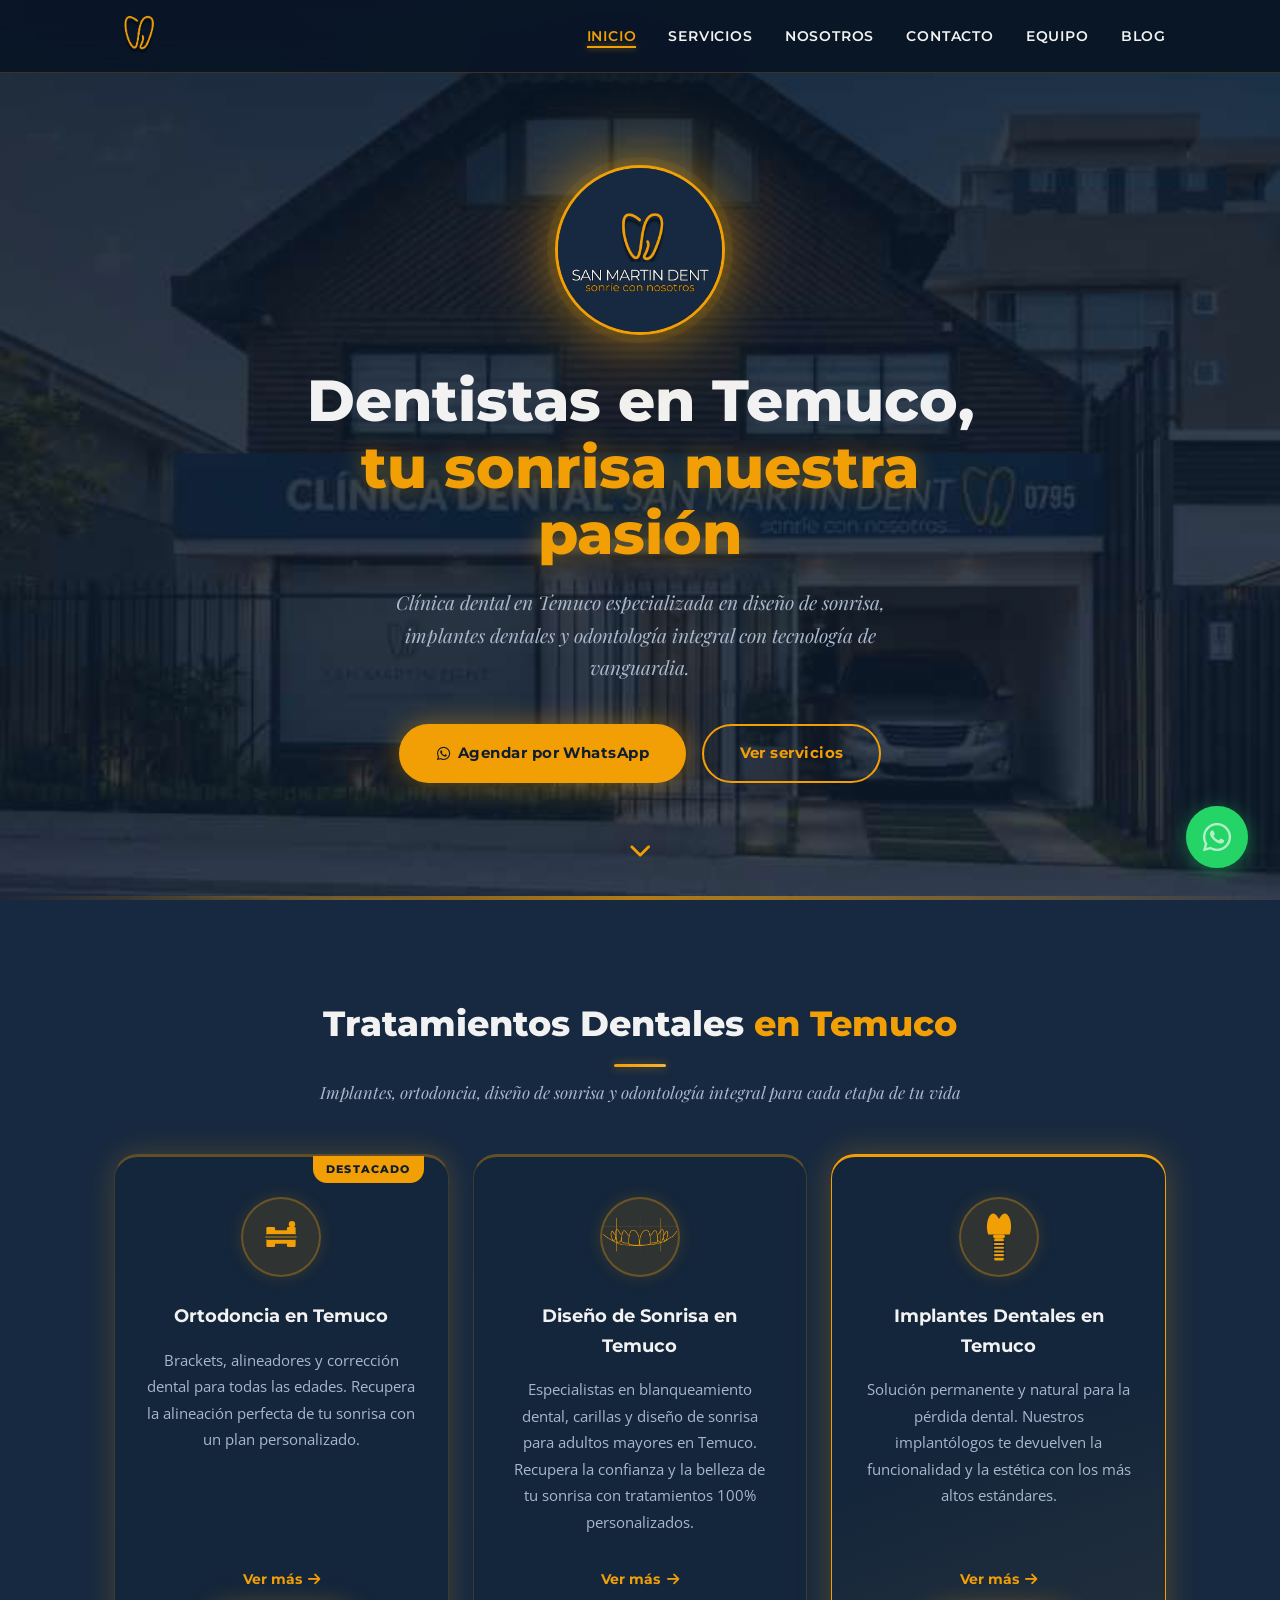
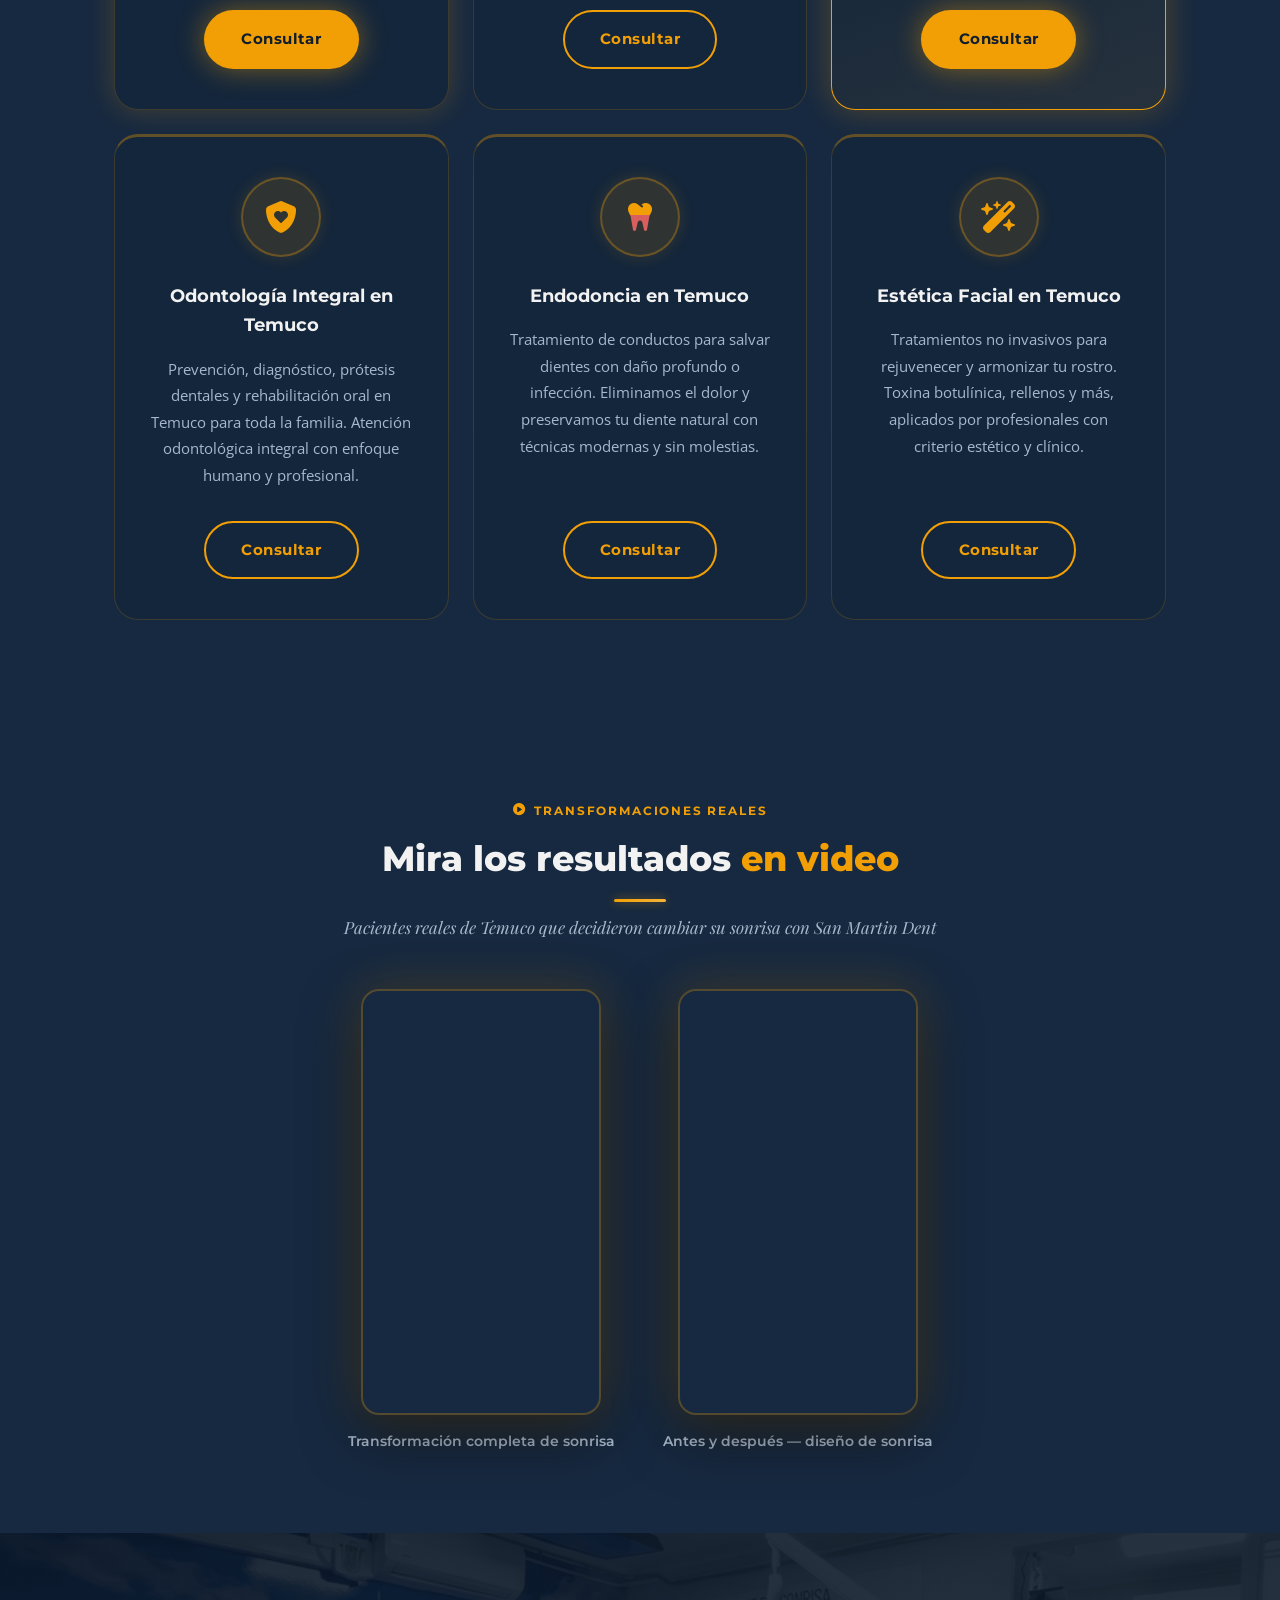
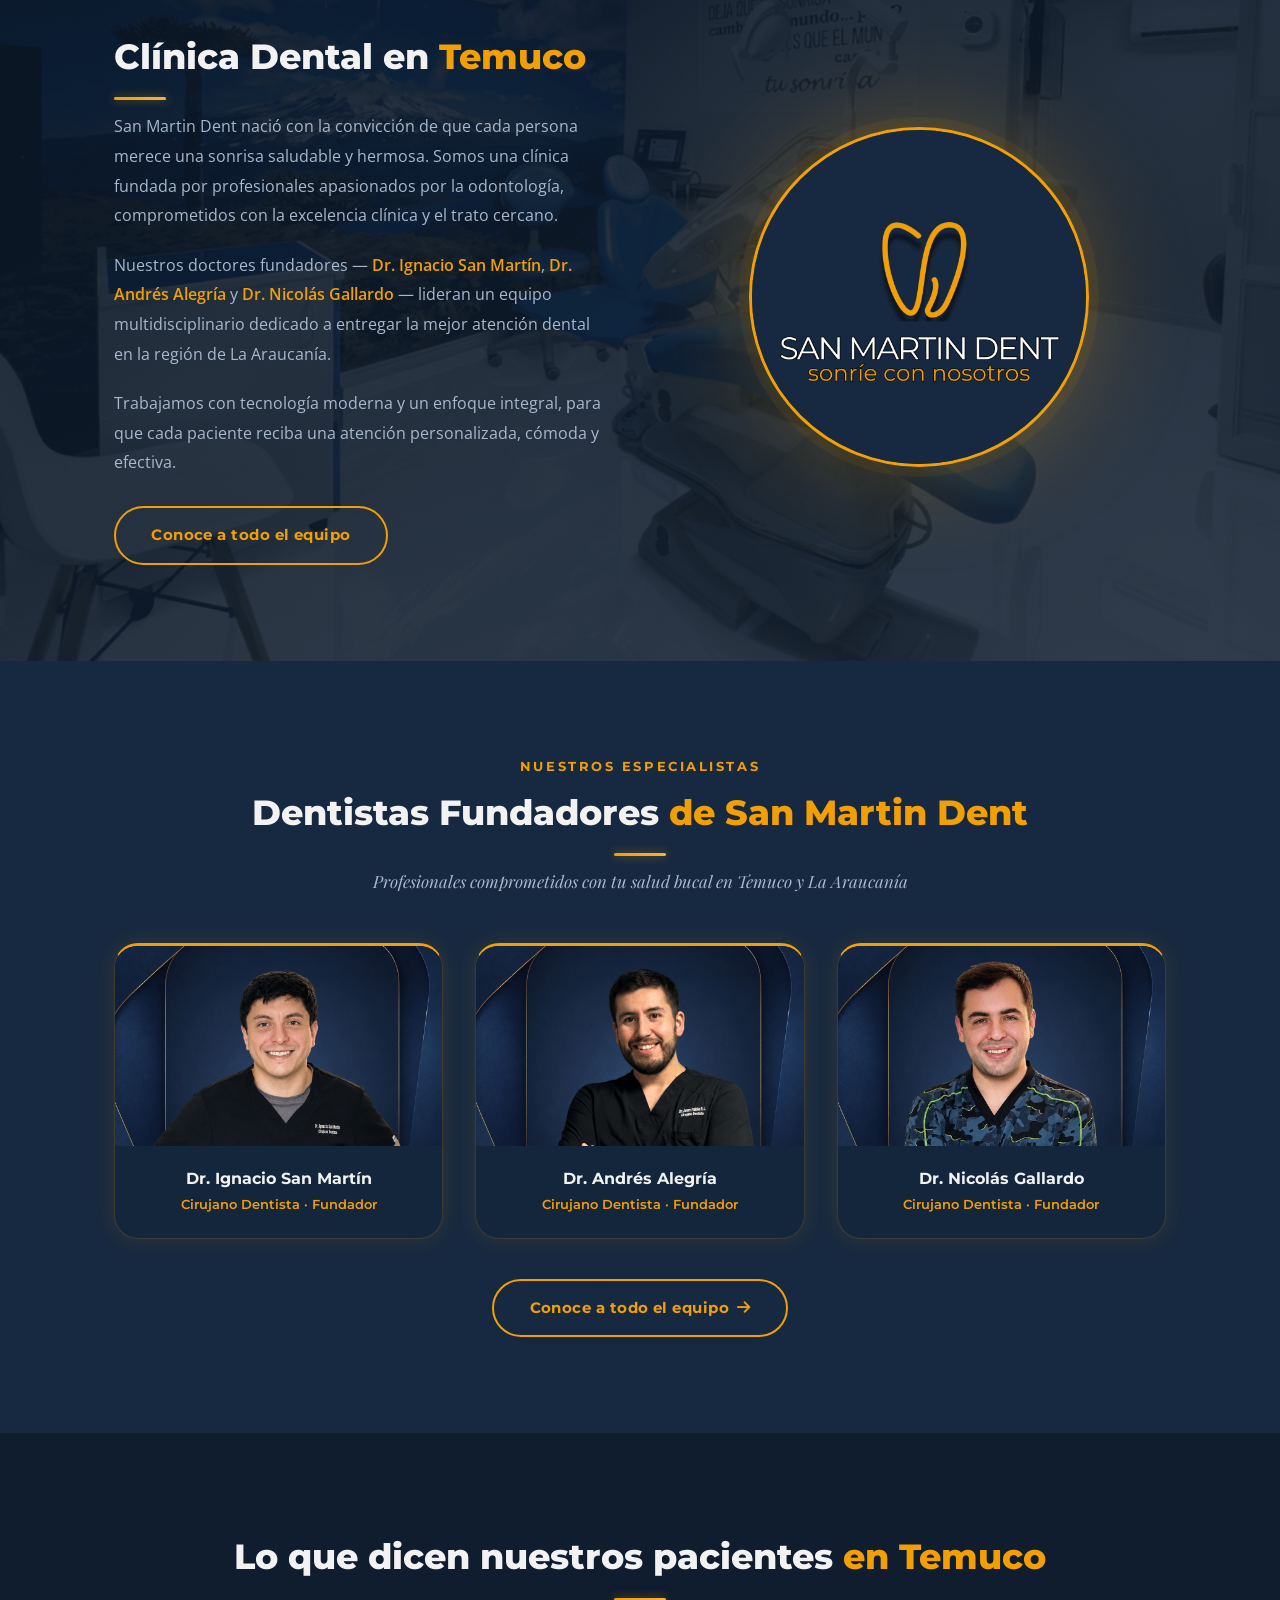
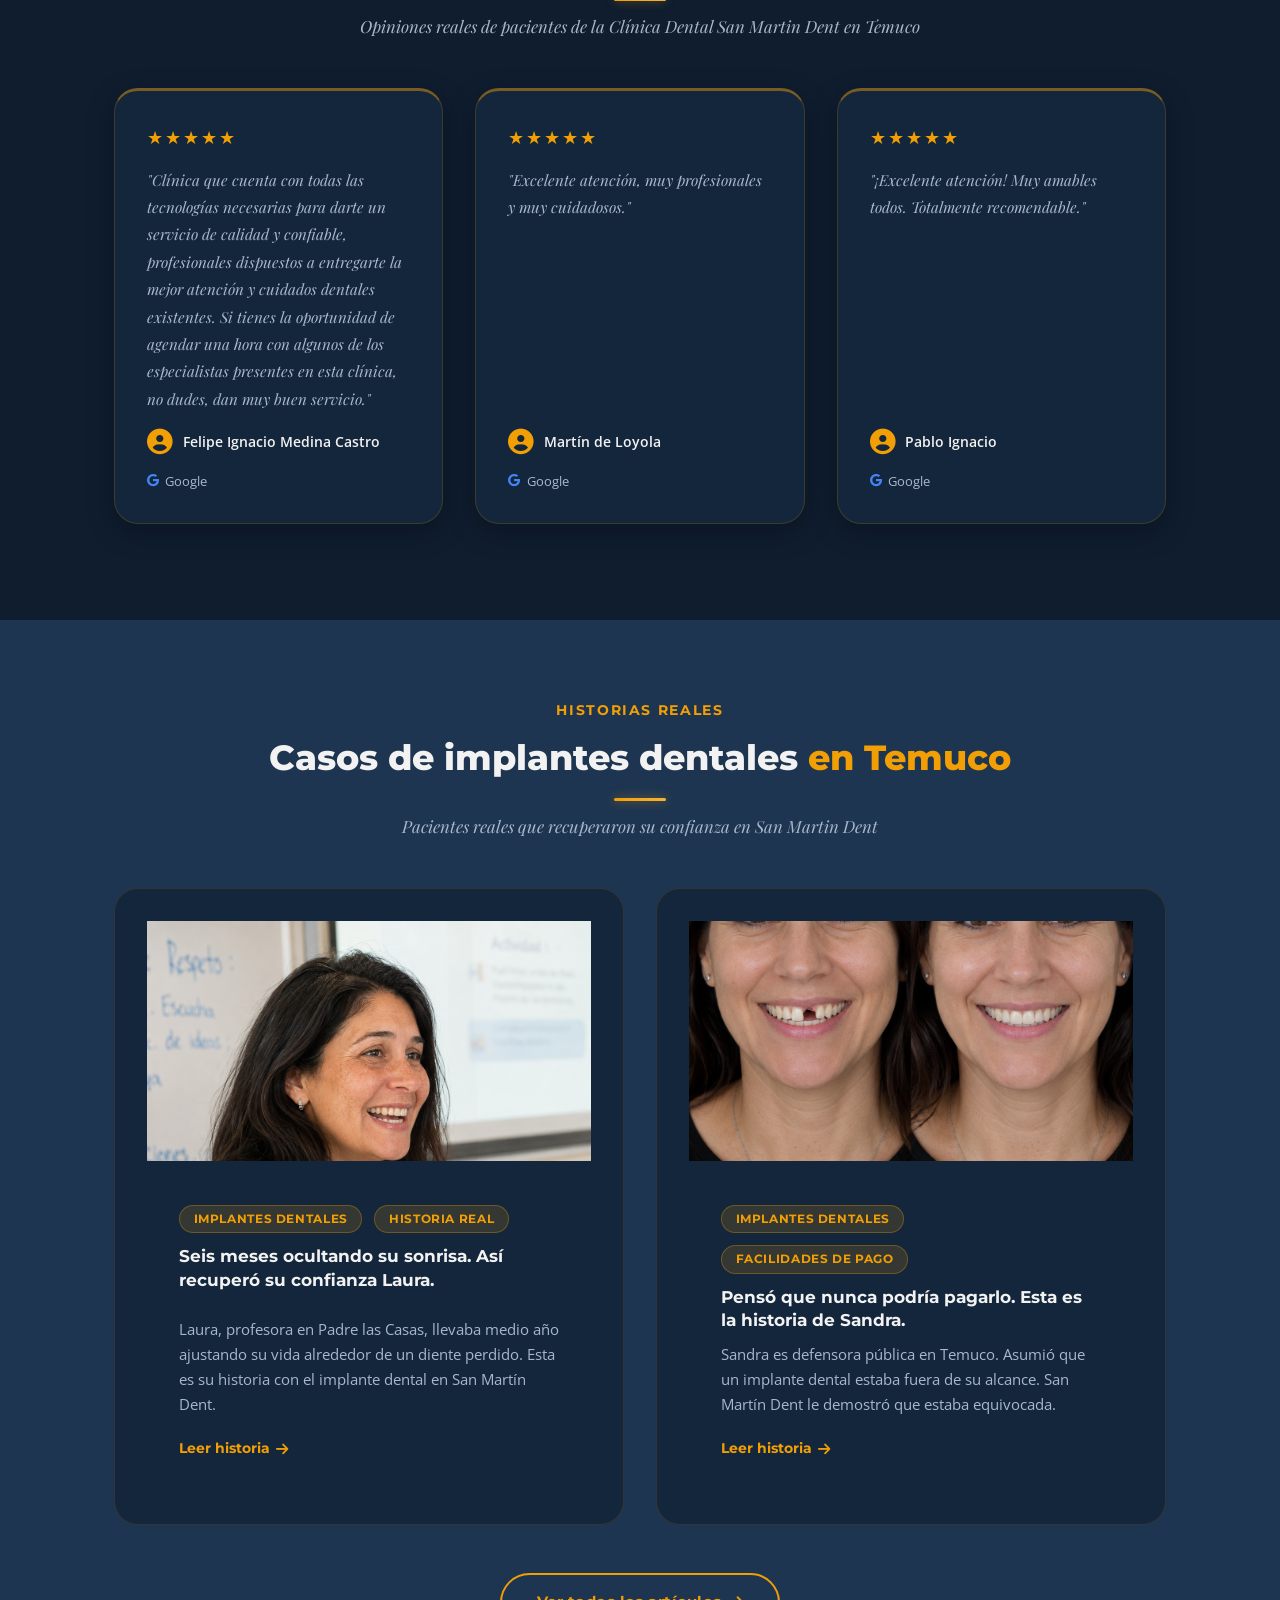
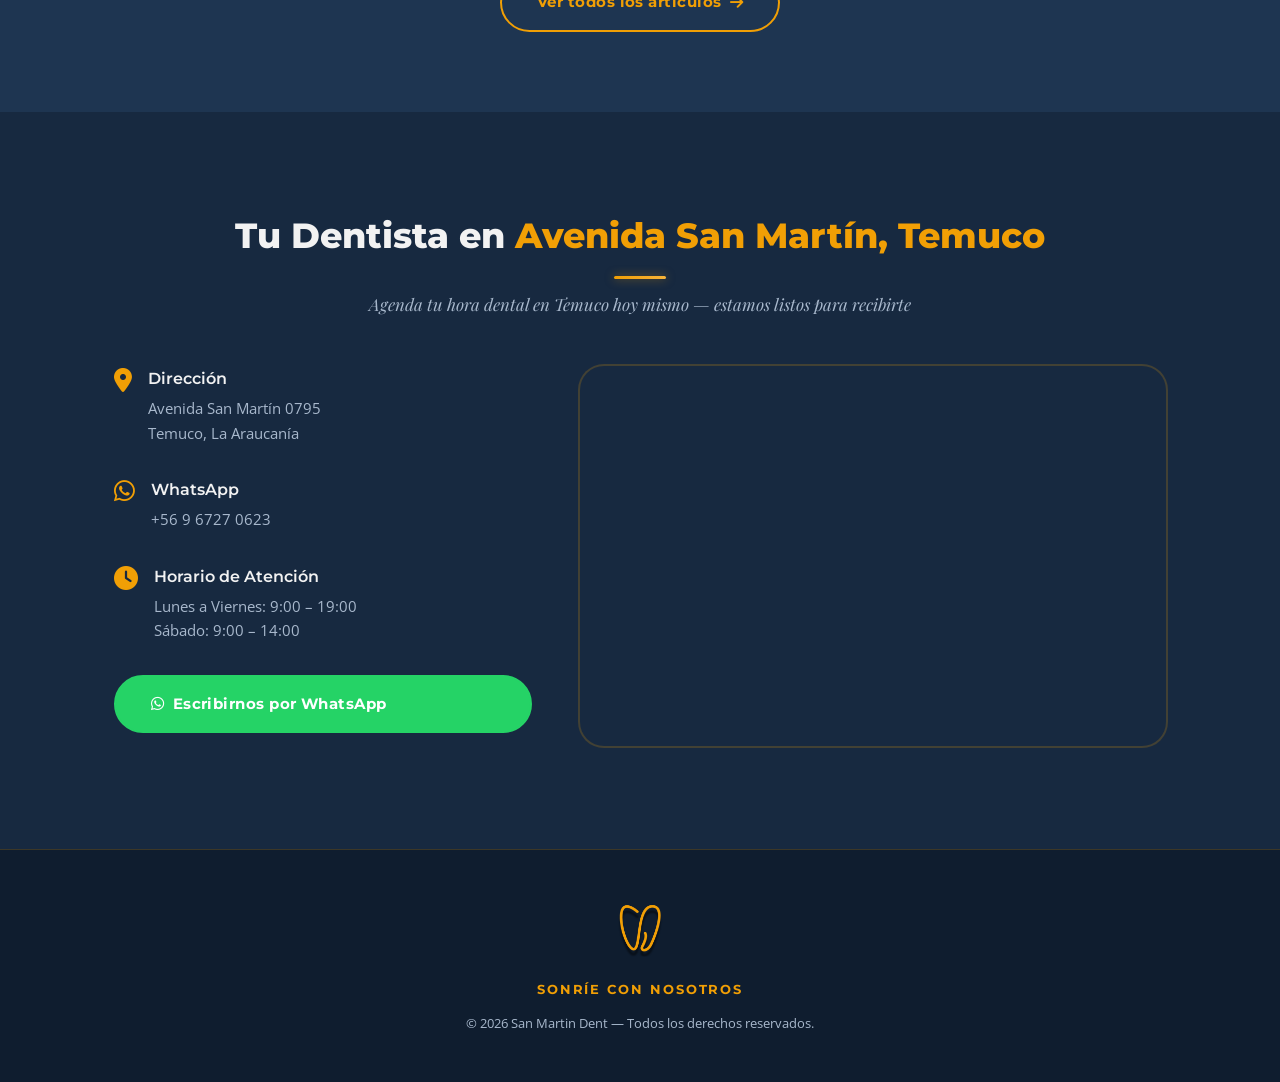
<file: index.html>
<!DOCTYPE html>
<html lang="es">
<head>
    <meta charset="UTF-8">
    <meta name="viewport" content="width=device-width, initial-scale=1.0">
    <title>Clínica Dental Temuco | San Martin Dent</title>
    <meta name="description" content="Clínica dental Temuco | Implantes • Diseño de sonrisa • Odontología integral. Agenda por WhatsApp — atención Lun–Sáb.">
    <meta name="keywords" content="dentista Temuco, clínica dental Temuco, implantes dentales Temuco, diseño de sonrisa Temuco, odontólogo Temuco, dentista La Araucanía, ortodoncia Temuco, blanqueamiento dental Temuco, endodoncia Temuco, prótesis dental Temuco, rehabilitación oral Temuco, hora dental Temuco, dentista adultos mayores Temuco, dentista Avenida San Martín, estética dental Temuco">
    <meta name="robots" content="index, follow">
    <link rel="canonical" href="https://sanmartindent.cl/">

    <!-- Open Graph -->
    <meta property="og:type" content="website">
    <meta property="og:url" content="https://sanmartindent.cl/">
    <meta property="og:title" content="Clínica Dental Temuco | San Martin Dent">
    <meta property="og:description" content="Dentistas en Temuco especializados en implantes dentales, diseño de sonrisa y odontología integral. Agenda tu hora por WhatsApp.">
    <meta property="og:image" content="https://sanmartindent.cl/assets/equipo-fundadores.jpg">
    <meta property="og:image:width" content="1200">
    <meta property="og:image:height" content="630">
    <meta property="og:locale" content="es_CL">
    <meta property="og:site_name" content="San Martin Dent">

    <!-- Twitter Card -->
    <meta name="twitter:card" content="summary_large_image">
    <meta name="twitter:title" content="Clínica Dental Temuco | San Martin Dent">
    <meta name="twitter:description" content="Dentistas en Temuco especializados en implantes dentales, diseño de sonrisa y odontología integral.">
    <meta name="twitter:image" content="https://sanmartindent.cl/assets/equipo-fundadores.jpg">

    <link rel="preconnect" href="https://fonts.googleapis.com">
    <link rel="preconnect" href="https://fonts.gstatic.com" crossorigin>
    <link href="https://fonts.googleapis.com/css2?family=Montserrat:wght@400;600;700;800&family=Open+Sans:wght@400;500;600&family=Playfair+Display:ital,wght@0,400;0,600;1,400;1,600&display=swap" rel="stylesheet">
    <link rel="stylesheet" href="https://cdnjs.cloudflare.com/ajax/libs/font-awesome/6.5.0/css/all.min.css">
    <link rel="stylesheet" href="styles.css">
    <link rel="icon" href="assets/logos-icono.png">

    <!-- Schema.org JSON-LD -->
    <script type="application/ld+json">
    {
      "@context": "https://schema.org",
      "@type": "Dentist",
      "name": "San Martin Dent",
      "url": "https://sanmartindent.cl",
      "logo": "https://sanmartindent.cl/assets/logo.png",
      "image": "https://sanmartindent.cl/assets/equipo-fundadores.jpg",
      "description": "Clínica dental en Temuco especializada en diseño de sonrisa, implantes dentales y odontología integral con tecnología de vanguardia.",
      "telephone": "+56967270623",
      "priceRange": "$$",
      "address": {
        "@type": "PostalAddress",
        "streetAddress": "Avenida San Martín 0795",
        "addressLocality": "Temuco",
        "addressRegion": "La Araucanía",
        "addressCountry": "CL"
      },
      "geo": {
        "@type": "GeoCoordinates",
        "latitude": -38.7359,
        "longitude": -72.5904
      },
      "openingHoursSpecification": [
        {
          "@type": "OpeningHoursSpecification",
          "dayOfWeek": ["Monday","Tuesday","Wednesday","Thursday","Friday"],
          "opens": "09:00",
          "closes": "19:00"
        },
        {
          "@type": "OpeningHoursSpecification",
          "dayOfWeek": ["Saturday"],
          "opens": "09:00",
          "closes": "14:00"
        }
      ],
      "contactPoint": {
        "@type": "ContactPoint",
        "telephone": "+56967270623",
        "contactType": "reservas",
        "availableLanguage": "Spanish"
      },
      "hasOfferCatalog": {
        "@type": "OfferCatalog",
        "name": "Servicios Dentales Temuco",
        "itemListElement": [
          {"@type": "Offer", "itemOffered": {"@type": "Service", "name": "Diseño de Sonrisa Temuco"}},
          {"@type": "Offer", "itemOffered": {"@type": "Service", "name": "Implantes Dentales Temuco"}},
          {"@type": "Offer", "itemOffered": {"@type": "Service", "name": "Odontología Integral Temuco"}}
        ]
      },
      "founder": [
        {"@type": "Person", "name": "Dr. Ignacio San Martín", "jobTitle": "Cirujano Dentista"},
        {"@type": "Person", "name": "Dr. Andrés Alegría", "jobTitle": "Cirujano Dentista"},
        {"@type": "Person", "name": "Dr. Nicolás Gallardo", "jobTitle": "Cirujano Dentista"}
      ]
    }
    </script>

<!-- Meta Pixel Code -->
<script>
!function(f,b,e,v,n,t,s)
{if(f.fbq)return;n=f.fbq=function(){n.callMethod?
n.callMethod.apply(n,arguments):n.queue.push(arguments)};
if(!f._fbq)f._fbq=n;n.push=n;n.loaded=!0;n.version='2.0';
n.queue=[];t=b.createElement(e);t.async=!0;
t.src=v;s=b.getElementsByTagName(e)[0];
s.parentNode.insertBefore(t,s)}(window, document,'script',
'https://connect.facebook.net/en_US/fbevents.js');
fbq('init', '1521014895368723');
fbq('track', 'PageView');
</script>
<noscript><img height="1" width="1" style="display:none"
src="https://www.facebook.com/tr?id=1521014895368723&ev=PageView&noscript=1"
/></noscript>
<!-- End Meta Pixel Code -->
</head>
<body>

    <!-- HEADER -->
    <header class="header" id="header">
        <nav class="nav container">
            <a href="index.html" class="nav__logo">
                <img src="assets/logos-icono.png" alt="San Martin Dent" class="nav__logo-img">
            </a>
            <ul class="nav__menu" id="navMenu">
                <li><a href="#inicio"    class="nav__link">Inicio</a></li>
                <li><a href="#servicios" class="nav__link">Servicios</a></li>
                <li><a href="#nosotros"  class="nav__link">Nosotros</a></li>
                <li><a href="#contacto"  class="nav__link">Contacto</a></li>
                <li><a href="equipo.html" class="nav__link">Equipo</a></li>
                <li><a href="blog/index.html" class="nav__link">Blog</a></li>
            </ul>
            <button class="nav__toggle" id="navToggle" aria-label="Abrir menú">
                <i class="fas fa-bars"></i>
            </button>
        </nav>
    </header>

    <!-- ===== HERO ===== -->
    <section class="hero" id="inicio">
        <div class="container" style="display:flex;flex-direction:column;align-items:center;">
            <img src="assets/logo.png" alt="Clínica Dental San Martin Dent Temuco" class="hero__logo">
            <h1 class="hero__title">Dentistas en Temuco, <span>tu sonrisa nuestra pasión</span></h1>
            <p class="hero__subtitle">
                Clínica dental en Temuco especializada en diseño de sonrisa, implantes dentales y odontología integral con tecnología de vanguardia.
            </p>
            <div class="hero__btns">
                <a href="https://wa.me/56967270623?text=Hola%2C%20me%20gustar%C3%ADa%20agendar%20una%20cita%20en%20San%20Martin%20Dent"
                   class="btn btn--primary" target="_blank" rel="noopener">
                    <i class="fab fa-whatsapp"></i> Agendar por WhatsApp
                </a>
                <a href="#servicios" class="btn btn--outline">Ver servicios</a>
            </div>
        </div>
        <div class="hero__scroll" aria-hidden="true">
            <i class="fas fa-chevron-down"></i>
        </div>
    </section>

    <!-- ===== SERVICIOS ===== -->
    <section class="services" id="servicios">
        <div class="container">
            <h2 class="section__title">Tratamientos Dentales <span>en Temuco</span></h2>
            <p class="section__subtitle">Implantes, ortodoncia, diseño de sonrisa y odontología integral para cada etapa de tu vida</p>
            <div class="services__grid">

                <!-- Ortodoncia — destacado -->
                <div class="service__card service__card--highlight">
                    <span class="service__badge">Destacado</span>
                    <div class="service__icon">
                        <svg xmlns="http://www.w3.org/2000/svg" viewBox="0 0 70 70" fill="currentColor" class="bracket-svg">
                            <!-- Ala izquierda (superior e inferior) -->
                            <rect x="3" y="13" width="19" height="44" rx="3"/>
                            <!-- Ala derecha -->
                            <rect x="48" y="13" width="19" height="44" rx="3"/>
                            <!-- Cuerpo central -->
                            <rect x="20" y="20" width="30" height="30" rx="2"/>
                            <!-- Ranura del arco (slot) -->
                            <rect x="0" y="29" width="70" height="12" rx="6" fill="var(--bg-card)"/>
                            <!-- Arco/wire dentro del slot -->
                            <rect x="0" y="32" width="70" height="6" rx="3" opacity="0.45"/>
                            <!-- Bolita de ligadura -->
                            <circle cx="59" cy="7" r="7"/>
                            <!-- Conector bolita -->
                            <rect x="56" y="12" width="6" height="8" rx="2"/>
                        </svg>
                    </div>
                    <h3><a href="servicios/ortodoncia-temuco.html">Ortodoncia en Temuco</a></h3>
                    <p>
                        Brackets, alineadores y corrección dental para todas las edades. Recupera la alineación perfecta de tu sonrisa con un plan personalizado.
                    </p>
                    <a href="servicios/ortodoncia-temuco.html" class="post__link">Ver más <i class="fas fa-arrow-right"></i></a>
                    <a href="https://wa.me/56967270623?text=Hola%2C%20me%20interesa%20la%20Ortodoncia"
                       class="btn btn--primary" target="_blank" rel="noopener">Consultar</a>
                </div>

                <!-- Diseño de Sonrisa -->
                <div class="service__card">
                    <div class="service__icon">
                        <img src="assets/icono-diseno-sonrisa.png" alt="Diseño de sonrisa" class="service__icon-img">
                    </div>
                    <h3><a href="servicios/diseno-sonrisa-temuco.html">Diseño de Sonrisa en Temuco</a></h3>
                    <p>
                        Especialistas en blanqueamiento dental, carillas y diseño de sonrisa para adultos mayores en Temuco. Recupera la confianza y la belleza de tu sonrisa con tratamientos 100% personalizados.
                    </p>
                    <a href="servicios/diseno-sonrisa-temuco.html" class="post__link">Ver más <i class="fas fa-arrow-right"></i></a>
                    <a href="https://wa.me/56967270623?text=Hola%2C%20me%20interesa%20el%20Dise%C3%B1o%20de%20Sonrisa"
                       class="btn btn--outline" target="_blank" rel="noopener">Consultar</a>
                </div>

                <!-- Implantes — destacado -->
                <div class="service__card service__card--featured">
                    <div class="service__icon service__icon--implant">
                        <svg xmlns="http://www.w3.org/2000/svg" viewBox="0 0 60 95" fill="currentColor" class="implant-svg">
                            <!-- Corona molar -->
                            <path d="M10,42 C7,35 6,22 10,12 C13,5 18,1 23,4 C26,6 29,11 30,13 C31,11 34,6 37,4 C42,1 47,5 50,12 C54,22 53,35 50,42 Z"/>
                            <!-- Collar -->
                            <rect x="19" y="42" width="22" height="7" rx="3"/>
                            <!-- Poste del implante -->
                            <rect x="21" y="49" width="18" height="42" rx="3"/>
                            <!-- Roscas -->
                            <rect x="18" y="55" width="24" height="3" rx="1.5" fill="var(--bg-card)"/>
                            <rect x="18" y="62" width="24" height="3" rx="1.5" fill="var(--bg-card)"/>
                            <rect x="18" y="69" width="24" height="3" rx="1.5" fill="var(--bg-card)"/>
                            <rect x="18" y="76" width="24" height="3" rx="1.5" fill="var(--bg-card)"/>
                            <rect x="18" y="83" width="24" height="3" rx="1.5" fill="var(--bg-card)"/>
                        </svg>
                    </div>
                    <h3><a href="servicios/implantes-dentales-temuco.html">Implantes Dentales en Temuco</a></h3>
                    <p>
                        Solución permanente y natural para la pérdida dental. Nuestros implantólogos te devuelven la funcionalidad y la estética con los más altos estándares.
                    </p>
                    <a href="servicios/implantes-dentales-temuco.html" class="post__link">Ver más <i class="fas fa-arrow-right"></i></a>
                    <a href="https://wa.me/56967270623?text=Hola%2C%20me%20interesa%20el%20servicio%20de%20Implantes%20Dentales"
                       class="btn btn--primary" target="_blank" rel="noopener">Consultar</a>
                </div>

                <!-- Odontología Integral -->
                <div class="service__card">
                    <div class="service__icon">
                        <i class="fas fa-shield-heart"></i>
                    </div>
                    <h3>Odontología Integral en Temuco</h3>
                    <p>
                        Prevención, diagnóstico, prótesis dentales y rehabilitación oral en Temuco para toda la familia. Atención odontológica integral con enfoque humano y profesional.
                    </p>
                    <a href="https://wa.me/56967270623?text=Hola%2C%20me%20interesa%20la%20Odontolog%C3%ADa%20Integral"
                       class="btn btn--outline" target="_blank" rel="noopener">Consultar</a>
                </div>

                <!-- Endodoncia -->
                <div class="service__card">
                    <div class="service__icon service__icon--endo">
                        <i class="fas fa-tooth"></i>
                    </div>
                    <h3>Endodoncia en Temuco</h3>
                    <p>
                        Tratamiento de conductos para salvar dientes con daño profundo o infección. Eliminamos el dolor y preservamos tu diente natural con técnicas modernas y sin molestias.
                    </p>
                    <a href="https://wa.me/56967270623?text=Hola%2C%20me%20interesa%20la%20Endodoncia"
                       class="btn btn--outline" target="_blank" rel="noopener">Consultar</a>
                </div>

                <!-- Estética Facial -->
                <div class="service__card">
                    <div class="service__icon">
                        <i class="fas fa-wand-magic-sparkles"></i>
                    </div>
                    <h3>Estética Facial en Temuco</h3>
                    <p>
                        Tratamientos no invasivos para rejuvenecer y armonizar tu rostro. Toxina botulínica, rellenos y más, aplicados por profesionales con criterio estético y clínico.
                    </p>
                    <a href="https://wa.me/56967270623?text=Hola%2C%20me%20interesa%20la%20Est%C3%A9tica%20Facial"
                       class="btn btn--outline" target="_blank" rel="noopener">Consultar</a>
                </div>

            </div>
        </div>
    </section>

    <!-- ===== VIDEOS TRANSFORMACIONES ===== -->
    <section class="shorts-section">
        <div class="container">
            <span class="shorts__label"><i class="fas fa-play-circle"></i> Transformaciones reales</span>
            <h2 class="section__title">Mira los resultados <span>en video</span></h2>
            <p class="section__subtitle">Pacientes reales de Temuco que decidieron cambiar su sonrisa con San Martin Dent</p>
            <div class="shorts__grid">
                <div class="shorts__item">
                    <div class="shorts__frame">
                        <iframe
                            src="https://www.youtube.com/embed/9Im7JreTx2c?rel=0&modestbranding=1&playsinline=1"
                            title="Transformación de sonrisa 1 — San Martin Dent Temuco"
                            allow="accelerometer; autoplay; clipboard-write; encrypted-media; gyroscope; picture-in-picture"
                            allowfullscreen loading="lazy">
                        </iframe>
                    </div>
                    <p class="shorts__caption">Transformación completa de sonrisa</p>
                </div>
                <div class="shorts__item">
                    <div class="shorts__frame">
                        <iframe
                            src="https://www.youtube.com/embed/I-lm-X4M1Kw?rel=0&modestbranding=1&playsinline=1"
                            title="Transformación de sonrisa 2 — San Martin Dent Temuco"
                            allow="accelerometer; autoplay; clipboard-write; encrypted-media; gyroscope; picture-in-picture"
                            allowfullscreen loading="lazy">
                        </iframe>
                    </div>
                    <p class="shorts__caption">Antes y después — diseño de sonrisa</p>
                </div>
            </div>
        </div>
    </section>

    <!-- ===== NOSOTROS ===== -->
    <section class="about" id="nosotros">
        <div class="container">
            <div class="about__content">
                <div class="about__text">
                    <h2 class="section__title">Clínica Dental en <span>Temuco</span></h2>
                    <p>
                        San Martin Dent nació con la convicción de que cada persona merece una sonrisa saludable y hermosa. Somos una clínica fundada por profesionales apasionados por la odontología, comprometidos con la excelencia clínica y el trato cercano.
                    </p>
                    <p>
                        Nuestros doctores fundadores — <strong>Dr. Ignacio San Martín</strong>, <strong>Dr. Andrés Alegría</strong> y <strong>Dr. Nicolás Gallardo</strong> — lideran un equipo multidisciplinario dedicado a entregar la mejor atención dental en la región de La Araucanía.
                    </p>
                    <p>
                        Trabajamos con tecnología moderna y un enfoque integral, para que cada paciente reciba una atención personalizada, cómoda y efectiva.
                    </p>
                    <a href="equipo.html" class="btn btn--outline">Conoce a todo el equipo</a>
                </div>
                <div class="about__logo">
                    <img src="assets/logo.png" alt="Clínica Dental San Martin Dent Temuco">
                </div>
            </div>
        </div>
    </section>

    <!-- ===== EQUIPO MINI ===== -->
    <section class="team-mini" id="equipo">
        <div class="container">
            <p class="team-mini__label">Nuestros Especialistas</p>
            <h2 class="section__title">Dentistas Fundadores <span>de San Martin Dent</span></h2>
            <p class="section__subtitle">Profesionales comprometidos con tu salud bucal en Temuco y La Araucanía</p>
            <div class="team-mini__grid">

                <div class="team-mini__card">
                    <div class="team-mini__avatar">
                        <img src="assets/dr-san-martin.png" alt="Dr. Ignacio San Martín, dentista Temuco">
                    </div>
                    <h3 class="team-mini__name">Dr. Ignacio San Martín</h3>
                    <p class="team-mini__role">Cirujano Dentista · Fundador</p>
                </div>

                <div class="team-mini__card">
                    <div class="team-mini__avatar">
                        <img src="assets/dr-alegria.png" alt="Dr. Andrés Alegría, dentista Temuco">
                    </div>
                    <h3 class="team-mini__name">Dr. Andrés Alegría</h3>
                    <p class="team-mini__role">Cirujano Dentista · Fundador</p>
                </div>

                <div class="team-mini__card">
                    <div class="team-mini__avatar">
                        <img src="assets/dr-gallardo.png" alt="Dr. Nicolás Gallardo, dentista Temuco">
                    </div>
                    <h3 class="team-mini__name">Dr. Nicolás Gallardo</h3>
                    <p class="team-mini__role">Cirujano Dentista · Fundador</p>
                </div>

            </div>
            <div class="team-mini__cta">
                <a href="equipo.html" class="btn btn--outline">
                    Conoce a todo el equipo <i class="fas fa-arrow-right"></i>
                </a>
            </div>
        </div>
    </section>

    <!-- ===== TESTIMONIOS ===== -->
    <section class="testimonials" id="testimonios">
        <div class="container">
            <h2 class="section__title">Lo que dicen nuestros pacientes <span>en Temuco</span></h2>
            <p class="section__subtitle">Opiniones reales de pacientes de la Clínica Dental San Martin Dent en Temuco</p>
            <div class="testimonials__grid">

                <div class="testimonial__card">
                    <div class="testimonial__stars">★★★★★</div>
                    <p class="testimonial__text">"Clínica que cuenta con todas las tecnologías necesarias para darte un servicio de calidad y confiable, profesionales dispuestos a entregarte la mejor atención y cuidados dentales existentes. Si tienes la oportunidad de agendar una hora con algunos de los especialistas presentes en esta clínica, no dudes, dan muy buen servicio."</p>
                    <div class="testimonial__author">
                        <i class="fas fa-user-circle"></i>
                        <span>Felipe Ignacio Medina Castro</span>
                    </div>
                    <span class="testimonial__source"><i class="fab fa-google"></i> Google</span>
                </div>

                <div class="testimonial__card">
                    <div class="testimonial__stars">★★★★★</div>
                    <p class="testimonial__text">"Excelente atención, muy profesionales y muy cuidadosos."</p>
                    <div class="testimonial__author">
                        <i class="fas fa-user-circle"></i>
                        <span>Martín de Loyola</span>
                    </div>
                    <span class="testimonial__source"><i class="fab fa-google"></i> Google</span>
                </div>

                <div class="testimonial__card">
                    <div class="testimonial__stars">★★★★★</div>
                    <p class="testimonial__text">"¡Excelente atención! Muy amables todos. Totalmente recomendable."</p>
                    <div class="testimonial__author">
                        <i class="fas fa-user-circle"></i>
                        <span>Pablo Ignacio</span>
                    </div>
                    <span class="testimonial__source"><i class="fab fa-google"></i> Google</span>
                </div>

            </div>
        </div>
    </section>

    <!-- ===== BLOG PREVIEW ===== -->
    <section class="blog-preview" id="blog">
        <div class="container">
            <p class="blog-preview__label">Historias reales</p>
            <h2 class="section__title">Casos de implantes dentales <span>en Temuco</span></h2>
            <p class="section__subtitle">Pacientes reales que recuperaron su confianza en San Martin Dent</p>
            <div class="blog-preview__grid">

                <!-- Laura -->
                <article class="post__card post__card--visual">
                    <a href="blog/implantes-dentales-temuco.html" class="post__card-img-link">
                        <img src="blog/implantes/laura/5.png" alt="Laura recuperó su confianza con implante dental en Temuco" class="post__card-img">
                    </a>
                    <div class="post__card-body">
                        <div class="post__meta">
                            <span class="post__tag">Implantes Dentales</span>
                            <span class="post__tag">Historia real</span>
                        </div>
                        <h3 class="post__title">
                            <a href="blog/implantes-dentales-temuco.html">Seis meses ocultando su sonrisa. Así recuperó su confianza Laura.</a>
                        </h3>
                        <p class="post__excerpt">
                            Laura, profesora en Padre las Casas, llevaba medio año ajustando su vida alrededor de un diente perdido. Esta es su historia con el implante dental en San Martín Dent.
                        </p>
                        <a href="blog/implantes-dentales-temuco.html" class="post__link">
                            Leer historia <i class="fas fa-arrow-right"></i>
                        </a>
                    </div>
                </article>

                <!-- Sandra -->
                <article class="post__card post__card--visual">
                    <a href="blog/implante-dental-financiamiento-temuco.html" class="post__card-img-link">
                        <img src="blog/implantes/Sandra/1.png" alt="Sandra pudo pagar su implante dental en Temuco con facilidades de pago" class="post__card-img" style="object-position: center 70%;">
                    </a>
                    <div class="post__card-body">
                        <div class="post__meta">
                            <span class="post__tag">Implantes Dentales</span>
                            <span class="post__tag">Facilidades de pago</span>
                        </div>
                        <h3 class="post__title">
                            <a href="blog/implante-dental-financiamiento-temuco.html">Pensó que nunca podría pagarlo. Esta es la historia de Sandra.</a>
                        </h3>
                        <p class="post__excerpt">
                            Sandra es defensora pública en Temuco. Asumió que un implante dental estaba fuera de su alcance. San Martín Dent le demostró que estaba equivocada.
                        </p>
                        <a href="blog/implante-dental-financiamiento-temuco.html" class="post__link">
                            Leer historia <i class="fas fa-arrow-right"></i>
                        </a>
                    </div>
                </article>

            </div>
            <div class="blog-preview__cta">
                <a href="blog/index.html" class="btn btn--outline">
                    Ver todos los artículos <i class="fas fa-arrow-right"></i>
                </a>
            </div>
        </div>
    </section>

    <!-- ===== CONTACTO ===== -->
    <section class="contact" id="contacto">
        <div class="container">
            <h2 class="section__title">Tu Dentista en <span>Avenida San Martín, Temuco</span></h2>
            <p class="section__subtitle">Agenda tu hora dental en Temuco hoy mismo — estamos listos para recibirte</p>
            <div class="contact__grid">

                <div class="contact__info">
                    <div class="contact__item">
                        <i class="fas fa-map-marker-alt"></i>
                        <div>
                            <h4>Dirección</h4>
                            <p>Avenida San Martín 0795<br>Temuco, La Araucanía</p>
                        </div>
                    </div>
                    <div class="contact__item">
                        <i class="fab fa-whatsapp"></i>
                        <div>
                            <h4>WhatsApp</h4>
                            <p>+56 9 6727 0623</p>
                        </div>
                    </div>
                    <div class="contact__item">
                        <i class="fas fa-clock"></i>
                        <div>
                            <h4>Horario de Atención</h4>
                            <p>
                                Lunes a Viernes: 9:00 – 19:00<br>
                                Sábado: 9:00 – 14:00
                            </p>
                        </div>
                    </div>
                    <a href="https://wa.me/56967270623?text=Hola%2C%20me%20gustar%C3%ADa%20agendar%20una%20cita%20en%20San%20Martin%20Dent"
                       class="btn btn--whatsapp" target="_blank" rel="noopener">
                        <i class="fab fa-whatsapp"></i> Escribirnos por WhatsApp
                    </a>
                </div>

                <div class="contact__map">
                    <iframe
                        src="https://www.google.com/maps/embed?pb=!1m18!1m12!1m3!1d3112.0756866474726!2d-72.61601942407081!3d-38.73902537175821!2m3!1f0!2f0!3f0!3m2!1i1024!2i768!4f13.1!3m3!1m2!1s0x9614d34b6ed6d5ad%3A0xf4303443f0d63b3d!2sCl%C3%ADnica%20Dental%20San%20Martin%20Dent%20-%20Dentista!5e0!3m2!1ses-419!2scl!4v1780440872277!5m2!1ses-419!2scl"
                        allowfullscreen loading="lazy" referrerpolicy="no-referrer-when-downgrade"
                        title="Clínica Dental San Martin Dent - Dentista en Temuco">
                    </iframe>
                </div>

            </div>
        </div>
    </section>

    <!-- FOOTER -->
    <footer class="footer">
        <div class="container">
            <div class="footer__content">
                <img src="assets/logos-icono.png" alt="San Martin Dent" class="footer__logo">
                <p class="footer__slogan">Sonríe con Nosotros</p>
                <p class="footer__copy">&copy; 2026 San Martin Dent &mdash; Todos los derechos reservados.</p>
            </div>
        </div>
    </footer>

    <!-- BOTÓN FLOTANTE WHATSAPP -->
    <a href="https://wa.me/56967270623?text=Hola%2C%20me%20gustar%C3%ADa%20agendar%20una%20cita%20en%20San%20Martin%20Dent"
       class="whatsapp-float" target="_blank" rel="noopener" aria-label="Contactar por WhatsApp">
        <span class="pulse"></span>
        <i class="fab fa-whatsapp"></i>
    </a>

    <script src="script.js"></script>
</body>
</html>
</file>
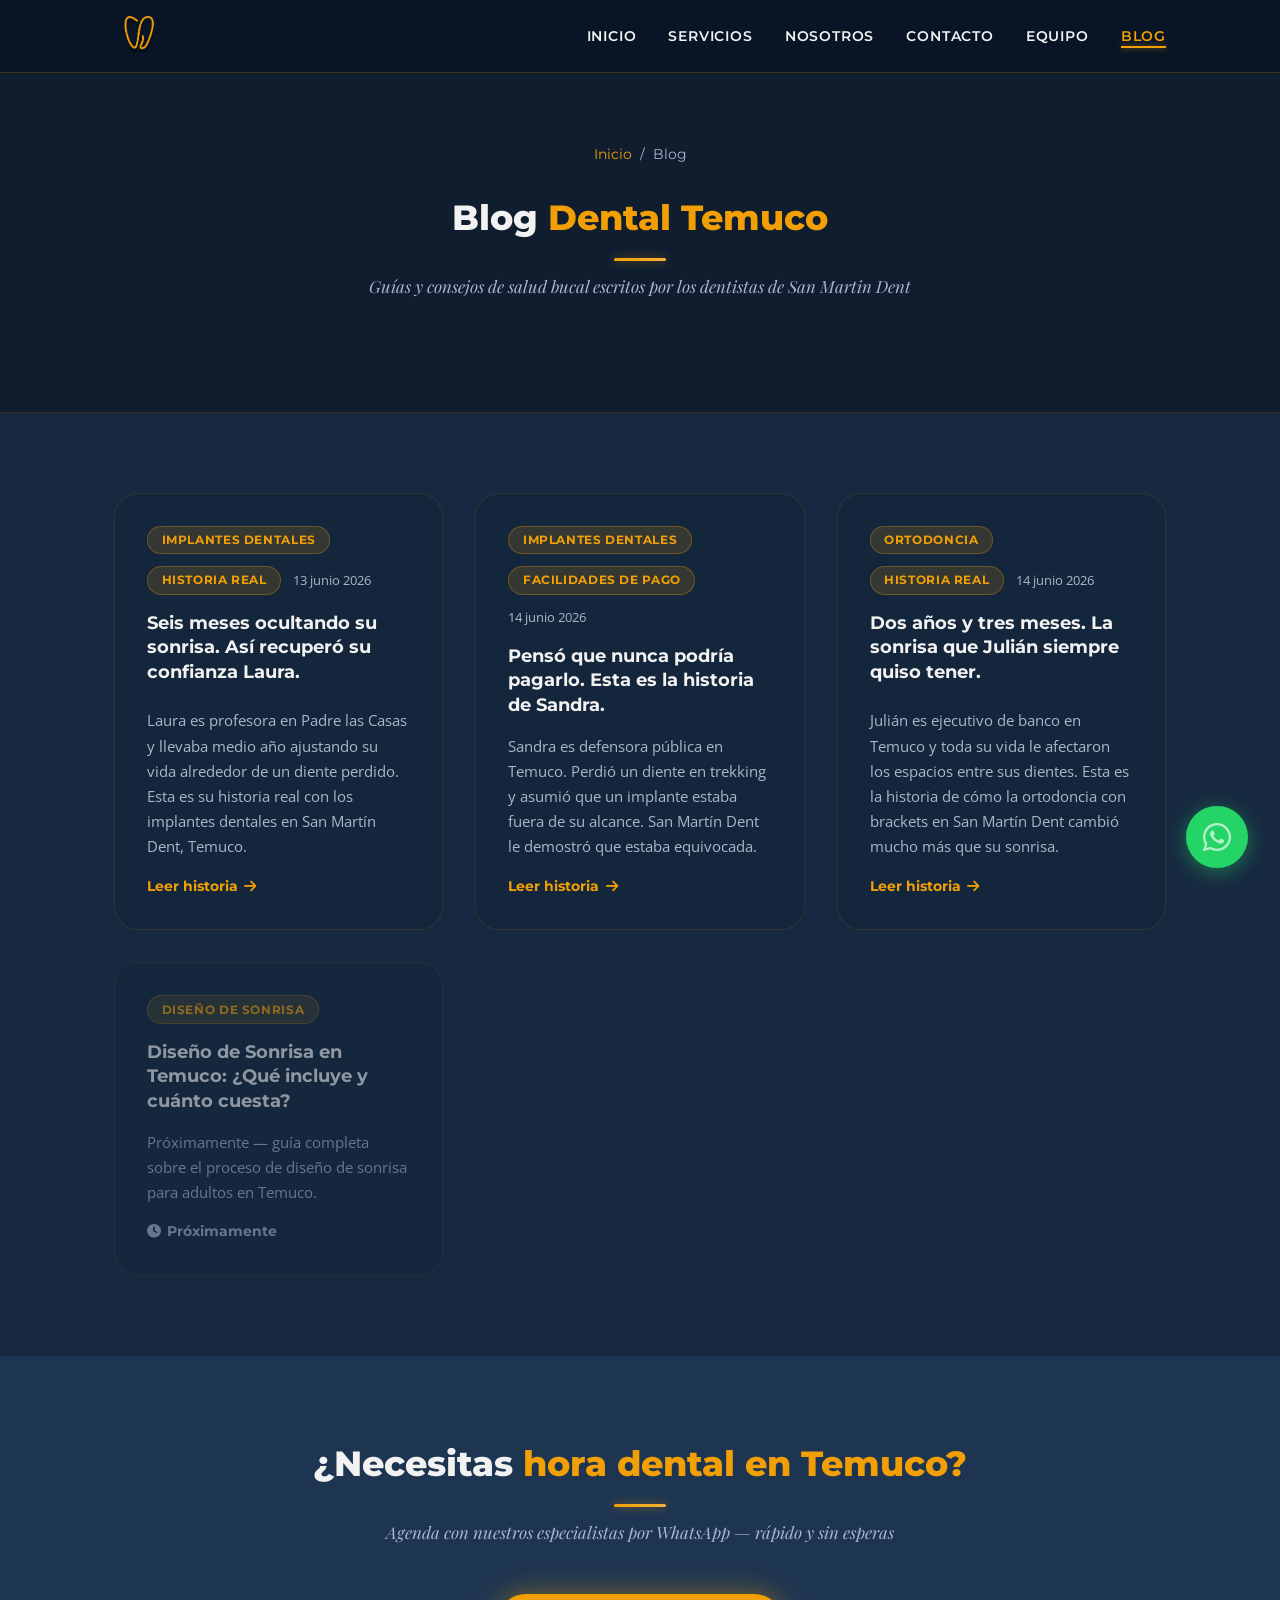
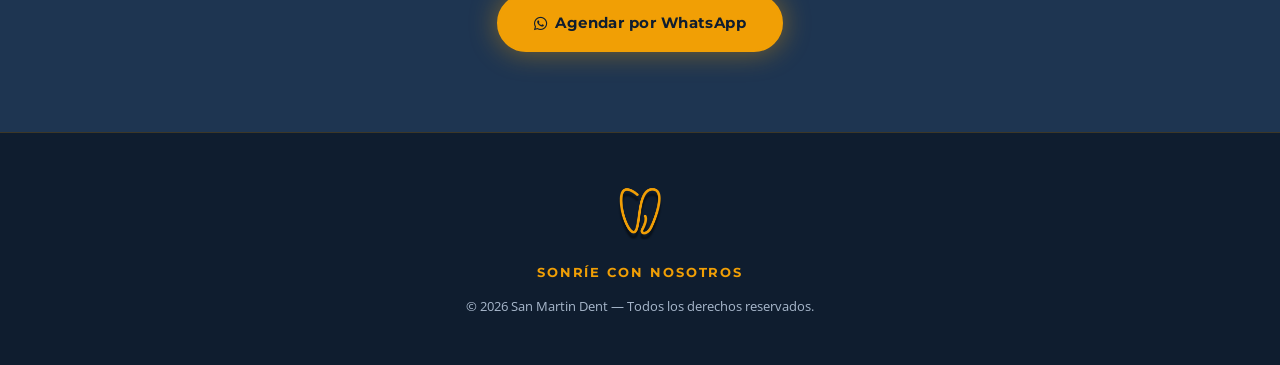
<file: blog/index.html>
<!DOCTYPE html>
<html lang="es">
<head>
    <meta charset="UTF-8">
    <meta name="viewport" content="width=device-width, initial-scale=1.0">
    <title>Blog Dental Temuco | Consejos y Guías | San Martin Dent</title>
    <meta name="description" content="Blog de la Clínica Dental San Martin Dent en Temuco. Guías sobre implantes dentales, diseño de sonrisa, blanqueamiento y salud bucal en La Araucanía.">
    <meta name="keywords" content="blog dental Temuco, consejos dentales Temuco, implantes dentales Temuco, diseño de sonrisa Temuco, salud bucal Temuco, dentista Temuco">
    <meta name="robots" content="index, follow">
    <link rel="canonical" href="https://sanmartindent.cl/blog/">

    <!-- Open Graph -->
    <meta property="og:type" content="website">
    <meta property="og:url" content="https://sanmartindent.cl/blog/">
    <meta property="og:title" content="Blog Dental Temuco | San Martin Dent">
    <meta property="og:description" content="Guías y consejos sobre implantes dentales, diseño de sonrisa y salud bucal de los dentistas de San Martin Dent en Temuco.">
    <meta property="og:image" content="https://sanmartindent.cl/assets/clinica-exterior.jpg">
    <meta property="og:locale" content="es_CL">
    <meta property="og:site_name" content="San Martin Dent">

    <link rel="preconnect" href="https://fonts.googleapis.com">
    <link rel="preconnect" href="https://fonts.gstatic.com" crossorigin>
    <link href="https://fonts.googleapis.com/css2?family=Montserrat:wght@400;600;700;800&family=Open+Sans:wght@400;500;600&family=Playfair+Display:ital,wght@0,400;0,600;1,400;1,600&display=swap" rel="stylesheet">
    <link rel="stylesheet" href="https://cdnjs.cloudflare.com/ajax/libs/font-awesome/6.5.0/css/all.min.css">
    <link rel="stylesheet" href="../styles.css">
    <link rel="icon" href="../assets/logo.png">

    <!-- Schema.org -->
    <script type="application/ld+json">
    {
      "@context": "https://schema.org",
      "@type": "Blog",
      "name": "Blog Dental San Martin Dent Temuco",
      "url": "https://sanmartindent.cl/blog/",
      "description": "Guías y consejos sobre salud bucal, implantes dentales y diseño de sonrisa en Temuco",
      "publisher": {
        "@type": "Dentist",
        "name": "San Martin Dent",
        "url": "https://sanmartindent.cl",
        "telephone": "+56967270623",
        "address": {
          "@type": "PostalAddress",
          "streetAddress": "Avenida San Martín 0795",
          "addressLocality": "Temuco",
          "addressRegion": "La Araucanía",
          "addressCountry": "CL"
        }
      }
    }
    </script>

<!-- Meta Pixel Code -->
<script>
!function(f,b,e,v,n,t,s)
{if(f.fbq)return;n=f.fbq=function(){n.callMethod?
n.callMethod.apply(n,arguments):n.queue.push(arguments)};
if(!f._fbq)f._fbq=n;n.push=n;n.loaded=!0;n.version='2.0';
n.queue=[];t=b.createElement(e);t.async=!0;
t.src=v;s=b.getElementsByTagName(e)[0];
s.parentNode.insertBefore(t,s)}(window, document,'script',
'https://connect.facebook.net/en_US/fbevents.js');
fbq('init', '1521014895368723');
fbq('track', 'PageView');
</script>
<noscript><img height="1" width="1" style="display:none"
src="https://www.facebook.com/tr?id=1521014895368723&ev=PageView&noscript=1"
/></noscript>
<!-- End Meta Pixel Code -->
</head>
<body>

    <!-- HEADER -->
    <header class="header" id="header">
        <nav class="nav container">
            <a href="../index.html" class="nav__logo">
                <img src="../assets/logos-icono.png" alt="Clínica Dental San Martin Dent Temuco" class="nav__logo-img">
            </a>
            <ul class="nav__menu" id="navMenu">
                <li><a href="../index.html#inicio"    class="nav__link">Inicio</a></li>
                <li><a href="../index.html#servicios" class="nav__link">Servicios</a></li>
                <li><a href="../index.html#nosotros"  class="nav__link">Nosotros</a></li>
                <li><a href="../index.html#contacto"  class="nav__link">Contacto</a></li>
                <li><a href="../equipo.html"          class="nav__link">Equipo</a></li>
                <li><a href="../blog/index.html"      class="nav__link active">Blog</a></li>
            </ul>
            <button class="nav__toggle" id="navToggle" aria-label="Abrir menú">
                <i class="fas fa-bars"></i>
            </button>
        </nav>
    </header>

    <!-- HERO BLOG -->
    <section class="blog-hero">
        <div class="container">
            <nav class="breadcrumb" aria-label="Ruta de navegación">
                <a href="../index.html">Inicio</a>
                <span>/</span>
                <span>Blog</span>
            </nav>
            <h1 class="section__title">Blog <span>Dental Temuco</span></h1>
            <p class="section__subtitle">Guías y consejos de salud bucal escritos por los dentistas de San Martin Dent</p>
        </div>
    </section>

    <!-- ARTÍCULOS -->
    <section class="blog-listing">
        <div class="container">
            <div class="blog__grid">

                <!-- Artículo 1: Historia Laura -->
                <article class="post__card">
                    <div class="post__meta">
                        <span class="post__tag">Implantes Dentales</span>
                        <span class="post__tag">Historia real</span>
                        <time class="post__date" datetime="2026-06-13">13 junio 2026</time>
                    </div>
                    <h2 class="post__title">
                        <a href="implantes-dentales-temuco.html">Seis meses ocultando su sonrisa. Así recuperó su confianza Laura.</a>
                    </h2>
                    <p class="post__excerpt">
                        Laura es profesora en Padre las Casas y llevaba medio año ajustando su vida alrededor de un diente perdido. Esta es su historia real con los implantes dentales en San Martín Dent, Temuco.
                    </p>
                    <a href="implantes-dentales-temuco.html" class="post__link">
                        Leer historia <i class="fas fa-arrow-right"></i>
                    </a>
                </article>

                <!-- Artículo 2: Historia Sandra -->
                <article class="post__card">
                    <div class="post__meta">
                        <span class="post__tag">Implantes Dentales</span>
                        <span class="post__tag">Facilidades de pago</span>
                        <time class="post__date" datetime="2026-06-14">14 junio 2026</time>
                    </div>
                    <h2 class="post__title">
                        <a href="implante-dental-financiamiento-temuco.html">Pensó que nunca podría pagarlo. Esta es la historia de Sandra.</a>
                    </h2>
                    <p class="post__excerpt">
                        Sandra es defensora pública en Temuco. Perdió un diente en trekking y asumió que un implante estaba fuera de su alcance. San Martín Dent le demostró que estaba equivocada.
                    </p>
                    <a href="implante-dental-financiamiento-temuco.html" class="post__link">
                        Leer historia <i class="fas fa-arrow-right"></i>
                    </a>
                </article>

                <!-- Artículo 3: Historia Julián -->
                <article class="post__card">
                    <div class="post__meta">
                        <span class="post__tag">Ortodoncia</span>
                        <span class="post__tag">Historia real</span>
                        <time class="post__date" datetime="2026-06-14">14 junio 2026</time>
                    </div>
                    <h2 class="post__title">
                        <a href="ortodoncia-brackets-temuco.html">Dos años y tres meses. La sonrisa que Julián siempre quiso tener.</a>
                    </h2>
                    <p class="post__excerpt">
                        Julián es ejecutivo de banco en Temuco y toda su vida le afectaron los espacios entre sus dientes. Esta es la historia de cómo la ortodoncia con brackets en San Martín Dent cambió mucho más que su sonrisa.
                    </p>
                    <a href="ortodoncia-brackets-temuco.html" class="post__link">
                        Leer historia <i class="fas fa-arrow-right"></i>
                    </a>
                </article>

                <!-- Placeholder próximos artículos -->
                <div class="post__card post__card--coming">
                    <div class="post__meta">
                        <span class="post__tag">Diseño de Sonrisa</span>
                    </div>
                    <h2 class="post__title">Diseño de Sonrisa en Temuco: ¿Qué incluye y cuánto cuesta?</h2>
                    <p class="post__excerpt">Próximamente — guía completa sobre el proceso de diseño de sonrisa para adultos en Temuco.</p>
                    <span class="post__link post__link--soon"><i class="fas fa-clock"></i> Próximamente</span>
                </div>

            </div>
        </div>
    </section>

    <!-- CTA -->
    <section class="blog-cta">
        <div class="container">
            <h2 class="section__title">¿Necesitas <span>hora dental en Temuco?</span></h2>
            <p class="section__subtitle">Agenda con nuestros especialistas por WhatsApp — rápido y sin esperas</p>
            <a href="https://wa.me/56967270623?text=Hola%2C%20me%20gustar%C3%ADa%20agendar%20una%20cita%20en%20San%20Martin%20Dent"
               class="btn btn--primary" target="_blank" rel="noopener">
                <i class="fab fa-whatsapp"></i> Agendar por WhatsApp
            </a>
        </div>
    </section>

    <!-- FOOTER -->
    <footer class="footer">
        <div class="container">
            <div class="footer__content">
                <img src="../assets/logos-icono.png" alt="San Martin Dent" class="footer__logo">
                <p class="footer__slogan">Sonríe con Nosotros</p>
                <p class="footer__copy">&copy; 2026 San Martin Dent &mdash; Todos los derechos reservados.</p>
            </div>
        </div>
    </footer>

    <!-- BOTÓN FLOTANTE WHATSAPP -->
    <a href="https://wa.me/56967270623?text=Hola%2C%20me%20gustar%C3%ADa%20agendar%20una%20cita%20en%20San%20Martin%20Dent"
       class="whatsapp-float" target="_blank" rel="noopener" aria-label="Contactar por WhatsApp">
        <span class="pulse"></span>
        <i class="fab fa-whatsapp"></i>
    </a>

    <script src="../script.js"></script>
</body>
</html>
</file>
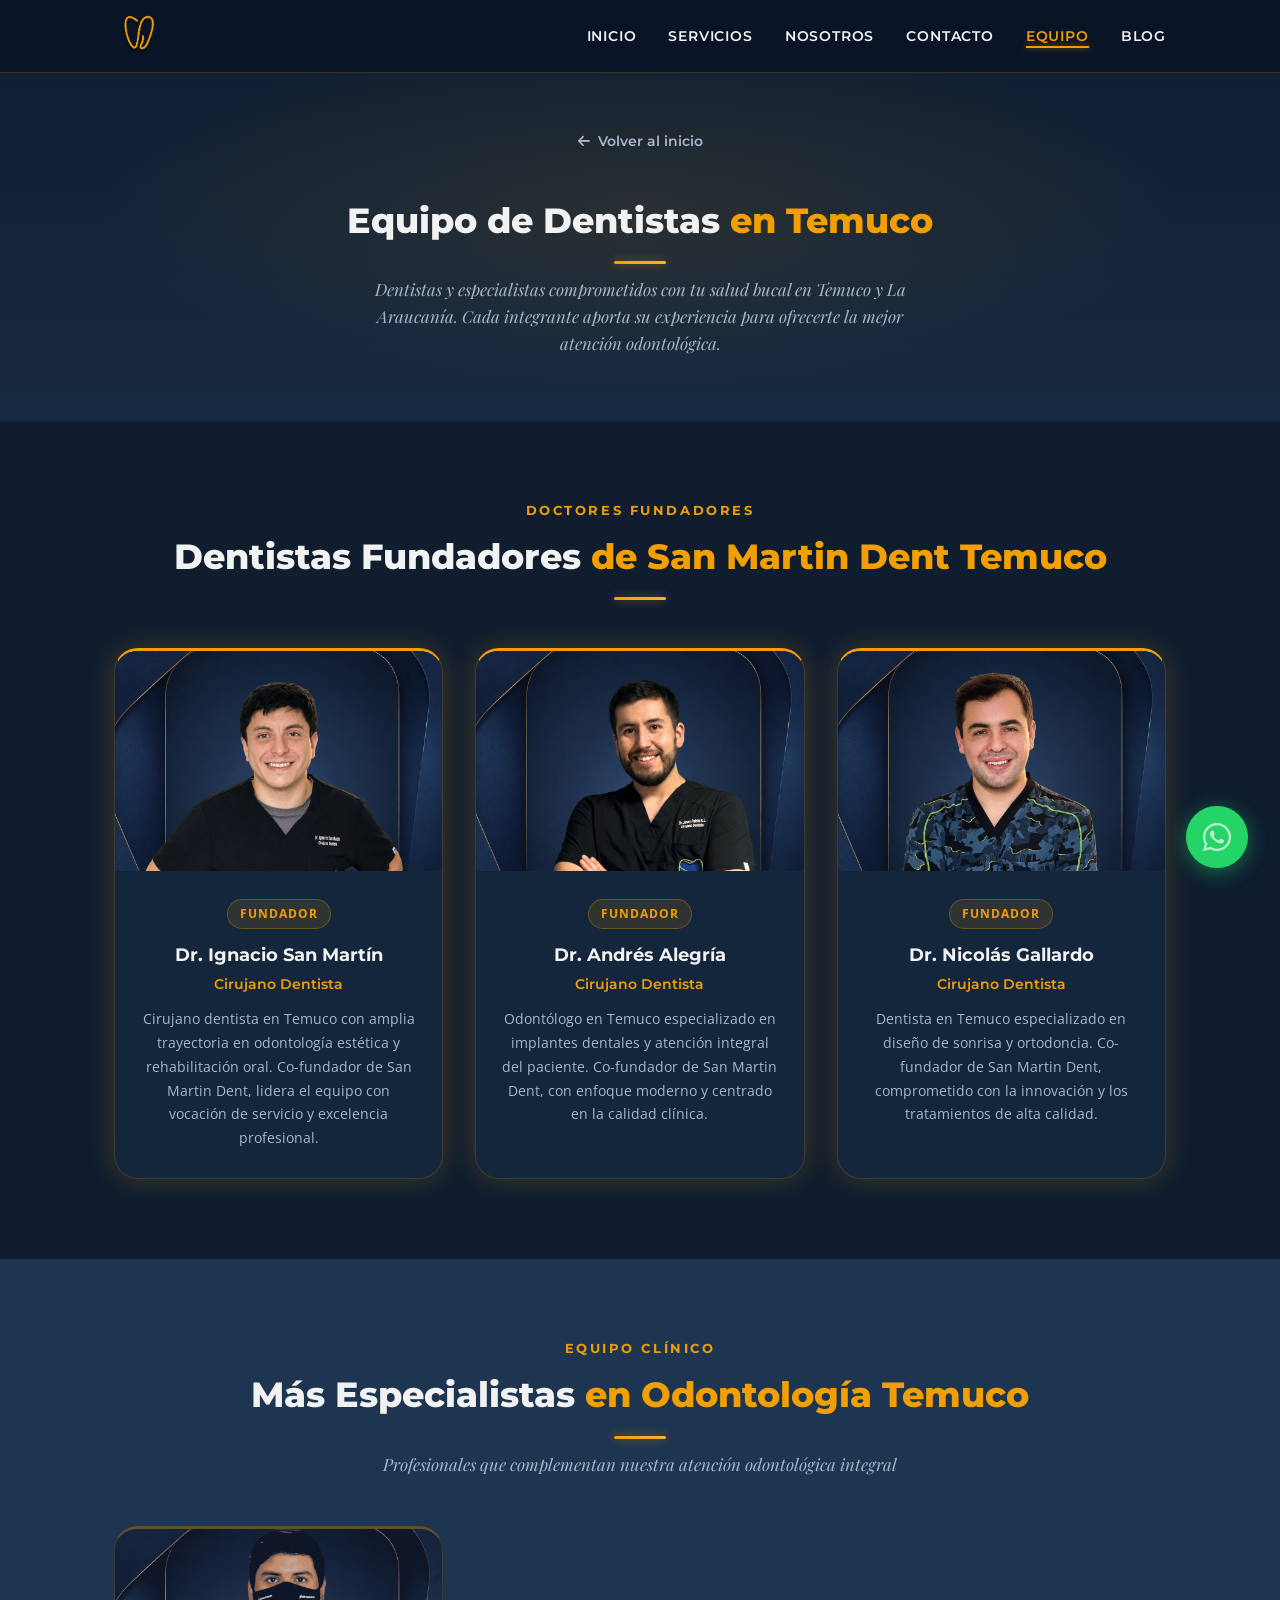
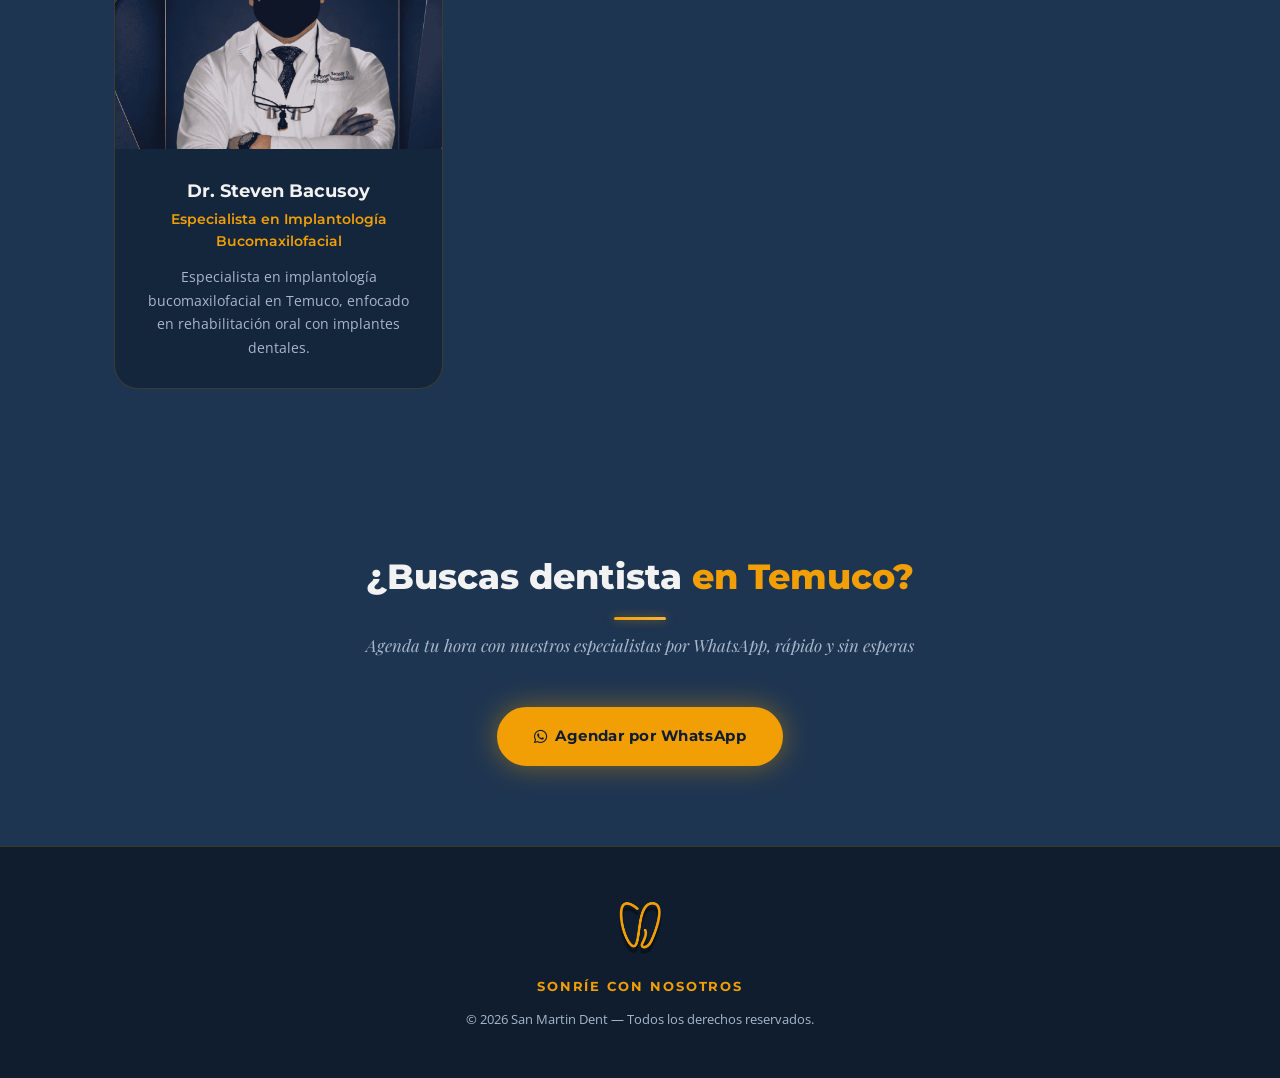
<file: equipo.html>
<!DOCTYPE html>
<html lang="es">
<head>
    <meta charset="UTF-8">
    <meta name="viewport" content="width=device-width, initial-scale=1.0">
    <title>Equipo de Dentistas en Temuco | San Martin Dent</title>
    <meta name="description" content="Conoce a los dentistas de San Martin Dent en Temuco. Cirujanos dentistas especializados en implantes, diseño de sonrisa y odontología integral en La Araucanía.">
    <meta name="keywords" content="dentistas Temuco, equipo odontológico Temuco, cirujano dentista Temuco, especialistas dentales La Araucanía, odontólogo Temuco, implantólogo Temuco, dentista adultos mayores Temuco, diseño de sonrisa Temuco, blanqueamiento dental Temuco, hora dental Temuco">
    <meta name="robots" content="index, follow">
    <link rel="canonical" href="https://sanmartindent.cl/equipo.html">

    <!-- Open Graph -->
    <meta property="og:type" content="website">
    <meta property="og:url" content="https://sanmartindent.cl/equipo.html">
    <meta property="og:title" content="Equipo de Dentistas en Temuco | San Martin Dent">
    <meta property="og:description" content="Conoce a los cirujanos dentistas de San Martin Dent en Temuco, especializados en implantes, diseño de sonrisa y odontología integral.">
    <meta property="og:image" content="https://sanmartindent.cl/assets/clinica-exterior.jpg">
    <meta property="og:locale" content="es_CL">
    <meta property="og:site_name" content="San Martin Dent">

    <!-- Twitter Card -->
    <meta name="twitter:card" content="summary_large_image">
    <meta name="twitter:title" content="Equipo de Dentistas en Temuco | San Martin Dent">
    <meta name="twitter:description" content="Conoce a los cirujanos dentistas de San Martin Dent en Temuco.">
    <meta name="twitter:image" content="https://sanmartindent.cl/assets/clinica-exterior.jpg">

    <link rel="preconnect" href="https://fonts.googleapis.com">
    <link rel="preconnect" href="https://fonts.gstatic.com" crossorigin>
    <link href="https://fonts.googleapis.com/css2?family=Montserrat:wght@400;600;700;800&family=Open+Sans:wght@400;500;600&family=Playfair+Display:ital,wght@0,400;0,600;1,400;1,600&display=swap" rel="stylesheet">
    <link rel="stylesheet" href="https://cdnjs.cloudflare.com/ajax/libs/font-awesome/6.5.0/css/all.min.css">
    <link rel="stylesheet" href="styles.css">
    <link rel="icon" href="assets/logo.png">

    <!-- Schema.org JSON-LD -->
    <script type="application/ld+json">
    {
      "@context": "https://schema.org",
      "@type": "MedicalOrganization",
      "name": "San Martin Dent — Equipo Clínico",
      "url": "https://sanmartindent.cl/equipo.html",
      "parentOrganization": {
        "@type": "Dentist",
        "name": "San Martin Dent",
        "url": "https://sanmartindent.cl"
      },
      "employee": [
        {
          "@type": "Physician",
          "name": "Dr. Ignacio San Martín",
          "jobTitle": "Cirujano Dentista",
          "image": "https://sanmartindent.cl/assets/dr-san-martin.png",
          "worksFor": {"@type": "Dentist", "name": "San Martin Dent"}
        },
        {
          "@type": "Physician",
          "name": "Dr. Andrés Alegría",
          "jobTitle": "Cirujano Dentista",
          "image": "https://sanmartindent.cl/assets/dr-alegria.png",
          "worksFor": {"@type": "Dentist", "name": "San Martin Dent"}
        },
        {
          "@type": "Physician",
          "name": "Dr. Nicolás Gallardo",
          "jobTitle": "Cirujano Dentista",
          "image": "https://sanmartindent.cl/assets/dr-gallardo.png",
          "worksFor": {"@type": "Dentist", "name": "San Martin Dent"}
        }
      ]
    }
    </script>

<!-- Meta Pixel Code -->
<script>
!function(f,b,e,v,n,t,s)
{if(f.fbq)return;n=f.fbq=function(){n.callMethod?
n.callMethod.apply(n,arguments):n.queue.push(arguments)};
if(!f._fbq)f._fbq=n;n.push=n;n.loaded=!0;n.version='2.0';
n.queue=[];t=b.createElement(e);t.async=!0;
t.src=v;s=b.getElementsByTagName(e)[0];
s.parentNode.insertBefore(t,s)}(window, document,'script',
'https://connect.facebook.net/en_US/fbevents.js');
fbq('init', '1521014895368723');
fbq('track', 'PageView');
</script>
<noscript><img height="1" width="1" style="display:none"
src="https://www.facebook.com/tr?id=1521014895368723&ev=PageView&noscript=1"
/></noscript>
<!-- End Meta Pixel Code -->
</head>
<body>

    <!-- HEADER -->
    <header class="header" id="header">
        <nav class="nav container">
            <a href="index.html" class="nav__logo">
                <img src="assets/logos-icono.png" alt="San Martin Dent" class="nav__logo-img">
            </a>
            <ul class="nav__menu" id="navMenu">
                <li><a href="index.html#inicio"    class="nav__link">Inicio</a></li>
                <li><a href="index.html#servicios" class="nav__link">Servicios</a></li>
                <li><a href="index.html#nosotros"  class="nav__link">Nosotros</a></li>
                <li><a href="index.html#contacto"  class="nav__link">Contacto</a></li>
                <li><a href="equipo.html" class="nav__link active">Equipo</a></li>
                <li><a href="blog/index.html" class="nav__link">Blog</a></li>
            </ul>
            <button class="nav__toggle" id="navToggle" aria-label="Abrir menú">
                <i class="fas fa-bars"></i>
            </button>
        </nav>
    </header>

    <!-- HERO -->
    <section class="team-hero">
        <div class="container">
            <a href="index.html" class="back-link">
                <i class="fas fa-arrow-left"></i> Volver al inicio
            </a>
            <h1 class="section__title">Equipo de Dentistas <span>en Temuco</span></h1>
            <p>
                Dentistas y especialistas comprometidos con tu salud bucal en Temuco y La Araucanía. Cada integrante aporta su experiencia para ofrecerte la mejor atención odontológica.
            </p>
        </div>
    </section>

    <!-- FUNDADORES -->
    <section class="team-section">
        <div class="container">
            <p class="team-section__label">Doctores Fundadores</p>
            <h2 class="section__title">Dentistas Fundadores <span>de San Martin Dent Temuco</span></h2>
            <div class="team__grid team__grid--founders">

                <div class="team__card team__card--founder">
                    <div class="team__avatar">
                        <img src="assets/dr-san-martin.png" alt="Dr. Ignacio San Martín, cirujano dentista Temuco">
                    </div>
                    <div class="team__info">
                        <span class="team__badge">Fundador</span>
                        <h3 class="team__name">Dr. Ignacio San Martín</h3>
                        <p class="team__title">Cirujano Dentista</p>
                        <p class="team__bio">
                            <!-- Agrega aquí la especialidad y descripción del Dr. San Martín -->
                            Cirujano dentista en Temuco con amplia trayectoria en odontología estética y rehabilitación oral. Co-fundador de San Martin Dent, lidera el equipo con vocación de servicio y excelencia profesional.
                        </p>
                    </div>
                </div>

                <div class="team__card team__card--founder">
                    <div class="team__avatar">
                        <img src="assets/dr-alegria.png" alt="Dr. Andrés Alegría, cirujano dentista Temuco">
                    </div>
                    <div class="team__info">
                        <span class="team__badge">Fundador</span>
                        <h3 class="team__name">Dr. Andrés Alegría</h3>
                        <p class="team__title">Cirujano Dentista</p>
                        <p class="team__bio">
                            <!-- Agrega aquí la especialidad y descripción del Dr. Alegría -->
                            Odontólogo en Temuco especializado en implantes dentales y atención integral del paciente. Co-fundador de San Martin Dent, con enfoque moderno y centrado en la calidad clínica.
                        </p>
                    </div>
                </div>

                <div class="team__card team__card--founder">
                    <div class="team__avatar">
                        <img src="assets/dr-gallardo.png" alt="Dr. Nicolás Gallardo, cirujano dentista Temuco">
                    </div>
                    <div class="team__info">
                        <span class="team__badge">Fundador</span>
                        <h3 class="team__name">Dr. Nicolás Gallardo</h3>
                        <p class="team__title">Cirujano Dentista</p>
                        <p class="team__bio">
                            <!-- Agrega aquí la especialidad y descripción del Dr. Gallardo -->
                            Dentista en Temuco especializado en diseño de sonrisa y ortodoncia. Co-fundador de San Martin Dent, comprometido con la innovación y los tratamientos de alta calidad.
                        </p>
                    </div>
                </div>

            </div>
        </div>
    </section>

    <!-- EQUIPO CLÍNICO (sección para más doctores) -->
    <section class="team-section">
        <div class="container">
            <p class="team-section__label">Equipo Clínico</p>
            <h2 class="section__title">Más Especialistas <span>en Odontología Temuco</span></h2>
            <p class="section__subtitle">Profesionales que complementan nuestra atención odontológica integral</p>
            <div class="team__grid">

                <!--
                    COPIA Y PEGA este bloque para agregar más doctores:

                    <div class="team__card">
                        <div class="team__avatar">
                            <img src="assets/nombre-foto.jpg" alt="Nombre del Doctor">
                        </div>
                        <div class="team__info">
                            <h3 class="team__name">Dr. Nombre Apellido</h3>
                            <p class="team__title">Especialidad</p>
                            <p class="team__bio">Descripción breve del doctor.</p>
                        </div>
                    </div>
                -->

                <div class="team__card">
                    <div class="team__avatar">
                        <img src="assets/dr-bacusoy.png" alt="Dr. Steven Bacusoy, especialista en implantología bucomaxilofacial Temuco">
                    </div>
                    <div class="team__info">
                        <h3 class="team__name">Dr. Steven Bacusoy</h3>
                        <p class="team__title">Especialista en Implantología Bucomaxilofacial</p>
                        <p class="team__bio">
                            <!-- Agrega aquí una descripción más completa si el doctor la proporciona -->
                            Especialista en implantología bucomaxilofacial en Temuco, enfocado en rehabilitación oral con implantes dentales.
                        </p>
                    </div>
                </div>

            </div>
        </div>
    </section>

    <!-- CTA CONTACTO -->
    <section style="padding: 5rem 0; text-align: center; background: var(--bg-light);">
        <div class="container">
            <h2 class="section__title">¿Buscas dentista <span>en Temuco?</span></h2>
            <p class="section__subtitle">Agenda tu hora con nuestros especialistas por WhatsApp, rápido y sin esperas</p>
            <a href="https://wa.me/56967270623?text=Hola%2C%20me%20gustar%C3%ADa%20agendar%20una%20cita%20en%20San%20Martin%20Dent"
               class="btn btn--primary" target="_blank" rel="noopener">
                <i class="fab fa-whatsapp"></i> Agendar por WhatsApp
            </a>
        </div>
    </section>

    <!-- FOOTER -->
    <footer class="footer">
        <div class="container">
            <div class="footer__content">
                <img src="assets/logos-icono.png" alt="San Martin Dent" class="footer__logo">
                <p class="footer__slogan">Sonríe con Nosotros</p>
                <p class="footer__copy">&copy; 2026 San Martin Dent &mdash; Todos los derechos reservados.</p>
            </div>
        </div>
    </footer>

    <!-- BOTÓN FLOTANTE WHATSAPP -->
    <a href="https://wa.me/56967270623?text=Hola%2C%20me%20gustar%C3%ADa%20agendar%20una%20cita%20en%20San%20Martin%20Dent"
       class="whatsapp-float" target="_blank" rel="noopener" aria-label="Contactar por WhatsApp">
        <span class="pulse"></span>
        <i class="fab fa-whatsapp"></i>
    </a>

    <script src="script.js"></script>
</body>
</html>
</file>
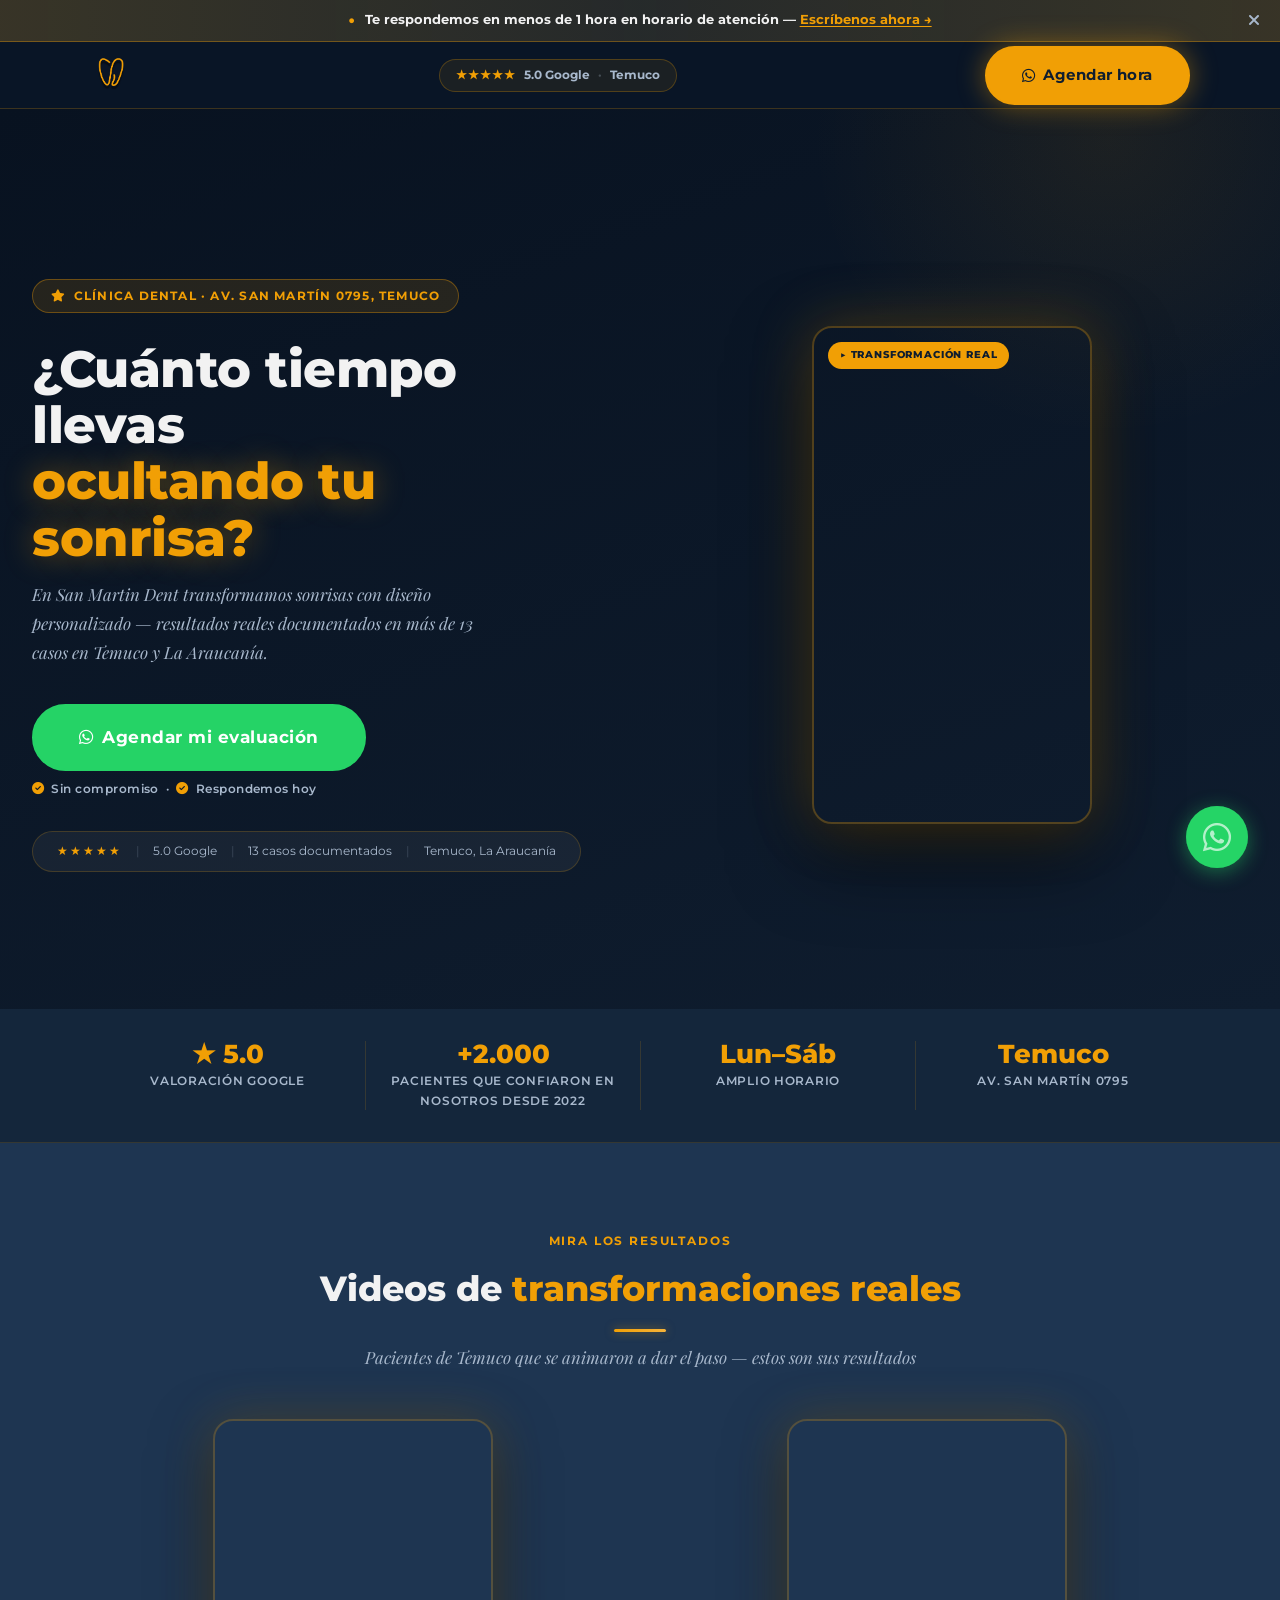
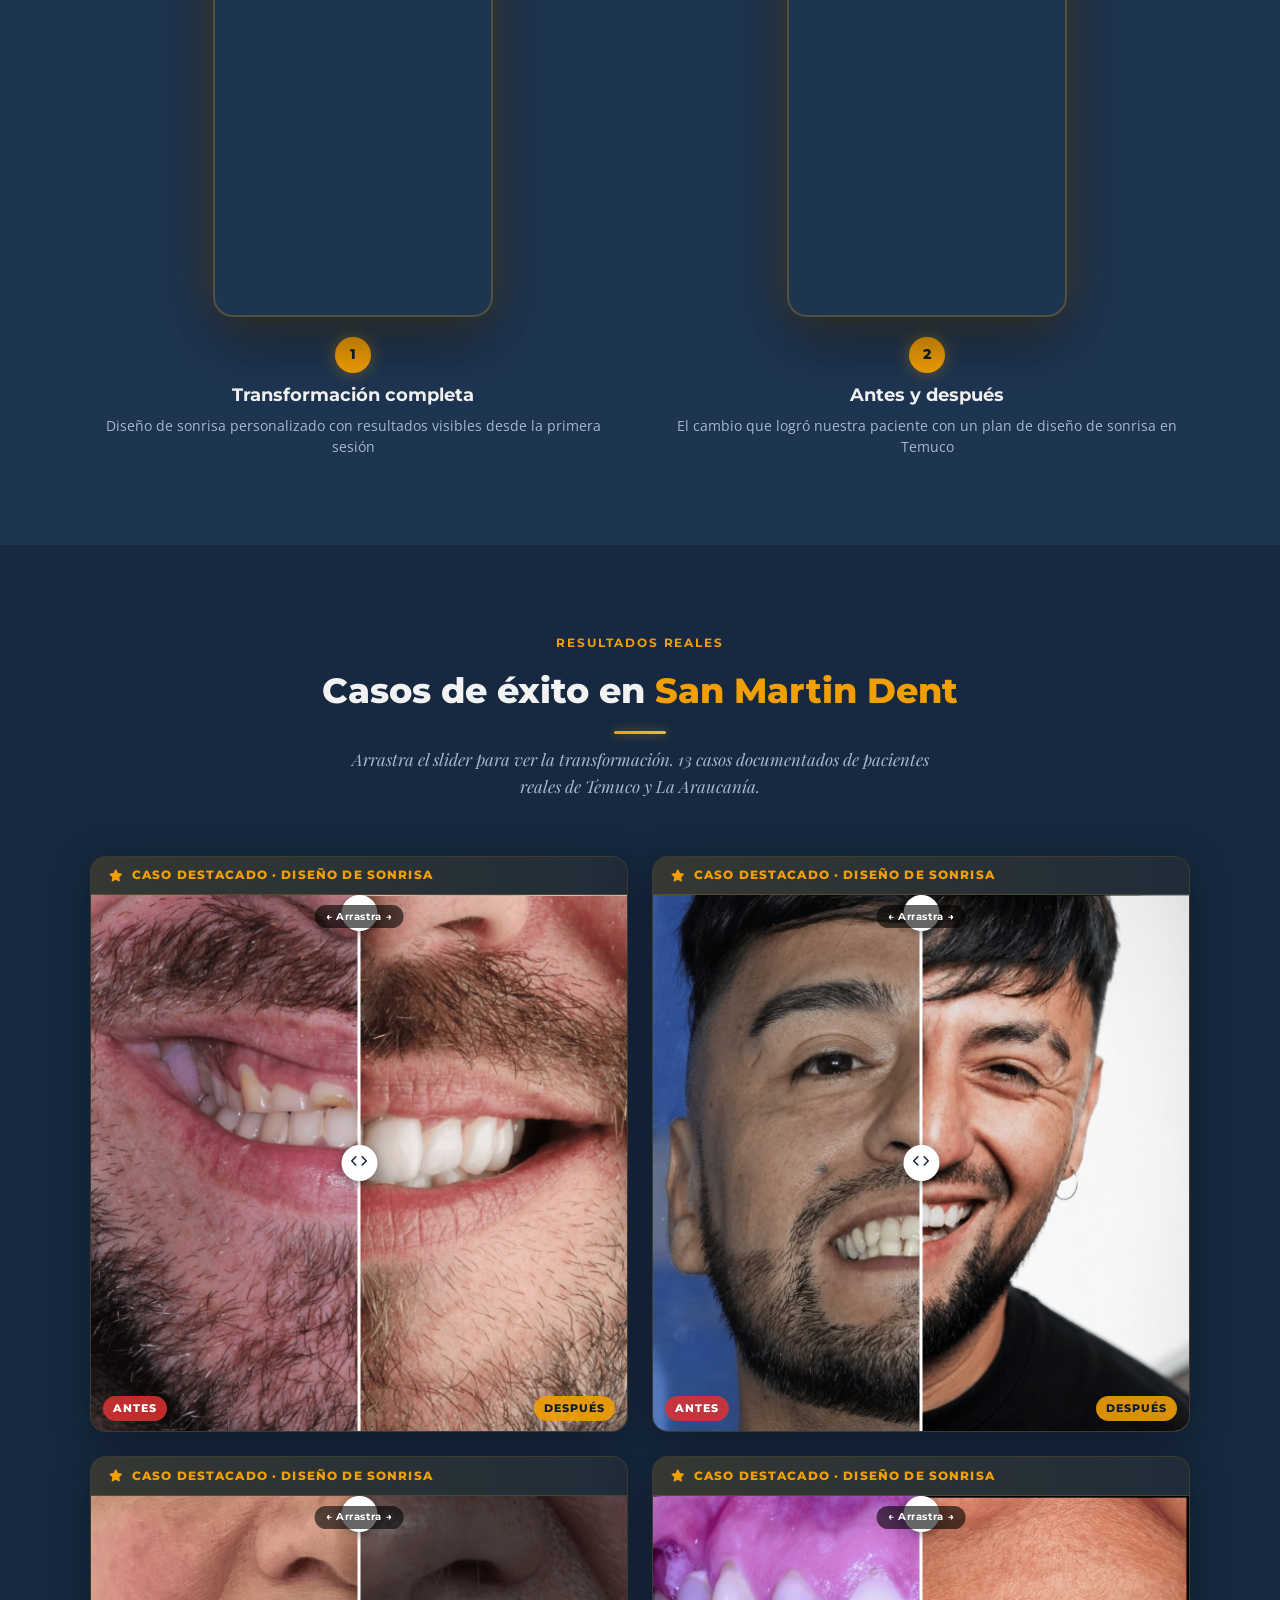
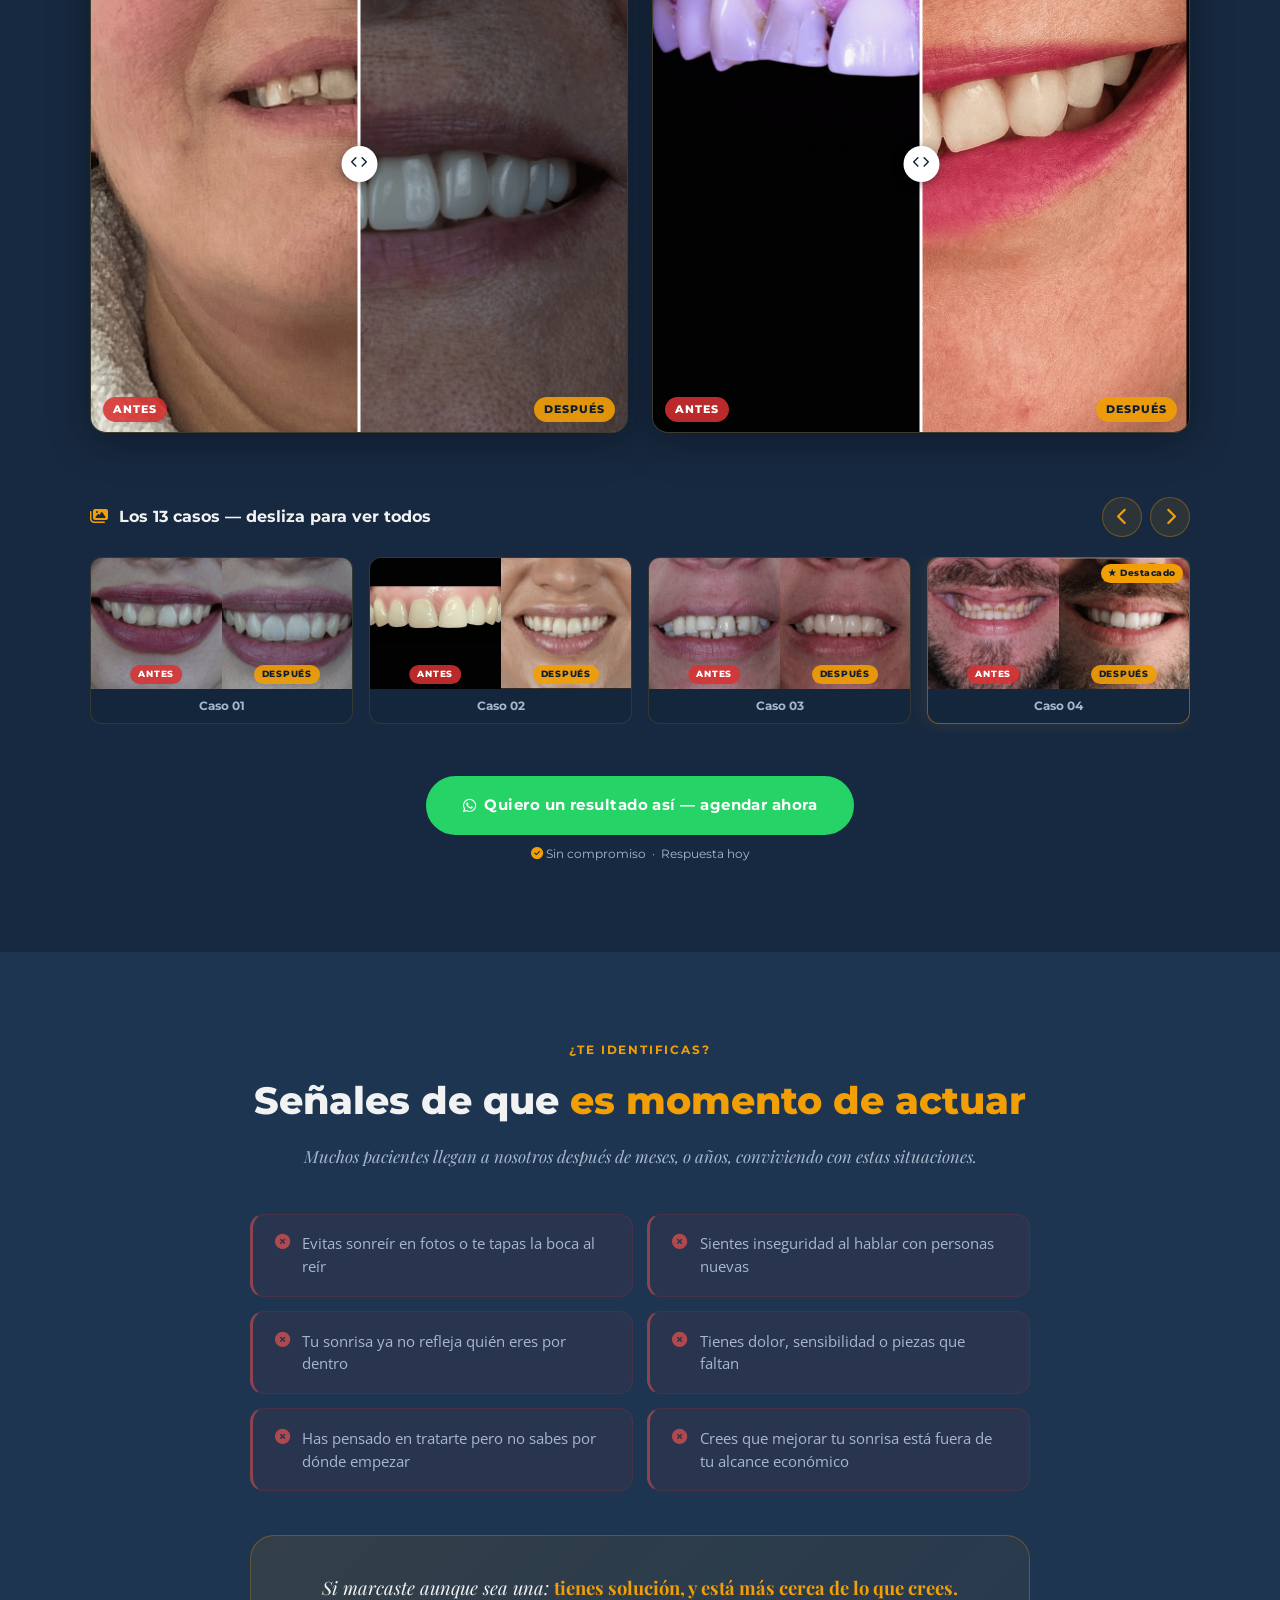
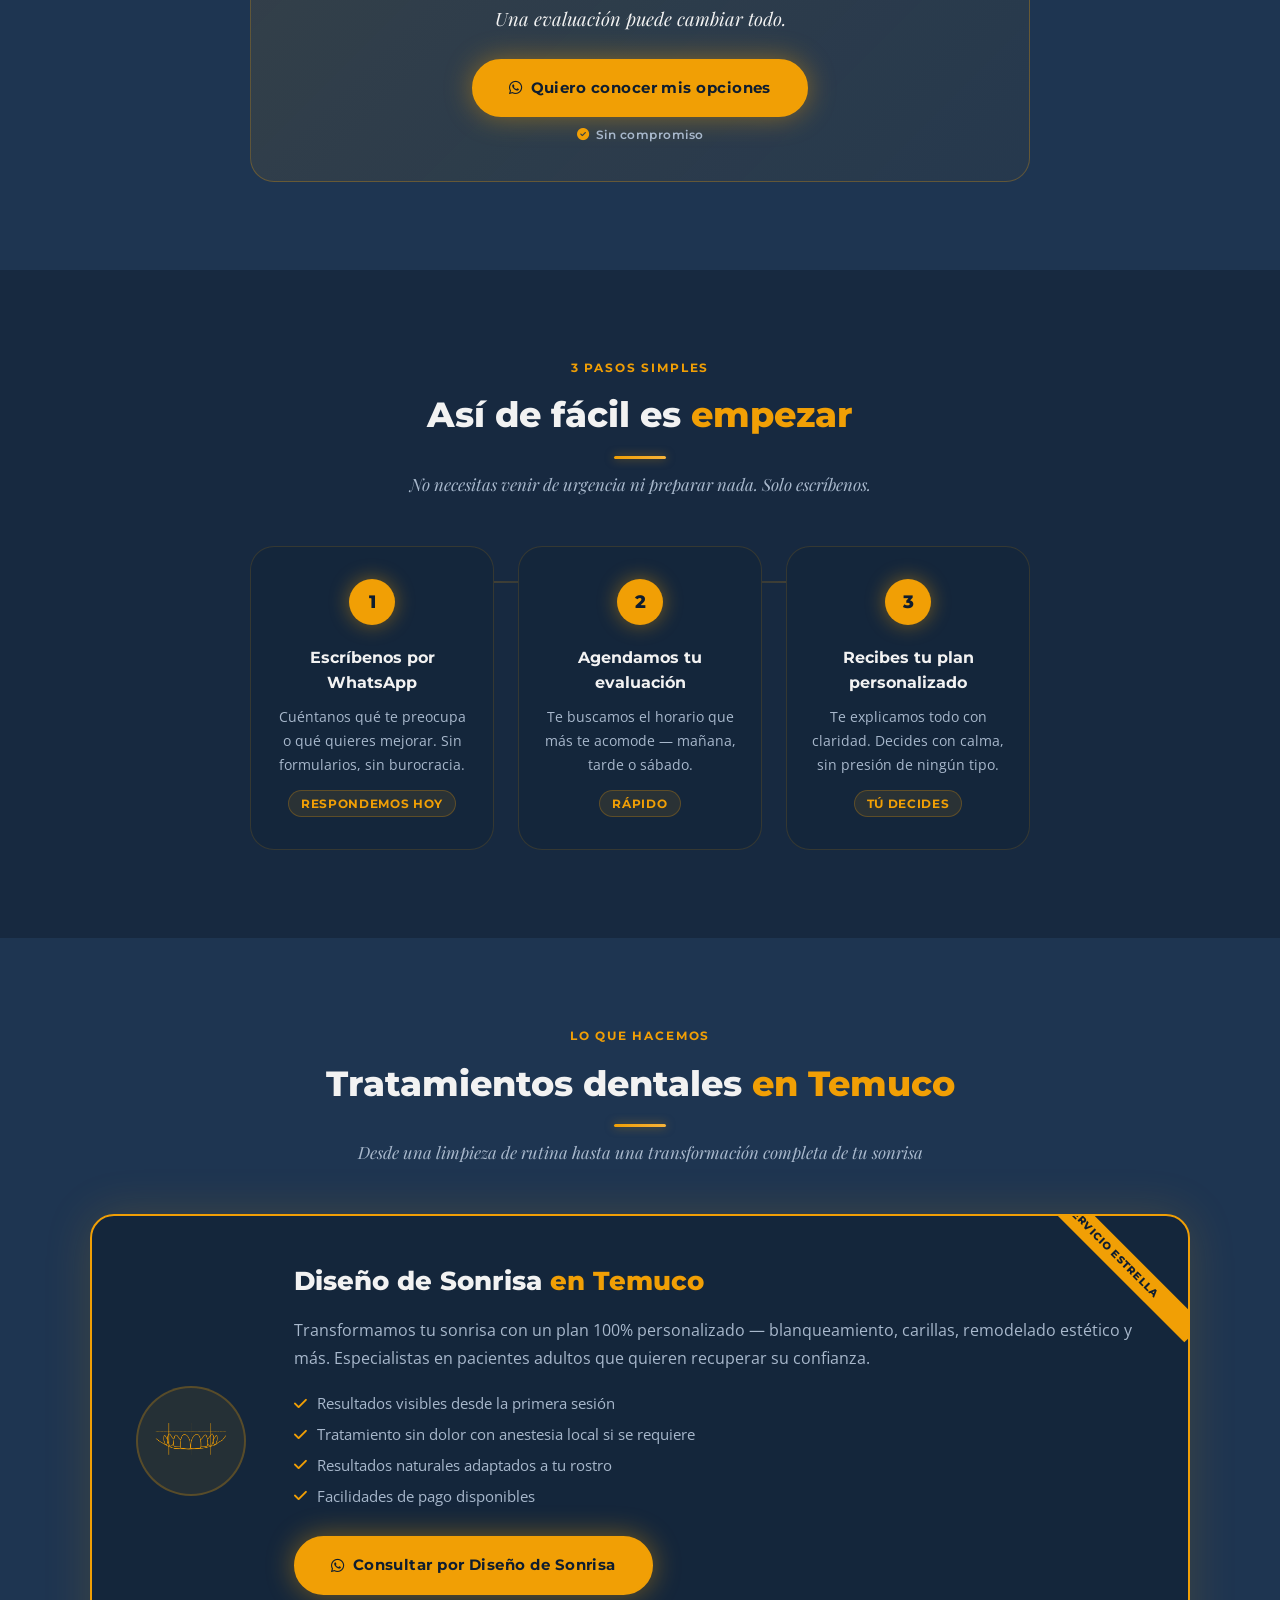
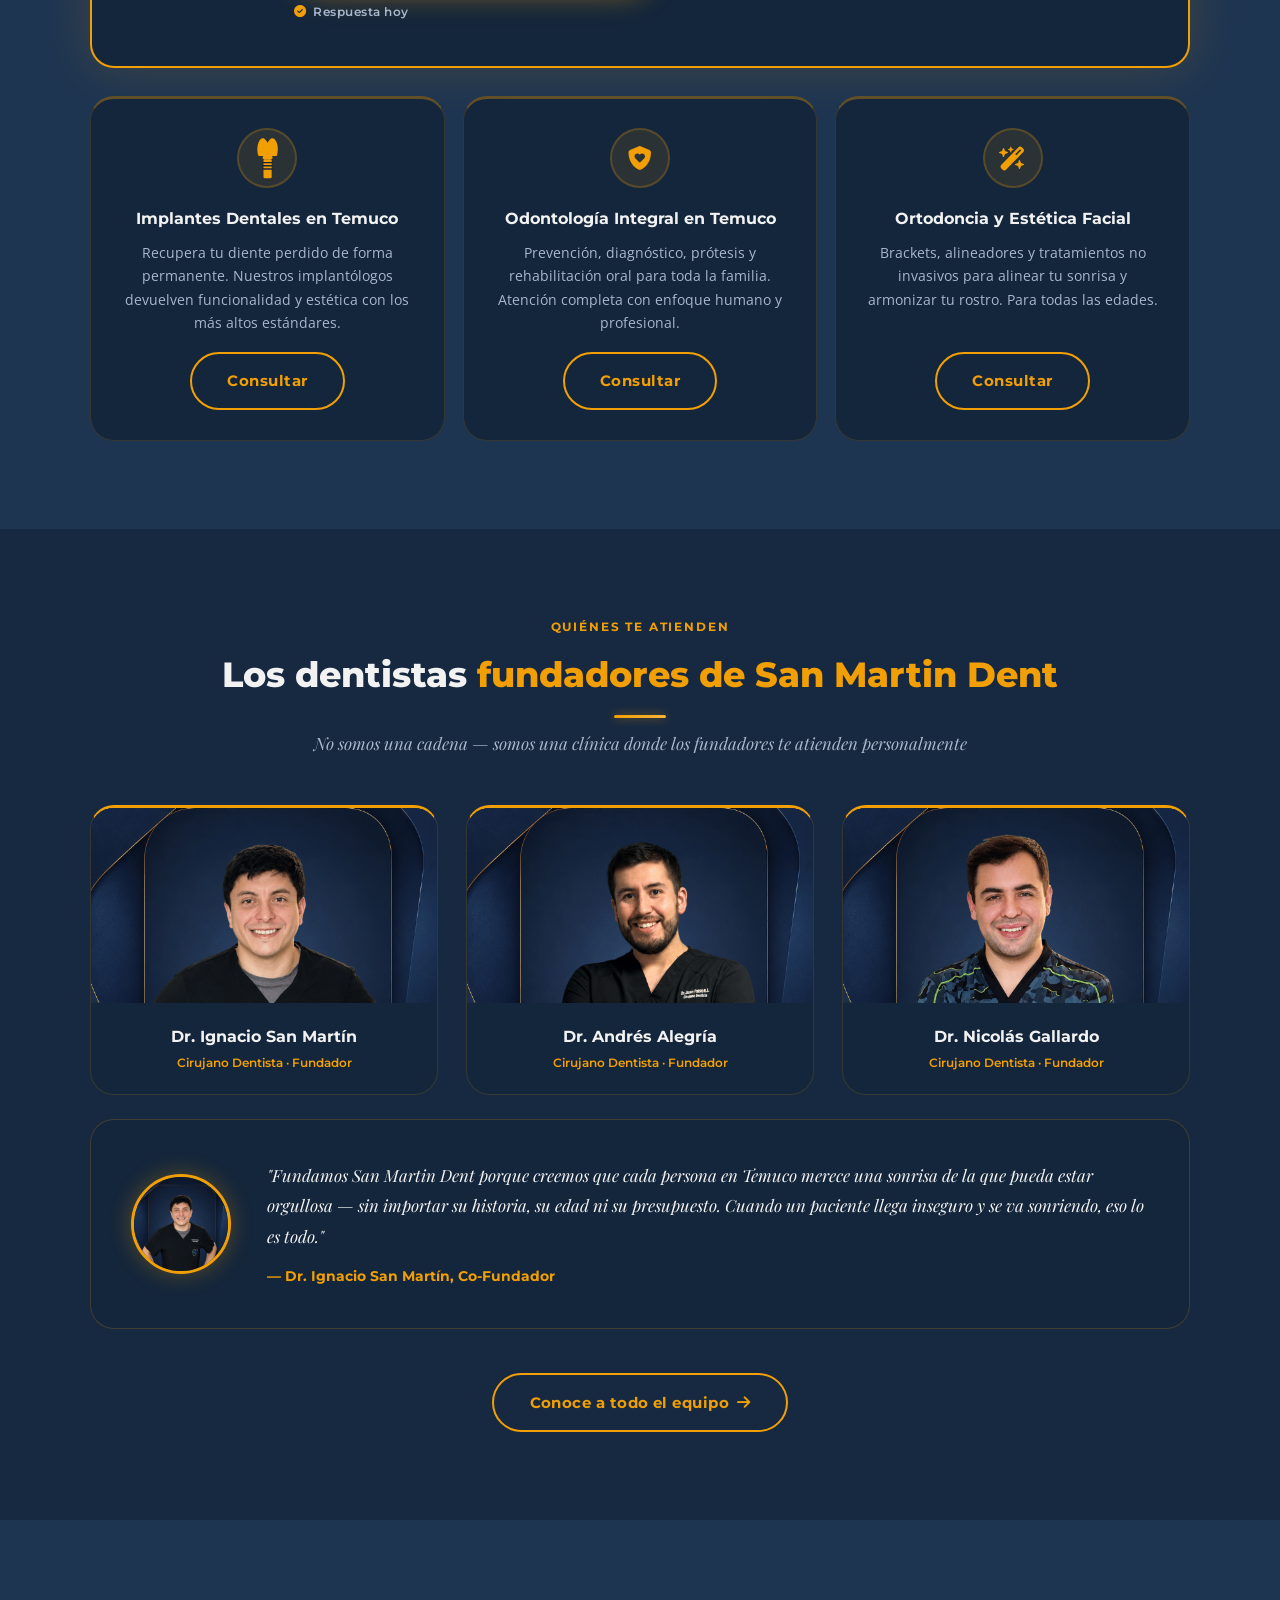
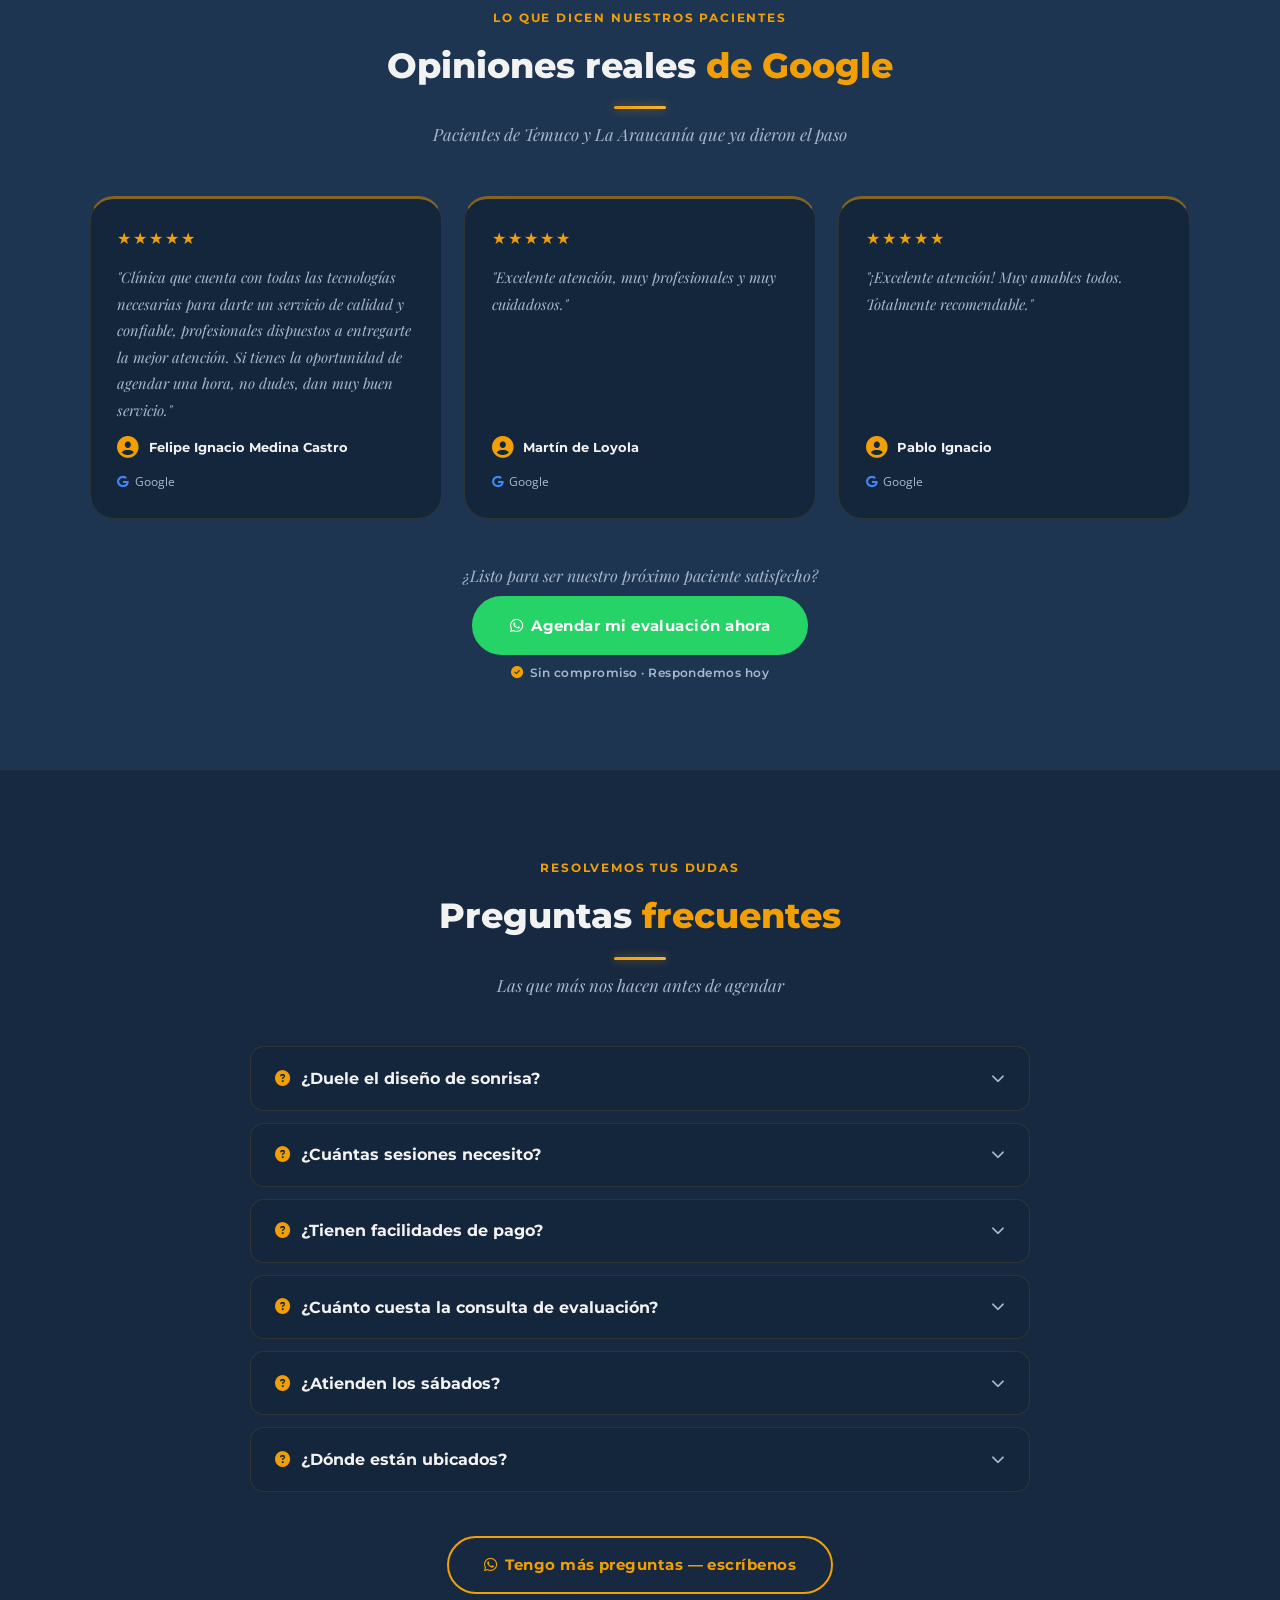
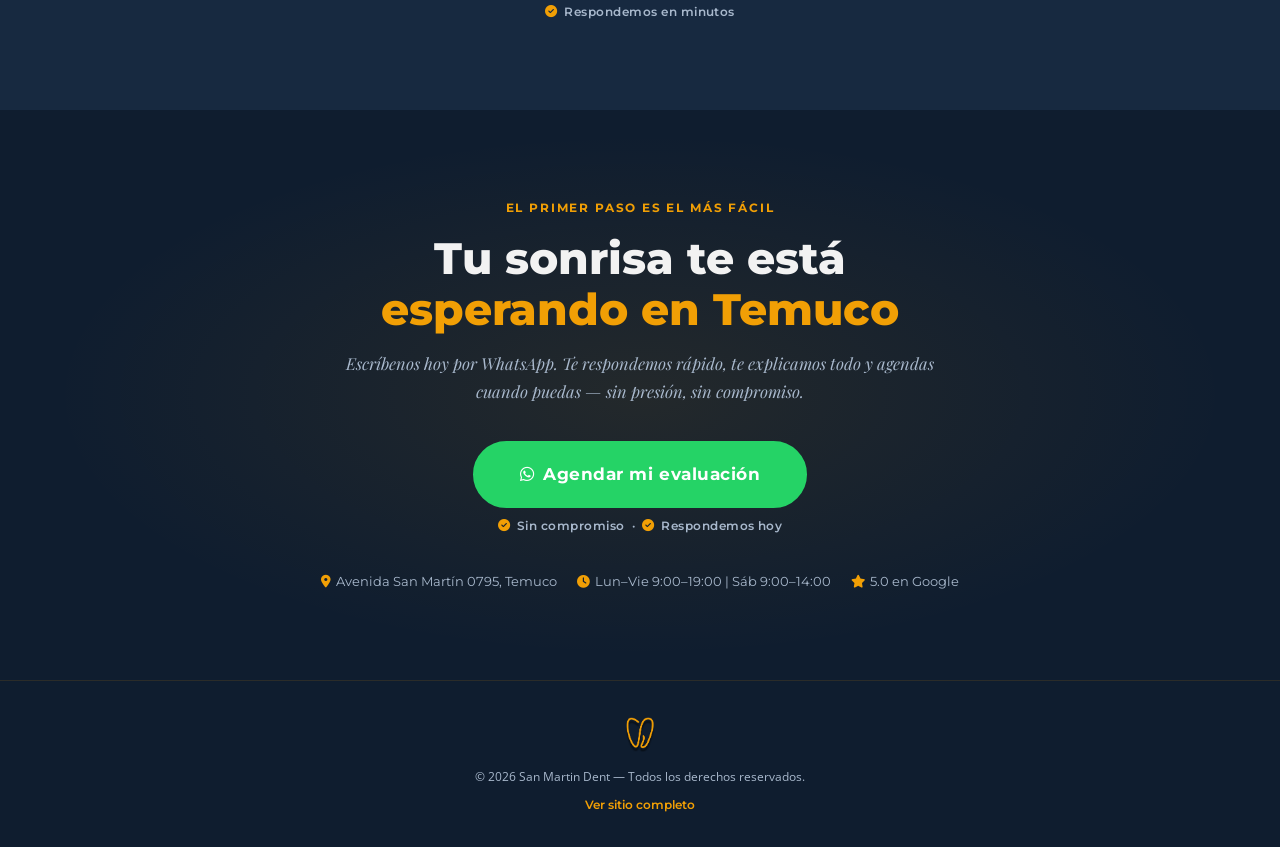
<file: landing.html>
<!DOCTYPE html>
<html lang="es">
<head>
    <meta charset="UTF-8">
    <meta name="viewport" content="width=device-width, initial-scale=1.0">
    <title>Diseño de Sonrisa Temuco | San Martin Dent — Agenda por WhatsApp</title>
    <meta name="description" content="Clínica dental Temuco | Implantes • Diseño de sonrisa • Odontología integral. Agenda por WhatsApp — atención Lun–Sáb.">
    <meta name="robots" content="index, follow">
    <link rel="canonical" href="https://sanmartindent.cl/landing.html">
    <meta property="og:type" content="website">
    <meta property="og:url" content="https://sanmartindent.cl/landing.html">
    <meta property="og:title" content="Diseño de Sonrisa Temuco | San Martin Dent">
    <meta property="og:description" content="Recupera tu sonrisa. Diseño de sonrisa, implantes y odontología integral en Temuco. Respuesta en minutos.">
    <meta property="og:image" content="https://sanmartindent.cl/assets/equipo-fundadores.jpg">
    <meta property="og:image:width" content="1200">
    <meta property="og:image:height" content="630">
    <meta property="og:locale" content="es_CL">
    <meta property="og:site_name" content="San Martin Dent">

    <!-- Twitter Card -->
    <meta name="twitter:card" content="summary_large_image">
    <meta name="twitter:title" content="Diseño de Sonrisa Temuco | San Martin Dent">
    <meta name="twitter:description" content="Recupera tu sonrisa. Diseño de sonrisa, implantes y odontología integral en Temuco.">
    <meta name="twitter:image" content="https://sanmartindent.cl/assets/equipo-fundadores.jpg">

    <link rel="preconnect" href="https://fonts.googleapis.com">
    <link rel="preconnect" href="https://fonts.gstatic.com" crossorigin>
    <link href="https://fonts.googleapis.com/css2?family=Montserrat:wght@400;600;700;800&family=Open+Sans:wght@400;500;600&family=Playfair+Display:ital,wght@0,400;0,600;1,400;1,600&display=swap" rel="stylesheet">
    <link rel="stylesheet" href="https://cdnjs.cloudflare.com/ajax/libs/font-awesome/6.5.0/css/all.min.css">
    <link rel="stylesheet" href="styles.css">
    <link rel="icon" href="assets/logos-icono.png">

    <style>
        /* ===== LANDING PAGE — alta conversión v2 ===== */

        .lp-fade { opacity: 0; transform: translateY(28px); transition: opacity 0.55s ease-out, transform 0.55s ease-out; }
        .lp-fade.visible { opacity: 1; transform: translateY(0); }
        .lp-fade-delay-1 { transition-delay: 0.1s; }
        .lp-fade-delay-2 { transition-delay: 0.2s; }
        .lp-fade-delay-3 { transition-delay: 0.3s; }
        .lp-fade-delay-4 { transition-delay: 0.4s; }

        /* Announcement bar */
        .lp-announce {
            background: linear-gradient(90deg, rgba(241,159,5,0.18), rgba(241,159,5,0.1), rgba(241,159,5,0.18));
            border-bottom: 1px solid rgba(241,159,5,0.35);
            text-align: center; padding: 0.65rem 3rem;
            font-family: var(--font-title); font-size: 0.8rem;
            font-weight: 700; color: var(--text);
            position: relative; z-index: 1001;
            display: flex; align-items: center; justify-content: center; gap: 0.6rem;
        }
        .lp-announce__dot { color: var(--accent); font-size: 0.7rem; }
        .lp-announce a { color: var(--accent); text-decoration: underline; text-underline-offset: 2px; }
        .lp-announce__close {
            position: absolute; right: 1rem; top: 50%; transform: translateY(-50%);
            background: none; border: none; color: var(--text-muted); cursor: pointer;
            font-size: 1rem; padding: 0.25rem;
        }

        /* Header mínimo */
        .lp-header {
            position: sticky; top: 0; left: 0; width: 100%; z-index: 1000;
            background: rgba(10, 22, 38, 0.98); backdrop-filter: blur(16px);
            border-bottom: 1px solid rgba(241,159,5,0.22);
            padding: 0 1.5rem;
        }
        .lp-header__inner {
            max-width: 1100px; margin: 0 auto;
            display: flex; align-items: center; justify-content: space-between;
            height: 66px;
        }
        .lp-header__logo { height: 42px; width: auto; }
        .lp-header__proof {
            display: flex; align-items: center; gap: 0.5rem;
            background: rgba(241,159,5,0.08); border: 1px solid rgba(241,159,5,0.25);
            border-radius: 999px; padding: 0.35rem 1rem;
            font-family: var(--font-title); font-size: 0.78rem; font-weight: 700;
            color: var(--text-muted);
        }
        .lp-header__proof .stars { color: var(--accent); letter-spacing: 1px; }

        /* ===== HERO SPLIT ===== */
        .lp-hero {
            min-height: 100vh;
            display: grid;
            grid-template-columns: 1fr 1fr;
            background: linear-gradient(160deg, #081220 0%, #0f1d2f 100%);
            position: relative;
            overflow: hidden;
        }
        .lp-hero::after {
            content: '';
            position: absolute;
            top: -30%; right: -10%;
            width: 600px; height: 600px;
            background: radial-gradient(circle, rgba(241,159,5,0.08) 0%, transparent 70%);
            pointer-events: none;
        }
        .lp-hero__left {
            display: flex; flex-direction: column; justify-content: center;
            padding: 7rem 3.5rem 5rem 2rem;
            position: relative; z-index: 1;
        }
        .lp-hero__right {
            display: flex; align-items: center; justify-content: center;
            padding: 7rem 2rem 5rem 1rem;
            position: relative; z-index: 1;
        }
        .lp-hero__eyebrow {
            display: inline-flex; align-items: center; gap: 0.5rem;
            background: rgba(241,159,5,0.12); border: 1px solid rgba(241,159,5,0.35);
            color: var(--accent); border-radius: 999px;
            font-family: var(--font-title); font-size: 0.76rem; font-weight: 700;
            letter-spacing: 0.1em; text-transform: uppercase;
            padding: 0.4rem 1.1rem; margin-bottom: 1.75rem;
            width: fit-content;
        }
        .lp-hero__title {
            font-family: var(--font-title); font-weight: 800;
            font-size: clamp(2rem, 4vw, 3.4rem);
            line-height: 1.1; margin-bottom: 0.85rem; color: var(--text);
            letter-spacing: -0.5px;
        }
        .lp-hero__title span { color: var(--accent); text-shadow: 0 0 30px rgba(241,159,5,0.4); }
        .lp-hero__subtitle {
            font-family: var(--font-elegant); font-style: italic;
            font-size: 1.05rem; color: var(--text-muted);
            line-height: 1.75; margin-bottom: 2.25rem; max-width: 480px;
        }
        .lp-hero__cta-wrap { display: flex; flex-direction: column; align-items: flex-start; gap: 0.5rem; margin-bottom: 2rem; }
        .btn--xl { padding: 1.15rem 2.8rem; font-size: 1.05rem; }
        .lp-cta-sub {
            font-family: var(--font-title); font-size: 0.76rem; font-weight: 600;
            color: var(--text-muted); letter-spacing: 0.04em;
        }
        .lp-cta-sub i { color: var(--accent); margin-right: 0.2rem; }
        .lp-hero__proof {
            display: inline-flex; align-items: center;
            gap: 0.85rem; flex-wrap: wrap;
            background: rgba(255,255,255,0.05);
            border: 1px solid rgba(241,159,5,0.2);
            border-radius: 999px; padding: 0.6rem 1.5rem;
            font-family: var(--font-title); font-size: 0.78rem;
            color: var(--text-muted); width: fit-content;
        }
        .lp-hero__proof .stars { color: var(--accent); letter-spacing: 2px; }
        .lp-hero__proof .sep { opacity: 0.25; }

        /* Video embed en hero */
        .lp-hero__video-wrap {
            position: relative;
            width: 280px;
            aspect-ratio: 9/16;
            border-radius: 20px;
            overflow: hidden;
            box-shadow: 0 0 60px rgba(241,159,5,0.25), 0 30px 80px rgba(0,0,0,0.6);
            border: 2px solid rgba(241,159,5,0.3);
        }
        .lp-hero__video-wrap iframe {
            position: absolute; top: 0; left: 0;
            width: 100%; height: 100%; border: none;
        }
        .lp-hero__video-badge {
            position: absolute; top: 14px; left: 14px;
            background: var(--accent); color: var(--bg-deep);
            font-family: var(--font-title); font-size: 0.65rem; font-weight: 800;
            letter-spacing: 0.08em; text-transform: uppercase;
            padding: 0.3rem 0.75rem; border-radius: 999px;
            z-index: 2; pointer-events: none;
        }

        /* Stats bar */
        .lp-stats {
            background: var(--bg-card);
            border-bottom: 1px solid rgba(241,159,5,0.15);
            padding: 2rem 1.5rem;
        }
        .lp-stats__inner {
            max-width: 1100px; margin: 0 auto;
            display: grid; grid-template-columns: repeat(4, 1fr);
            gap: 0; text-align: center;
        }
        .lp-stat { display: flex; flex-direction: column; gap: 0.2rem; padding: 0 1.5rem; }
        .lp-stat + .lp-stat { border-left: 1px solid rgba(241,159,5,0.15); }
        .lp-stat__num { font-family: var(--font-title); font-size: 1.65rem; font-weight: 800; color: var(--accent); line-height: 1; }
        .lp-stat__label { font-size: 0.77rem; color: var(--text-muted); font-family: var(--font-title); font-weight: 600; text-transform: uppercase; letter-spacing: 0.06em; }

        /* Sección base */
        .lp-section { padding: 5.5rem 1.5rem; }
        .lp-section--dark { background: var(--bg); }
        .lp-section--mid { background: var(--bg-light); }
        .lp-section--deep { background: var(--bg-deep); }
        .lp-inner { max-width: 1100px; margin: 0 auto; }
        .lp-inner--narrow { max-width: 780px; margin: 0 auto; }
        .lp-label {
            font-family: var(--font-title); font-size: 0.76rem; font-weight: 700;
            letter-spacing: 0.15em; text-transform: uppercase;
            color: var(--accent); margin-bottom: 0.65rem; text-align: center; display: block;
        }

        /* ===== SECCIÓN VÍDEOS ===== */
        .lp-videos__grid {
            display: grid; grid-template-columns: 1fr 1fr;
            gap: 3rem; margin-top: 3rem; align-items: center;
        }
        .lp-video__card {
            display: flex; flex-direction: column; align-items: center; gap: 1.25rem;
        }
        .lp-video__frame {
            position: relative;
            width: 100%; max-width: 280px;
            aspect-ratio: 9/16;
            border-radius: 20px; overflow: hidden;
            box-shadow: 0 0 50px rgba(241,159,5,0.2), 0 20px 60px rgba(0,0,0,0.5);
            border: 2px solid rgba(241,159,5,0.25);
        }
        .lp-video__frame iframe {
            position: absolute; top: 0; left: 0; width: 100%; height: 100%; border: none;
        }
        .lp-video__label {
            text-align: center;
        }
        .lp-video__label h3 {
            font-family: var(--font-title); font-size: 1.1rem; font-weight: 700;
            color: var(--text); margin-bottom: 0.35rem;
        }
        .lp-video__label p { color: var(--text-muted); font-size: 0.88rem; line-height: 1.5; }
        .lp-video__num {
            width: 36px; height: 36px; border-radius: 50%;
            background: var(--accent); color: var(--bg-deep);
            font-family: var(--font-title); font-weight: 800; font-size: 0.9rem;
            display: flex; align-items: center; justify-content: center;
            margin: 0 auto 0.5rem; box-shadow: 0 0 16px rgba(241,159,5,0.4);
        }

        /* ===== CASOS DE ÉXITO ===== */
        .lp-casos__intro {
            text-align: center; color: var(--text-muted);
            font-family: var(--font-elegant); font-style: italic;
            font-size: 1.05rem; max-width: 620px; margin: 0 auto 3.5rem;
        }

        /* Featured cases: 2x2 grid con slider */
        .lp-casos-featured {
            display: grid; grid-template-columns: 1fr 1fr;
            gap: 1.5rem; margin-bottom: 4rem;
        }
        .lp-ba-card {
            background: var(--bg-card);
            border: 1px solid rgba(241,159,5,0.18);
            border-radius: 16px; overflow: hidden;
            box-shadow: 0 8px 40px rgba(0,0,0,0.35);
            transition: transform 0.3s, box-shadow 0.3s;
        }
        .lp-ba-card:hover { transform: translateY(-4px); box-shadow: 0 16px 56px rgba(241,159,5,0.15); }
        .lp-ba-card__badge {
            background: linear-gradient(90deg, rgba(241,159,5,0.15), rgba(241,159,5,0.05));
            border-bottom: 1px solid rgba(241,159,5,0.2);
            padding: 0.6rem 1.1rem;
            display: flex; align-items: center; gap: 0.5rem;
            font-family: var(--font-title); font-size: 0.72rem; font-weight: 800;
            color: var(--accent); text-transform: uppercase; letter-spacing: 0.1em;
        }
        .lp-ba-card__badge i { font-size: 0.75rem; }

        /* Slider antes/después */
        .ba-slider {
            position: relative; overflow: hidden; cursor: ew-resize;
            user-select: none; -webkit-user-select: none;
            aspect-ratio: 1/1;
        }
        .ba-slider img {
            display: block; width: 100%; height: 100%;
            object-fit: cover; pointer-events: none;
        }
        .ba-after {
            position: absolute; top: 0; left: 0; right: 0; bottom: 0;
            clip-path: inset(0 0 0 50%);
            transition: clip-path 0.05s;
        }
        .ba-after img {
            position: absolute; top: 0; left: 0; width: 100%; height: 100%;
            object-fit: cover;
        }
        .ba-handle {
            position: absolute; top: 0; bottom: 0; left: 50%;
            width: 3px; background: #fff;
            transform: translateX(-50%); pointer-events: none; z-index: 3;
        }
        .ba-handle::before, .ba-handle::after {
            content: '';
            position: absolute; left: 50%; transform: translateX(-50%);
            width: 36px; height: 36px; border-radius: 50%;
            background: #fff; box-shadow: 0 2px 12px rgba(0,0,0,0.4);
        }
        .ba-handle::before { top: calc(50% - 18px); }
        .ba-handle-arrows {
            position: absolute; top: calc(50% - 7px); left: 50%;
            transform: translateX(-50%);
            z-index: 4; pointer-events: none;
            display: flex; align-items: center; gap: 2px;
            color: var(--bg-deep); font-size: 0.7rem; font-weight: 900;
        }
        .ba-labels {
            position: absolute; bottom: 10px; left: 0; right: 0;
            display: flex; justify-content: space-between;
            padding: 0 12px; pointer-events: none; z-index: 5;
        }
        .ba-labels span {
            font-family: var(--font-title); font-size: 0.68rem; font-weight: 800;
            letter-spacing: 0.1em; padding: 0.25rem 0.6rem; border-radius: 999px;
        }
        .ba-label-antes { background: rgba(220,50,50,0.85); color: #fff; }
        .ba-label-despues { background: rgba(241,159,5,0.9); color: var(--bg-deep); }

        /* Hint de arrastrar */
        .ba-drag-hint {
            position: absolute; top: 10px; left: 50%; transform: translateX(-50%);
            background: rgba(0,0,0,0.6); color: #fff;
            font-family: var(--font-title); font-size: 0.65rem; font-weight: 700;
            padding: 0.2rem 0.7rem; border-radius: 999px; letter-spacing: 0.06em;
            white-space: nowrap; pointer-events: none; z-index: 5;
            opacity: 1; transition: opacity 0.5s;
        }
        .ba-slider.interacted .ba-drag-hint { opacity: 0; }

        /* Carrusel todos los casos */
        .lp-carousel-wrap {
            position: relative;
        }
        .lp-carousel-header {
            display: flex; align-items: center; justify-content: space-between;
            margin-bottom: 1.25rem;
        }
        .lp-carousel-header h3 {
            font-family: var(--font-title); font-size: 1rem; font-weight: 700; color: var(--text);
        }
        .lp-carousel-nav { display: flex; gap: 0.5rem; }
        .lp-carousel-btn {
            width: 40px; height: 40px; border-radius: 50%;
            background: rgba(241,159,5,0.1); border: 1px solid rgba(241,159,5,0.3);
            color: var(--accent); font-size: 1.1rem; cursor: pointer;
            display: flex; align-items: center; justify-content: center;
            transition: background 0.2s, border-color 0.2s;
        }
        .lp-carousel-btn:hover { background: rgba(241,159,5,0.2); border-color: var(--accent); }
        .lp-carousel {
            display: flex; gap: 1rem; overflow-x: auto;
            scroll-behavior: smooth; scroll-snap-type: x mandatory;
            padding-bottom: 0.5rem;
            -ms-overflow-style: none; scrollbar-width: none;
        }
        .lp-carousel::-webkit-scrollbar { display: none; }
        .lp-carousel__item {
            flex: 0 0 calc(25% - 0.75rem);
            scroll-snap-align: start;
            background: var(--bg-card);
            border: 1px solid rgba(241,159,5,0.15);
            border-radius: 12px; overflow: hidden;
            position: relative;
        }
        .lp-carousel__pair {
            display: grid; grid-template-columns: 1fr 1fr;
        }
        .lp-carousel__pair-img {
            position: relative; aspect-ratio: 1/1; overflow: hidden;
        }
        .lp-carousel__pair-img img {
            width: 100%; height: 100%; object-fit: cover;
            display: block;
        }
        .lp-carousel__pair-label {
            position: absolute; bottom: 5px; left: 50%; transform: translateX(-50%);
            font-family: var(--font-title); font-size: 0.55rem; font-weight: 800;
            letter-spacing: 0.08em; padding: 0.15rem 0.5rem; border-radius: 999px;
            white-space: nowrap;
        }
        .lp-carousel__pair-label--antes { background: rgba(220,50,50,0.85); color: #fff; }
        .lp-carousel__pair-label--despues { background: rgba(241,159,5,0.9); color: var(--bg-deep); }
        .lp-carousel__case-num {
            text-align: center; padding: 0.5rem;
            font-family: var(--font-title); font-size: 0.72rem; font-weight: 700;
            color: var(--text-muted);
        }
        .lp-carousel__item--featured {
            border-color: rgba(241,159,5,0.45);
            box-shadow: 0 0 20px rgba(241,159,5,0.12);
        }
        .lp-carousel__featured-badge {
            position: absolute; top: 6px; right: 6px; z-index: 2;
            background: var(--accent); color: var(--bg-deep);
            font-family: var(--font-title); font-size: 0.55rem; font-weight: 800;
            padding: 0.15rem 0.45rem; border-radius: 999px; letter-spacing: 0.06em;
        }

        /* Problema */
        .lp-problem__title {
            font-family: var(--font-title); font-weight: 800;
            font-size: clamp(1.65rem, 3.5vw, 2.4rem);
            text-align: center; margin-bottom: 0.75rem; color: var(--text);
        }
        .lp-problem__title span { color: var(--accent); }
        .lp-problem__intro {
            text-align: center; font-family: var(--font-elegant); font-style: italic;
            color: var(--text-muted); font-size: 1.05rem; margin-bottom: 2.75rem;
        }
        .lp-problem__grid {
            display: grid; grid-template-columns: 1fr 1fr;
            gap: 0.9rem; margin-bottom: 2.75rem;
        }
        .lp-problem__item {
            background: rgba(220,50,50,0.06); border: 1px solid rgba(220,50,50,0.18);
            border-left: 3px solid rgba(220,80,80,0.55); border-radius: var(--radius-small);
            padding: 1.1rem 1.35rem;
            display: flex; align-items: flex-start; gap: 0.8rem;
            color: var(--text-muted); font-size: 0.95rem; line-height: 1.5;
        }
        .lp-problem__item i { color: rgba(220,80,80,0.75); flex-shrink: 0; margin-top: 2px; }
        .lp-problem__resolution {
            background: linear-gradient(135deg, rgba(241,159,5,0.1), rgba(241,159,5,0.04));
            border: 1px solid rgba(241,159,5,0.28); border-radius: var(--radius);
            padding: 2.25rem 2.5rem; text-align: center;
        }
        .lp-problem__resolution p {
            font-size: 1.15rem; color: var(--text); line-height: 1.7;
            font-family: var(--font-elegant); font-style: italic; margin-bottom: 1.5rem;
        }
        .lp-problem__resolution strong { color: var(--accent); font-style: normal; }

        /* Cómo funciona */
        .lp-steps {
            display: grid; grid-template-columns: repeat(3, 1fr);
            gap: 1.5rem; margin-top: 3rem; position: relative;
        }
        .lp-steps::before {
            content: '';
            position: absolute; top: 2.2rem; left: calc(16.66% + 1.5rem); right: calc(16.66% + 1.5rem);
            height: 2px; background: linear-gradient(90deg, var(--accent), transparent, var(--accent));
            opacity: 0.3; z-index: 0;
        }
        .lp-step {
            background: var(--bg-card); border: 1px solid rgba(241,159,5,0.15);
            border-radius: var(--radius); padding: 2rem 1.5rem;
            text-align: center; position: relative; z-index: 1;
        }
        .lp-step__num {
            width: 46px; height: 46px; background: var(--accent); color: var(--bg-deep);
            font-family: var(--font-title); font-weight: 800; font-size: 1.1rem;
            border-radius: 50%; display: flex; align-items: center; justify-content: center;
            margin: 0 auto 1.25rem; box-shadow: 0 0 20px rgba(241,159,5,0.45);
        }
        .lp-step h3 { font-family: var(--font-title); font-weight: 700; font-size: 1rem; margin-bottom: 0.6rem; color: var(--text); }
        .lp-step p { color: var(--text-muted); font-size: 0.9rem; line-height: 1.65; }
        .lp-step__badge {
            display: inline-block; margin-top: 0.85rem;
            background: rgba(241,159,5,0.1); border: 1px solid rgba(241,159,5,0.25);
            border-radius: 999px; padding: 0.2rem 0.75rem;
            font-family: var(--font-title); font-size: 0.72rem; font-weight: 700;
            color: var(--accent); text-transform: uppercase; letter-spacing: 0.06em;
        }

        /* Servicios */
        .lp-services__featured {
            background: var(--bg-card); border: 2px solid var(--accent);
            border-radius: var(--radius); padding: 2.75rem;
            display: grid; grid-template-columns: auto 1fr;
            gap: 3rem; align-items: center;
            margin-bottom: 1.75rem;
            box-shadow: 0 0 48px rgba(241,159,5,0.16);
            position: relative; overflow: hidden;
        }
        .lp-services__ribbon {
            position: absolute; top: 1.4rem; right: -2.4rem;
            background: var(--accent); color: var(--bg-deep);
            font-family: var(--font-title); font-size: 0.65rem; font-weight: 800;
            letter-spacing: 0.12em; padding: 0.3rem 3.2rem;
            transform: rotate(45deg); transform-origin: center; text-transform: uppercase;
        }
        .lp-services__featured-icon {
            width: 110px; height: 110px; flex-shrink: 0;
            background: rgba(241,159,5,0.08); border-radius: 50%;
            border: 2px solid rgba(241,159,5,0.25);
            display: flex; align-items: center; justify-content: center;
        }
        .lp-services__featured-text h3 { font-family: var(--font-title); font-size: 1.65rem; font-weight: 800; margin-bottom: 0.85rem; color: var(--text); }
        .lp-services__featured-text h3 span { color: var(--accent); }
        .lp-services__featured-text > p { color: var(--text-muted); line-height: 1.8; margin-bottom: 1.25rem; font-size: 0.98rem; }
        .lp-feat-list { list-style: none; display: flex; flex-direction: column; gap: 0.45rem; margin-bottom: 1.75rem; }
        .lp-feat-list li { display: flex; align-items: center; gap: 0.6rem; color: var(--text-muted); font-size: 0.92rem; }
        .lp-feat-list li i { color: var(--accent); flex-shrink: 0; }
        .lp-services__grid { display: grid; grid-template-columns: repeat(3, 1fr); gap: 1.1rem; }
        .lp-service__card {
            background: var(--bg-card); border: 1px solid rgba(241,159,5,0.15);
            border-top: 3px solid rgba(241,159,5,0.35); border-radius: var(--radius);
            padding: 1.85rem; text-align: center;
            transition: transform var(--transition), border-color var(--transition), box-shadow var(--transition);
            display: flex; flex-direction: column; align-items: center;
        }
        .lp-service__card:hover { transform: translateY(-6px); border-color: var(--accent); box-shadow: 0 0 24px rgba(241,159,5,0.18); }
        .lp-service__icon {
            width: 60px; height: 60px; border-radius: 50%;
            background: rgba(241,159,5,0.1); border: 2px solid rgba(241,159,5,0.22);
            display: flex; align-items: center; justify-content: center;
            font-size: 1.5rem; color: var(--accent); margin-bottom: 1.1rem;
        }
        .lp-service__card h4 { font-family: var(--font-title); font-size: 0.98rem; font-weight: 700; margin-bottom: 0.65rem; }
        .lp-service__card p { color: var(--text-muted); font-size: 0.88rem; line-height: 1.65; flex: 1; margin-bottom: 1.1rem; }

        /* Doctores */
        .lp-team__grid { display: grid; grid-template-columns: repeat(3, 1fr); gap: 1.75rem; margin-top: 3rem; }
        .lp-team__card {
            background: var(--bg-card); border: 1px solid rgba(241,159,5,0.15);
            border-top: 3px solid var(--accent); border-radius: var(--radius);
            overflow: hidden; text-align: center;
            transition: transform var(--transition), box-shadow var(--transition);
        }
        .lp-team__card:hover { transform: translateY(-6px); box-shadow: 0 0 28px rgba(241,159,5,0.18); }
        .lp-team__avatar { width: 100%; height: 195px; background: var(--bg-light); overflow: hidden; }
        .lp-team__avatar img { width: 100%; height: 100%; object-fit: cover; object-position: center 20%; }
        .lp-team__info { padding: 1.35rem 1.1rem; }
        .lp-team__name { font-family: var(--font-title); font-weight: 700; font-size: 0.97rem; margin-bottom: 0.2rem; }
        .lp-team__role { color: var(--accent); font-size: 0.78rem; font-family: var(--font-title); font-weight: 600; }
        .lp-team__trust { margin-top: 2.75rem; text-align: center; }
        .lp-team__trust p { color: var(--text-muted); font-family: var(--font-elegant); font-style: italic; font-size: 1.05rem; max-width: 580px; margin: 0 auto 1.5rem; }

        /* Nota del fundador */
        .lp-founder {
            background: var(--bg-card); border: 1px solid rgba(241,159,5,0.2);
            border-radius: var(--radius); padding: 2.5rem;
            display: grid; grid-template-columns: auto 1fr;
            gap: 2.25rem; align-items: center; margin-top: 1.5rem;
        }
        .lp-founder__avatar {
            width: 100px; height: 100px; border-radius: 50%; overflow: hidden;
            border: 3px solid var(--accent); box-shadow: 0 0 22px rgba(241,159,5,0.3);
            flex-shrink: 0; background: var(--bg-light);
        }
        .lp-founder__avatar img { width: 100%; height: 100%; object-fit: cover; object-position: center 20%; }
        .lp-founder__quote { font-family: var(--font-elegant); font-style: italic; font-size: 1.05rem; color: var(--text); line-height: 1.8; margin-bottom: 0.75rem; }
        .lp-founder__name { font-family: var(--font-title); font-weight: 700; color: var(--accent); font-size: 0.88rem; }

        /* Testimonios */
        .lp-test__grid { display: grid; grid-template-columns: repeat(3, 1fr); gap: 1.4rem; margin-top: 3rem; }
        .lp-test__card {
            background: var(--bg-card); border: 1px solid rgba(241,159,5,0.12);
            border-top: 3px solid rgba(241,159,5,0.5); border-radius: var(--radius);
            padding: 1.65rem; display: flex; flex-direction: column; gap: 0.85rem;
        }
        .lp-test__stars { color: var(--accent); font-size: 0.98rem; letter-spacing: 2px; }
        .lp-test__text { color: var(--text-muted); font-size: 0.92rem; line-height: 1.8; font-style: italic; font-family: var(--font-elegant); flex: 1; }
        .lp-test__author { display: flex; align-items: center; gap: 0.6rem; font-family: var(--font-title); font-size: 0.83rem; font-weight: 700; }
        .lp-test__author i { color: var(--accent); font-size: 1.35rem; }
        .lp-test__source { font-size: 0.76rem; color: var(--text-muted); display: flex; align-items: center; gap: 0.35rem; }
        .lp-test__source i { color: #4285F4; }
        .lp-test__cta { text-align: center; margin-top: 2.75rem; display: flex; flex-direction: column; align-items: center; gap: 0.5rem; }
        .lp-test__cta p { color: var(--text-muted); font-family: var(--font-elegant); font-style: italic; font-size: 1rem; }

        /* FAQ */
        .lp-faq__list { display: flex; flex-direction: column; gap: 0.75rem; margin-top: 3rem; }
        .lp-faq__item { background: var(--bg-card); border: 1px solid rgba(241,159,5,0.12); border-radius: var(--radius-small); overflow: hidden; }
        .lp-faq__q {
            width: 100%; background: none; border: none; cursor: pointer; padding: 1.35rem 1.5rem;
            font-family: var(--font-title); font-weight: 700; font-size: 0.97rem; color: var(--text);
            display: flex; align-items: center; gap: 0.65rem; text-align: left; transition: color var(--transition);
        }
        .lp-faq__q:hover { color: var(--accent); }
        .lp-faq__q i.icon-q { color: var(--accent); flex-shrink: 0; }
        .lp-faq__q .icon-chev { margin-left: auto; flex-shrink: 0; color: var(--text-muted); transition: transform 0.3s ease; font-size: 0.85rem; }
        .lp-faq__item.open .icon-chev { transform: rotate(180deg); }
        .lp-faq__a { max-height: 0; overflow: hidden; transition: max-height 0.35s ease, padding 0.35s ease; padding: 0 1.5rem; }
        .lp-faq__item.open .lp-faq__a { max-height: 200px; padding: 0 1.5rem 1.35rem; }
        .lp-faq__a p { color: var(--text-muted); font-size: 0.93rem; line-height: 1.75; margin: 0; }
        .lp-faq__a strong { color: var(--accent); }
        .lp-faq__cta { text-align: center; margin-top: 2.75rem; display: flex; flex-direction: column; align-items: center; gap: 0.5rem; }

        /* CTA Final */
        .lp-cta-final { text-align: center; position: relative; overflow: hidden; }
        .lp-cta-final::before { content: ''; position: absolute; inset: 0; background: radial-gradient(ellipse at center, rgba(241,159,5,0.09) 0%, transparent 65%); }
        .lp-cta-final__inner { position: relative; z-index: 1; max-width: 640px; margin: 0 auto; }
        .lp-cta-final__eyebrow { font-family: var(--font-title); font-size: 0.76rem; font-weight: 700; letter-spacing: 0.15em; text-transform: uppercase; color: var(--accent); margin-bottom: 1rem; display: block; }
        .lp-cta-final__title { font-family: var(--font-title); font-weight: 800; font-size: clamp(1.8rem, 4vw, 2.75rem); margin-bottom: 1rem; color: var(--text); line-height: 1.15; }
        .lp-cta-final__title span { color: var(--accent); }
        .lp-cta-final__sub { color: var(--text-muted); font-size: 1.03rem; margin-bottom: 2.25rem; line-height: 1.65; font-family: var(--font-elegant); font-style: italic; }
        .lp-cta-final__btns { display: flex; flex-direction: column; align-items: center; gap: 0.5rem; margin-bottom: 0.5rem; }
        .lp-cta-final__meta { margin-top: 2.25rem; display: flex; flex-wrap: wrap; justify-content: center; gap: 1.25rem; font-family: var(--font-title); font-size: 0.8rem; color: var(--text-muted); }
        .lp-cta-final__meta span { display: flex; align-items: center; gap: 0.3rem; }
        .lp-cta-final__meta i { color: var(--accent); }

        /* Footer mínimo */
        .lp-footer { padding: 2rem 1.5rem; background: var(--bg-deep); border-top: 1px solid rgba(241,159,5,0.12); text-align: center; }
        .lp-footer__inner { max-width: 1100px; margin: 0 auto; display: flex; align-items: center; justify-content: center; flex-direction: column; gap: 0.5rem; }
        .lp-footer__logo { height: 46px; width: auto; }
        .lp-footer__copy { color: var(--text-muted); font-size: 0.78rem; }
        .lp-footer__link { color: var(--accent); font-size: 0.78rem; font-family: var(--font-title); font-weight: 600; }

        /* Sticky CTA móvil */
        .lp-sticky-cta {
            display: none; position: fixed; bottom: 0; left: 0; right: 0; z-index: 998;
            background: rgba(10, 22, 38, 0.97); backdrop-filter: blur(12px);
            border-top: 1px solid rgba(241,159,5,0.25); padding: 0.85rem 1.25rem;
            align-items: center; justify-content: space-between; gap: 1rem;
            transform: translateY(100%); transition: transform 0.35s ease;
        }
        .lp-sticky-cta.visible { display: flex; transform: translateY(0); }
        .lp-sticky-cta__text { font-family: var(--font-title); font-size: 0.8rem; color: var(--text-muted); line-height: 1.3; }
        .lp-sticky-cta__text strong { color: var(--text); display: block; font-size: 0.87rem; }
        .lp-sticky-cta .btn { font-size: 0.85rem; padding: 0.7rem 1.4rem; white-space: nowrap; flex-shrink: 0; }

        /* ===== RESPONSIVE ===== */
        @media (max-width: 960px) {
            .lp-hero {
                grid-template-columns: 1fr;
                min-height: auto;
            }
            .lp-hero__left {
                padding: 7rem 1.5rem 2.5rem;
                text-align: center;
                align-items: center;
            }
            .lp-hero__subtitle { text-align: center; }
            .lp-hero__cta-wrap { align-items: center; }
            .lp-hero__proof { justify-content: center; }
            .lp-hero__right { padding: 1.5rem 1.5rem 4rem; }
            .lp-hero__video-wrap { width: 220px; }
            .lp-videos__grid { grid-template-columns: 1fr; gap: 2rem; }
            .lp-video__frame { max-width: 220px; }
            .lp-casos-featured { grid-template-columns: 1fr; }
            .lp-carousel__item { flex: 0 0 calc(50% - 0.5rem); }
        }
        @media (max-width: 900px) {
            .lp-stats__inner { grid-template-columns: repeat(2, 1fr); }
            .lp-stat { padding: 0.75rem 1rem; }
            .lp-stat + .lp-stat { border-left: none; }
            .lp-stat:nth-child(odd) { border-right: 1px solid rgba(241,159,5,0.15); }
            .lp-stat:nth-child(3), .lp-stat:nth-child(4) { border-top: 1px solid rgba(241,159,5,0.15); }
            .lp-services__featured { grid-template-columns: 1fr; text-align: center; gap: 1.5rem; }
            .lp-services__featured-icon { margin: 0 auto; }
            .lp-services__ribbon { display: none; }
            .lp-services__grid { grid-template-columns: 1fr; max-width: 420px; margin: 0 auto; }
            .lp-team__grid { grid-template-columns: 1fr; max-width: 340px; margin: 3rem auto 0; }
            .lp-test__grid { grid-template-columns: 1fr; }
            .lp-problem__grid { grid-template-columns: 1fr; }
            .lp-steps { grid-template-columns: 1fr; }
            .lp-steps::before { display: none; }
            .lp-founder { grid-template-columns: 1fr; text-align: center; }
            .lp-founder__avatar { margin: 0 auto; }
        }
        /* Shorts strip */
        .lp-shorts-strip {
            background: linear-gradient(180deg, #081220 0%, var(--bg-card) 100%);
            padding: 2rem 1.5rem 2.5rem;
            border-bottom: 1px solid rgba(241,159,5,0.12);
        }
        .lp-shorts-strip__inner {
            max-width: 1100px; margin: 0 auto;
            display: flex; flex-direction: column; align-items: center; gap: 1.5rem;
        }
        .lp-shorts-strip__label {
            font-family: var(--font-title); font-size: 0.8rem; font-weight: 700;
            letter-spacing: 0.1em; text-transform: uppercase;
            color: var(--accent); display: flex; align-items: center; gap: 0.5rem;
        }
        .lp-shorts-strip__videos {
            display: flex; gap: 2rem; justify-content: center; align-items: flex-start;
        }
        .lp-short-thumb {
            position: relative;
            width: 200px;
            aspect-ratio: 9/16;
            border-radius: 16px; overflow: hidden;
            box-shadow: 0 0 40px rgba(241,159,5,0.18), 0 16px 48px rgba(0,0,0,0.5);
            border: 2px solid rgba(241,159,5,0.25);
            flex-shrink: 0;
        }
        .lp-short-thumb iframe {
            position: absolute; top: 0; left: 0; width: 100%; height: 100%; border: none;
        }
        @media (max-width: 640px) {
            .lp-shorts-strip__videos { gap: 1rem; }
            .lp-short-thumb { width: 145px; }
        }

        @media (max-width: 640px) {
            .lp-header__proof { display: none; }
            .lp-carousel__item { flex: 0 0 calc(80% - 0.5rem); }
        }
        @media (max-width: 768px) {
            .lp-sticky-cta { display: flex; }
            body { padding-bottom: 74px; }
        }
    </style>

<!-- Meta Pixel Code -->
<script>
!function(f,b,e,v,n,t,s)
{if(f.fbq)return;n=f.fbq=function(){n.callMethod?
n.callMethod.apply(n,arguments):n.queue.push(arguments)};
if(!f._fbq)f._fbq=n;n.push=n;n.loaded=!0;n.version='2.0';
n.queue=[];t=b.createElement(e);t.async=!0;
t.src=v;s=b.getElementsByTagName(e)[0];
s.parentNode.insertBefore(t,s)}(window, document,'script',
'https://connect.facebook.net/en_US/fbevents.js');
fbq('init', '1521014895368723');
fbq('track', 'PageView');
</script>
<noscript><img height="1" width="1" style="display:none"
src="https://www.facebook.com/tr?id=1521014895368723&ev=PageView&noscript=1"
/></noscript>
<!-- End Meta Pixel Code -->
</head>
<body>

    <!-- ===== ANNOUNCEMENT BAR ===== -->
    <div class="lp-announce" id="lpAnnounce">
        <span class="lp-announce__dot">●</span>
        <span>Te respondemos en menos de 1 hora en horario de atención &mdash;
            <a href="https://wa.me/56967270623?text=Hola%2C%20me%20gustar%C3%ADa%20agendar%20una%20consulta%20en%20San%20Martin%20Dent" target="_blank" rel="noopener">Escríbenos ahora &rarr;</a>
        </span>
        <button class="lp-announce__close" onclick="document.getElementById('lpAnnounce').remove()" aria-label="Cerrar">
            <i class="fas fa-times"></i>
        </button>
    </div>

    <!-- ===== HEADER MÍNIMO ===== -->
    <header class="lp-header">
        <div class="lp-header__inner">
            <a href="index.html">
                <img src="assets/logos-icono.png" alt="San Martin Dent — Dentista Temuco" class="lp-header__logo">
            </a>
            <span class="lp-header__proof">
                <span class="stars">★★★★★</span>
                <span>5.0 Google</span>
                <span style="opacity:0.3">·</span>
                <span>Temuco</span>
            </span>
            <a href="https://wa.me/56967270623?text=Hola%2C%20me%20gustar%C3%ADa%20agendar%20una%20consulta%20en%20San%20Martin%20Dent"
               class="btn btn--primary" target="_blank" rel="noopener">
                <i class="fab fa-whatsapp"></i> Agendar hora
            </a>
        </div>
    </header>

    <!-- ===== HERO SPLIT ===== -->
    <section class="lp-hero">
        <div class="lp-hero__left">
            <span class="lp-hero__eyebrow lp-fade">
                <i class="fas fa-star"></i> Clínica Dental · Av. San Martín 0795, Temuco
            </span>
            <h1 class="lp-hero__title lp-fade lp-fade-delay-1">
                ¿Cuánto tiempo llevas<br><span>ocultando tu sonrisa?</span>
            </h1>
            <p class="lp-hero__subtitle lp-fade lp-fade-delay-2">
                En San Martin Dent transformamos sonrisas con diseño personalizado — resultados reales documentados en más de 13 casos en Temuco y La Araucanía.
            </p>
            <div class="lp-hero__cta-wrap lp-fade lp-fade-delay-3">
                <a href="https://wa.me/56967270623?text=Hola%2C%20quiero%20una%20consulta%20de%20evaluaci%C3%B3n%20en%20San%20Martin%20Dent"
                   class="btn btn--whatsapp btn--xl" target="_blank" rel="noopener">
                    <i class="fab fa-whatsapp"></i> Agendar mi evaluación
                </a>
                <span class="lp-cta-sub">
                    <i class="fas fa-check-circle"></i> Sin compromiso &nbsp;·&nbsp;
                    <i class="fas fa-check-circle"></i> Respondemos hoy
                </span>
            </div>
            <div class="lp-hero__proof lp-fade lp-fade-delay-4">
                <span class="stars">★★★★★</span>
                <span class="sep">|</span>
                <span>5.0 Google</span>
                <span class="sep">|</span>
                <span>13 casos documentados</span>
                <span class="sep">|</span>
                <span>Temuco, La Araucanía</span>
            </div>
        </div>
        <div class="lp-hero__right">
            <div class="lp-hero__video-wrap lp-fade lp-fade-delay-2">
                <div class="lp-hero__video-badge">▶ Transformación real</div>
                <iframe
                    src="https://www.youtube.com/embed/9Im7JreTx2c?rel=0&modestbranding=1&playsinline=1"
                    title="Transformación de sonrisa — San Martin Dent Temuco"
                    allow="accelerometer; autoplay; clipboard-write; encrypted-media; gyroscope; picture-in-picture"
                    allowfullscreen
                    loading="lazy">
                </iframe>
            </div>
        </div>
    </section>

    <!-- ===== STATS BAR ===== -->
    <div class="lp-stats">
        <div class="lp-stats__inner">
            <div class="lp-stat lp-fade">
                <span class="lp-stat__num">★ 5.0</span>
                <span class="lp-stat__label">Valoración Google</span>
            </div>
            <div class="lp-stat lp-fade lp-fade-delay-1">
                <span class="lp-stat__num">+2.000</span>
                <span class="lp-stat__label">Pacientes que confiaron en nosotros desde 2022</span>
            </div>
            <div class="lp-stat lp-fade lp-fade-delay-2">
                <span class="lp-stat__num">Lun–Sáb</span>
                <span class="lp-stat__label">Amplio horario</span>
            </div>
            <div class="lp-stat lp-fade lp-fade-delay-3">
                <span class="lp-stat__num">Temuco</span>
                <span class="lp-stat__label">Av. San Martín 0795</span>
            </div>
        </div>
    </div>

    <!-- ===== VIDEOS TRANSFORMACIÓN ===== -->
    <section class="lp-section lp-section--mid">
        <div class="lp-inner">
            <span class="lp-label lp-fade">Mira los resultados</span>
            <h2 class="section__title lp-fade lp-fade-delay-1">Videos de <span>transformaciones reales</span></h2>
            <p class="section__subtitle lp-fade lp-fade-delay-2">Pacientes de Temuco que se animaron a dar el paso — estos son sus resultados</p>

            <div class="lp-videos__grid">
                <div class="lp-video__card lp-fade">
                    <div class="lp-video__frame">
                        <iframe
                            src="https://www.youtube.com/embed/9Im7JreTx2c?rel=0&modestbranding=1&playsinline=1"
                            title="Transformación de sonrisa 1 — San Martin Dent"
                            allow="accelerometer; autoplay; clipboard-write; encrypted-media; gyroscope; picture-in-picture"
                            allowfullscreen loading="lazy">
                        </iframe>
                    </div>
                    <div class="lp-video__label">
                        <div class="lp-video__num">1</div>
                        <h3>Transformación completa</h3>
                        <p>Diseño de sonrisa personalizado con resultados visibles desde la primera sesión</p>
                    </div>
                </div>
                <div class="lp-video__card lp-fade lp-fade-delay-2">
                    <div class="lp-video__frame">
                        <iframe
                            src="https://www.youtube.com/embed/I-lm-X4M1Kw?rel=0&modestbranding=1&playsinline=1"
                            title="Transformación de sonrisa 2 — San Martin Dent"
                            allow="accelerometer; autoplay; clipboard-write; encrypted-media; gyroscope; picture-in-picture"
                            allowfullscreen loading="lazy">
                        </iframe>
                    </div>
                    <div class="lp-video__label">
                        <div class="lp-video__num">2</div>
                        <h3>Antes y después</h3>
                        <p>El cambio que logró nuestra paciente con un plan de diseño de sonrisa en Temuco</p>
                    </div>
                </div>
            </div>
        </div>
    </section>

    <!-- ===== CASOS DE ÉXITO ===== -->
    <section class="lp-section lp-section--dark" id="casos">
        <div class="lp-inner">
            <span class="lp-label lp-fade">Resultados reales</span>
            <h2 class="section__title lp-fade lp-fade-delay-1">Casos de éxito en <span>San Martin Dent</span></h2>
            <p class="lp-casos__intro lp-fade lp-fade-delay-2">
                Arrastra el slider para ver la transformación. 13 casos documentados de pacientes reales de Temuco y La Araucanía.
            </p>

            <!-- Casos destacados: 04, 06, 08, 13 -->
            <div class="lp-casos-featured">

                <div class="lp-ba-card lp-fade">
                    <div class="lp-ba-card__badge">
                        <i class="fas fa-star"></i> Caso destacado · Diseño de sonrisa
                    </div>
                    <div class="ba-slider" data-slider>
                        <img src="assets/casos/caso-04-antes.jpg" alt="Antes — caso 04">
                        <div class="ba-after">
                            <img src="assets/casos/caso-04-despues.jpg" alt="Después — caso 04">
                        </div>
                        <div class="ba-handle">
                            <div class="ba-handle-arrows"><i class="fas fa-chevron-left"></i><i class="fas fa-chevron-right"></i></div>
                        </div>
                        <div class="ba-labels">
                            <span class="ba-label-antes">ANTES</span>
                            <span class="ba-label-despues">DESPUÉS</span>
                        </div>
                        <div class="ba-drag-hint">← Arrastra →</div>
                    </div>
                </div>

                <div class="lp-ba-card lp-fade lp-fade-delay-1">
                    <div class="lp-ba-card__badge">
                        <i class="fas fa-star"></i> Caso destacado · Diseño de sonrisa
                    </div>
                    <div class="ba-slider" data-slider>
                        <img src="assets/casos/caso-06-antes.jpeg" alt="Antes — caso 06">
                        <div class="ba-after">
                            <img src="assets/casos/caso-06-despues.jpeg" alt="Después — caso 06">
                        </div>
                        <div class="ba-handle">
                            <div class="ba-handle-arrows"><i class="fas fa-chevron-left"></i><i class="fas fa-chevron-right"></i></div>
                        </div>
                        <div class="ba-labels">
                            <span class="ba-label-antes">ANTES</span>
                            <span class="ba-label-despues">DESPUÉS</span>
                        </div>
                        <div class="ba-drag-hint">← Arrastra →</div>
                    </div>
                </div>

                <div class="lp-ba-card lp-fade">
                    <div class="lp-ba-card__badge">
                        <i class="fas fa-star"></i> Caso destacado · Diseño de sonrisa
                    </div>
                    <div class="ba-slider" data-slider>
                        <img src="assets/casos/caso-08-antes.jpeg" alt="Antes — caso 08">
                        <div class="ba-after">
                            <img src="assets/casos/caso-08-despues.jpeg" alt="Después — caso 08">
                        </div>
                        <div class="ba-handle">
                            <div class="ba-handle-arrows"><i class="fas fa-chevron-left"></i><i class="fas fa-chevron-right"></i></div>
                        </div>
                        <div class="ba-labels">
                            <span class="ba-label-antes">ANTES</span>
                            <span class="ba-label-despues">DESPUÉS</span>
                        </div>
                        <div class="ba-drag-hint">← Arrastra →</div>
                    </div>
                </div>

                <div class="lp-ba-card lp-fade lp-fade-delay-1">
                    <div class="lp-ba-card__badge">
                        <i class="fas fa-star"></i> Caso destacado · Diseño de sonrisa
                    </div>
                    <div class="ba-slider" data-slider>
                        <img src="assets/casos/caso-13-antes.jpeg" alt="Antes — caso 13">
                        <div class="ba-after">
                            <img src="assets/casos/caso-13-despues.jpeg" alt="Después — caso 13">
                        </div>
                        <div class="ba-handle">
                            <div class="ba-handle-arrows"><i class="fas fa-chevron-left"></i><i class="fas fa-chevron-right"></i></div>
                        </div>
                        <div class="ba-labels">
                            <span class="ba-label-antes">ANTES</span>
                            <span class="ba-label-despues">DESPUÉS</span>
                        </div>
                        <div class="ba-drag-hint">← Arrastra →</div>
                    </div>
                </div>

            </div><!-- /lp-casos-featured -->

            <!-- Carrusel todos los casos -->
            <div class="lp-carousel-wrap lp-fade">
                <div class="lp-carousel-header">
                    <h3><i class="fas fa-images" style="color:var(--accent);margin-right:0.4rem"></i> Los 13 casos — desliza para ver todos</h3>
                    <div class="lp-carousel-nav">
                        <button class="lp-carousel-btn" id="carouselPrev" aria-label="Anterior">
                            <i class="fas fa-chevron-left"></i>
                        </button>
                        <button class="lp-carousel-btn" id="carouselNext" aria-label="Siguiente">
                            <i class="fas fa-chevron-right"></i>
                        </button>
                    </div>
                </div>
                <div class="lp-carousel" id="casosCarousel">

                    <div class="lp-carousel__item">
                        <div class="lp-carousel__pair">
                            <div class="lp-carousel__pair-img">
                                <img src="assets/casos/caso-01-antes.jpg" alt="Caso 1 antes" loading="lazy">
                                <span class="lp-carousel__pair-label lp-carousel__pair-label--antes">ANTES</span>
                            </div>
                            <div class="lp-carousel__pair-img">
                                <img src="assets/casos/caso-01-despues.jpg" alt="Caso 1 después" loading="lazy">
                                <span class="lp-carousel__pair-label lp-carousel__pair-label--despues">DESPUÉS</span>
                            </div>
                        </div>
                        <div class="lp-carousel__case-num">Caso 01</div>
                    </div>

                    <div class="lp-carousel__item">
                        <div class="lp-carousel__pair">
                            <div class="lp-carousel__pair-img">
                                <img src="assets/casos/caso-02-antes.jpeg" alt="Caso 2 antes" loading="lazy">
                                <span class="lp-carousel__pair-label lp-carousel__pair-label--antes">ANTES</span>
                            </div>
                            <div class="lp-carousel__pair-img">
                                <img src="assets/casos/caso-02-despues.jpeg" alt="Caso 2 después" loading="lazy">
                                <span class="lp-carousel__pair-label lp-carousel__pair-label--despues">DESPUÉS</span>
                            </div>
                        </div>
                        <div class="lp-carousel__case-num">Caso 02</div>
                    </div>

                    <div class="lp-carousel__item">
                        <div class="lp-carousel__pair">
                            <div class="lp-carousel__pair-img">
                                <img src="assets/casos/caso-03-antes.jpeg" alt="Caso 3 antes" loading="lazy">
                                <span class="lp-carousel__pair-label lp-carousel__pair-label--antes">ANTES</span>
                            </div>
                            <div class="lp-carousel__pair-img">
                                <img src="assets/casos/caso-03-despues.jpeg" alt="Caso 3 después" loading="lazy">
                                <span class="lp-carousel__pair-label lp-carousel__pair-label--despues">DESPUÉS</span>
                            </div>
                        </div>
                        <div class="lp-carousel__case-num">Caso 03</div>
                    </div>

                    <div class="lp-carousel__item lp-carousel__item--featured">
                        <span class="lp-carousel__featured-badge">★ Destacado</span>
                        <div class="lp-carousel__pair">
                            <div class="lp-carousel__pair-img">
                                <img src="assets/casos/caso-04-antes.jpg" alt="Caso 4 antes" loading="lazy">
                                <span class="lp-carousel__pair-label lp-carousel__pair-label--antes">ANTES</span>
                            </div>
                            <div class="lp-carousel__pair-img">
                                <img src="assets/casos/caso-04-despues.jpg" alt="Caso 4 después" loading="lazy">
                                <span class="lp-carousel__pair-label lp-carousel__pair-label--despues">DESPUÉS</span>
                            </div>
                        </div>
                        <div class="lp-carousel__case-num">Caso 04</div>
                    </div>

                    <div class="lp-carousel__item">
                        <div class="lp-carousel__pair">
                            <div class="lp-carousel__pair-img">
                                <img src="assets/casos/caso-05-antes.jpeg" alt="Caso 5 antes" loading="lazy">
                                <span class="lp-carousel__pair-label lp-carousel__pair-label--antes">ANTES</span>
                            </div>
                            <div class="lp-carousel__pair-img">
                                <img src="assets/casos/caso-05-despues.jpeg" alt="Caso 5 después" loading="lazy">
                                <span class="lp-carousel__pair-label lp-carousel__pair-label--despues">DESPUÉS</span>
                            </div>
                        </div>
                        <div class="lp-carousel__case-num">Caso 05</div>
                    </div>

                    <div class="lp-carousel__item lp-carousel__item--featured">
                        <span class="lp-carousel__featured-badge">★ Destacado</span>
                        <div class="lp-carousel__pair">
                            <div class="lp-carousel__pair-img">
                                <img src="assets/casos/caso-06-antes.jpeg" alt="Caso 6 antes" loading="lazy">
                                <span class="lp-carousel__pair-label lp-carousel__pair-label--antes">ANTES</span>
                            </div>
                            <div class="lp-carousel__pair-img">
                                <img src="assets/casos/caso-06-despues.jpeg" alt="Caso 6 después" loading="lazy">
                                <span class="lp-carousel__pair-label lp-carousel__pair-label--despues">DESPUÉS</span>
                            </div>
                        </div>
                        <div class="lp-carousel__case-num">Caso 06</div>
                    </div>

                    <div class="lp-carousel__item">
                        <div class="lp-carousel__pair">
                            <div class="lp-carousel__pair-img">
                                <img src="assets/casos/caso-07-antes.jpeg" alt="Caso 7 antes" loading="lazy">
                                <span class="lp-carousel__pair-label lp-carousel__pair-label--antes">ANTES</span>
                            </div>
                            <div class="lp-carousel__pair-img">
                                <img src="assets/casos/caso-07-despues.jpeg" alt="Caso 7 después" loading="lazy">
                                <span class="lp-carousel__pair-label lp-carousel__pair-label--despues">DESPUÉS</span>
                            </div>
                        </div>
                        <div class="lp-carousel__case-num">Caso 07</div>
                    </div>

                    <div class="lp-carousel__item lp-carousel__item--featured">
                        <span class="lp-carousel__featured-badge">★ Destacado</span>
                        <div class="lp-carousel__pair">
                            <div class="lp-carousel__pair-img">
                                <img src="assets/casos/caso-08-antes.jpeg" alt="Caso 8 antes" loading="lazy">
                                <span class="lp-carousel__pair-label lp-carousel__pair-label--antes">ANTES</span>
                            </div>
                            <div class="lp-carousel__pair-img">
                                <img src="assets/casos/caso-08-despues.jpeg" alt="Caso 8 después" loading="lazy">
                                <span class="lp-carousel__pair-label lp-carousel__pair-label--despues">DESPUÉS</span>
                            </div>
                        </div>
                        <div class="lp-carousel__case-num">Caso 08</div>
                    </div>

                    <div class="lp-carousel__item">
                        <div class="lp-carousel__pair">
                            <div class="lp-carousel__pair-img">
                                <img src="assets/casos/caso-09-antes.jpg" alt="Caso 9 antes" loading="lazy">
                                <span class="lp-carousel__pair-label lp-carousel__pair-label--antes">ANTES</span>
                            </div>
                            <div class="lp-carousel__pair-img">
                                <img src="assets/casos/caso-09-despues.jpg" alt="Caso 9 después" loading="lazy">
                                <span class="lp-carousel__pair-label lp-carousel__pair-label--despues">DESPUÉS</span>
                            </div>
                        </div>
                        <div class="lp-carousel__case-num">Caso 09</div>
                    </div>

                    <div class="lp-carousel__item">
                        <div class="lp-carousel__pair">
                            <div class="lp-carousel__pair-img">
                                <img src="assets/casos/caso-10-antes.jpg" alt="Caso 10 antes" loading="lazy">
                                <span class="lp-carousel__pair-label lp-carousel__pair-label--antes">ANTES</span>
                            </div>
                            <div class="lp-carousel__pair-img">
                                <img src="assets/casos/caso-10-despues.jpg" alt="Caso 10 después" loading="lazy">
                                <span class="lp-carousel__pair-label lp-carousel__pair-label--despues">DESPUÉS</span>
                            </div>
                        </div>
                        <div class="lp-carousel__case-num">Caso 10</div>
                    </div>

                    <div class="lp-carousel__item">
                        <div class="lp-carousel__pair">
                            <div class="lp-carousel__pair-img">
                                <img src="assets/casos/caso-11-antes.jpeg" alt="Caso 11 antes" loading="lazy">
                                <span class="lp-carousel__pair-label lp-carousel__pair-label--antes">ANTES</span>
                            </div>
                            <div class="lp-carousel__pair-img">
                                <img src="assets/casos/caso-11-despues.jpeg" alt="Caso 11 después" loading="lazy">
                                <span class="lp-carousel__pair-label lp-carousel__pair-label--despues">DESPUÉS</span>
                            </div>
                        </div>
                        <div class="lp-carousel__case-num">Caso 11</div>
                    </div>

                    <div class="lp-carousel__item">
                        <div class="lp-carousel__pair">
                            <div class="lp-carousel__pair-img">
                                <img src="assets/casos/caso-12-antes.jpeg" alt="Caso 12 antes" loading="lazy">
                                <span class="lp-carousel__pair-label lp-carousel__pair-label--antes">ANTES</span>
                            </div>
                            <div class="lp-carousel__pair-img">
                                <img src="assets/casos/caso-12-despues.jpeg" alt="Caso 12 después" loading="lazy">
                                <span class="lp-carousel__pair-label lp-carousel__pair-label--despues">DESPUÉS</span>
                            </div>
                        </div>
                        <div class="lp-carousel__case-num">Caso 12</div>
                    </div>

                    <div class="lp-carousel__item lp-carousel__item--featured">
                        <span class="lp-carousel__featured-badge">★ Destacado</span>
                        <div class="lp-carousel__pair">
                            <div class="lp-carousel__pair-img">
                                <img src="assets/casos/caso-13-antes.jpeg" alt="Caso 13 antes" loading="lazy">
                                <span class="lp-carousel__pair-label lp-carousel__pair-label--antes">ANTES</span>
                            </div>
                            <div class="lp-carousel__pair-img">
                                <img src="assets/casos/caso-13-despues.jpeg" alt="Caso 13 después" loading="lazy">
                                <span class="lp-carousel__pair-label lp-carousel__pair-label--despues">DESPUÉS</span>
                            </div>
                        </div>
                        <div class="lp-carousel__case-num">Caso 13</div>
                    </div>

                </div><!-- /lp-carousel -->
            </div><!-- /lp-carousel-wrap -->

            <div style="text-align:center;margin-top:2.75rem;" class="lp-fade">
                <a href="https://wa.me/56967270623?text=Hola%2C%20vi%20los%20casos%20y%20quiero%20una%20consulta%20de%20evaluaci%C3%B3n"
                   class="btn btn--whatsapp" target="_blank" rel="noopener">
                    <i class="fab fa-whatsapp"></i> Quiero un resultado así — agendar ahora
                </a>
                <p style="margin-top:0.6rem;font-family:var(--font-title);font-size:0.76rem;color:var(--text-muted);">
                    <i class="fas fa-check-circle" style="color:var(--accent)"></i> Sin compromiso &nbsp;·&nbsp; Respuesta hoy
                </p>
            </div>
        </div>
    </section>

    <!-- ===== PROBLEMA ===== -->
    <section class="lp-section lp-section--mid">
        <div class="lp-inner lp-inner--narrow">
            <span class="lp-label lp-fade">¿Te identificas?</span>
            <h2 class="lp-problem__title lp-fade lp-fade-delay-1">Señales de que <span>es momento de actuar</span></h2>
            <p class="lp-problem__intro lp-fade lp-fade-delay-2">Muchos pacientes llegan a nosotros después de meses, o años, conviviendo con estas situaciones.</p>

            <div class="lp-problem__grid">
                <div class="lp-problem__item lp-fade"><i class="fas fa-times-circle"></i> Evitas sonreír en fotos o te tapas la boca al reír</div>
                <div class="lp-problem__item lp-fade lp-fade-delay-1"><i class="fas fa-times-circle"></i> Sientes inseguridad al hablar con personas nuevas</div>
                <div class="lp-problem__item lp-fade lp-fade-delay-2"><i class="fas fa-times-circle"></i> Tu sonrisa ya no refleja quién eres por dentro</div>
                <div class="lp-problem__item lp-fade lp-fade-delay-3"><i class="fas fa-times-circle"></i> Tienes dolor, sensibilidad o piezas que faltan</div>
                <div class="lp-problem__item lp-fade"><i class="fas fa-times-circle"></i> Has pensado en tratarte pero no sabes por dónde empezar</div>
                <div class="lp-problem__item lp-fade lp-fade-delay-1"><i class="fas fa-times-circle"></i> Crees que mejorar tu sonrisa está fuera de tu alcance económico</div>
            </div>

            <div class="lp-problem__resolution lp-fade">
                <p>Si marcaste aunque sea una: <strong>tienes solución, y está más cerca de lo que crees.</strong><br>Una evaluación puede cambiar todo.</p>
                <div style="display:flex;flex-direction:column;align-items:center;gap:0.5rem;">
                    <a href="https://wa.me/56967270623?text=Hola%2C%20quiero%20conocer%20mis%20opciones%20en%20San%20Martin%20Dent"
                       class="btn btn--primary" target="_blank" rel="noopener">
                        <i class="fab fa-whatsapp"></i> Quiero conocer mis opciones
                    </a>
                    <span class="lp-cta-sub"><i class="fas fa-check-circle"></i> Sin compromiso</span>
                </div>
            </div>
        </div>
    </section>

    <!-- ===== CÓMO FUNCIONA ===== -->
    <section class="lp-section lp-section--dark">
        <div class="lp-inner lp-inner--narrow">
            <span class="lp-label lp-fade">3 pasos simples</span>
            <h2 class="section__title lp-fade lp-fade-delay-1">Así de fácil es <span>empezar</span></h2>
            <p class="section__subtitle lp-fade lp-fade-delay-2">No necesitas venir de urgencia ni preparar nada. Solo escríbenos.</p>

            <div class="lp-steps">
                <div class="lp-step lp-fade">
                    <div class="lp-step__num">1</div>
                    <h3>Escríbenos por WhatsApp</h3>
                    <p>Cuéntanos qué te preocupa o qué quieres mejorar. Sin formularios, sin burocracia.</p>
                    <span class="lp-step__badge">Respondemos hoy</span>
                </div>
                <div class="lp-step lp-fade lp-fade-delay-1">
                    <div class="lp-step__num">2</div>
                    <h3>Agendamos tu evaluación</h3>
                    <p>Te buscamos el horario que más te acomode — mañana, tarde o sábado.</p>
                    <span class="lp-step__badge">Rápido</span>
                </div>
                <div class="lp-step lp-fade lp-fade-delay-2">
                    <div class="lp-step__num">3</div>
                    <h3>Recibes tu plan personalizado</h3>
                    <p>Te explicamos todo con claridad. Decides con calma, sin presión de ningún tipo.</p>
                    <span class="lp-step__badge">Tú decides</span>
                </div>
            </div>
        </div>
    </section>

    <!-- ===== SERVICIOS ===== -->
    <section class="lp-section lp-section--mid">
        <div class="lp-inner">
            <span class="lp-label lp-fade">Lo que hacemos</span>
            <h2 class="section__title lp-fade lp-fade-delay-1">Tratamientos dentales <span>en Temuco</span></h2>
            <p class="section__subtitle lp-fade lp-fade-delay-2">Desde una limpieza de rutina hasta una transformación completa de tu sonrisa</p>

            <div class="lp-services__featured lp-fade">
                <span class="lp-services__ribbon">Servicio estrella</span>
                <div class="lp-services__featured-icon">
                    <img src="assets/icono-diseno-sonrisa.png" alt="Diseño de sonrisa Temuco" style="width:72px;height:72px;object-fit:contain;">
                </div>
                <div class="lp-services__featured-text">
                    <h3>Diseño de Sonrisa <span>en Temuco</span></h3>
                    <p>Transformamos tu sonrisa con un plan 100% personalizado — blanqueamiento, carillas, remodelado estético y más. Especialistas en pacientes adultos que quieren recuperar su confianza.</p>
                    <ul class="lp-feat-list">
                        <li><i class="fas fa-check"></i> Resultados visibles desde la primera sesión</li>
                        <li><i class="fas fa-check"></i> Tratamiento sin dolor con anestesia local si se requiere</li>
                        <li><i class="fas fa-check"></i> Resultados naturales adaptados a tu rostro</li>
                        <li><i class="fas fa-check"></i> Facilidades de pago disponibles</li>
                    </ul>
                    <div style="display:flex;flex-direction:column;align-items:flex-start;gap:0.45rem;">
                        <a href="https://wa.me/56967270623?text=Hola%2C%20me%20interesa%20el%20Dise%C3%B1o%20de%20Sonrisa"
                           class="btn btn--primary" target="_blank" rel="noopener">
                            <i class="fab fa-whatsapp"></i> Consultar por Diseño de Sonrisa
                        </a>
                        <span class="lp-cta-sub"><i class="fas fa-check-circle"></i> Respuesta hoy</span>
                    </div>
                </div>
            </div>

            <div class="lp-services__grid">
                <div class="lp-service__card lp-fade">
                    <div class="lp-service__icon">
                        <svg xmlns="http://www.w3.org/2000/svg" viewBox="0 0 60 95" fill="currentColor" style="width:1.7rem;height:auto;">
                            <path d="M10,42 C7,35 6,22 10,12 C13,5 18,1 23,4 C26,6 29,11 30,13 C31,11 34,6 37,4 C42,1 47,5 50,12 C54,22 53,35 50,42 Z"/>
                            <rect x="19" y="42" width="22" height="7" rx="3"/>
                            <rect x="21" y="49" width="18" height="42" rx="3"/>
                            <rect x="18" y="55" width="24" height="3" rx="1.5" fill="var(--bg-card)"/>
                            <rect x="18" y="62" width="24" height="3" rx="1.5" fill="var(--bg-card)"/>
                            <rect x="18" y="69" width="24" height="3" rx="1.5" fill="var(--bg-card)"/>
                        </svg>
                    </div>
                    <h4>Implantes Dentales en Temuco</h4>
                    <p>Recupera tu diente perdido de forma permanente. Nuestros implantólogos devuelven funcionalidad y estética con los más altos estándares.</p>
                    <a href="https://wa.me/56967270623?text=Hola%2C%20me%20interesa%20el%20servicio%20de%20Implantes%20Dentales"
                       class="btn btn--outline" target="_blank" rel="noopener">Consultar</a>
                </div>
                <div class="lp-service__card lp-fade lp-fade-delay-1">
                    <div class="lp-service__icon"><i class="fas fa-shield-heart"></i></div>
                    <h4>Odontología Integral en Temuco</h4>
                    <p>Prevención, diagnóstico, prótesis y rehabilitación oral para toda la familia. Atención completa con enfoque humano y profesional.</p>
                    <a href="https://wa.me/56967270623?text=Hola%2C%20me%20interesa%20la%20Odontolog%C3%ADa%20Integral"
                       class="btn btn--outline" target="_blank" rel="noopener">Consultar</a>
                </div>
                <div class="lp-service__card lp-fade lp-fade-delay-2">
                    <div class="lp-service__icon"><i class="fas fa-wand-magic-sparkles"></i></div>
                    <h4>Ortodoncia y Estética Facial</h4>
                    <p>Brackets, alineadores y tratamientos no invasivos para alinear tu sonrisa y armonizar tu rostro. Para todas las edades.</p>
                    <a href="https://wa.me/56967270623?text=Hola%2C%20me%20interesa%20la%20Ortodoncia"
                       class="btn btn--outline" target="_blank" rel="noopener">Consultar</a>
                </div>
            </div>
        </div>
    </section>

    <!-- ===== EQUIPO ===== -->
    <section class="lp-section lp-section--dark">
        <div class="lp-inner">
            <span class="lp-label lp-fade">Quiénes te atienden</span>
            <h2 class="section__title lp-fade lp-fade-delay-1">Los dentistas <span>fundadores de San Martin Dent</span></h2>
            <p class="section__subtitle lp-fade lp-fade-delay-2">No somos una cadena — somos una clínica donde los fundadores te atienden personalmente</p>

            <div class="lp-team__grid">
                <div class="lp-team__card lp-fade">
                    <div class="lp-team__avatar"><img src="assets/dr-san-martin.png" alt="Dr. Ignacio San Martín, dentista Temuco"></div>
                    <div class="lp-team__info">
                        <p class="lp-team__name">Dr. Ignacio San Martín</p>
                        <p class="lp-team__role">Cirujano Dentista · Fundador</p>
                    </div>
                </div>
                <div class="lp-team__card lp-fade lp-fade-delay-1">
                    <div class="lp-team__avatar"><img src="assets/dr-alegria.png" alt="Dr. Andrés Alegría, dentista Temuco"></div>
                    <div class="lp-team__info">
                        <p class="lp-team__name">Dr. Andrés Alegría</p>
                        <p class="lp-team__role">Cirujano Dentista · Fundador</p>
                    </div>
                </div>
                <div class="lp-team__card lp-fade lp-fade-delay-2">
                    <div class="lp-team__avatar"><img src="assets/dr-gallardo.png" alt="Dr. Nicolás Gallardo, dentista Temuco"></div>
                    <div class="lp-team__info">
                        <p class="lp-team__name">Dr. Nicolás Gallardo</p>
                        <p class="lp-team__role">Cirujano Dentista · Fundador</p>
                    </div>
                </div>
            </div>

            <div class="lp-founder lp-fade">
                <div class="lp-founder__avatar">
                    <img src="assets/dr-san-martin.png" alt="Dr. Ignacio San Martín">
                </div>
                <div>
                    <p class="lp-founder__quote">"Fundamos San Martin Dent porque creemos que cada persona en Temuco merece una sonrisa de la que pueda estar orgullosa — sin importar su historia, su edad ni su presupuesto. Cuando un paciente llega inseguro y se va sonriendo, eso lo es todo."</p>
                    <span class="lp-founder__name">— Dr. Ignacio San Martín, Co-Fundador</span>
                </div>
            </div>

            <div class="lp-team__trust lp-fade">
                <a href="equipo.html" class="btn btn--outline">Conoce a todo el equipo <i class="fas fa-arrow-right"></i></a>
            </div>
        </div>
    </section>

    <!-- ===== TESTIMONIOS ===== -->
    <section class="lp-section lp-section--mid">
        <div class="lp-inner">
            <span class="lp-label lp-fade">Lo que dicen nuestros pacientes</span>
            <h2 class="section__title lp-fade lp-fade-delay-1">Opiniones reales <span>de Google</span></h2>
            <p class="section__subtitle lp-fade lp-fade-delay-2">Pacientes de Temuco y La Araucanía que ya dieron el paso</p>

            <div class="lp-test__grid">
                <div class="lp-test__card lp-fade">
                    <div class="lp-test__stars">★★★★★</div>
                    <p class="lp-test__text">"Clínica que cuenta con todas las tecnologías necesarias para darte un servicio de calidad y confiable, profesionales dispuestos a entregarte la mejor atención. Si tienes la oportunidad de agendar una hora, no dudes, dan muy buen servicio."</p>
                    <div class="lp-test__author"><i class="fas fa-user-circle"></i> Felipe Ignacio Medina Castro</div>
                    <span class="lp-test__source"><i class="fab fa-google"></i> Google</span>
                </div>
                <div class="lp-test__card lp-fade lp-fade-delay-1">
                    <div class="lp-test__stars">★★★★★</div>
                    <p class="lp-test__text">"Excelente atención, muy profesionales y muy cuidadosos."</p>
                    <div class="lp-test__author"><i class="fas fa-user-circle"></i> Martín de Loyola</div>
                    <span class="lp-test__source"><i class="fab fa-google"></i> Google</span>
                </div>
                <div class="lp-test__card lp-fade lp-fade-delay-2">
                    <div class="lp-test__stars">★★★★★</div>
                    <p class="lp-test__text">"¡Excelente atención! Muy amables todos. Totalmente recomendable."</p>
                    <div class="lp-test__author"><i class="fas fa-user-circle"></i> Pablo Ignacio</div>
                    <span class="lp-test__source"><i class="fab fa-google"></i> Google</span>
                </div>
            </div>

            <div class="lp-test__cta lp-fade">
                <p>¿Listo para ser nuestro próximo paciente satisfecho?</p>
                <a href="https://wa.me/56967270623?text=Hola%2C%20quiero%20agendar%20mi%20consulta%20de%20evaluaci%C3%B3n%20en%20San%20Martin%20Dent"
                   class="btn btn--whatsapp" target="_blank" rel="noopener">
                    <i class="fab fa-whatsapp"></i> Agendar mi evaluación ahora
                </a>
                <span class="lp-cta-sub"><i class="fas fa-check-circle"></i> Sin compromiso · Respondemos hoy</span>
            </div>
        </div>
    </section>

    <!-- ===== FAQ ===== -->
    <section class="lp-section lp-section--dark">
        <div class="lp-inner lp-inner--narrow">
            <span class="lp-label lp-fade">Resolvemos tus dudas</span>
            <h2 class="section__title lp-fade lp-fade-delay-1">Preguntas <span>frecuentes</span></h2>
            <p class="section__subtitle lp-fade lp-fade-delay-2">Las que más nos hacen antes de agendar</p>

            <div class="lp-faq__list">
                <div class="lp-faq__item lp-fade">
                    <button class="lp-faq__q" aria-expanded="false">
                        <i class="fas fa-circle-question icon-q"></i>
                        ¿Duele el diseño de sonrisa?
                        <i class="fas fa-chevron-down icon-chev"></i>
                    </button>
                    <div class="lp-faq__a">
                        <p>No. Los tratamientos estéticos como blanqueamiento y carillas son <strong>indoloros o con mínimas molestias</strong> completamente manejables. Antes de cualquier procedimiento te explicamos todo en detalle para que llegues tranquilo/a.</p>
                    </div>
                </div>
                <div class="lp-faq__item lp-fade lp-fade-delay-1">
                    <button class="lp-faq__q" aria-expanded="false">
                        <i class="fas fa-circle-question icon-q"></i>
                        ¿Cuántas sesiones necesito?
                        <i class="fas fa-chevron-down icon-chev"></i>
                    </button>
                    <div class="lp-faq__a">
                        <p>Depende del tratamiento. Un blanqueamiento puede resolverse en <strong>1–2 sesiones</strong>. Un diseño de sonrisa completo puede tomar algunas semanas. En la evaluación inicial te damos el plan exacto según tu caso, sin compromisos.</p>
                    </div>
                </div>
                <div class="lp-faq__item lp-fade lp-fade-delay-2">
                    <button class="lp-faq__q" aria-expanded="false">
                        <i class="fas fa-circle-question icon-q"></i>
                        ¿Tienen facilidades de pago?
                        <i class="fas fa-chevron-down icon-chev"></i>
                    </button>
                    <div class="lp-faq__a">
                        <p>Sí. Trabajamos con <strong>opciones de financiamiento</strong> para que el costo no sea un obstáculo. Muchos de nuestros pacientes pagan en cuotas cómodas. Consúltanos sin ningún compromiso.</p>
                    </div>
                </div>
                <div class="lp-faq__item lp-fade">
                    <button class="lp-faq__q" aria-expanded="false">
                        <i class="fas fa-circle-question icon-q"></i>
                        ¿Cuánto cuesta la consulta de evaluación?
                        <i class="fas fa-chevron-down icon-chev"></i>
                    </button>
                    <div class="lp-faq__a">
                        <p>La evaluación inicial es para revisar tu caso y darte un presupuesto <strong>transparente, sin letra chica y sin sorpresas</strong>. Escríbenos y te contamos todo antes de que vengas.</p>
                    </div>
                </div>
                <div class="lp-faq__item lp-fade lp-fade-delay-1">
                    <button class="lp-faq__q" aria-expanded="false">
                        <i class="fas fa-circle-question icon-q"></i>
                        ¿Atienden los sábados?
                        <i class="fas fa-chevron-down icon-chev"></i>
                    </button>
                    <div class="lp-faq__a">
                        <p>Sí. Atendemos <strong>lunes a viernes de 9:00 a 19:00 y sábados de 9:00 a 14:00</strong>, para que puedas venir sin interferir con tu trabajo o tus compromisos entre semana.</p>
                    </div>
                </div>
                <div class="lp-faq__item lp-fade lp-fade-delay-2">
                    <button class="lp-faq__q" aria-expanded="false">
                        <i class="fas fa-circle-question icon-q"></i>
                        ¿Dónde están ubicados?
                        <i class="fas fa-chevron-down icon-chev"></i>
                    </button>
                    <div class="lp-faq__a">
                        <p>En <strong>Avenida San Martín 0795, Temuco</strong>, La Araucanía. Fácil acceso en auto o locomoción colectiva.</p>
                    </div>
                </div>
            </div>

            <div class="lp-faq__cta lp-fade">
                <a href="https://wa.me/56967270623?text=Hola%2C%20tengo%20una%20pregunta%20sobre%20San%20Martin%20Dent"
                   class="btn btn--outline" target="_blank" rel="noopener">
                    <i class="fab fa-whatsapp"></i> Tengo más preguntas — escríbenos
                </a>
                <span class="lp-cta-sub"><i class="fas fa-check-circle"></i> Respondemos en minutos</span>
            </div>
        </div>
    </section>

    <!-- ===== CTA FINAL ===== -->
    <section class="lp-section lp-section--deep lp-cta-final">
        <div class="lp-cta-final__inner">
            <span class="lp-cta-final__eyebrow lp-fade">El primer paso es el más fácil</span>
            <h2 class="lp-cta-final__title lp-fade lp-fade-delay-1">Tu sonrisa te está<br><span>esperando en Temuco</span></h2>
            <p class="lp-cta-final__sub lp-fade lp-fade-delay-2">Escríbenos hoy por WhatsApp. Te respondemos rápido, te explicamos todo y agendas cuando puedas — sin presión, sin compromiso.</p>
            <div class="lp-cta-final__btns lp-fade lp-fade-delay-3">
                <a href="https://wa.me/56967270623?text=Hola%2C%20quiero%20agendar%20mi%20consulta%20de%20evaluaci%C3%B3n%20en%20San%20Martin%20Dent"
                   class="btn btn--whatsapp btn--xl" target="_blank" rel="noopener">
                    <i class="fab fa-whatsapp"></i> Agendar mi evaluación
                </a>
                <span class="lp-cta-sub"><i class="fas fa-check-circle"></i> Sin compromiso &nbsp;·&nbsp; <i class="fas fa-check-circle"></i> Respondemos hoy</span>
            </div>
            <div class="lp-cta-final__meta lp-fade lp-fade-delay-4">
                <span><i class="fas fa-map-marker-alt"></i> Avenida San Martín 0795, Temuco</span>
                <span><i class="fas fa-clock"></i> Lun–Vie 9:00–19:00 | Sáb 9:00–14:00</span>
                <span><i class="fas fa-star"></i> 5.0 en Google</span>
            </div>
        </div>
    </section>

    <!-- ===== FOOTER MÍNIMO ===== -->
    <footer class="lp-footer">
        <div class="lp-footer__inner">
            <img src="assets/logos-icono.png" alt="San Martin Dent" class="lp-footer__logo">
            <p class="lp-footer__copy">&copy; 2026 San Martin Dent &mdash; Todos los derechos reservados.</p>
            <a href="index.html" class="lp-footer__link">Ver sitio completo</a>
        </div>
    </footer>

    <!-- BOTÓN FLOTANTE WHATSAPP -->
    <a href="https://wa.me/56967270623?text=Hola%2C%20quiero%20agendar%20mi%20consulta%20en%20San%20Martin%20Dent"
       class="whatsapp-float" target="_blank" rel="noopener" aria-label="Contactar por WhatsApp">
        <span class="pulse"></span>
        <i class="fab fa-whatsapp"></i>
    </a>

    <!-- STICKY CTA — solo móvil -->
    <div class="lp-sticky-cta" id="lpStickyCta">
        <div class="lp-sticky-cta__text">
            <strong>San Martin Dent · Temuco</strong>
            Evaluación de sonrisa
        </div>
        <a href="https://wa.me/56967270623?text=Hola%2C%20quiero%20agendar%20mi%20consulta%20en%20San%20Martin%20Dent"
           class="btn btn--whatsapp" target="_blank" rel="noopener">
            <i class="fab fa-whatsapp"></i> Agendar
        </a>
    </div>

    <script>
        // Fade-in con IntersectionObserver
        const observer = new IntersectionObserver((entries) => {
            entries.forEach(e => {
                if (e.isIntersecting) { e.target.classList.add('visible'); observer.unobserve(e.target); }
            });
        }, { threshold: 0.1 });
        document.querySelectorAll('.lp-fade').forEach(el => observer.observe(el));

        // FAQ colapsable
        document.querySelectorAll('.lp-faq__q').forEach(btn => {
            btn.addEventListener('click', () => {
                const item = btn.closest('.lp-faq__item');
                const isOpen = item.classList.contains('open');
                document.querySelectorAll('.lp-faq__item.open').forEach(i => i.classList.remove('open'));
                if (!isOpen) item.classList.add('open');
                btn.setAttribute('aria-expanded', !isOpen);
            });
        });

        // Sticky CTA móvil
        const hero = document.querySelector('.lp-hero');
        const stickyCta = document.getElementById('lpStickyCta');
        const stickyObserver = new IntersectionObserver((entries) => {
            entries.forEach(e => {
                stickyCta.classList.toggle('visible', !e.isIntersecting);
            });
        }, { threshold: 0.1 });
        if (hero && stickyCta) stickyObserver.observe(hero);

        // ===== BEFORE/AFTER SLIDER =====
        document.querySelectorAll('[data-slider]').forEach(slider => {
            const after = slider.querySelector('.ba-after');
            const handle = slider.querySelector('.ba-handle');
            let dragging = false;

            const setPos = (clientX) => {
                const rect = slider.getBoundingClientRect();
                const pos = Math.max(0, Math.min(1, (clientX - rect.left) / rect.width));
                after.style.clipPath = `inset(0 0 0 ${((1 - pos) * 100).toFixed(1)}%)`;
                handle.style.left = `${(pos * 100).toFixed(1)}%`;
                slider.classList.add('interacted');
            };

            // Mouse
            handle.addEventListener('mousedown', (e) => { dragging = true; e.preventDefault(); });
            document.addEventListener('mouseup', () => dragging = false);
            document.addEventListener('mousemove', (e) => { if (dragging) setPos(e.clientX); });

            // Touch
            handle.addEventListener('touchstart', (e) => { dragging = true; e.preventDefault(); }, { passive: false });
            document.addEventListener('touchend', () => dragging = false);
            document.addEventListener('touchmove', (e) => { if (dragging) setPos(e.touches[0].clientX); }, { passive: true });

            // Click anywhere on slider
            slider.addEventListener('click', (e) => setPos(e.clientX));
        });

        // ===== CAROUSEL =====
        const carousel = document.getElementById('casosCarousel');
        const prevBtn = document.getElementById('carouselPrev');
        const nextBtn = document.getElementById('carouselNext');

        if (carousel && prevBtn && nextBtn) {
            const scrollAmount = () => {
                const item = carousel.querySelector('.lp-carousel__item');
                return item ? item.offsetWidth + 16 : 200;
            };
            prevBtn.addEventListener('click', () => carousel.scrollBy({ left: -scrollAmount() * 3, behavior: 'smooth' }));
            nextBtn.addEventListener('click', () => carousel.scrollBy({ left: scrollAmount() * 3, behavior: 'smooth' }));
        }
    </script>
</body>
</html>
</file>
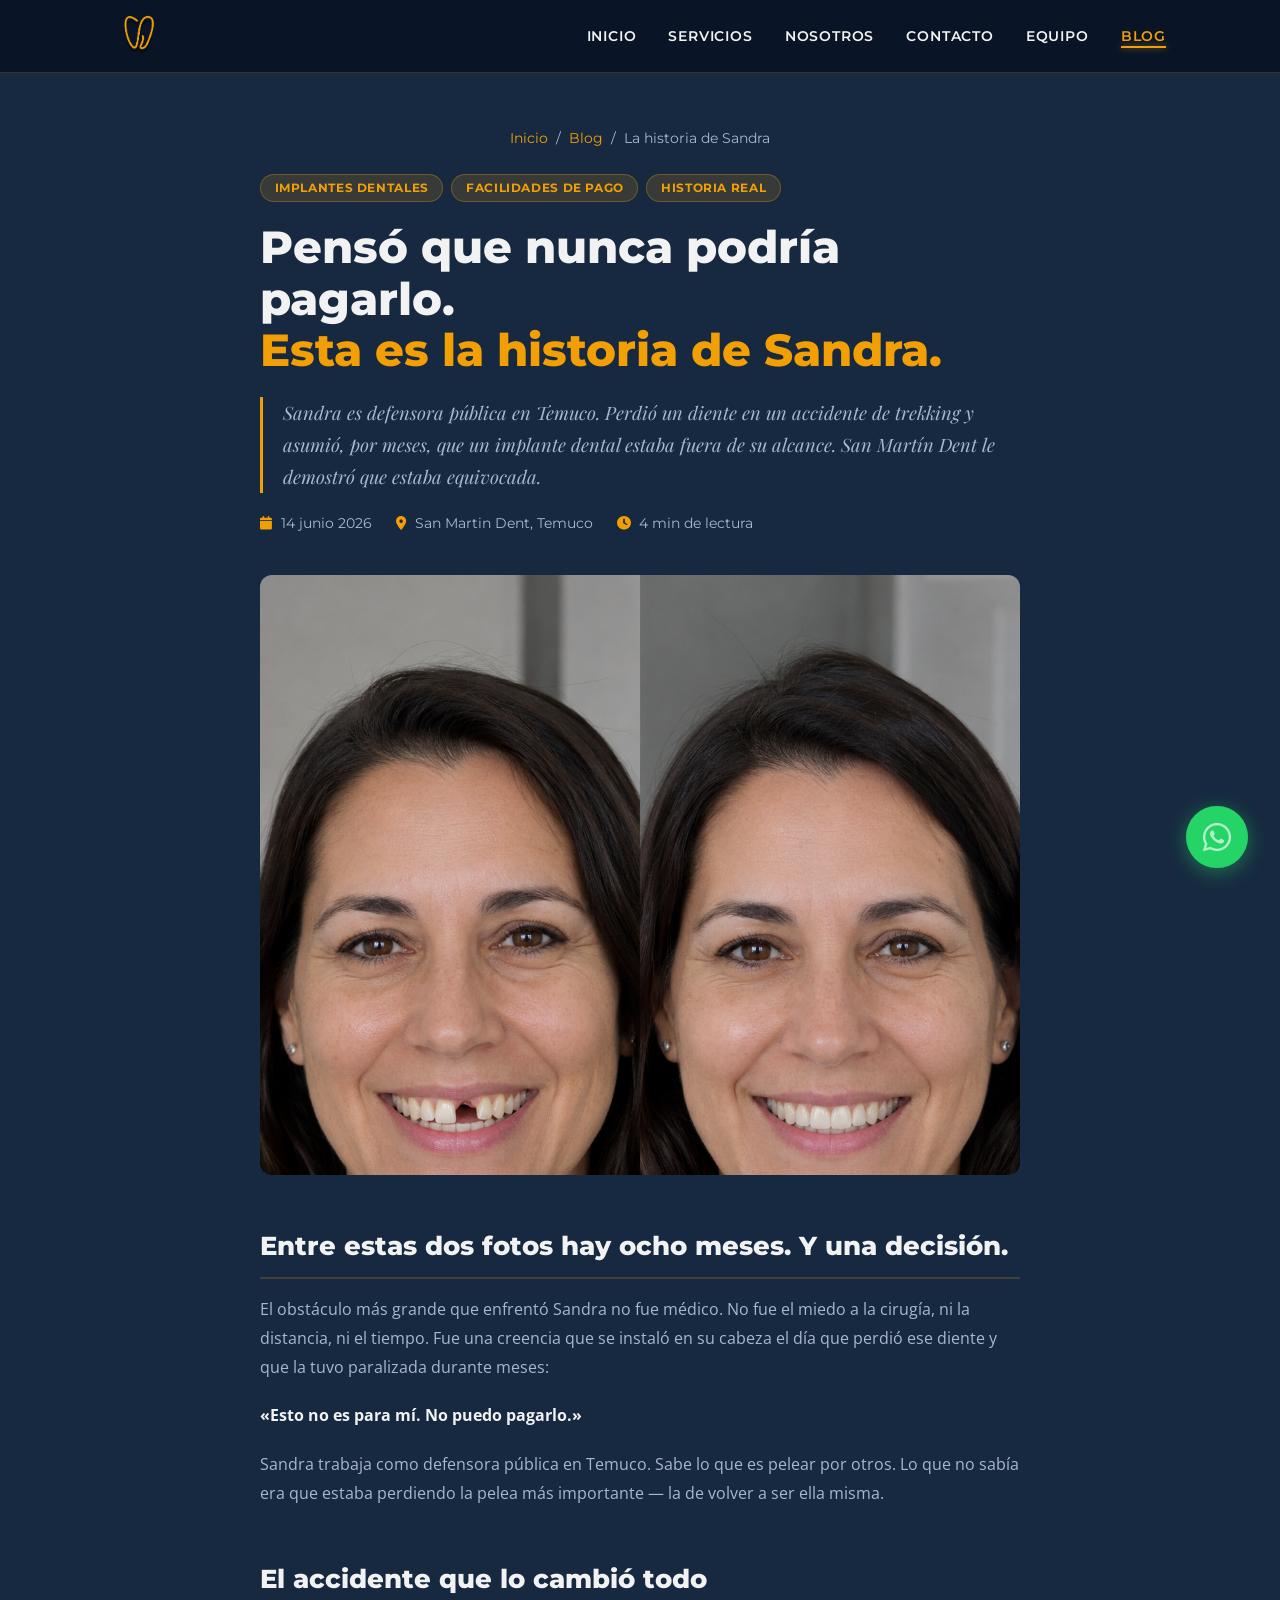
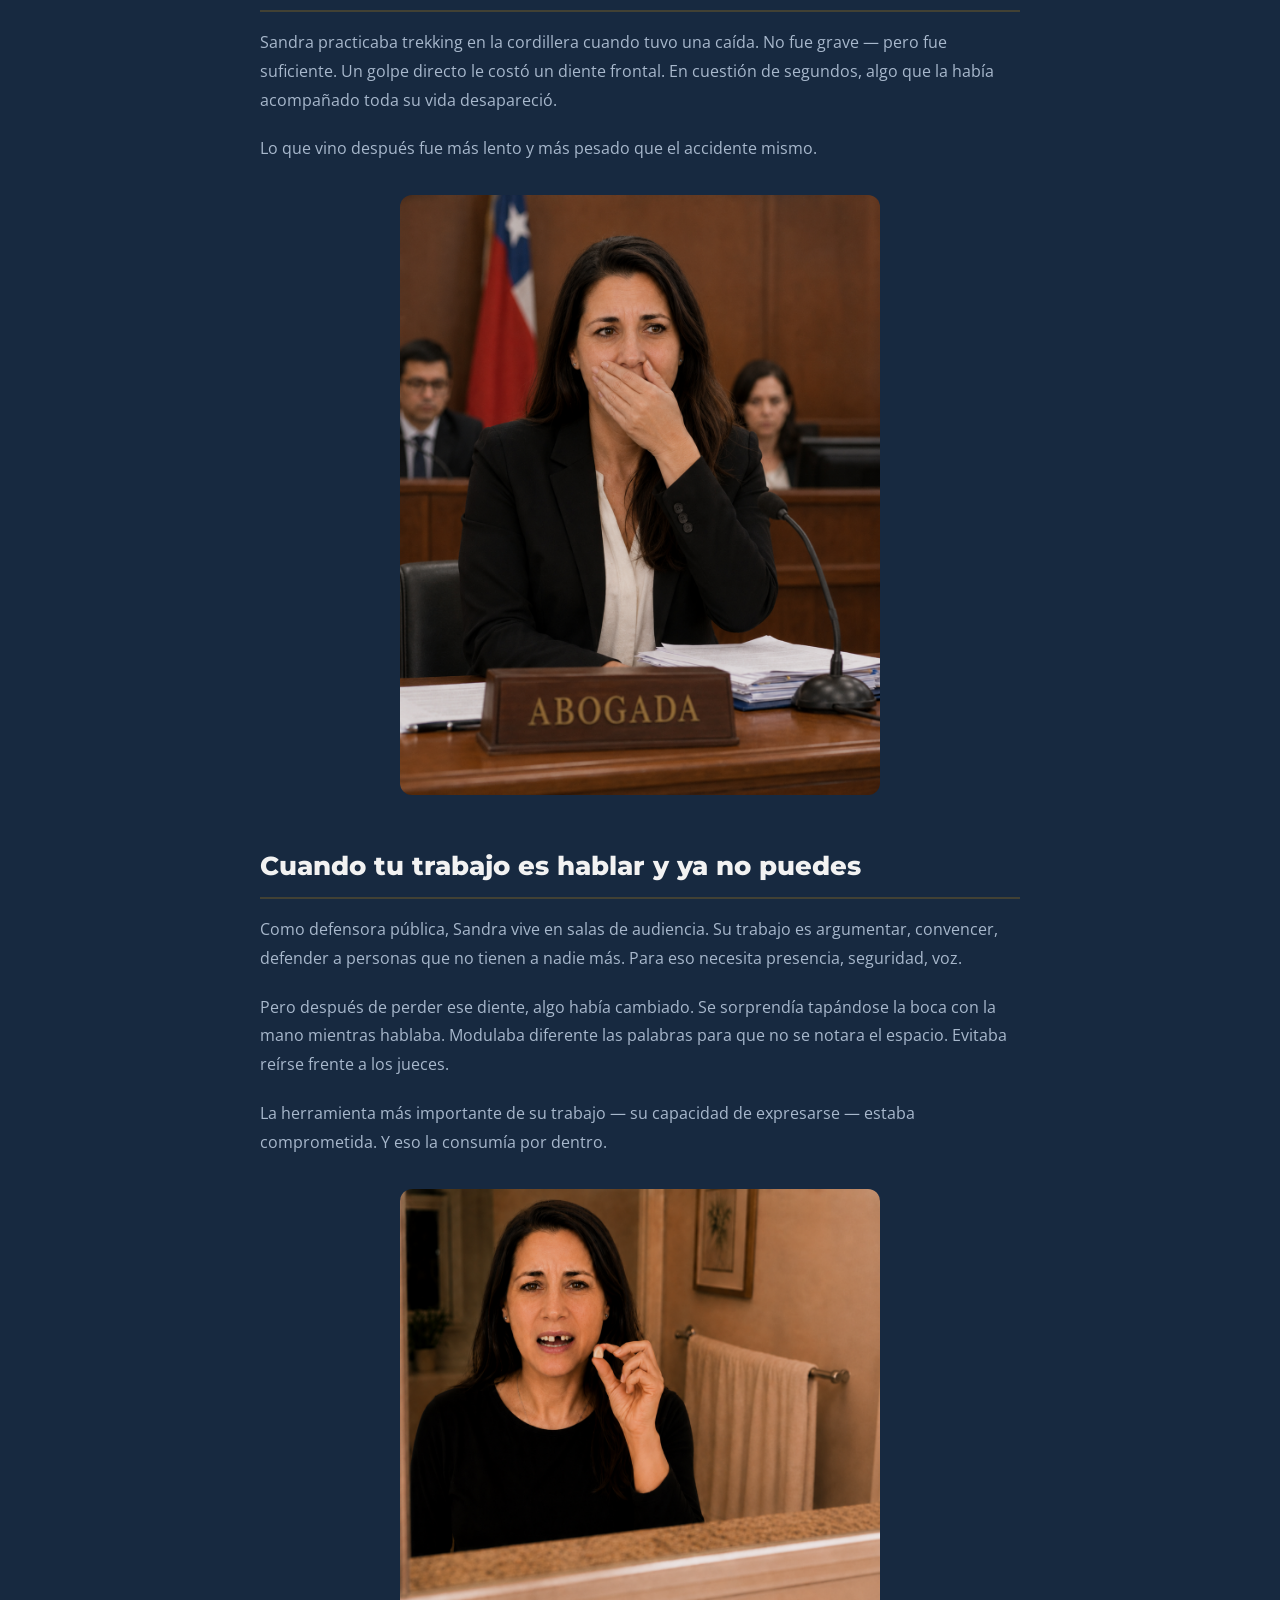
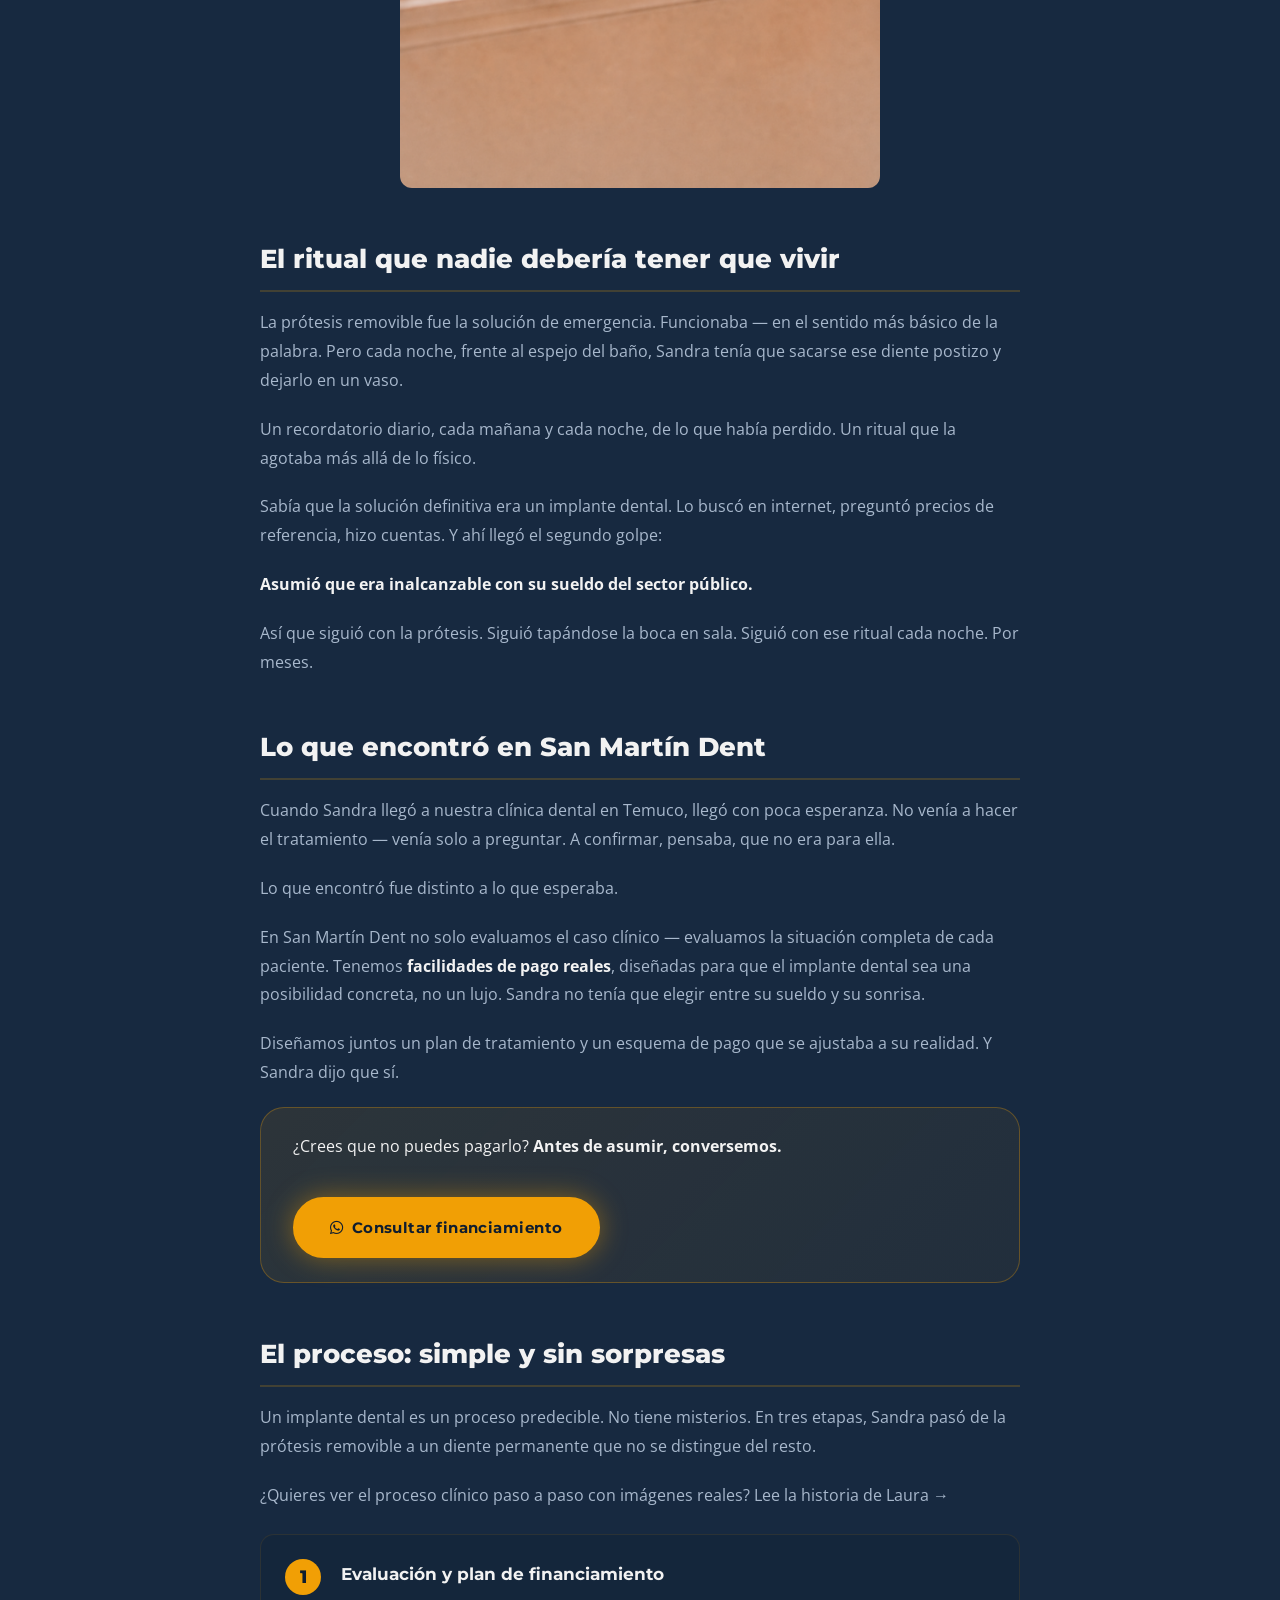
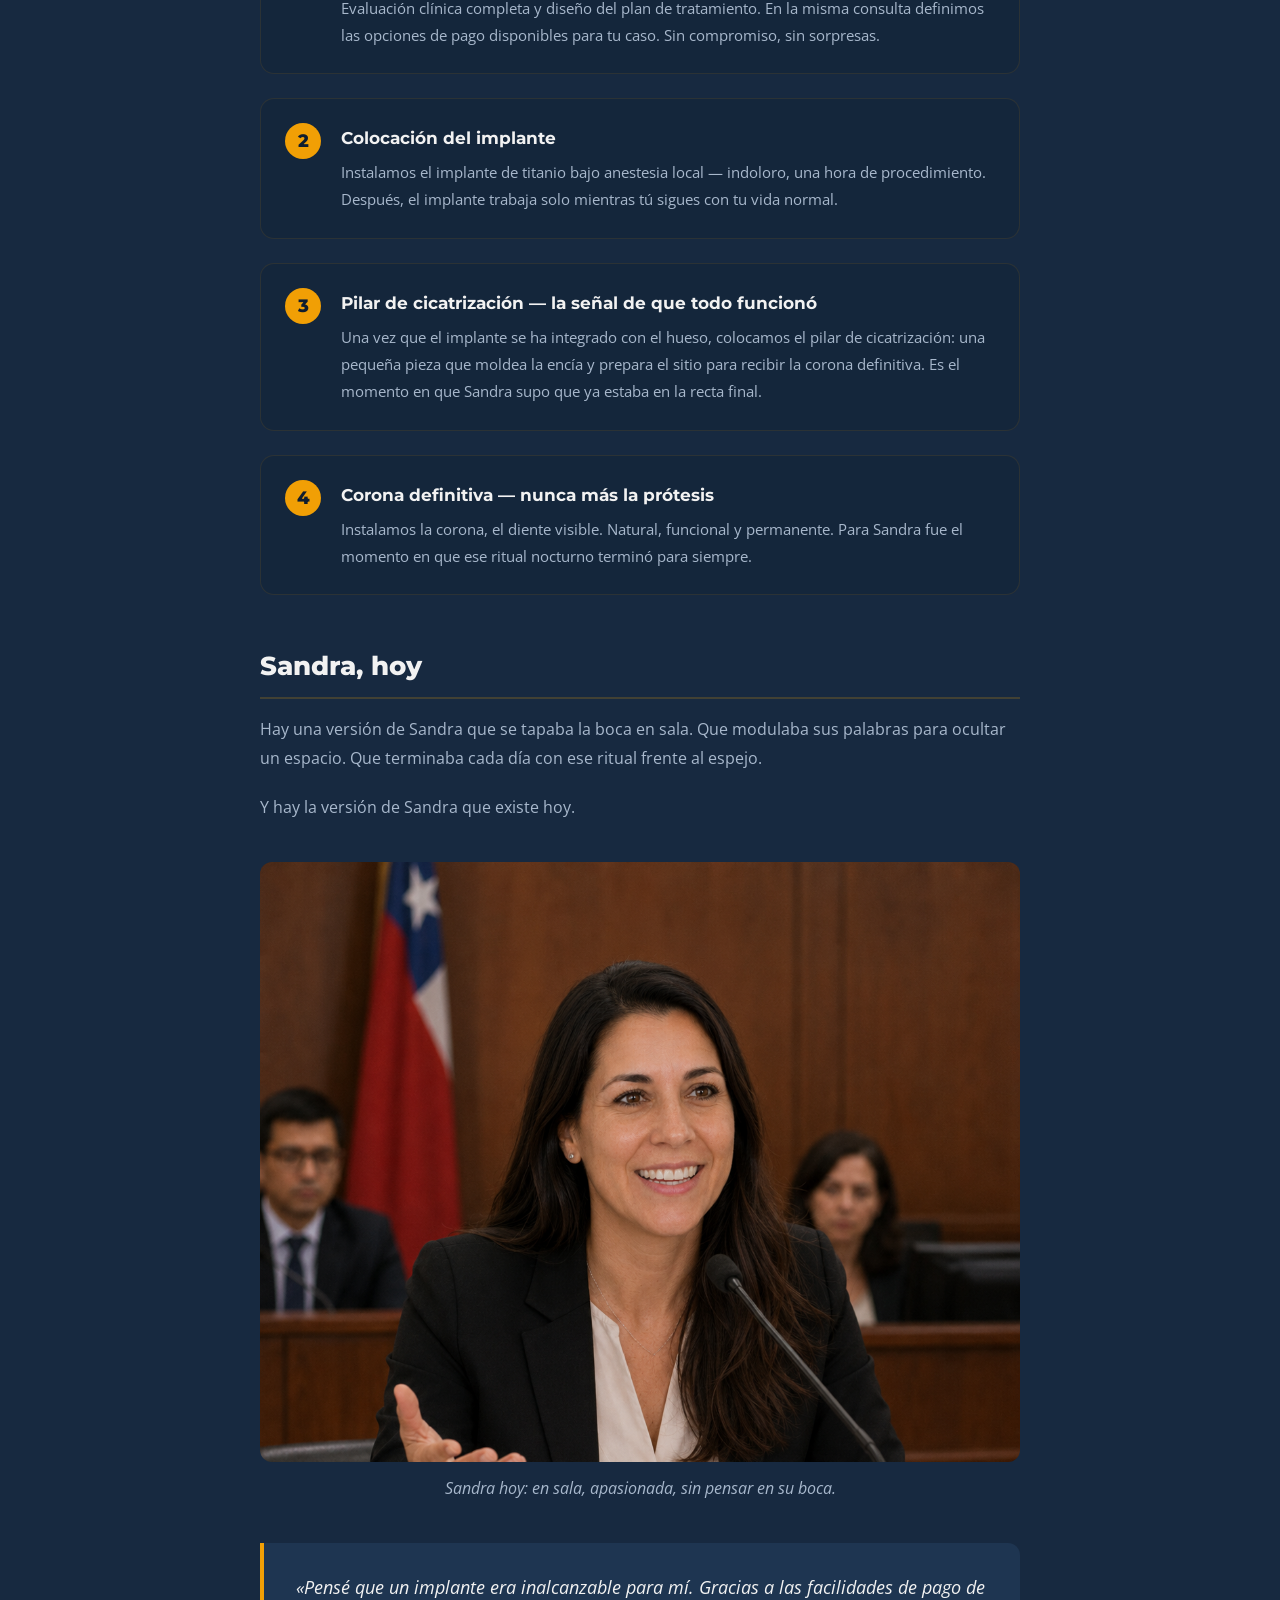
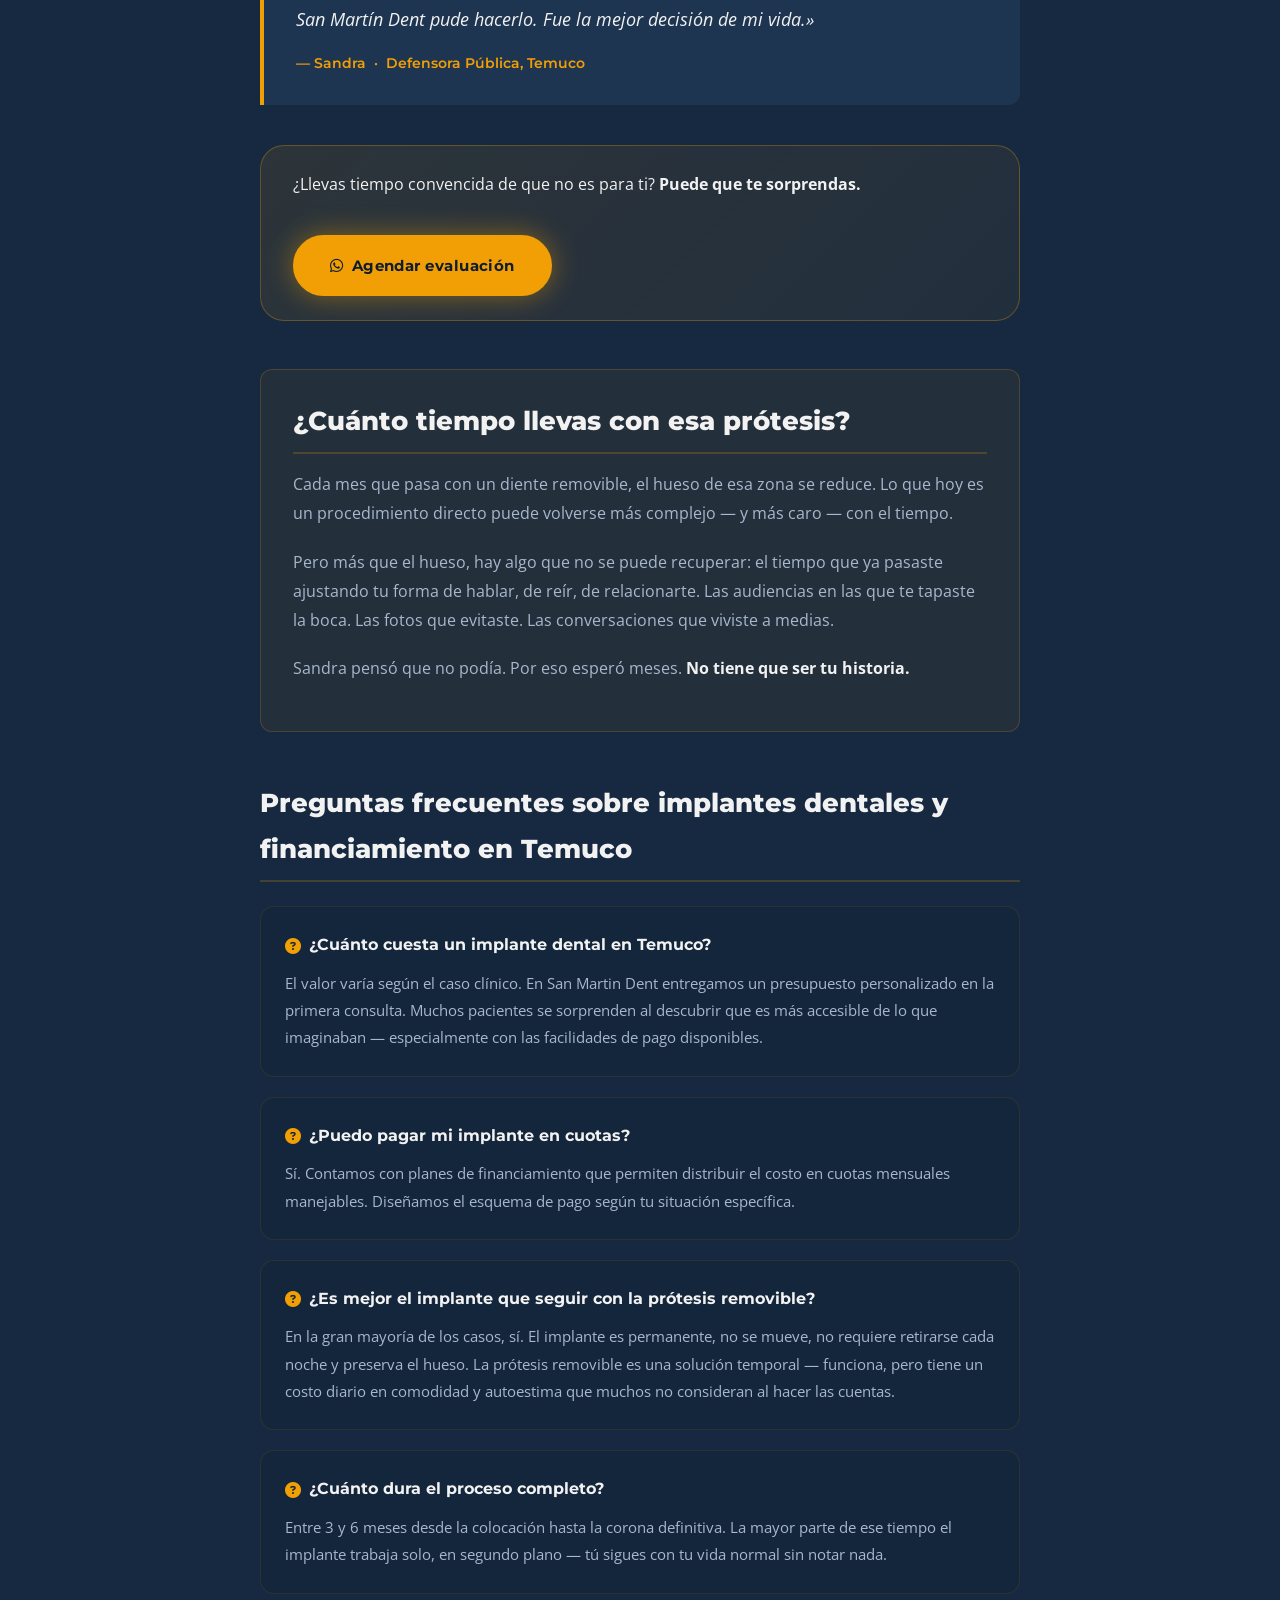
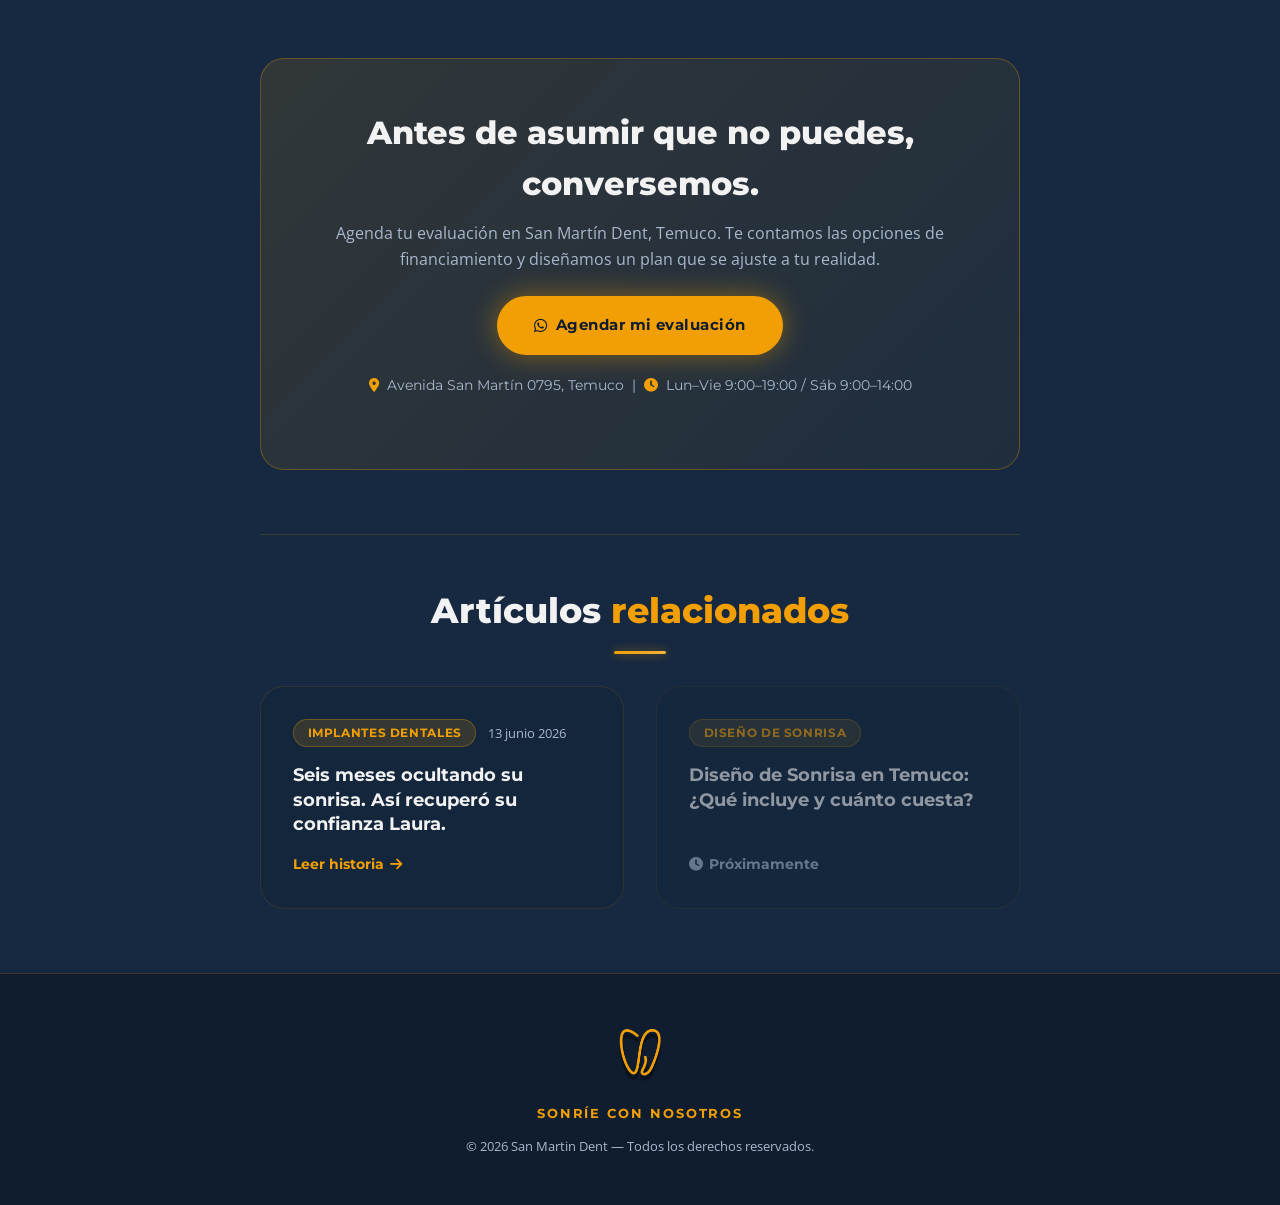
<file: blog/implante-dental-financiamiento-temuco.html>
<!DOCTYPE html>
<html lang="es">
<head>
    <meta charset="UTF-8">
    <meta name="viewport" content="width=device-width, initial-scale=1.0">
    <title>Implante Dental en Temuco con Facilidades de Pago: La Historia de Sandra | San Martin Dent</title>
    <meta name="description" content="Sandra era defensora pública y pensó que un implante dental era inalcanzable con su sueldo. Descubre cómo San Martin Dent hizo posible su transformación en Temuco.">
    <meta name="keywords" content="implante dental financiamiento Temuco, implante dental cuotas Temuco, implante dental precio Temuco, dentista implantes Temuco, implante dental asequible Temuco, clínica dental Temuco">
    <meta name="robots" content="index, follow">
    <link rel="canonical" href="https://sanmartindent.cl/blog/implante-dental-financiamiento-temuco">

    <!-- Open Graph -->
    <meta property="og:type" content="article">
    <meta property="og:url" content="https://sanmartindent.cl/blog/implante-dental-financiamiento-temuco">
    <meta property="og:title" content="Pensó que nunca podría pagarlo. Así recuperó su sonrisa Sandra con un implante dental en Temuco.">
    <meta property="og:description" content="Sandra era defensora pública y asumió que un implante era inalcanzable con su sueldo. San Martin Dent le demostró que estaba equivocada.">
    <meta property="og:image" content="https://sanmartindent.cl/blog/implantes/Sandra/1.png">
    <meta property="og:locale" content="es_CL">
    <meta property="og:site_name" content="San Martin Dent">
    <meta property="article:published_time" content="2026-06-14">
    <meta property="article:author" content="San Martin Dent">

    <link rel="preconnect" href="https://fonts.googleapis.com">
    <link rel="preconnect" href="https://fonts.gstatic.com" crossorigin>
    <link href="https://fonts.googleapis.com/css2?family=Montserrat:wght@400;600;700;800&family=Open+Sans:wght@400;500;600&family=Playfair+Display:ital,wght@0,400;0,600;1,400;1,600&display=swap" rel="stylesheet">
    <link rel="stylesheet" href="https://cdnjs.cloudflare.com/ajax/libs/font-awesome/6.5.0/css/all.min.css">
    <link rel="stylesheet" href="../styles.css">
    <link rel="icon" href="../assets/logo.png">

    <!-- Schema.org Article -->
    <script type="application/ld+json">
    {
      "@context": "https://schema.org",
      "@type": "Article",
      "headline": "Pensó que nunca podría pagarlo. Así recuperó su sonrisa Sandra con un implante dental en Temuco.",
      "description": "Sandra era defensora pública y asumió que un implante dental estaba fuera de su alcance. Esta es su historia real con San Martin Dent en Temuco.",
      "image": "https://sanmartindent.cl/blog/implantes/Sandra/1.png",
      "datePublished": "2026-06-14",
      "dateModified": "2026-06-14",
      "author": {
        "@type": "Organization",
        "name": "San Martin Dent",
        "url": "https://sanmartindent.cl"
      },
      "publisher": {
        "@type": "Dentist",
        "name": "San Martin Dent",
        "logo": "https://sanmartindent.cl/assets/logo.png",
        "telephone": "+56967270623",
        "address": {
          "@type": "PostalAddress",
          "streetAddress": "Avenida San Martín 0795",
          "addressLocality": "Temuco",
          "addressRegion": "La Araucanía",
          "addressCountry": "CL"
        }
      },
      "mainEntityOfPage": {
        "@type": "WebPage",
        "@id": "https://sanmartindent.cl/blog/implante-dental-financiamiento-temuco.html"
      },
      "about": {
        "@type": "MedicalProcedure",
        "name": "Implante Dental",
        "procedureType": "https://schema.org/SurgicalProcedure",
        "bodyLocation": "Mandíbula / Maxilar"
      },
      "keywords": "implante dental financiamiento Temuco, implante dental cuotas Temuco, implante dental precio Temuco"
    }
    </script>

    <!-- Schema.org Review -->
    <script type="application/ld+json">
    {
      "@context": "https://schema.org",
      "@type": "Review",
      "itemReviewed": {
        "@type": "Dentist",
        "name": "San Martin Dent",
        "address": {
          "@type": "PostalAddress",
          "streetAddress": "Avenida San Martín 0795",
          "addressLocality": "Temuco"
        }
      },
      "author": { "@type": "Person", "name": "Sandra" },
      "reviewBody": "Pensé que un implante era inalcanzable para mí. Gracias a las facilidades de pago de San Martín Dent pude hacerlo. Fue la mejor decisión de mi vida.",
      "reviewRating": { "@type": "Rating", "ratingValue": "5", "bestRating": "5" }
    }
    </script>

    <!-- Schema.org FAQ -->
    <script type="application/ld+json">
    {
      "@context": "https://schema.org",
      "@type": "FAQPage",
      "mainEntity": [
        {
          "@type": "Question",
          "name": "¿Cuánto cuesta un implante dental en Temuco?",
          "acceptedAnswer": { "@type": "Answer", "text": "El valor varía según el caso clínico y si se requieren procedimientos adicionales. En San Martin Dent ofrecemos facilidades de pago y presupuesto personalizado desde la primera consulta. Muchos pacientes se sorprenden al descubrir que es más accesible de lo que pensaban." }
        },
        {
          "@type": "Question",
          "name": "¿Se puede pagar un implante dental en cuotas en Temuco?",
          "acceptedAnswer": { "@type": "Answer", "text": "Sí. En San Martin Dent contamos con planes de financiamiento que permiten distribuir el costo del tratamiento en cuotas manejables, adaptadas a tu situación." }
        },
        {
          "@type": "Question",
          "name": "¿Es mejor un implante dental que una prótesis removible?",
          "acceptedAnswer": { "@type": "Answer", "text": "En la gran mayoría de los casos, sí. El implante es una solución permanente que no se mueve, no requiere adhesivos ni retirarse cada noche, preserva el hueso y tiene una apariencia completamente natural. La prótesis removible es una solución temporal mientras se espera el implante, o una alternativa cuando el implante no es posible clínicamente." }
        },
        {
          "@type": "Question",
          "name": "¿Cuánto tiempo dura el proceso de un implante dental?",
          "acceptedAnswer": { "@type": "Answer", "text": "Entre 3 y 6 meses desde la colocación hasta la corona definitiva. La mayor parte de ese tiempo el implante trabaja solo en segundo plano — el paciente lleva una vida completamente normal sin notar nada." }
        }
      ]
    }
    </script>

<!-- Meta Pixel Code -->
<script>
!function(f,b,e,v,n,t,s)
{if(f.fbq)return;n=f.fbq=function(){n.callMethod?
n.callMethod.apply(n,arguments):n.queue.push(arguments)};
if(!f._fbq)f._fbq=n;n.push=n;n.loaded=!0;n.version='2.0';
n.queue=[];t=b.createElement(e);t.async=!0;
t.src=v;s=b.getElementsByTagName(e)[0];
s.parentNode.insertBefore(t,s)}(window, document,'script',
'https://connect.facebook.net/en_US/fbevents.js');
fbq('init', '1521014895368723');
fbq('track', 'PageView');
</script>
<noscript><img height="1" width="1" style="display:none"
src="https://www.facebook.com/tr?id=1521014895368723&ev=PageView&noscript=1"
/></noscript>
<!-- End Meta Pixel Code -->
</head>
<body>

    <!-- HEADER -->
    <header class="header" id="header">
        <nav class="nav container">
            <a href="../index.html" class="nav__logo">
                <img src="../assets/logos-icono.png" alt="Clínica Dental San Martin Dent Temuco" class="nav__logo-img">
            </a>
            <ul class="nav__menu" id="navMenu">
                <li><a href="../index.html#inicio"    class="nav__link">Inicio</a></li>
                <li><a href="../index.html#servicios" class="nav__link">Servicios</a></li>
                <li><a href="../index.html#nosotros"  class="nav__link">Nosotros</a></li>
                <li><a href="../index.html#contacto"  class="nav__link">Contacto</a></li>
                <li><a href="../equipo.html"          class="nav__link">Equipo</a></li>
                <li><a href="../blog/index.html"      class="nav__link active">Blog</a></li>
            </ul>
            <button class="nav__toggle" id="navToggle" aria-label="Abrir menú">
                <i class="fas fa-bars"></i>
            </button>
        </nav>
    </header>

    <!-- ARTÍCULO -->
    <main class="article-wrap">
        <div class="container">

            <!-- Breadcrumb -->
            <nav class="breadcrumb" aria-label="Ruta de navegación">
                <a href="../index.html">Inicio</a>
                <span>/</span>
                <a href="../blog/index.html">Blog</a>
                <span>/</span>
                <span>La historia de Sandra</span>
            </nav>

            <article class="article">

                <!-- Cabecera -->
                <header class="article__header">
                    <div class="article__tags">
                        <span class="post__tag">Implantes Dentales</span>
                        <span class="post__tag">Facilidades de pago</span>
                        <span class="post__tag">Historia real</span>
                    </div>
                    <h1 class="article__title">Pensó que nunca podría pagarlo.<br><span>Esta es la historia de Sandra.</span></h1>
                    <p class="article__lead">
                        Sandra es defensora pública en Temuco. Perdió un diente en un accidente de trekking y asumió, por meses, que un implante dental estaba fuera de su alcance. San Martín Dent le demostró que estaba equivocada.
                    </p>
                    <div class="article__meta">
                        <span><i class="fas fa-calendar"></i> 14 junio 2026</span>
                        <span><i class="fas fa-map-marker-alt"></i> San Martin Dent, Temuco</span>
                        <span><i class="fas fa-clock"></i> 4 min de lectura</span>
                    </div>
                </header>

                <!-- FOTO 1: Antes / Después — impacto inmediato -->
                <div class="article__story-hero">
                    <img src="implantes/Sandra/1.png"
                         alt="Antes y después del implante dental de Sandra en San Martin Dent Temuco — diente frontal restaurado"
                         width="800" height="900"
                         loading="eager">
                </div>

                <!-- Cuerpo narrativo -->
                <div class="article__body">

                    <h2>Entre estas dos fotos hay ocho meses. Y una decisión.</h2>
                    <p>
                        El obstáculo más grande que enfrentó Sandra no fue médico. No fue el miedo a la cirugía, ni la distancia, ni el tiempo. Fue una creencia que se instaló en su cabeza el día que perdió ese diente y que la tuvo paralizada durante meses:
                    </p>
                    <p>
                        <strong>«Esto no es para mí. No puedo pagarlo.»</strong>
                    </p>
                    <p>
                        Sandra trabaja como defensora pública en Temuco. Sabe lo que es pelear por otros. Lo que no sabía era que estaba perdiendo la pelea más importante — la de volver a ser ella misma.
                    </p>

                    <h2>El accidente que lo cambió todo</h2>
                    <p>
                        Sandra practicaba trekking en la cordillera cuando tuvo una caída. No fue grave — pero fue suficiente. Un golpe directo le costó un diente frontal. En cuestión de segundos, algo que la había acompañado toda su vida desapareció.
                    </p>
                    <p>
                        Lo que vino después fue más lento y más pesado que el accidente mismo.
                    </p>

                    <!-- FOTO 2: Sandra en sala, cubriéndose la boca -->
                    <figure class="article__figure article__figure--portrait">
                        <img src="implantes/Sandra/2.png"
                             alt="Sandra, defensora pública de Temuco, cubriéndose la boca durante una audiencia — el impacto del diente perdido en su trabajo"
                             loading="lazy">
                    </figure>

                    <h2>Cuando tu trabajo es hablar y ya no puedes</h2>
                    <p>
                        Como defensora pública, Sandra vive en salas de audiencia. Su trabajo es argumentar, convencer, defender a personas que no tienen a nadie más. Para eso necesita presencia, seguridad, voz.
                    </p>
                    <p>
                        Pero después de perder ese diente, algo había cambiado. Se sorprendía tapándose la boca con la mano mientras hablaba. Modulaba diferente las palabras para que no se notara el espacio. Evitaba reírse frente a los jueces.
                    </p>
                    <p>
                        La herramienta más importante de su trabajo — su capacidad de expresarse — estaba comprometida. Y eso la consumía por dentro.
                    </p>

                    <!-- FOTO 3: La prótesis cada noche -->
                    <figure class="article__figure article__figure--portrait">
                        <img src="implantes/Sandra/3.png"
                             alt="Sandra retirando su prótesis dental removible frente al espejo — el ritual nocturno que la recordaba cada día el problema"
                             loading="lazy">
                    </figure>

                    <h2>El ritual que nadie debería tener que vivir</h2>
                    <p>
                        La prótesis removible fue la solución de emergencia. Funcionaba — en el sentido más básico de la palabra. Pero cada noche, frente al espejo del baño, Sandra tenía que sacarse ese diente postizo y dejarlo en un vaso.
                    </p>
                    <p>
                        Un recordatorio diario, cada mañana y cada noche, de lo que había perdido. Un ritual que la agotaba más allá de lo físico.
                    </p>
                    <p>
                        Sabía que la solución definitiva era un implante dental. Lo buscó en internet, preguntó precios de referencia, hizo cuentas. Y ahí llegó el segundo golpe:
                    </p>
                    <p>
                        <strong>Asumió que era inalcanzable con su sueldo del sector público.</strong>
                    </p>
                    <p>
                        Así que siguió con la prótesis. Siguió tapándose la boca en sala. Siguió con ese ritual cada noche. Por meses.
                    </p>

                    <h2>Lo que encontró en San Martín Dent</h2>
                    <p>
                        Cuando Sandra llegó a nuestra clínica dental en Temuco, llegó con poca esperanza. No venía a hacer el tratamiento — venía solo a preguntar. A confirmar, pensaba, que no era para ella.
                    </p>
                    <p>
                        Lo que encontró fue distinto a lo que esperaba.
                    </p>
                    <p>
                        En San Martín Dent no solo evaluamos el caso clínico — evaluamos la situación completa de cada paciente. Tenemos <strong>facilidades de pago reales</strong>, diseñadas para que el implante dental sea una posibilidad concreta, no un lujo. Sandra no tenía que elegir entre su sueldo y su sonrisa.
                    </p>
                    <p>
                        Diseñamos juntos un plan de tratamiento y un esquema de pago que se ajustaba a su realidad. Y Sandra dijo que sí.
                    </p>

                    <!-- CTA 1 -->
                    <div class="article__cta-inline">
                        <p>¿Crees que no puedes pagarlo? <strong>Antes de asumir, conversemos.</strong></p>
                        <a href="https://wa.me/56967270623?text=Hola%2C%20me%20interesa%20saber%20sobre%20facilidades%20de%20pago%20para%20implante%20dental%20en%20Temuco"
                           class="btn btn--primary" target="_blank" rel="noopener">
                            <i class="fab fa-whatsapp"></i> Consultar financiamiento
                        </a>
                    </div>

                    <h2>El proceso: simple y sin sorpresas</h2>
                    <p>
                        Un implante dental es un proceso predecible. No tiene misterios. En tres etapas, Sandra pasó de la prótesis removible a un diente permanente que no se distingue del resto.
                    </p>
                    <p>
                        ¿Quieres ver el proceso clínico paso a paso con imágenes reales? <a href="implantes-dentales-temuco.html">Lee la historia de Laura →</a>
                    </p>

                    <div class="article__steps">
                        <div class="article__step">
                            <span class="article__step-num">1</span>
                            <div>
                                <h3>Evaluación y plan de financiamiento</h3>
                                <p>Evaluación clínica completa y diseño del plan de tratamiento. En la misma consulta definimos las opciones de pago disponibles para tu caso. Sin compromiso, sin sorpresas.</p>
                            </div>
                        </div>
                        <div class="article__step">
                            <span class="article__step-num">2</span>
                            <div>
                                <h3>Colocación del implante</h3>
                                <p>Instalamos el implante de titanio bajo anestesia local — indoloro, una hora de procedimiento. Después, el implante trabaja solo mientras tú sigues con tu vida normal.</p>
                            </div>
                        </div>
                        <div class="article__step">
                            <span class="article__step-num">3</span>
                            <div>
                                <h3>Pilar de cicatrización — la señal de que todo funcionó</h3>
                                <p>Una vez que el implante se ha integrado con el hueso, colocamos el pilar de cicatrización: una pequeña pieza que moldea la encía y prepara el sitio para recibir la corona definitiva. Es el momento en que Sandra supo que ya estaba en la recta final.</p>
                            </div>
                        </div>
                        <div class="article__step">
                            <span class="article__step-num">4</span>
                            <div>
                                <h3>Corona definitiva — nunca más la prótesis</h3>
                                <p>Instalamos la corona, el diente visible. Natural, funcional y permanente. Para Sandra fue el momento en que ese ritual nocturno terminó para siempre.</p>
                            </div>
                        </div>
                    </div>

                    <h2>Sandra, hoy</h2>
                    <p>
                        Hay una versión de Sandra que se tapaba la boca en sala. Que modulaba sus palabras para ocultar un espacio. Que terminaba cada día con ese ritual frente al espejo.
                    </p>
                    <p>
                        Y hay la versión de Sandra que existe hoy.
                    </p>

                    <!-- FOTO 4: Transformación -->
                    <div class="article__transformation">
                        <img src="implantes/Sandra/4.png"
                             alt="Sandra, defensora pública de Temuco, después de su implante dental en San Martin Dent — sonriendo con confianza en sala de audiencias"
                             width="600" height="800"
                             loading="lazy">
                        <p class="article__story-caption">Sandra hoy: en sala, apasionada, sin pensar en su boca.</p>
                    </div>

                    <!-- Testimonio -->
                    <div class="article__testimonial">
                        <blockquote>
                            «Pensé que un implante era inalcanzable para mí. Gracias a las facilidades de pago de San Martín Dent pude hacerlo. Fue la mejor decisión de mi vida.»
                        </blockquote>
                        <cite>— Sandra &nbsp;·&nbsp; Defensora Pública, Temuco</cite>
                    </div>

                    <!-- CTA 2 -->
                    <div class="article__cta-inline">
                        <p>¿Llevas tiempo convencida de que no es para ti? <strong>Puede que te sorprendas.</strong></p>
                        <a href="https://wa.me/56967270623?text=Hola%2C%20me%20interesa%20consultar%20sobre%20implante%20dental%20con%20financiamiento%20en%20Temuco"
                           class="btn btn--primary" target="_blank" rel="noopener">
                            <i class="fab fa-whatsapp"></i> Agendar evaluación
                        </a>
                    </div>

                    <!-- Stakes -->
                    <div class="article__stakes">
                        <h2>¿Cuánto tiempo llevas con esa prótesis?</h2>
                        <p>
                            Cada mes que pasa con un diente removible, el hueso de esa zona se reduce. Lo que hoy es un procedimiento directo puede volverse más complejo — y más caro — con el tiempo.
                        </p>
                        <p>
                            Pero más que el hueso, hay algo que no se puede recuperar: el tiempo que ya pasaste ajustando tu forma de hablar, de reír, de relacionarte. Las audiencias en las que te tapaste la boca. Las fotos que evitaste. Las conversaciones que viviste a medias.
                        </p>
                        <p>
                            Sandra pensó que no podía. Por eso esperó meses. <strong>No tiene que ser tu historia.</strong>
                        </p>
                    </div>

                    <!-- FAQ -->
                    <h2>Preguntas frecuentes sobre implantes dentales y financiamiento en Temuco</h2>

                    <div class="article__faq">
                        <div class="faq__item">
                            <h3><i class="fas fa-question-circle"></i> ¿Cuánto cuesta un implante dental en Temuco?</h3>
                            <p>El valor varía según el caso clínico. En San Martin Dent entregamos un presupuesto personalizado en la primera consulta. Muchos pacientes se sorprenden al descubrir que es más accesible de lo que imaginaban — especialmente con las facilidades de pago disponibles.</p>
                        </div>
                        <div class="faq__item">
                            <h3><i class="fas fa-question-circle"></i> ¿Puedo pagar mi implante en cuotas?</h3>
                            <p>Sí. Contamos con planes de financiamiento que permiten distribuir el costo en cuotas mensuales manejables. Diseñamos el esquema de pago según tu situación específica.</p>
                        </div>
                        <div class="faq__item">
                            <h3><i class="fas fa-question-circle"></i> ¿Es mejor el implante que seguir con la prótesis removible?</h3>
                            <p>En la gran mayoría de los casos, sí. El implante es permanente, no se mueve, no requiere retirarse cada noche y preserva el hueso. La prótesis removible es una solución temporal — funciona, pero tiene un costo diario en comodidad y autoestima que muchos no consideran al hacer las cuentas.</p>
                        </div>
                        <div class="faq__item">
                            <h3><i class="fas fa-question-circle"></i> ¿Cuánto dura el proceso completo?</h3>
                            <p>Entre 3 y 6 meses desde la colocación hasta la corona definitiva. La mayor parte de ese tiempo el implante trabaja solo, en segundo plano — tú sigues con tu vida normal sin notar nada.</p>
                        </div>
                    </div>

                </div>

                <!-- CTA final -->
                <div class="article__cta-final">
                    <h2>Antes de asumir que no puedes, <span>conversemos.</span></h2>
                    <p>Agenda tu evaluación en San Martín Dent, Temuco. Te contamos las opciones de financiamiento y diseñamos un plan que se ajuste a tu realidad.</p>
                    <a href="https://wa.me/56967270623?text=Hola%2C%20me%20interesa%20una%20evaluaci%C3%B3n%20para%20implante%20dental%20con%20facilidades%20de%20pago%20en%20Temuco"
                       class="btn btn--primary" target="_blank" rel="noopener">
                        <i class="fab fa-whatsapp"></i> Agendar mi evaluación
                    </a>
                    <p class="article__cta-address">
                        <i class="fas fa-map-marker-alt"></i> Avenida San Martín 0795, Temuco &nbsp;|&nbsp;
                        <i class="fas fa-clock"></i> Lun–Vie 9:00–19:00 / Sáb 9:00–14:00
                    </p>
                </div>

                <!-- Artículos relacionados -->
                <div class="article__related">
                    <h2 class="section__title">Artículos <span>relacionados</span></h2>
                    <div class="blog__grid blog__grid--related">
                        <article class="post__card">
                            <div class="post__meta">
                                <span class="post__tag">Implantes Dentales</span>
                                <time class="post__date" datetime="2026-06-13">13 junio 2026</time>
                            </div>
                            <h3 class="post__title">Seis meses ocultando su sonrisa. Así recuperó su confianza Laura.</h3>
                            <a href="implantes-dentales-temuco.html" class="post__link">
                                Leer historia <i class="fas fa-arrow-right"></i>
                            </a>
                        </article>
                        <div class="post__card post__card--coming">
                            <div class="post__meta"><span class="post__tag">Diseño de Sonrisa</span></div>
                            <h3 class="post__title">Diseño de Sonrisa en Temuco: ¿Qué incluye y cuánto cuesta?</h3>
                            <span class="post__link post__link--soon"><i class="fas fa-clock"></i> Próximamente</span>
                        </div>
                    </div>
                </div>

            </article>
        </div>
    </main>

    <!-- FOOTER -->
    <footer class="footer">
        <div class="container">
            <div class="footer__content">
                <img src="../assets/logos-icono.png" alt="San Martin Dent" class="footer__logo">
                <p class="footer__slogan">Sonríe con Nosotros</p>
                <p class="footer__copy">&copy; 2026 San Martin Dent &mdash; Todos los derechos reservados.</p>
            </div>
        </div>
    </footer>

    <!-- BOTÓN FLOTANTE WHATSAPP -->
    <a href="https://wa.me/56967270623?text=Hola%2C%20me%20gustar%C3%ADa%20agendar%20una%20cita%20en%20San%20Martin%20Dent"
       class="whatsapp-float" target="_blank" rel="noopener" aria-label="Contactar por WhatsApp">
        <span class="pulse"></span>
        <i class="fab fa-whatsapp"></i>
    </a>

    <script src="../script.js"></script>
</body>
</html>
</file>
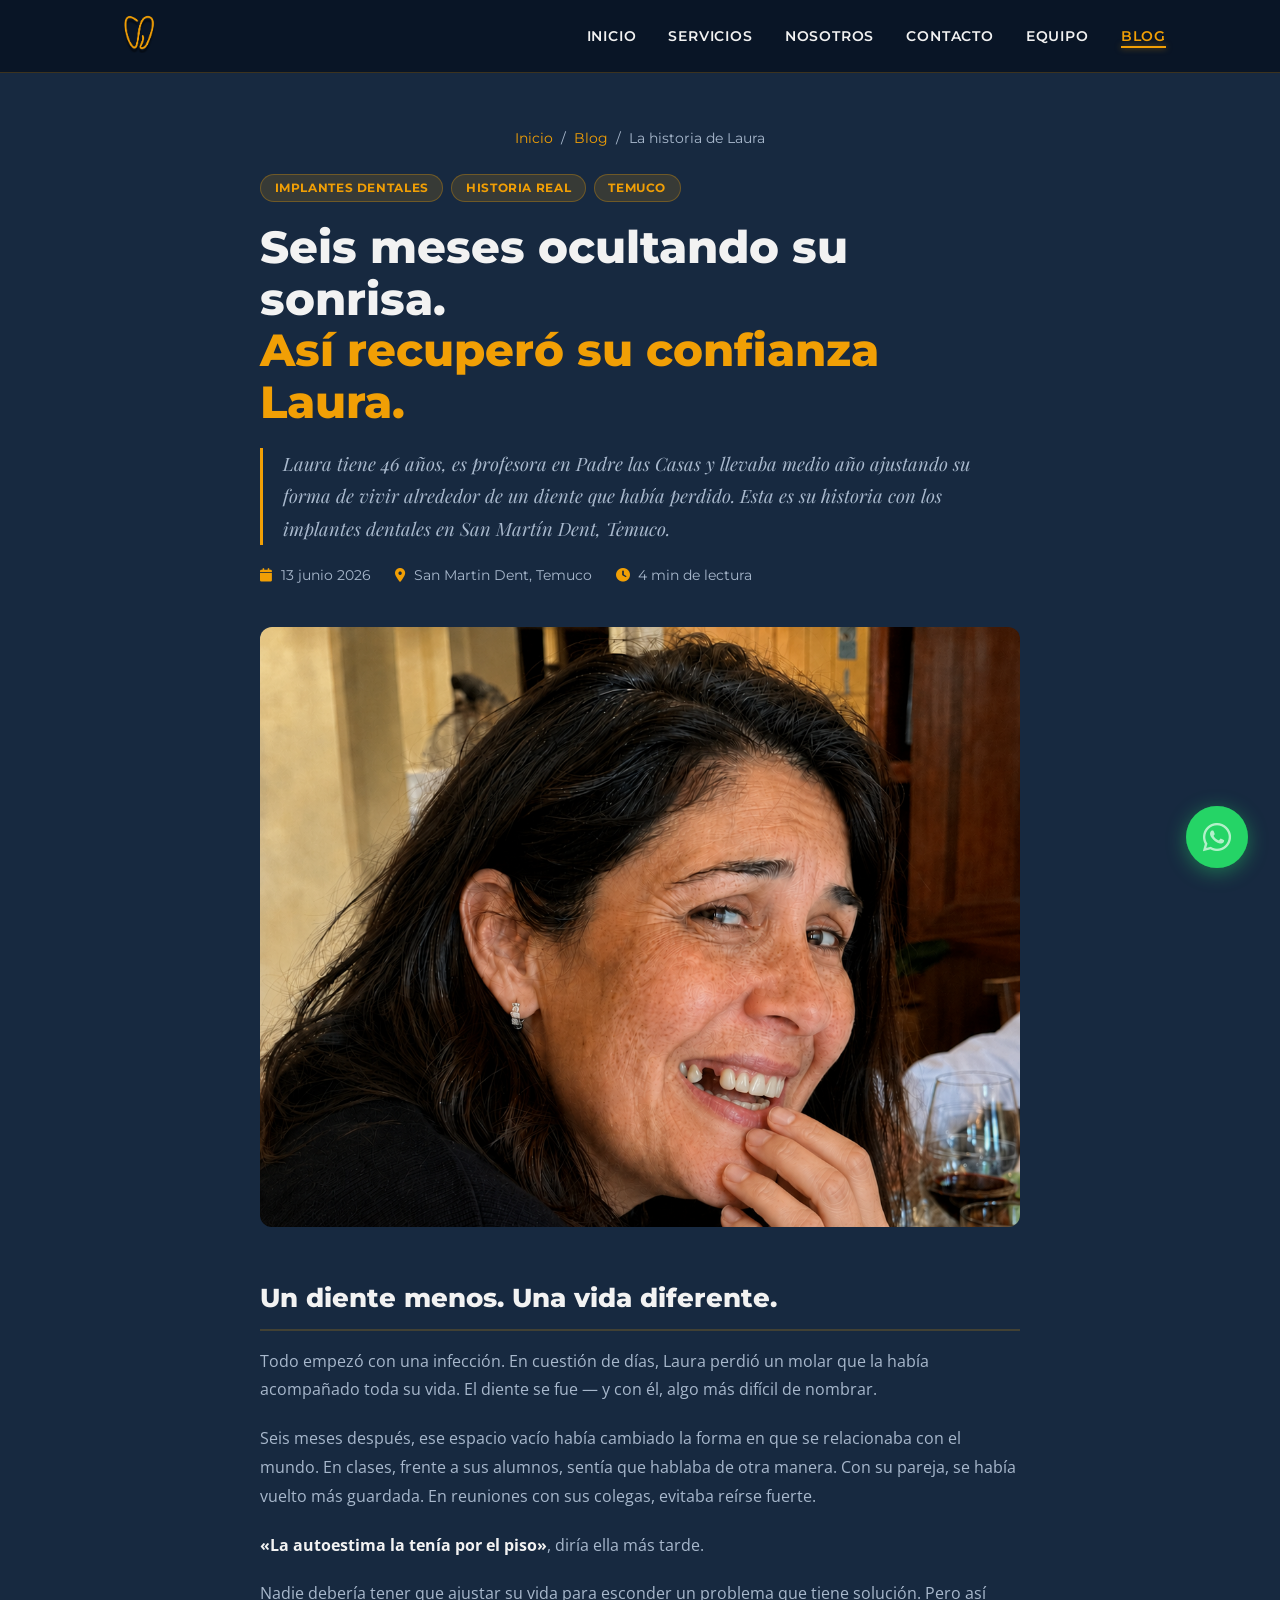
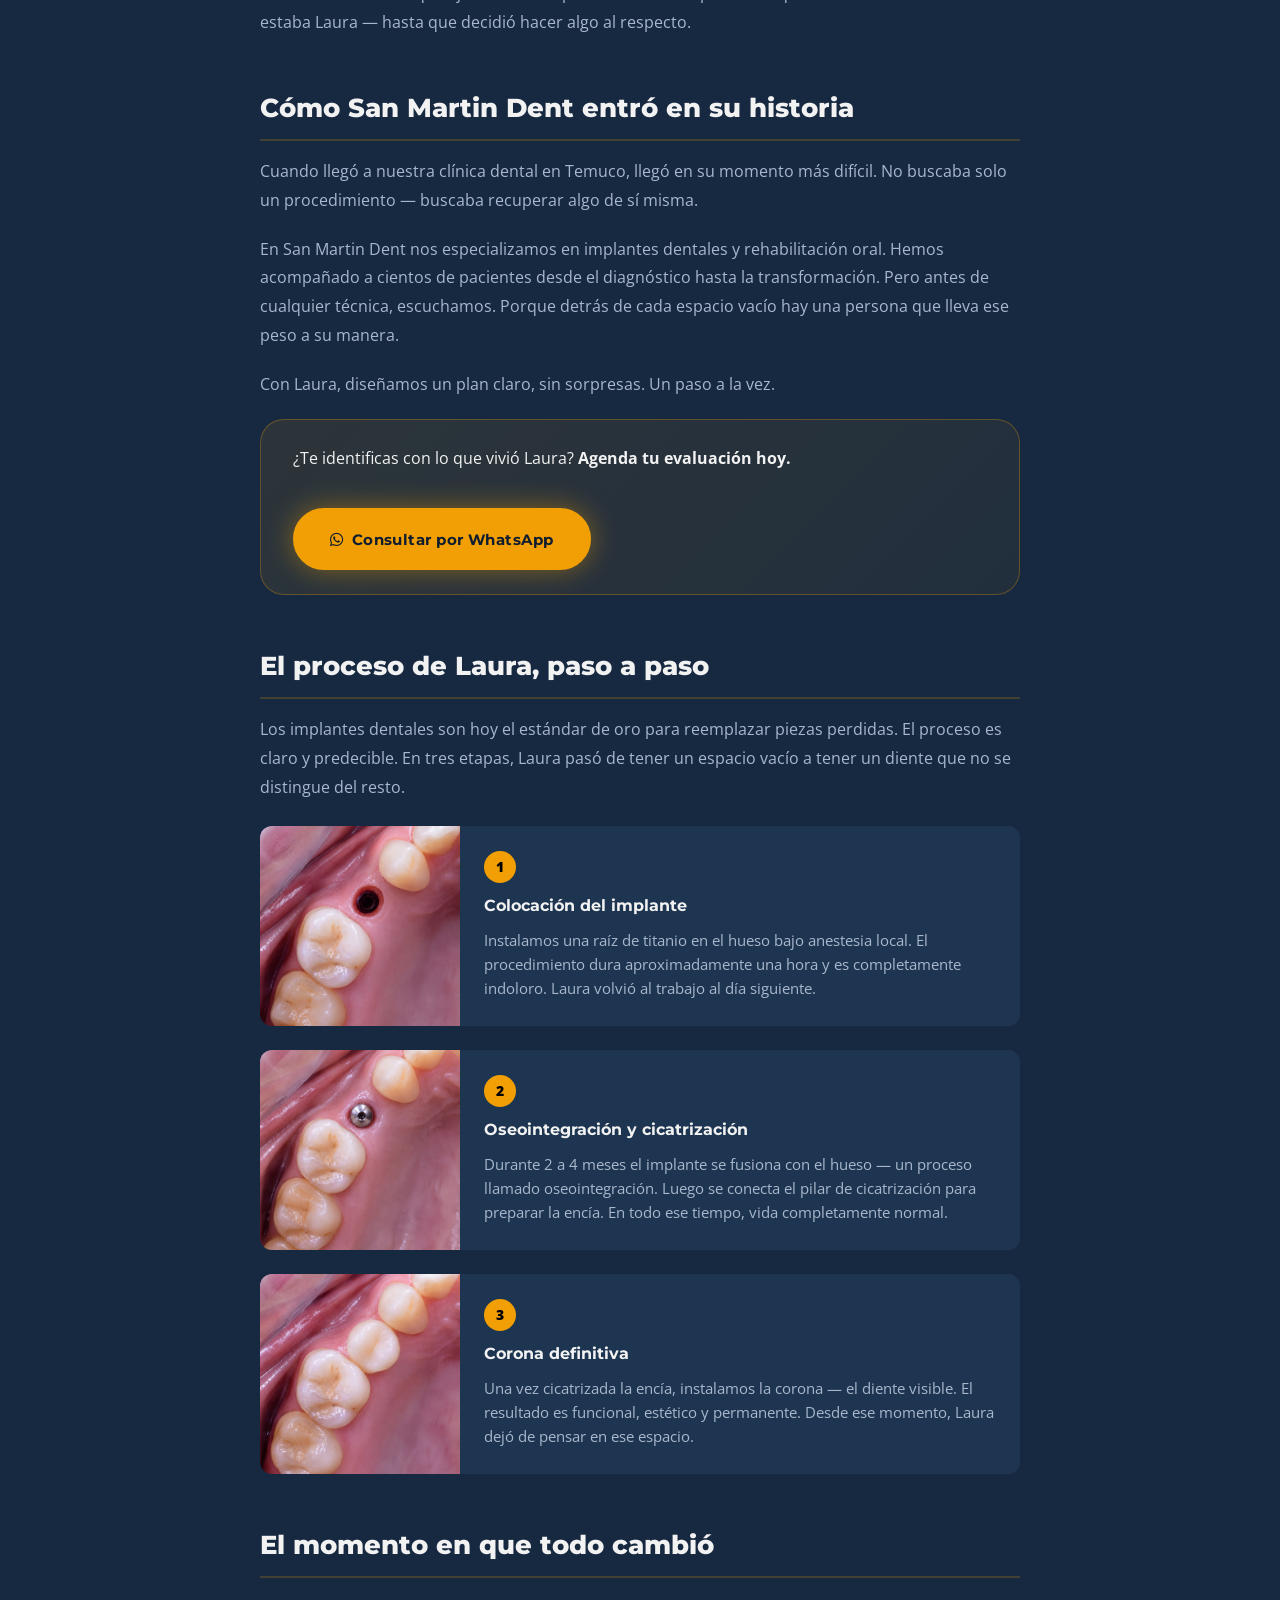
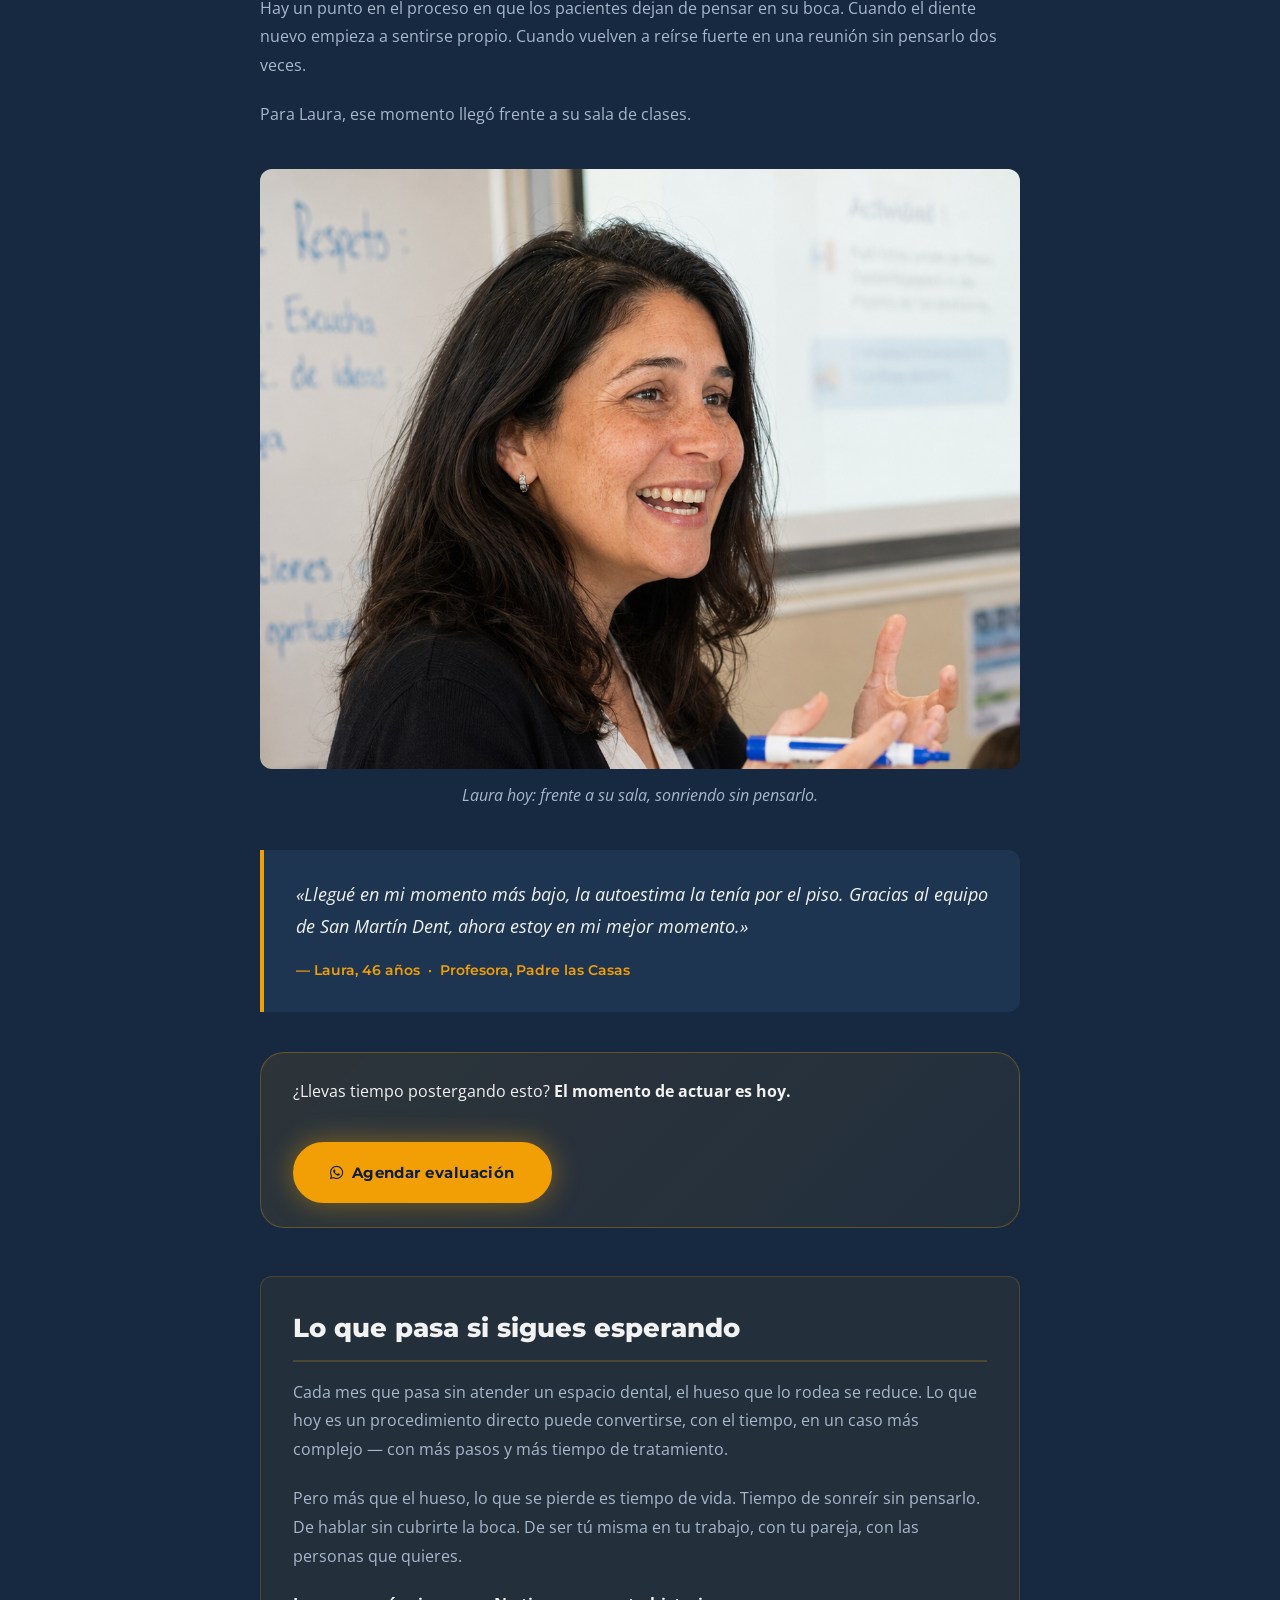
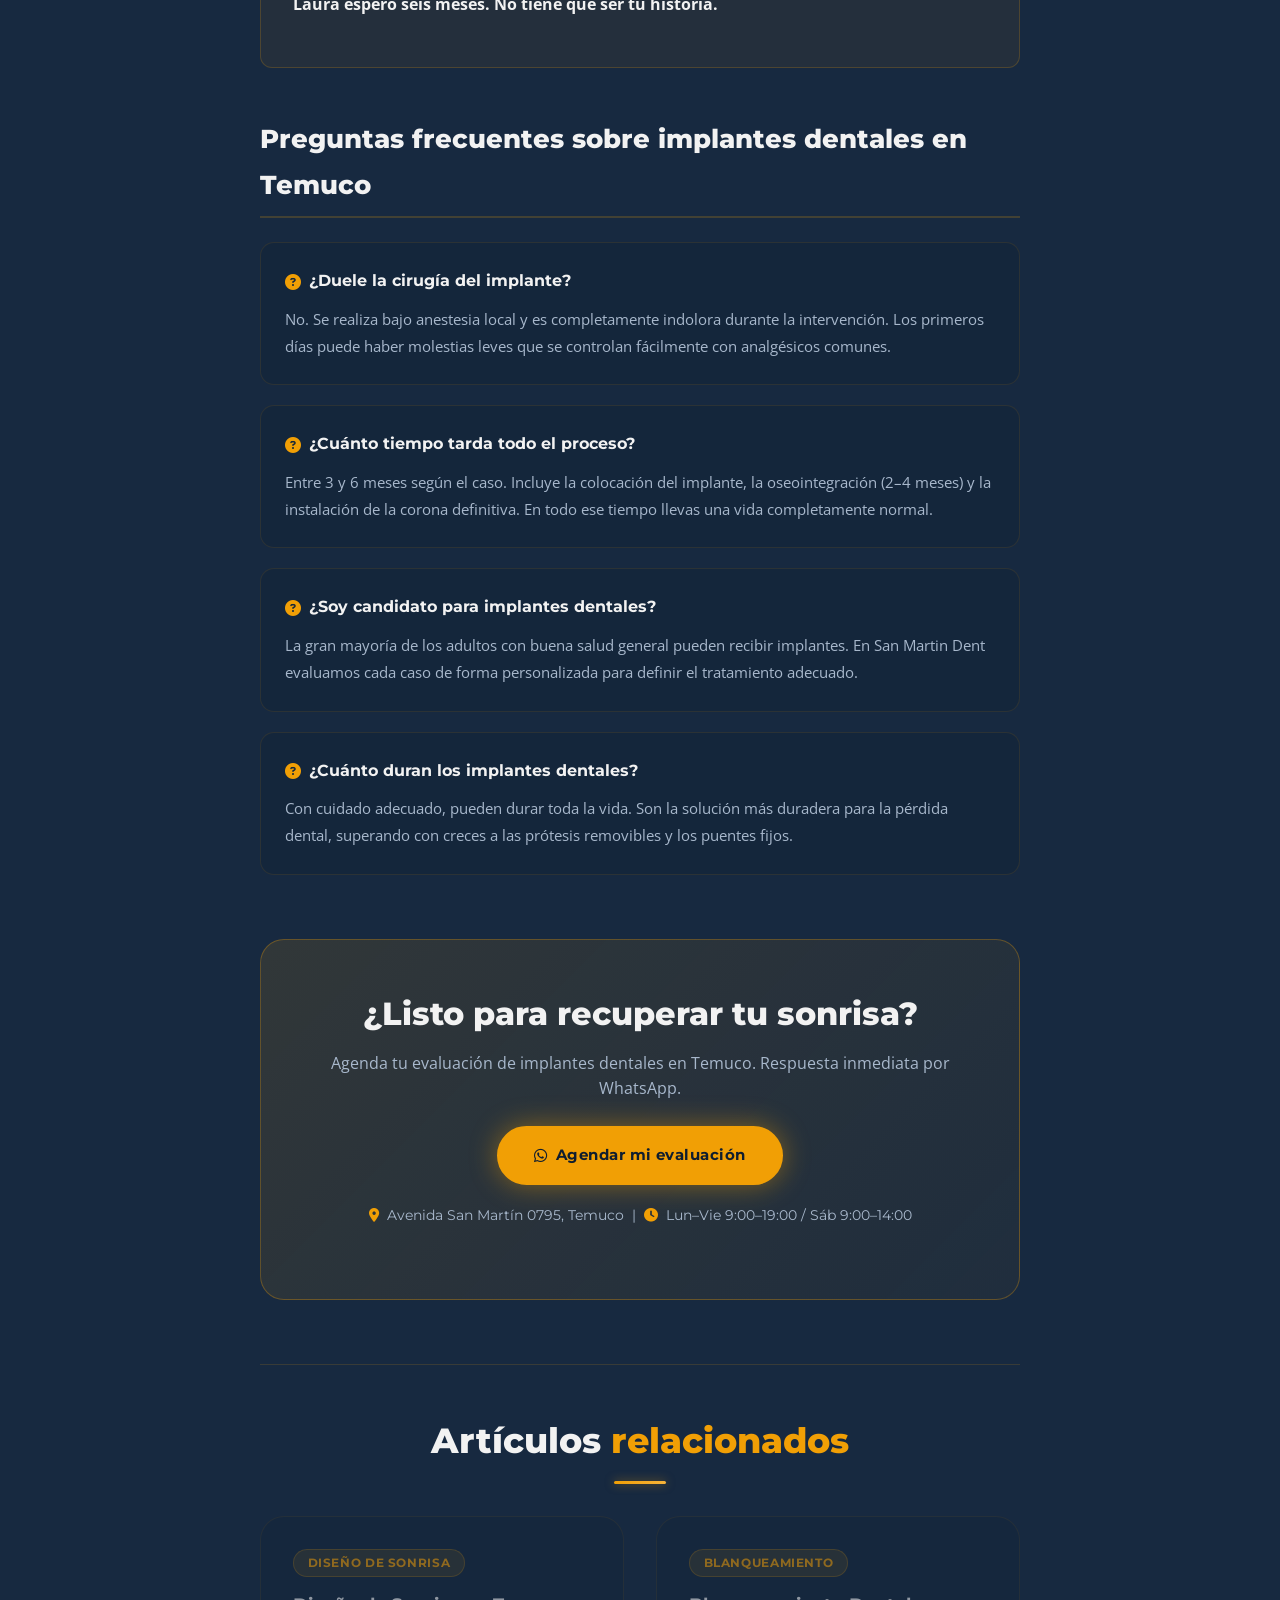
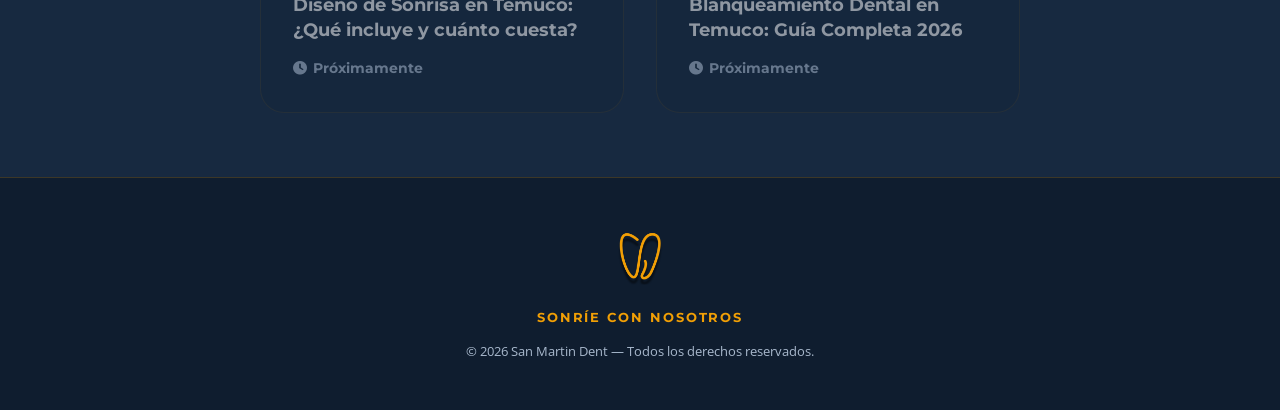
<file: blog/implantes-dentales-temuco.html>
<!DOCTYPE html>
<html lang="es">
<head>
    <meta charset="UTF-8">
    <meta name="viewport" content="width=device-width, initial-scale=1.0">
    <title>Seis meses ocultando su sonrisa: la historia de Laura con implantes dentales en Temuco | San Martin Dent</title>
    <meta name="description" content="Laura tenía 46 años y llevaba 6 meses sin sonreír de verdad. Lee cómo recuperó su confianza con implantes dentales en San Martin Dent, Temuco. Historia real.">
    <meta name="keywords" content="implantes dentales Temuco, implante dental Temuco, implantología Temuco, clínica implantes Temuco, dentista implantes La Araucanía">
    <meta name="robots" content="index, follow">
    <link rel="canonical" href="https://sanmartindent.cl/blog/implantes-dentales-temuco">

    <!-- Open Graph -->
    <meta property="og:type" content="article">
    <meta property="og:url" content="https://sanmartindent.cl/blog/implantes-dentales-temuco">
    <meta property="og:title" content="Seis meses ocultando su sonrisa: la historia de Laura con implantes dentales en Temuco">
    <meta property="og:description" content="Laura tenía 46 años y llevaba 6 meses sin sonreír de verdad. Esta es su historia.">
    <meta property="og:image" content="https://sanmartindent.cl/blog/implantes/laura/5.png">
    <meta property="og:locale" content="es_CL">
    <meta property="og:site_name" content="San Martin Dent">
    <meta property="article:published_time" content="2026-06-13">
    <meta property="article:author" content="San Martin Dent">

    <link rel="preconnect" href="https://fonts.googleapis.com">
    <link rel="preconnect" href="https://fonts.gstatic.com" crossorigin>
    <link href="https://fonts.googleapis.com/css2?family=Montserrat:wght@400;600;700;800&family=Open+Sans:wght@400;500;600&family=Playfair+Display:ital,wght@0,400;0,600;1,400;1,600&display=swap" rel="stylesheet">
    <link rel="stylesheet" href="https://cdnjs.cloudflare.com/ajax/libs/font-awesome/6.5.0/css/all.min.css">
    <link rel="stylesheet" href="../styles.css">
    <link rel="icon" href="../assets/logo.png">

    <!-- Schema.org Article -->
    <script type="application/ld+json">
    {
      "@context": "https://schema.org",
      "@type": "Article",
      "headline": "Seis meses ocultando su sonrisa: la historia de Laura con implantes dentales en Temuco",
      "description": "Historia real de recuperación con implante dental en San Martin Dent, Temuco.",
      "image": "https://sanmartindent.cl/blog/implantes/laura/5.png",
      "datePublished": "2026-06-13",
      "dateModified": "2026-06-13",
      "author": {
        "@type": "Organization",
        "name": "San Martin Dent",
        "url": "https://sanmartindent.cl"
      },
      "publisher": {
        "@type": "Dentist",
        "name": "San Martin Dent",
        "logo": "https://sanmartindent.cl/assets/logo.png",
        "telephone": "+56967270623",
        "address": {
          "@type": "PostalAddress",
          "streetAddress": "Avenida San Martín 0795",
          "addressLocality": "Temuco",
          "addressRegion": "La Araucanía",
          "addressCountry": "CL"
        }
      },
      "mainEntityOfPage": {
        "@type": "WebPage",
        "@id": "https://sanmartindent.cl/blog/implantes-dentales-temuco.html"
      },
      "about": {
        "@type": "MedicalProcedure",
        "name": "Implante Dental",
        "procedureType": "https://schema.org/SurgicalProcedure",
        "bodyLocation": "Mandíbula / Maxilar"
      },
      "keywords": "implantes dentales Temuco, implantología Temuco, clínica dental Temuco"
    }
    </script>

    <!-- Schema.org Review -->
    <script type="application/ld+json">
    {
      "@context": "https://schema.org",
      "@type": "Review",
      "itemReviewed": {
        "@type": "Dentist",
        "name": "San Martin Dent",
        "address": {
          "@type": "PostalAddress",
          "streetAddress": "Avenida San Martín 0795",
          "addressLocality": "Temuco"
        }
      },
      "author": { "@type": "Person", "name": "Laura" },
      "reviewBody": "Llegué en mi momento más bajo, la autoestima la tenía por el piso. Gracias al equipo de San Martín Dent, ahora estoy en mi mejor momento.",
      "reviewRating": { "@type": "Rating", "ratingValue": "5", "bestRating": "5" }
    }
    </script>

    <!-- Schema.org FAQ -->
    <script type="application/ld+json">
    {
      "@context": "https://schema.org",
      "@type": "FAQPage",
      "mainEntity": [
        {
          "@type": "Question",
          "name": "¿Duele la cirugía del implante dental?",
          "acceptedAnswer": { "@type": "Answer", "text": "No. La cirugía se realiza bajo anestesia local, por lo que no sentirás dolor durante el procedimiento. Es posible experimentar molestias leves los primeros días, que se controlan fácilmente con analgésicos." }
        },
        {
          "@type": "Question",
          "name": "¿Cuánto tiempo tarda el proceso de un implante dental en Temuco?",
          "acceptedAnswer": { "@type": "Answer", "text": "El proceso completo toma entre 3 y 6 meses. Incluye la colocación del implante, el período de oseointegración (2 a 4 meses) y la instalación de la corona definitiva." }
        },
        {
          "@type": "Question",
          "name": "¿Soy candidato para implantes dentales?",
          "acceptedAnswer": { "@type": "Answer", "text": "La mayoría de los adultos con buena salud general y encías sanas son candidatos. En San Martin Dent realizamos una evaluación personalizada para determinar tu caso." }
        },
        {
          "@type": "Question",
          "name": "¿Cuánto duran los implantes dentales?",
          "acceptedAnswer": { "@type": "Answer", "text": "Con cuidado adecuado, los implantes dentales pueden durar toda la vida. Son la solución más duradera para la pérdida dental, superando a las prótesis removibles y los puentes fijos." }
        }
      ]
    }
    </script>

<!-- Meta Pixel Code -->
<script>
!function(f,b,e,v,n,t,s)
{if(f.fbq)return;n=f.fbq=function(){n.callMethod?
n.callMethod.apply(n,arguments):n.queue.push(arguments)};
if(!f._fbq)f._fbq=n;n.push=n;n.loaded=!0;n.version='2.0';
n.queue=[];t=b.createElement(e);t.async=!0;
t.src=v;s=b.getElementsByTagName(e)[0];
s.parentNode.insertBefore(t,s)}(window, document,'script',
'https://connect.facebook.net/en_US/fbevents.js');
fbq('init', '1521014895368723');
fbq('track', 'PageView');
</script>
<noscript><img height="1" width="1" style="display:none"
src="https://www.facebook.com/tr?id=1521014895368723&ev=PageView&noscript=1"
/></noscript>
<!-- End Meta Pixel Code -->
</head>
<body>

    <!-- HEADER -->
    <header class="header" id="header">
        <nav class="nav container">
            <a href="../index.html" class="nav__logo">
                <img src="../assets/logos-icono.png" alt="Clínica Dental San Martin Dent Temuco" class="nav__logo-img">
            </a>
            <ul class="nav__menu" id="navMenu">
                <li><a href="../index.html#inicio"    class="nav__link">Inicio</a></li>
                <li><a href="../index.html#servicios" class="nav__link">Servicios</a></li>
                <li><a href="../index.html#nosotros"  class="nav__link">Nosotros</a></li>
                <li><a href="../index.html#contacto"  class="nav__link">Contacto</a></li>
                <li><a href="../equipo.html"          class="nav__link">Equipo</a></li>
                <li><a href="../blog/index.html"      class="nav__link active">Blog</a></li>
            </ul>
            <button class="nav__toggle" id="navToggle" aria-label="Abrir menú">
                <i class="fas fa-bars"></i>
            </button>
        </nav>
    </header>

    <!-- ARTÍCULO -->
    <main class="article-wrap">
        <div class="container">

            <!-- Breadcrumb -->
            <nav class="breadcrumb" aria-label="Ruta de navegación">
                <a href="../index.html">Inicio</a>
                <span>/</span>
                <a href="../blog/index.html">Blog</a>
                <span>/</span>
                <span>La historia de Laura</span>
            </nav>

            <article class="article">

                <!-- Cabecera -->
                <header class="article__header">
                    <div class="article__tags">
                        <span class="post__tag">Implantes Dentales</span>
                        <span class="post__tag">Historia real</span>
                        <span class="post__tag">Temuco</span>
                    </div>
                    <h1 class="article__title">Seis meses ocultando su sonrisa.<br><span>Así recuperó su confianza Laura.</span></h1>
                    <p class="article__lead">
                        Laura tiene 46 años, es profesora en Padre las Casas y llevaba medio año ajustando su forma de vivir alrededor de un diente que había perdido. Esta es su historia con los implantes dentales en San Martín Dent, Temuco.
                    </p>
                    <div class="article__meta">
                        <span><i class="fas fa-calendar"></i> 13 junio 2026</span>
                        <span><i class="fas fa-map-marker-alt"></i> San Martin Dent, Temuco</span>
                        <span><i class="fas fa-clock"></i> 4 min de lectura</span>
                    </div>
                </header>

                <!-- FOTO 1: Laura con el problema -->
                <div class="article__story-hero">
                    <img src="implantes/laura/1.png"
                         alt="Laura, profesora de Padre las Casas, antes de recibir su implante dental en Temuco"
                         width="600" height="750"
                         loading="eager">
                </div>

                <!-- Cuerpo narrativo -->
                <div class="article__body">

                    <h2>Un diente menos. Una vida diferente.</h2>
                    <p>
                        Todo empezó con una infección. En cuestión de días, Laura perdió un molar que la había acompañado toda su vida. El diente se fue — y con él, algo más difícil de nombrar.
                    </p>
                    <p>
                        Seis meses después, ese espacio vacío había cambiado la forma en que se relacionaba con el mundo. En clases, frente a sus alumnos, sentía que hablaba de otra manera. Con su pareja, se había vuelto más guardada. En reuniones con sus colegas, evitaba reírse fuerte.
                    </p>
                    <p>
                        <strong>«La autoestima la tenía por el piso»</strong>, diría ella más tarde.
                    </p>
                    <p>
                        Nadie debería tener que ajustar su vida para esconder un problema que tiene solución. Pero así estaba Laura — hasta que decidió hacer algo al respecto.
                    </p>

                    <h2>Cómo San Martin Dent entró en su historia</h2>
                    <p>
                        Cuando llegó a nuestra clínica dental en Temuco, llegó en su momento más difícil. No buscaba solo un procedimiento — buscaba recuperar algo de sí misma.
                    </p>
                    <p>
                        En San Martin Dent nos especializamos en implantes dentales y rehabilitación oral. Hemos acompañado a cientos de pacientes desde el diagnóstico hasta la transformación. Pero antes de cualquier técnica, escuchamos. Porque detrás de cada espacio vacío hay una persona que lleva ese peso a su manera.
                    </p>
                    <p>
                        Con Laura, diseñamos un plan claro, sin sorpresas. Un paso a la vez.
                    </p>

                    <!-- CTA 1 -->
                    <div class="article__cta-inline">
                        <p>¿Te identificas con lo que vivió Laura? <strong>Agenda tu evaluación hoy.</strong></p>
                        <a href="https://wa.me/56967270623?text=Hola%2C%20quiero%20consultar%20sobre%20implantes%20dentales%20en%20Temuco"
                           class="btn btn--primary" target="_blank" rel="noopener">
                            <i class="fab fa-whatsapp"></i> Consultar por WhatsApp
                        </a>
                    </div>

                    <h2>El proceso de Laura, paso a paso</h2>
                    <p>
                        Los implantes dentales son hoy el estándar de oro para reemplazar piezas perdidas. El proceso es claro y predecible. En tres etapas, Laura pasó de tener un espacio vacío a tener un diente que no se distingue del resto.
                    </p>

                    <!-- FOTOS 2, 3, 4: Procedimiento clínico -->
                    <div class="article__procedure">
                        <div class="article__proc-step">
                            <img src="implantes/laura/2.png"
                                 alt="Implante de titanio colocado en el maxilar — primer paso del tratamiento de implante dental en Temuco"
                                 loading="lazy">
                            <div class="article__proc-info">
                                <span class="article__proc-num">1</span>
                                <h3>Colocación del implante</h3>
                                <p>Instalamos una raíz de titanio en el hueso bajo anestesia local. El procedimiento dura aproximadamente una hora y es completamente indoloro. Laura volvió al trabajo al día siguiente.</p>
                            </div>
                        </div>
                        <div class="article__proc-step">
                            <img src="implantes/laura/3.png"
                                 alt="Pilar de cicatrización sobre el implante dental — fase de oseointegración en San Martin Dent Temuco"
                                 loading="lazy">
                            <div class="article__proc-info">
                                <span class="article__proc-num">2</span>
                                <h3>Oseointegración y cicatrización</h3>
                                <p>Durante 2 a 4 meses el implante se fusiona con el hueso — un proceso llamado oseointegración. Luego se conecta el pilar de cicatrización para preparar la encía. En todo ese tiempo, vida completamente normal.</p>
                            </div>
                        </div>
                        <div class="article__proc-step">
                            <img src="implantes/laura/4.png"
                                 alt="Corona definitiva instalada sobre el implante — resultado final del tratamiento de implante dental en Temuco"
                                 loading="lazy">
                            <div class="article__proc-info">
                                <span class="article__proc-num">3</span>
                                <h3>Corona definitiva</h3>
                                <p>Una vez cicatrizada la encía, instalamos la corona — el diente visible. El resultado es funcional, estético y permanente. Desde ese momento, Laura dejó de pensar en ese espacio.</p>
                            </div>
                        </div>
                    </div>

                    <h2>El momento en que todo cambió</h2>
                    <p>
                        Hay un punto en el proceso en que los pacientes dejan de pensar en su boca. Cuando el diente nuevo empieza a sentirse propio. Cuando vuelven a reírse fuerte en una reunión sin pensarlo dos veces.
                    </p>
                    <p>
                        Para Laura, ese momento llegó frente a su sala de clases.
                    </p>

                    <!-- FOTO 5: Transformación -->
                    <div class="article__transformation">
                        <img src="implantes/laura/5.png"
                             alt="Laura, profesora de Padre las Casas, después de su implante dental en San Martin Dent Temuco — sonriendo con confianza frente a sus alumnos"
                             width="600" height="800"
                             loading="lazy">
                        <p class="article__story-caption">Laura hoy: frente a su sala, sonriendo sin pensarlo.</p>
                    </div>

                    <!-- Testimonio -->
                    <div class="article__testimonial">
                        <blockquote>
                            «Llegué en mi momento más bajo, la autoestima la tenía por el piso. Gracias al equipo de San Martín Dent, ahora estoy en mi mejor momento.»
                        </blockquote>
                        <cite>— Laura, 46 años &nbsp;·&nbsp; Profesora, Padre las Casas</cite>
                    </div>

                    <!-- CTA 2 -->
                    <div class="article__cta-inline">
                        <p>¿Llevas tiempo postergando esto? <strong>El momento de actuar es hoy.</strong></p>
                        <a href="https://wa.me/56967270623?text=Hola%2C%20me%20interesa%20una%20evaluaci%C3%B3n%20para%20implantes%20dentales%20en%20Temuco"
                           class="btn btn--primary" target="_blank" rel="noopener">
                            <i class="fab fa-whatsapp"></i> Agendar evaluación
                        </a>
                    </div>

                    <!-- Stakes / urgencia -->
                    <div class="article__stakes">
                        <h2>Lo que pasa si sigues esperando</h2>
                        <p>
                            Cada mes que pasa sin atender un espacio dental, el hueso que lo rodea se reduce. Lo que hoy es un procedimiento directo puede convertirse, con el tiempo, en un caso más complejo — con más pasos y más tiempo de tratamiento.
                        </p>
                        <p>
                            Pero más que el hueso, lo que se pierde es tiempo de vida. Tiempo de sonreír sin pensarlo. De hablar sin cubrirte la boca. De ser tú misma en tu trabajo, con tu pareja, con las personas que quieres.
                        </p>
                        <p>
                            <strong>Laura esperó seis meses. No tiene que ser tu historia.</strong>
                        </p>
                    </div>

                    <!-- FAQ -->
                    <h2>Preguntas frecuentes sobre implantes dentales en Temuco</h2>

                    <div class="article__faq">
                        <div class="faq__item">
                            <h3><i class="fas fa-question-circle"></i> ¿Duele la cirugía del implante?</h3>
                            <p>No. Se realiza bajo anestesia local y es completamente indolora durante la intervención. Los primeros días puede haber molestias leves que se controlan fácilmente con analgésicos comunes.</p>
                        </div>
                        <div class="faq__item">
                            <h3><i class="fas fa-question-circle"></i> ¿Cuánto tiempo tarda todo el proceso?</h3>
                            <p>Entre 3 y 6 meses según el caso. Incluye la colocación del implante, la oseointegración (2–4 meses) y la instalación de la corona definitiva. En todo ese tiempo llevas una vida completamente normal.</p>
                        </div>
                        <div class="faq__item">
                            <h3><i class="fas fa-question-circle"></i> ¿Soy candidato para implantes dentales?</h3>
                            <p>La gran mayoría de los adultos con buena salud general pueden recibir implantes. En San Martin Dent evaluamos cada caso de forma personalizada para definir el tratamiento adecuado.</p>
                        </div>
                        <div class="faq__item">
                            <h3><i class="fas fa-question-circle"></i> ¿Cuánto duran los implantes dentales?</h3>
                            <p>Con cuidado adecuado, pueden durar toda la vida. Son la solución más duradera para la pérdida dental, superando con creces a las prótesis removibles y los puentes fijos.</p>
                        </div>
                    </div>

                </div>

                <!-- CTA final -->
                <div class="article__cta-final">
                    <h2>¿Listo para recuperar tu sonrisa?</h2>
                    <p>Agenda tu evaluación de implantes dentales en Temuco. Respuesta inmediata por WhatsApp.</p>
                    <a href="https://wa.me/56967270623?text=Hola%2C%20me%20interesa%20una%20evaluaci%C3%B3n%20para%20implantes%20dentales%20en%20Temuco"
                       class="btn btn--primary" target="_blank" rel="noopener">
                        <i class="fab fa-whatsapp"></i> Agendar mi evaluación
                    </a>
                    <p class="article__cta-address">
                        <i class="fas fa-map-marker-alt"></i> Avenida San Martín 0795, Temuco &nbsp;|&nbsp;
                        <i class="fas fa-clock"></i> Lun–Vie 9:00–19:00 / Sáb 9:00–14:00
                    </p>
                </div>

                <!-- Artículos relacionados -->
                <div class="article__related">
                    <h2 class="section__title">Artículos <span>relacionados</span></h2>
                    <div class="blog__grid blog__grid--related">
                        <div class="post__card post__card--coming">
                            <div class="post__meta"><span class="post__tag">Diseño de Sonrisa</span></div>
                            <h3 class="post__title">Diseño de Sonrisa en Temuco: ¿Qué incluye y cuánto cuesta?</h3>
                            <span class="post__link post__link--soon"><i class="fas fa-clock"></i> Próximamente</span>
                        </div>
                        <div class="post__card post__card--coming">
                            <div class="post__meta"><span class="post__tag">Blanqueamiento</span></div>
                            <h3 class="post__title">Blanqueamiento Dental en Temuco: Guía Completa 2026</h3>
                            <span class="post__link post__link--soon"><i class="fas fa-clock"></i> Próximamente</span>
                        </div>
                    </div>
                </div>

            </article>
        </div>
    </main>

    <!-- FOOTER -->
    <footer class="footer">
        <div class="container">
            <div class="footer__content">
                <img src="../assets/logos-icono.png" alt="San Martin Dent" class="footer__logo">
                <p class="footer__slogan">Sonríe con Nosotros</p>
                <p class="footer__copy">&copy; 2026 San Martin Dent &mdash; Todos los derechos reservados.</p>
            </div>
        </div>
    </footer>

    <!-- BOTÓN FLOTANTE WHATSAPP -->
    <a href="https://wa.me/56967270623?text=Hola%2C%20me%20gustar%C3%ADa%20agendar%20una%20cita%20en%20San%20Martin%20Dent"
       class="whatsapp-float" target="_blank" rel="noopener" aria-label="Contactar por WhatsApp">
        <span class="pulse"></span>
        <i class="fab fa-whatsapp"></i>
    </a>

    <script src="../script.js"></script>
</body>
</html>
</file>
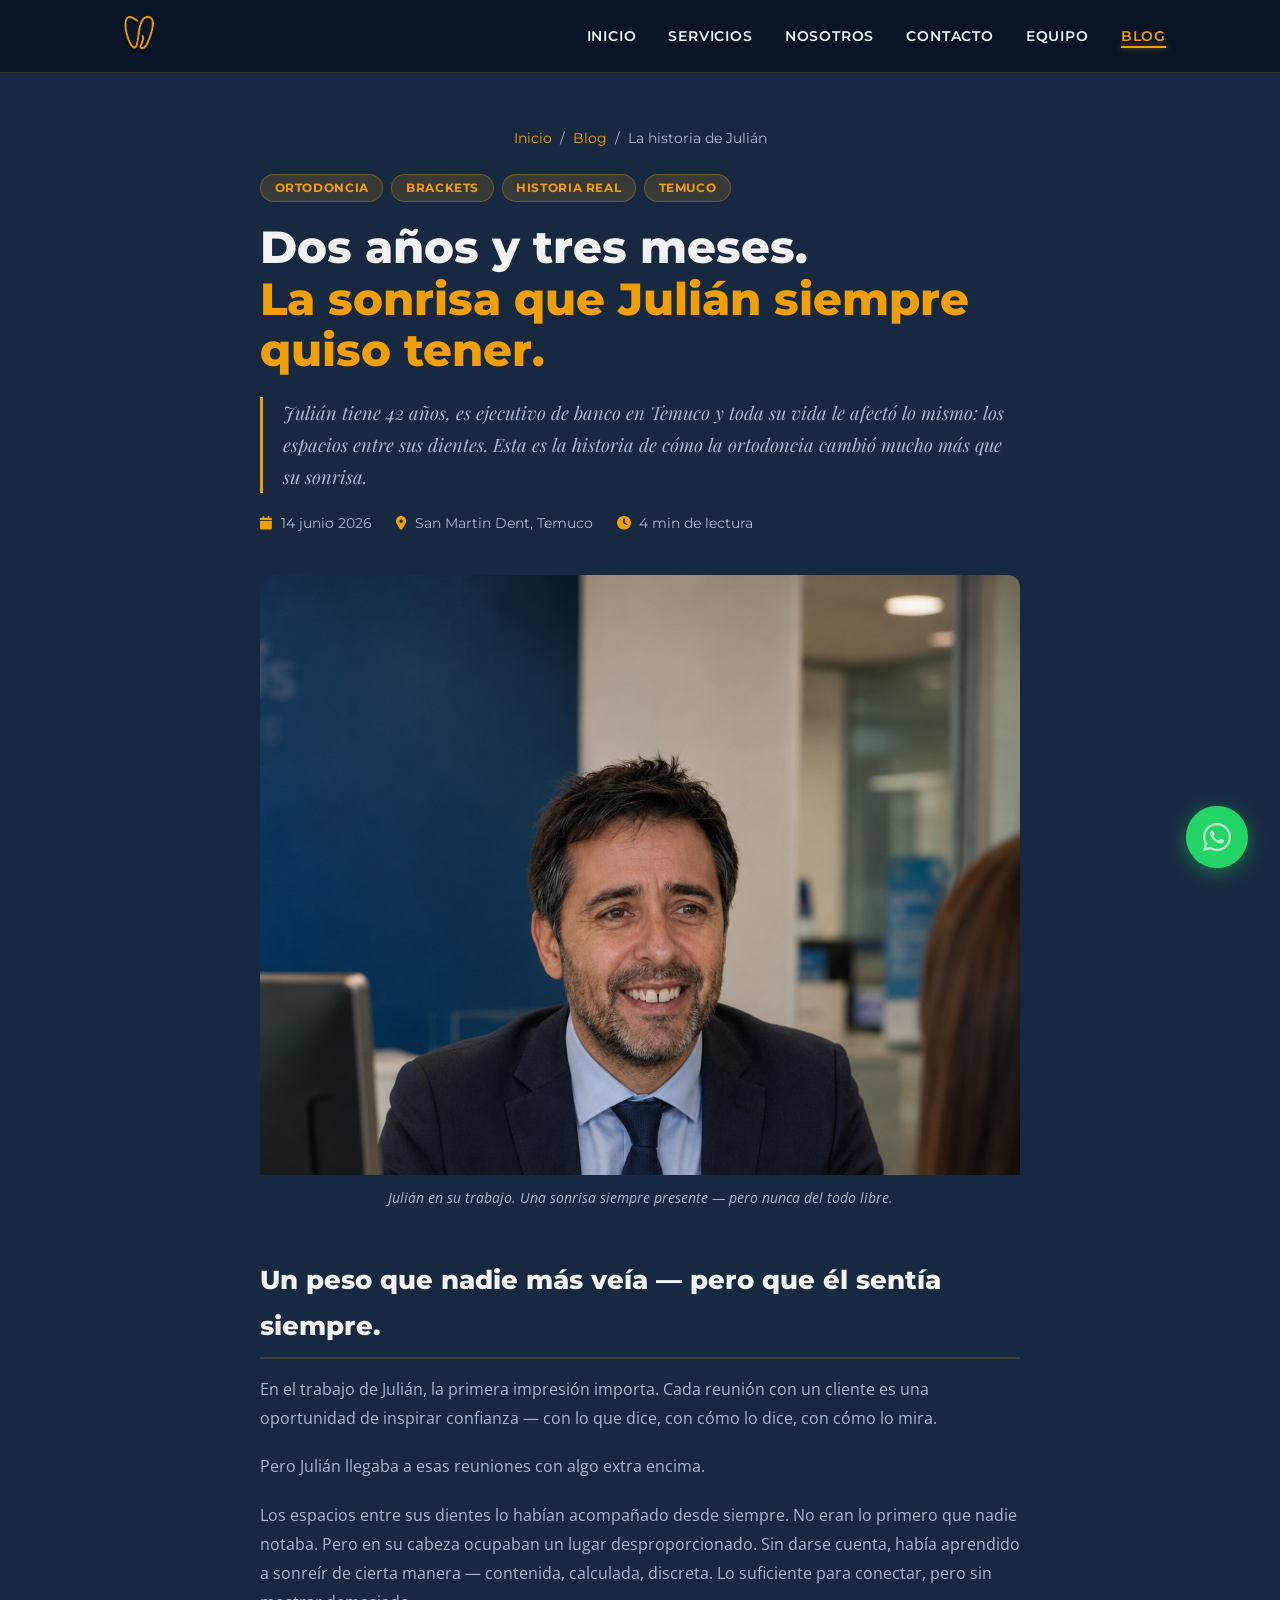
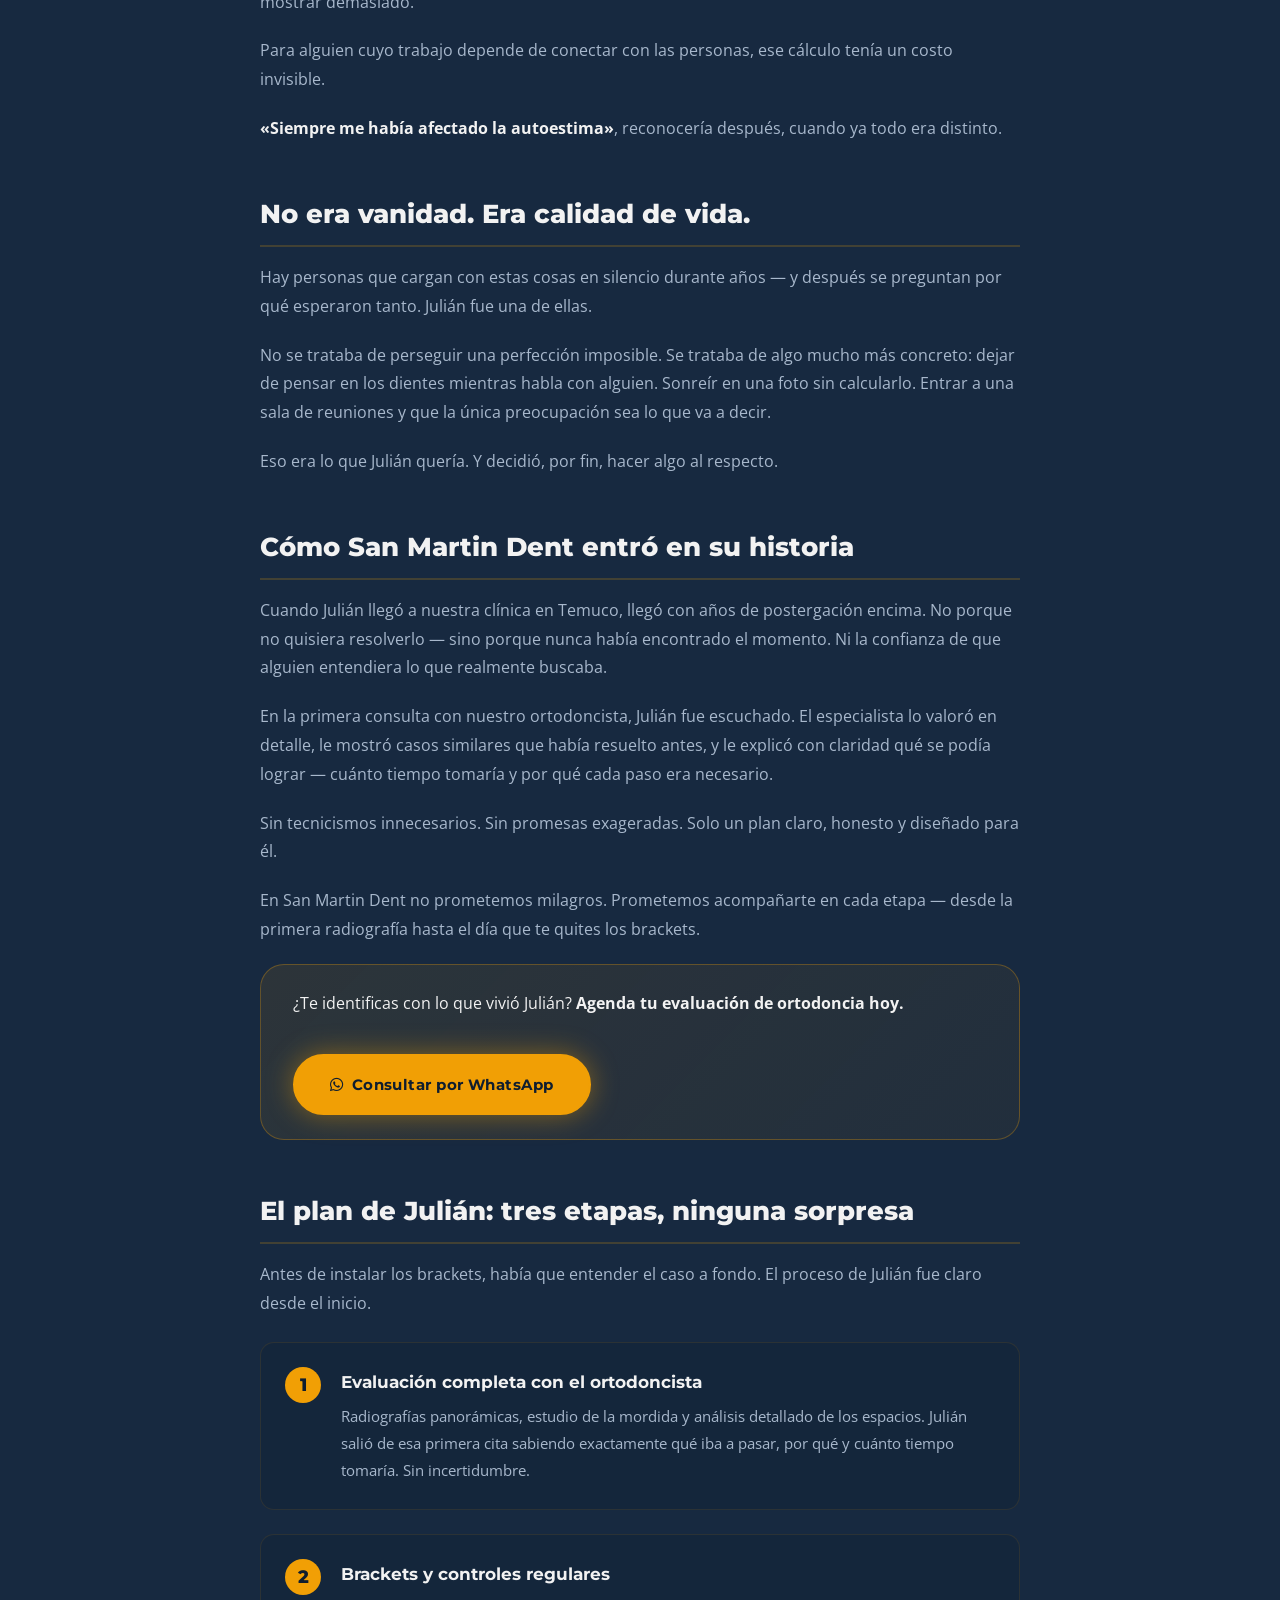
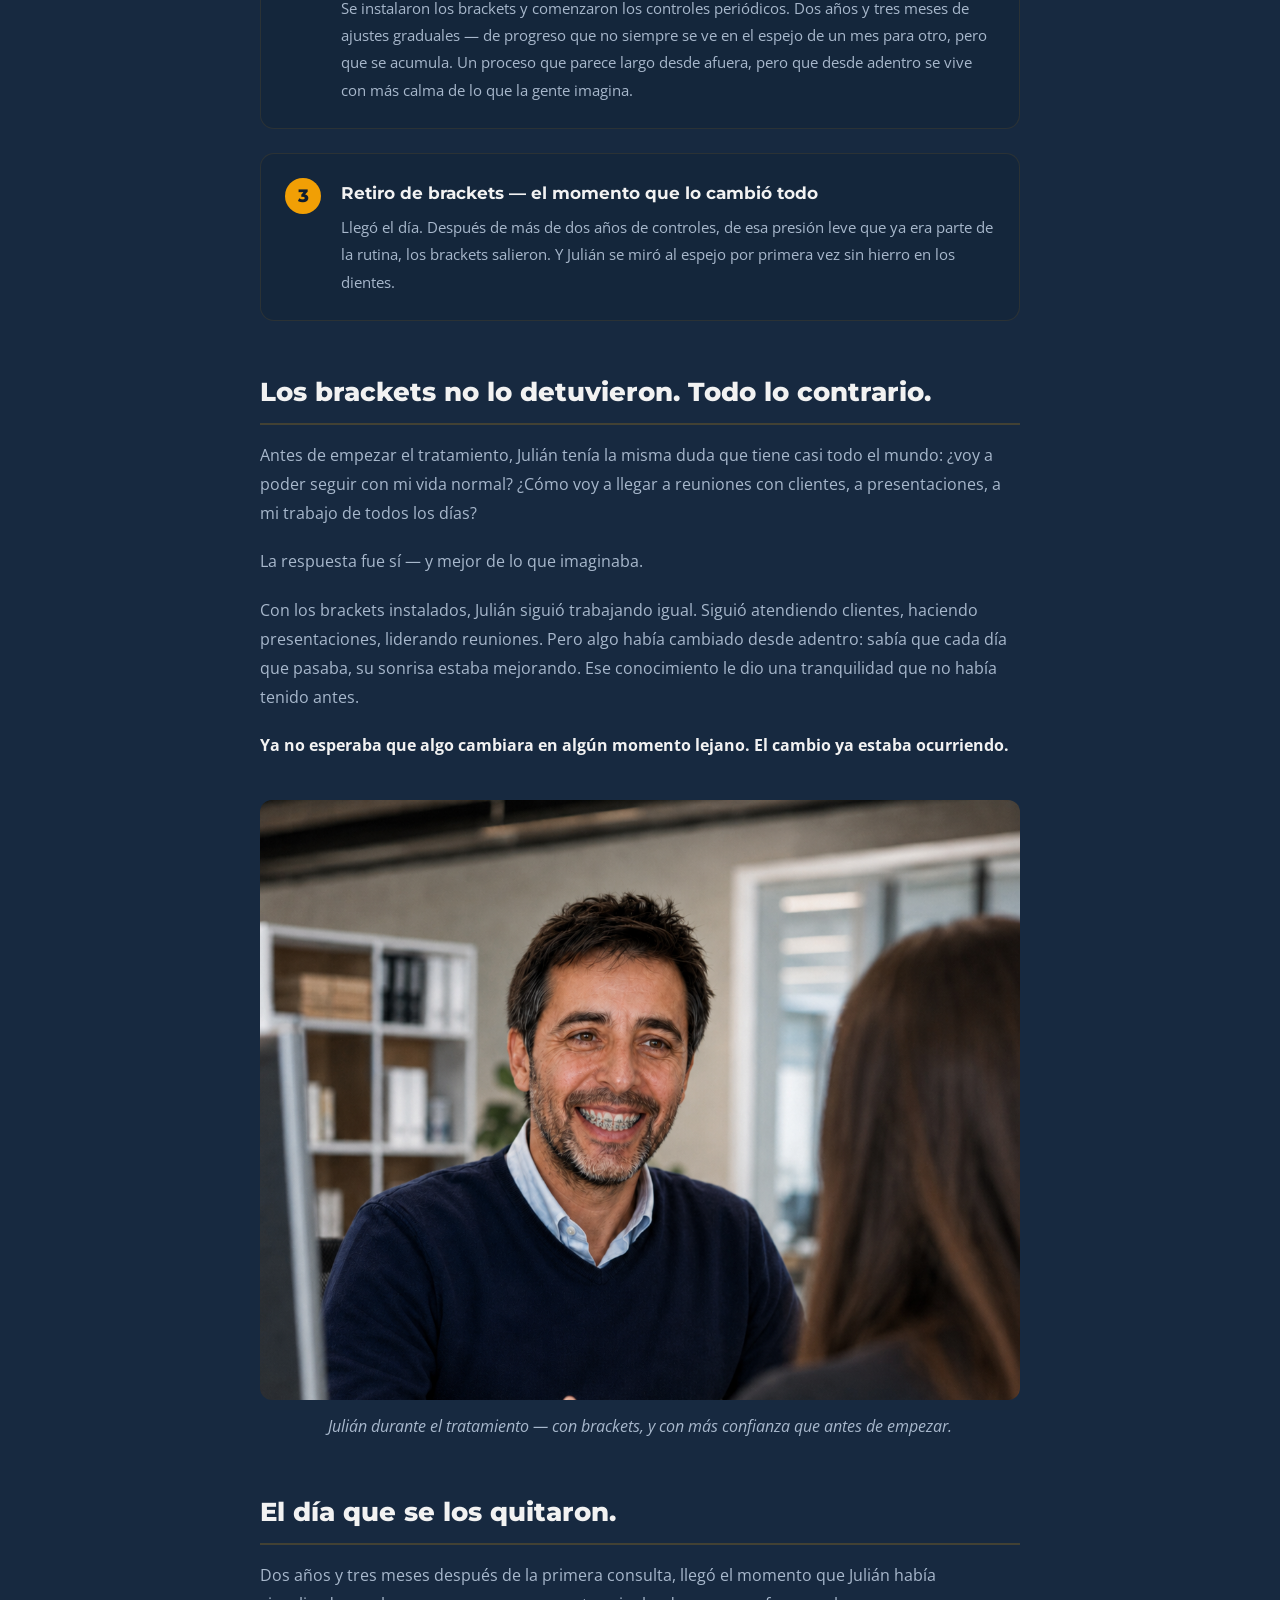
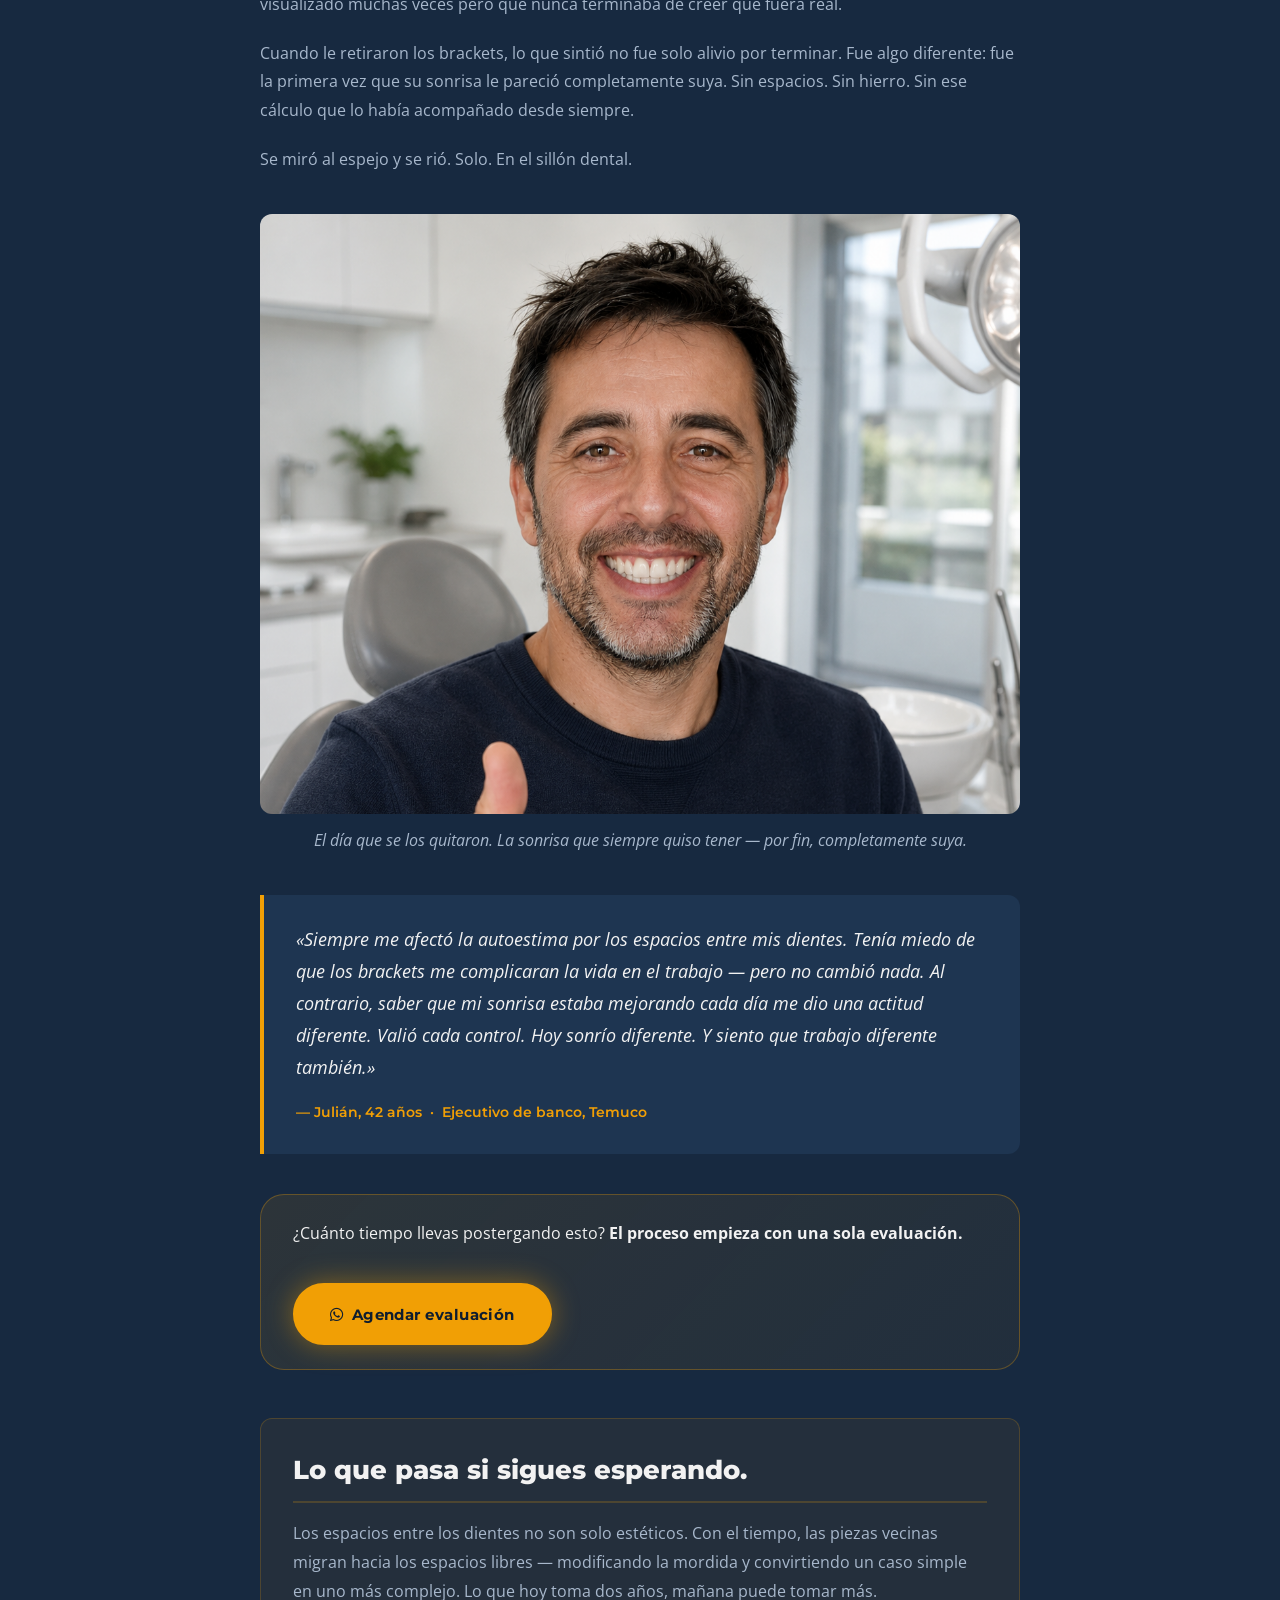
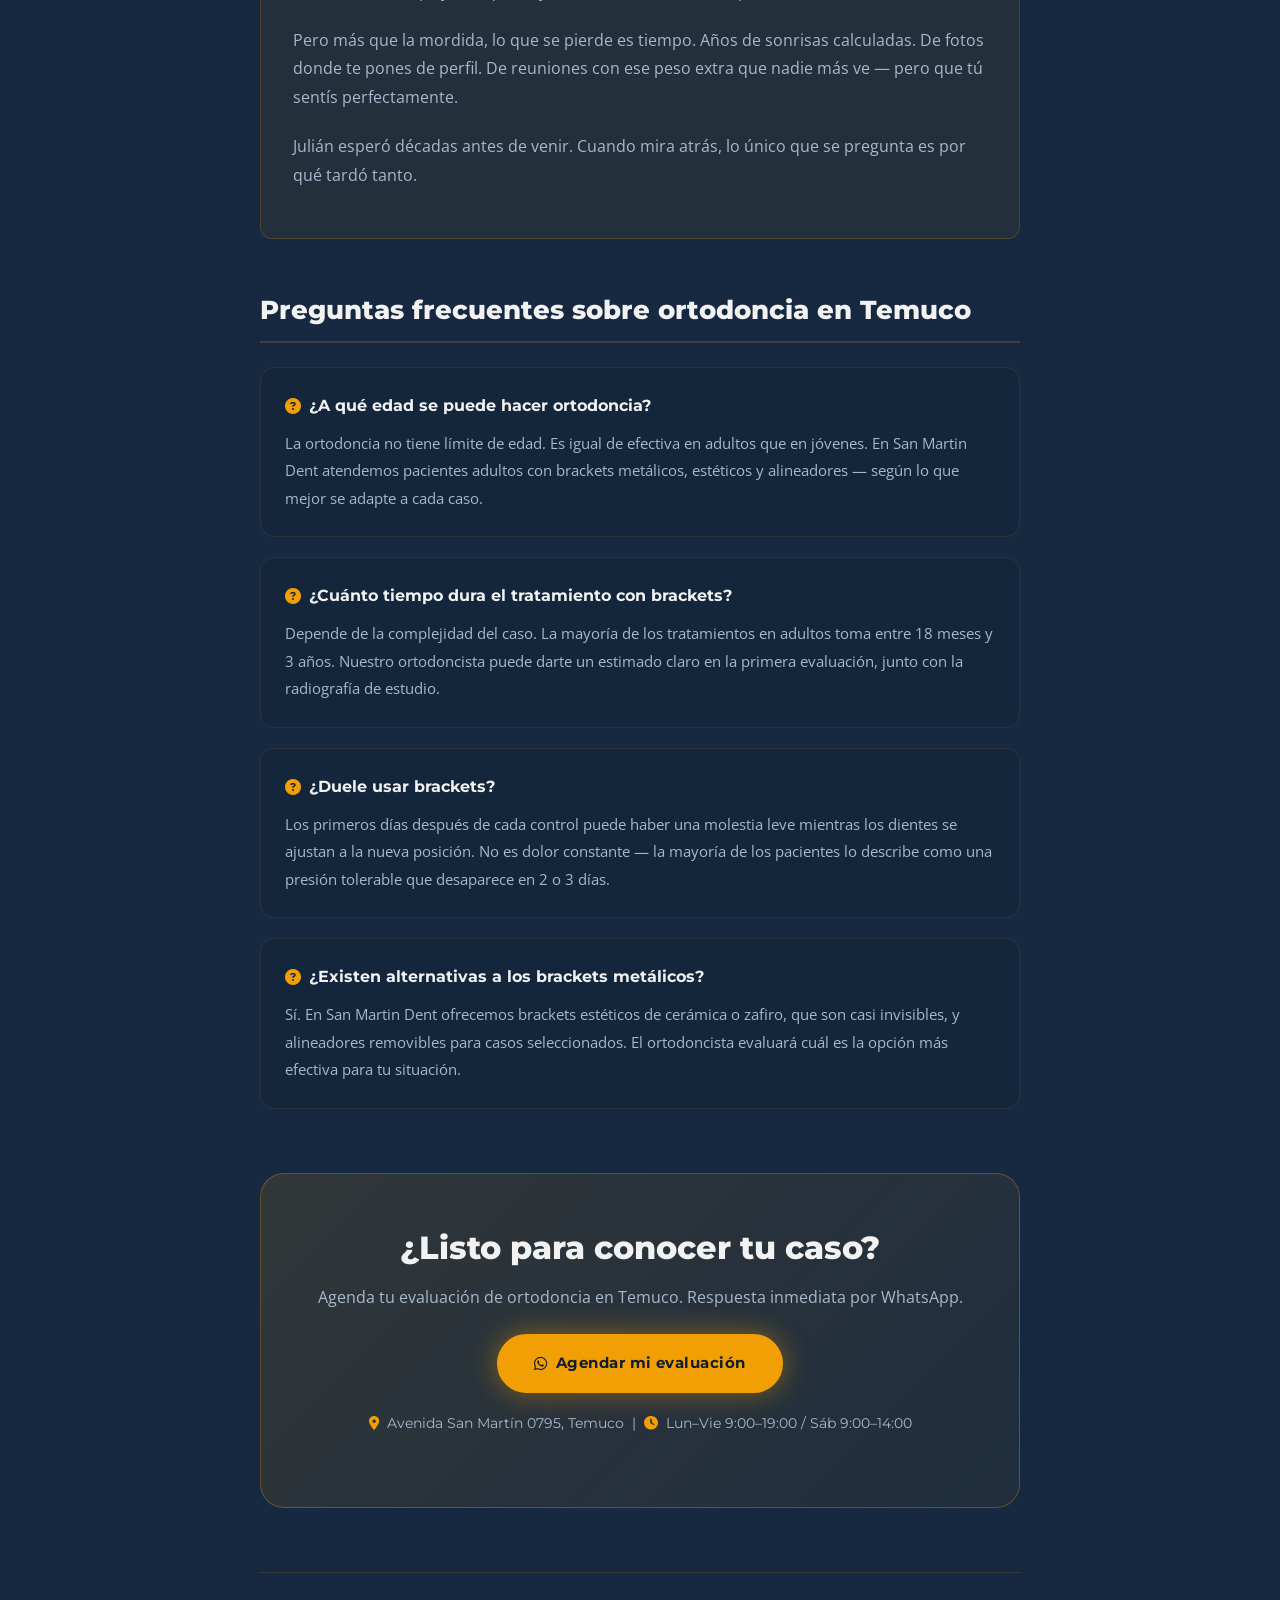
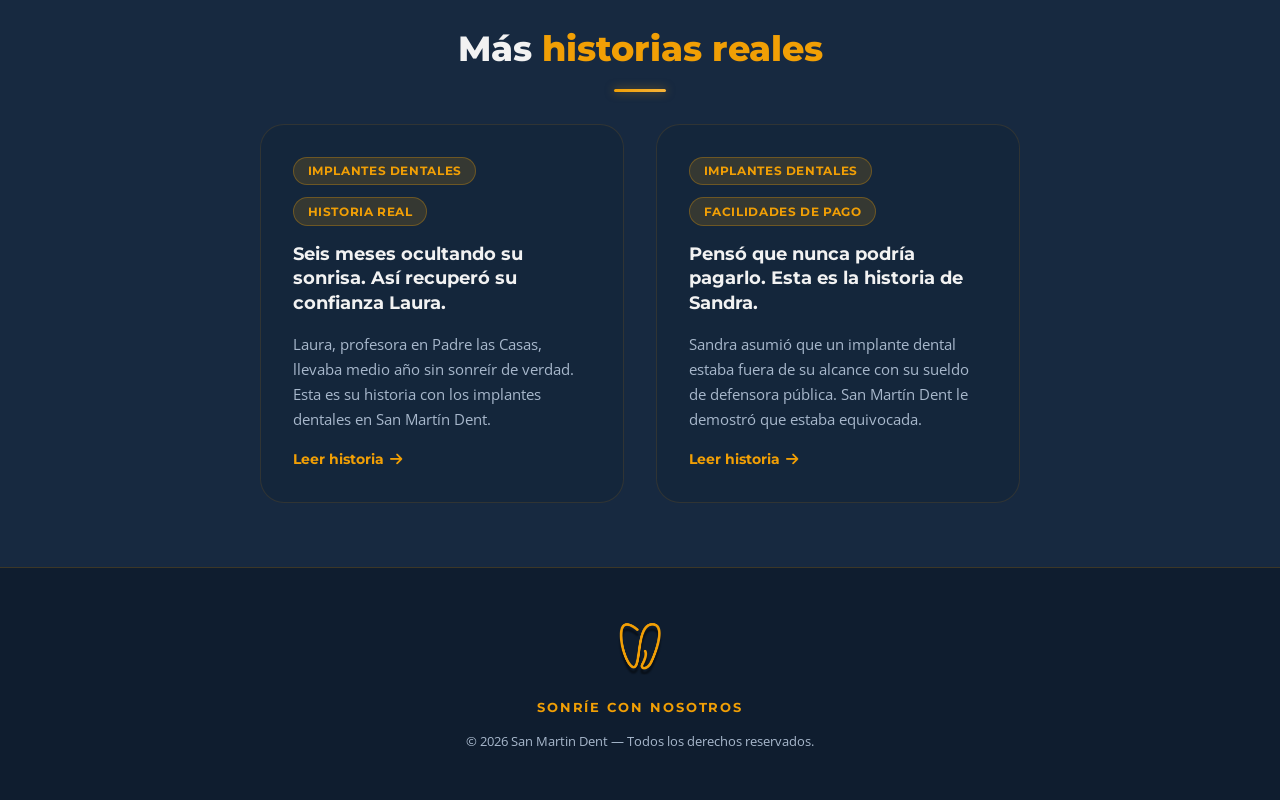
<file: blog/ortodoncia-brackets-temuco.html>
<!DOCTYPE html>
<html lang="es">
<head>
    <meta charset="UTF-8">
    <meta name="viewport" content="width=device-width, initial-scale=1.0">
    <title>Dos años y tres meses: la historia de Julián con ortodoncia en Temuco | San Martin Dent</title>
    <meta name="description" content="Julián era ejecutivo de banco y toda su vida le afectaron los espacios entre sus dientes. Lee cómo la ortodoncia con brackets en San Martin Dent, Temuco, cambió mucho más que su sonrisa.">
    <meta name="keywords" content="ortodoncia Temuco, brackets Temuco, ortodoncista Temuco, corrección dental Temuco, alineación dental Temuco, ortodoncia adultos Temuco">
    <meta name="robots" content="index, follow">
    <link rel="canonical" href="https://sanmartindent.cl/blog/ortodoncia-brackets-temuco">

    <!-- Open Graph -->
    <meta property="og:type" content="article">
    <meta property="og:url" content="https://sanmartindent.cl/blog/ortodoncia-brackets-temuco">
    <meta property="og:title" content="Dos años y tres meses: la historia de Julián con ortodoncia en Temuco">
    <meta property="og:description" content="Julián es ejecutivo de banco y toda su vida le afectaron los espacios entre sus dientes. Esta es su historia.">
    <meta property="og:image" content="https://sanmartindent.cl/blog/ortodoncia/2.png">
    <meta property="og:locale" content="es_CL">
    <meta property="og:site_name" content="San Martin Dent">
    <meta property="article:published_time" content="2026-06-14">
    <meta property="article:author" content="San Martin Dent">

    <link rel="preconnect" href="https://fonts.googleapis.com">
    <link rel="preconnect" href="https://fonts.gstatic.com" crossorigin>
    <link href="https://fonts.googleapis.com/css2?family=Montserrat:wght@400;600;700;800&family=Open+Sans:wght@400;500;600&family=Playfair+Display:ital,wght@0,400;0,600;1,400;1,600&display=swap" rel="stylesheet">
    <link rel="stylesheet" href="https://cdnjs.cloudflare.com/ajax/libs/font-awesome/6.5.0/css/all.min.css">
    <link rel="stylesheet" href="../styles.css">
    <link rel="icon" href="../assets/logo.png">

    <!-- Schema.org Article -->
    <script type="application/ld+json">
    {
      "@context": "https://schema.org",
      "@type": "Article",
      "headline": "Dos años y tres meses: la historia de Julián con ortodoncia en Temuco",
      "description": "Historia real de un ejecutivo de banco que recuperó su confianza con ortodoncia en San Martin Dent, Temuco.",
      "image": "https://sanmartindent.cl/blog/ortodoncia/2.png",
      "datePublished": "2026-06-14",
      "dateModified": "2026-06-14",
      "author": {
        "@type": "Organization",
        "name": "San Martin Dent",
        "url": "https://sanmartindent.cl"
      },
      "publisher": {
        "@type": "Dentist",
        "name": "San Martin Dent",
        "logo": "https://sanmartindent.cl/assets/logo.png",
        "telephone": "+56967270623",
        "address": {
          "@type": "PostalAddress",
          "streetAddress": "Avenida San Martín 0795",
          "addressLocality": "Temuco",
          "addressRegion": "La Araucanía",
          "addressCountry": "CL"
        }
      },
      "mainEntityOfPage": {
        "@type": "WebPage",
        "@id": "https://sanmartindent.cl/blog/ortodoncia-brackets-temuco.html"
      },
      "about": {
        "@type": "MedicalProcedure",
        "name": "Ortodoncia con Brackets",
        "procedureType": "https://schema.org/TherapeuticProcedure",
        "bodyLocation": "Dientes / Maxilar"
      },
      "keywords": "ortodoncia Temuco, brackets Temuco, ortodoncista Temuco, corrección dental adultos Temuco"
    }
    </script>

    <!-- Schema.org Review -->
    <script type="application/ld+json">
    {
      "@context": "https://schema.org",
      "@type": "Review",
      "itemReviewed": {
        "@type": "Dentist",
        "name": "San Martin Dent",
        "address": {
          "@type": "PostalAddress",
          "streetAddress": "Avenida San Martín 0795",
          "addressLocality": "Temuco"
        }
      },
      "author": { "@type": "Person", "name": "Julián" },
      "reviewBody": "Siempre me afectó la autoestima por los espacios entre mis dientes. Nunca pensé que me iba a animar a hacer la ortodoncia a esta edad, pero valió cada control. Hoy sonrío diferente — y siento que trabajo diferente también.",
      "reviewRating": { "@type": "Rating", "ratingValue": "5", "bestRating": "5" }
    }
    </script>

    <!-- Schema.org FAQ -->
    <script type="application/ld+json">
    {
      "@context": "https://schema.org",
      "@type": "FAQPage",
      "mainEntity": [
        {
          "@type": "Question",
          "name": "¿A qué edad se puede hacer ortodoncia en Temuco?",
          "acceptedAnswer": { "@type": "Answer", "text": "La ortodoncia no tiene límite de edad. Es igual de efectiva en adultos que en jóvenes. En San Martin Dent atendemos pacientes de todas las edades con brackets metálicos, estéticos y alineadores." }
        },
        {
          "@type": "Question",
          "name": "¿Cuánto tiempo dura el tratamiento de ortodoncia con brackets?",
          "acceptedAnswer": { "@type": "Answer", "text": "Depende de la complejidad del caso. La mayoría de los tratamientos con brackets en adultos toman entre 18 meses y 3 años. El ortodoncista puede darte un estimado claro en la primera evaluación." }
        },
        {
          "@type": "Question",
          "name": "¿Duele usar brackets?",
          "acceptedAnswer": { "@type": "Answer", "text": "Los primeros días después de cada control de ortodoncia puede haber molestia leve mientras los dientes se ajustan. No es un dolor constante — la mayoría de los pacientes lo describe como presión tolerable que desaparece en 2 o 3 días." }
        },
        {
          "@type": "Question",
          "name": "¿Existen alternativas a los brackets metálicos en Temuco?",
          "acceptedAnswer": { "@type": "Answer", "text": "Sí. En San Martin Dent ofrecemos brackets estéticos (cerámica o zafiro, casi invisibles) y alineadores removibles para casos específicos. El ortodoncista evaluará cuál es la mejor opción para tu caso." }
        }
      ]
    }
    </script>

<!-- Meta Pixel Code -->
<script>
!function(f,b,e,v,n,t,s)
{if(f.fbq)return;n=f.fbq=function(){n.callMethod?
n.callMethod.apply(n,arguments):n.queue.push(arguments)};
if(!f._fbq)f._fbq=n;n.push=n;n.loaded=!0;n.version='2.0';
n.queue=[];t=b.createElement(e);t.async=!0;
t.src=v;s=b.getElementsByTagName(e)[0];
s.parentNode.insertBefore(t,s)}(window, document,'script',
'https://connect.facebook.net/en_US/fbevents.js');
fbq('init', '1521014895368723');
fbq('track', 'PageView');
</script>
<noscript><img height="1" width="1" style="display:none"
src="https://www.facebook.com/tr?id=1521014895368723&ev=PageView&noscript=1"
/></noscript>
<!-- End Meta Pixel Code -->
</head>
<body>

    <!-- HEADER -->
    <header class="header" id="header">
        <nav class="nav container">
            <a href="../index.html" class="nav__logo">
                <img src="../assets/logos-icono.png" alt="Clínica Dental San Martin Dent Temuco" class="nav__logo-img">
            </a>
            <ul class="nav__menu" id="navMenu">
                <li><a href="../index.html#inicio"    class="nav__link">Inicio</a></li>
                <li><a href="../index.html#servicios" class="nav__link">Servicios</a></li>
                <li><a href="../index.html#nosotros"  class="nav__link">Nosotros</a></li>
                <li><a href="../index.html#contacto"  class="nav__link">Contacto</a></li>
                <li><a href="../equipo.html"          class="nav__link">Equipo</a></li>
                <li><a href="../blog/index.html"      class="nav__link active">Blog</a></li>
            </ul>
            <button class="nav__toggle" id="navToggle" aria-label="Abrir menú">
                <i class="fas fa-bars"></i>
            </button>
        </nav>
    </header>

    <!-- ARTÍCULO -->
    <main class="article-wrap">
        <div class="container">

            <!-- Breadcrumb -->
            <nav class="breadcrumb" aria-label="Ruta de navegación">
                <a href="../index.html">Inicio</a>
                <span>/</span>
                <a href="../blog/index.html">Blog</a>
                <span>/</span>
                <span>La historia de Julián</span>
            </nav>

            <article class="article">

                <!-- Cabecera -->
                <header class="article__header">
                    <div class="article__tags">
                        <span class="post__tag">Ortodoncia</span>
                        <span class="post__tag">Brackets</span>
                        <span class="post__tag">Historia real</span>
                        <span class="post__tag">Temuco</span>
                    </div>
                    <h1 class="article__title">Dos años y tres meses.<br><span>La sonrisa que Julián siempre quiso tener.</span></h1>
                    <p class="article__lead">
                        Julián tiene 42 años, es ejecutivo de banco en Temuco y toda su vida le afectó lo mismo: los espacios entre sus dientes. Esta es la historia de cómo la ortodoncia cambió mucho más que su sonrisa.
                    </p>
                    <div class="article__meta">
                        <span><i class="fas fa-calendar"></i> 14 junio 2026</span>
                        <span><i class="fas fa-map-marker-alt"></i> San Martin Dent, Temuco</span>
                        <span><i class="fas fa-clock"></i> 4 min de lectura</span>
                    </div>
                </header>

                <!-- FOTO 1: Julián en el banco — el personaje y su contexto -->
                <div class="article__story-hero">
                    <img src="ortodoncia/1.png"
                         alt="Julián, ejecutivo de banco en Temuco, atendiendo a un cliente — antes de su tratamiento de ortodoncia"
                         width="800" height="1000"
                         loading="eager">
                    <p class="article__story-caption">Julián en su trabajo. Una sonrisa siempre presente — pero nunca del todo libre.</p>
                </div>

                <!-- Cuerpo narrativo -->
                <div class="article__body">

                    <h2>Un peso que nadie más veía — pero que él sentía siempre.</h2>
                    <p>
                        En el trabajo de Julián, la primera impresión importa. Cada reunión con un cliente es una oportunidad de inspirar confianza — con lo que dice, con cómo lo dice, con cómo lo mira.
                    </p>
                    <p>
                        Pero Julián llegaba a esas reuniones con algo extra encima.
                    </p>
                    <p>
                        Los espacios entre sus dientes lo habían acompañado desde siempre. No eran lo primero que nadie notaba. Pero en su cabeza ocupaban un lugar desproporcionado. Sin darse cuenta, había aprendido a sonreír de cierta manera — contenida, calculada, discreta. Lo suficiente para conectar, pero sin mostrar demasiado.
                    </p>
                    <p>
                        Para alguien cuyo trabajo depende de conectar con las personas, ese cálculo tenía un costo invisible.
                    </p>
                    <p>
                        <strong>«Siempre me había afectado la autoestima»</strong>, reconocería después, cuando ya todo era distinto.
                    </p>

                    <h2>No era vanidad. Era calidad de vida.</h2>
                    <p>
                        Hay personas que cargan con estas cosas en silencio durante años — y después se preguntan por qué esperaron tanto. Julián fue una de ellas.
                    </p>
                    <p>
                        No se trataba de perseguir una perfección imposible. Se trataba de algo mucho más concreto: dejar de pensar en los dientes mientras habla con alguien. Sonreír en una foto sin calcularlo. Entrar a una sala de reuniones y que la única preocupación sea lo que va a decir.
                    </p>
                    <p>
                        Eso era lo que Julián quería. Y decidió, por fin, hacer algo al respecto.
                    </p>

                    <h2>Cómo San Martin Dent entró en su historia</h2>
                    <p>
                        Cuando Julián llegó a nuestra clínica en Temuco, llegó con años de postergación encima. No porque no quisiera resolverlo — sino porque nunca había encontrado el momento. Ni la confianza de que alguien entendiera lo que realmente buscaba.
                    </p>
                    <p>
                        En la primera consulta con nuestro ortodoncista, Julián fue escuchado. El especialista lo valoró en detalle, le mostró casos similares que había resuelto antes, y le explicó con claridad qué se podía lograr — cuánto tiempo tomaría y por qué cada paso era necesario.
                    </p>
                    <p>
                        Sin tecnicismos innecesarios. Sin promesas exageradas. Solo un plan claro, honesto y diseñado para él.
                    </p>
                    <p>
                        En San Martin Dent no prometemos milagros. Prometemos acompañarte en cada etapa — desde la primera radiografía hasta el día que te quites los brackets.
                    </p>

                    <!-- CTA 1 -->
                    <div class="article__cta-inline">
                        <p>¿Te identificas con lo que vivió Julián? <strong>Agenda tu evaluación de ortodoncia hoy.</strong></p>
                        <a href="https://wa.me/56967270623?text=Hola%2C%20quiero%20consultar%20sobre%20ortodoncia%20en%20Temuco"
                           class="btn btn--primary" target="_blank" rel="noopener">
                            <i class="fab fa-whatsapp"></i> Consultar por WhatsApp
                        </a>
                    </div>

                    <h2>El plan de Julián: tres etapas, ninguna sorpresa</h2>
                    <p>
                        Antes de instalar los brackets, había que entender el caso a fondo. El proceso de Julián fue claro desde el inicio.
                    </p>

                    <div class="article__steps">
                        <div class="article__step">
                            <span class="article__step-num">1</span>
                            <div>
                                <h3>Evaluación completa con el ortodoncista</h3>
                                <p>Radiografías panorámicas, estudio de la mordida y análisis detallado de los espacios. Julián salió de esa primera cita sabiendo exactamente qué iba a pasar, por qué y cuánto tiempo tomaría. Sin incertidumbre.</p>
                            </div>
                        </div>
                        <div class="article__step">
                            <span class="article__step-num">2</span>
                            <div>
                                <h3>Brackets y controles regulares</h3>
                                <p>Se instalaron los brackets y comenzaron los controles periódicos. Dos años y tres meses de ajustes graduales — de progreso que no siempre se ve en el espejo de un mes para otro, pero que se acumula. Un proceso que parece largo desde afuera, pero que desde adentro se vive con más calma de lo que la gente imagina.</p>
                            </div>
                        </div>
                        <div class="article__step">
                            <span class="article__step-num">3</span>
                            <div>
                                <h3>Retiro de brackets — el momento que lo cambió todo</h3>
                                <p>Llegó el día. Después de más de dos años de controles, de esa presión leve que ya era parte de la rutina, los brackets salieron. Y Julián se miró al espejo por primera vez sin hierro en los dientes.</p>
                            </div>
                        </div>
                    </div>

                    <h2>Los brackets no lo detuvieron. Todo lo contrario.</h2>
                    <p>
                        Antes de empezar el tratamiento, Julián tenía la misma duda que tiene casi todo el mundo: ¿voy a poder seguir con mi vida normal? ¿Cómo voy a llegar a reuniones con clientes, a presentaciones, a mi trabajo de todos los días?
                    </p>
                    <p>
                        La respuesta fue sí — y mejor de lo que imaginaba.
                    </p>
                    <p>
                        Con los brackets instalados, Julián siguió trabajando igual. Siguió atendiendo clientes, haciendo presentaciones, liderando reuniones. Pero algo había cambiado desde adentro: sabía que cada día que pasaba, su sonrisa estaba mejorando. Ese conocimiento le dio una tranquilidad que no había tenido antes.
                    </p>
                    <p>
                        <strong>Ya no esperaba que algo cambiara en algún momento lejano. El cambio ya estaba ocurriendo.</strong>
                    </p>

                    <!-- FOTO 2: Julián en la oficina CON brackets -->
                    <div class="article__transformation">
                        <img src="ortodoncia/2.png"
                             alt="Julián, ejecutivo de banco en Temuco, trabajando con normalidad durante su tratamiento de ortodoncia con brackets en San Martin Dent"
                             width="800" height="1000"
                             loading="lazy">
                        <p class="article__story-caption">Julián durante el tratamiento — con brackets, y con más confianza que antes de empezar.</p>
                    </div>

                    <h2>El día que se los quitaron.</h2>
                    <p>
                        Dos años y tres meses después de la primera consulta, llegó el momento que Julián había visualizado muchas veces pero que nunca terminaba de creer que fuera real.
                    </p>
                    <p>
                        Cuando le retiraron los brackets, lo que sintió no fue solo alivio por terminar. Fue algo diferente: fue la primera vez que su sonrisa le pareció completamente suya. Sin espacios. Sin hierro. Sin ese cálculo que lo había acompañado desde siempre.
                    </p>
                    <p>
                        Se miró al espejo y se rió. Solo. En el sillón dental.
                    </p>

                    <!-- FOTO 3: Julián en el sillón, pulgar arriba — resultado final -->
                    <div class="article__transformation">
                        <img src="ortodoncia/3.png"
                             alt="Julián en el sillón dental de San Martin Dent Temuco — el día que le quitaron los brackets, mostrando su nueva sonrisa perfecta"
                             width="800" height="1000"
                             loading="lazy">
                        <p class="article__story-caption">El día que se los quitaron. La sonrisa que siempre quiso tener — por fin, completamente suya.</p>
                    </div>

                    <!-- Testimonio -->
                    <div class="article__testimonial">
                        <blockquote>
                            «Siempre me afectó la autoestima por los espacios entre mis dientes. Tenía miedo de que los brackets me complicaran la vida en el trabajo — pero no cambió nada. Al contrario, saber que mi sonrisa estaba mejorando cada día me dio una actitud diferente. Valió cada control. Hoy sonrío diferente. Y siento que trabajo diferente también.»
                        </blockquote>
                        <cite>— Julián, 42 años &nbsp;·&nbsp; Ejecutivo de banco, Temuco</cite>
                    </div>

                    <!-- CTA 2 -->
                    <div class="article__cta-inline">
                        <p>¿Cuánto tiempo llevas postergando esto? <strong>El proceso empieza con una sola evaluación.</strong></p>
                        <a href="https://wa.me/56967270623?text=Hola%2C%20me%20interesa%20una%20evaluaci%C3%B3n%20de%20ortodoncia%20en%20Temuco"
                           class="btn btn--primary" target="_blank" rel="noopener">
                            <i class="fab fa-whatsapp"></i> Agendar evaluación
                        </a>
                    </div>

                    <!-- Stakes / urgencia -->
                    <div class="article__stakes">
                        <h2>Lo que pasa si sigues esperando.</h2>
                        <p>
                            Los espacios entre los dientes no son solo estéticos. Con el tiempo, las piezas vecinas migran hacia los espacios libres — modificando la mordida y convirtiendo un caso simple en uno más complejo. Lo que hoy toma dos años, mañana puede tomar más.
                        </p>
                        <p>
                            Pero más que la mordida, lo que se pierde es tiempo. Años de sonrisas calculadas. De fotos donde te pones de perfil. De reuniones con ese peso extra que nadie más ve — pero que tú sentís perfectamente.
                        </p>
                        <p>
                            Julián esperó décadas antes de venir. Cuando mira atrás, lo único que se pregunta es por qué tardó tanto.
                        </p>
                    </div>

                    <!-- FAQ -->
                    <h2>Preguntas frecuentes sobre ortodoncia en Temuco</h2>

                    <div class="article__faq">
                        <div class="faq__item">
                            <h3><i class="fas fa-question-circle"></i> ¿A qué edad se puede hacer ortodoncia?</h3>
                            <p>La ortodoncia no tiene límite de edad. Es igual de efectiva en adultos que en jóvenes. En San Martin Dent atendemos pacientes adultos con brackets metálicos, estéticos y alineadores — según lo que mejor se adapte a cada caso.</p>
                        </div>
                        <div class="faq__item">
                            <h3><i class="fas fa-question-circle"></i> ¿Cuánto tiempo dura el tratamiento con brackets?</h3>
                            <p>Depende de la complejidad del caso. La mayoría de los tratamientos en adultos toma entre 18 meses y 3 años. Nuestro ortodoncista puede darte un estimado claro en la primera evaluación, junto con la radiografía de estudio.</p>
                        </div>
                        <div class="faq__item">
                            <h3><i class="fas fa-question-circle"></i> ¿Duele usar brackets?</h3>
                            <p>Los primeros días después de cada control puede haber una molestia leve mientras los dientes se ajustan a la nueva posición. No es dolor constante — la mayoría de los pacientes lo describe como una presión tolerable que desaparece en 2 o 3 días.</p>
                        </div>
                        <div class="faq__item">
                            <h3><i class="fas fa-question-circle"></i> ¿Existen alternativas a los brackets metálicos?</h3>
                            <p>Sí. En San Martin Dent ofrecemos brackets estéticos de cerámica o zafiro, que son casi invisibles, y alineadores removibles para casos seleccionados. El ortodoncista evaluará cuál es la opción más efectiva para tu situación.</p>
                        </div>
                    </div>

                </div>

                <!-- CTA final -->
                <div class="article__cta-final">
                    <h2>¿Listo para conocer tu caso?</h2>
                    <p>Agenda tu evaluación de ortodoncia en Temuco. Respuesta inmediata por WhatsApp.</p>
                    <a href="https://wa.me/56967270623?text=Hola%2C%20me%20interesa%20una%20evaluaci%C3%B3n%20de%20ortodoncia%20en%20Temuco"
                       class="btn btn--primary" target="_blank" rel="noopener">
                        <i class="fab fa-whatsapp"></i> Agendar mi evaluación
                    </a>
                    <p class="article__cta-address">
                        <i class="fas fa-map-marker-alt"></i> Avenida San Martín 0795, Temuco &nbsp;|&nbsp;
                        <i class="fas fa-clock"></i> Lun–Vie 9:00–19:00 / Sáb 9:00–14:00
                    </p>
                </div>

                <!-- Artículos relacionados -->
                <div class="article__related">
                    <h2 class="section__title">Más <span>historias reales</span></h2>
                    <div class="blog__grid blog__grid--related">
                        <article class="post__card">
                            <div class="post__meta">
                                <span class="post__tag">Implantes Dentales</span>
                                <span class="post__tag">Historia real</span>
                            </div>
                            <h3 class="post__title">
                                <a href="implantes-dentales-temuco.html">Seis meses ocultando su sonrisa. Así recuperó su confianza Laura.</a>
                            </h3>
                            <p class="post__excerpt">Laura, profesora en Padre las Casas, llevaba medio año sin sonreír de verdad. Esta es su historia con los implantes dentales en San Martín Dent.</p>
                            <a href="implantes-dentales-temuco.html" class="post__link">Leer historia <i class="fas fa-arrow-right"></i></a>
                        </article>
                        <article class="post__card">
                            <div class="post__meta">
                                <span class="post__tag">Implantes Dentales</span>
                                <span class="post__tag">Facilidades de pago</span>
                            </div>
                            <h3 class="post__title">
                                <a href="implante-dental-financiamiento-temuco.html">Pensó que nunca podría pagarlo. Esta es la historia de Sandra.</a>
                            </h3>
                            <p class="post__excerpt">Sandra asumió que un implante dental estaba fuera de su alcance con su sueldo de defensora pública. San Martín Dent le demostró que estaba equivocada.</p>
                            <a href="implante-dental-financiamiento-temuco.html" class="post__link">Leer historia <i class="fas fa-arrow-right"></i></a>
                        </article>
                    </div>
                </div>

            </article>
        </div>
    </main>

    <!-- FOOTER -->
    <footer class="footer">
        <div class="container">
            <div class="footer__content">
                <img src="../assets/logos-icono.png" alt="San Martin Dent" class="footer__logo">
                <p class="footer__slogan">Sonríe con Nosotros</p>
                <p class="footer__copy">&copy; 2026 San Martin Dent &mdash; Todos los derechos reservados.</p>
            </div>
        </div>
    </footer>

    <!-- BOTÓN FLOTANTE WHATSAPP -->
    <a href="https://wa.me/56967270623?text=Hola%2C%20me%20gustar%C3%ADa%20agendar%20una%20cita%20en%20San%20Martin%20Dent"
       class="whatsapp-float" target="_blank" rel="noopener" aria-label="Contactar por WhatsApp">
        <span class="pulse"></span>
        <i class="fab fa-whatsapp"></i>
    </a>

    <script src="../script.js"></script>
</body>
</html>
</file>
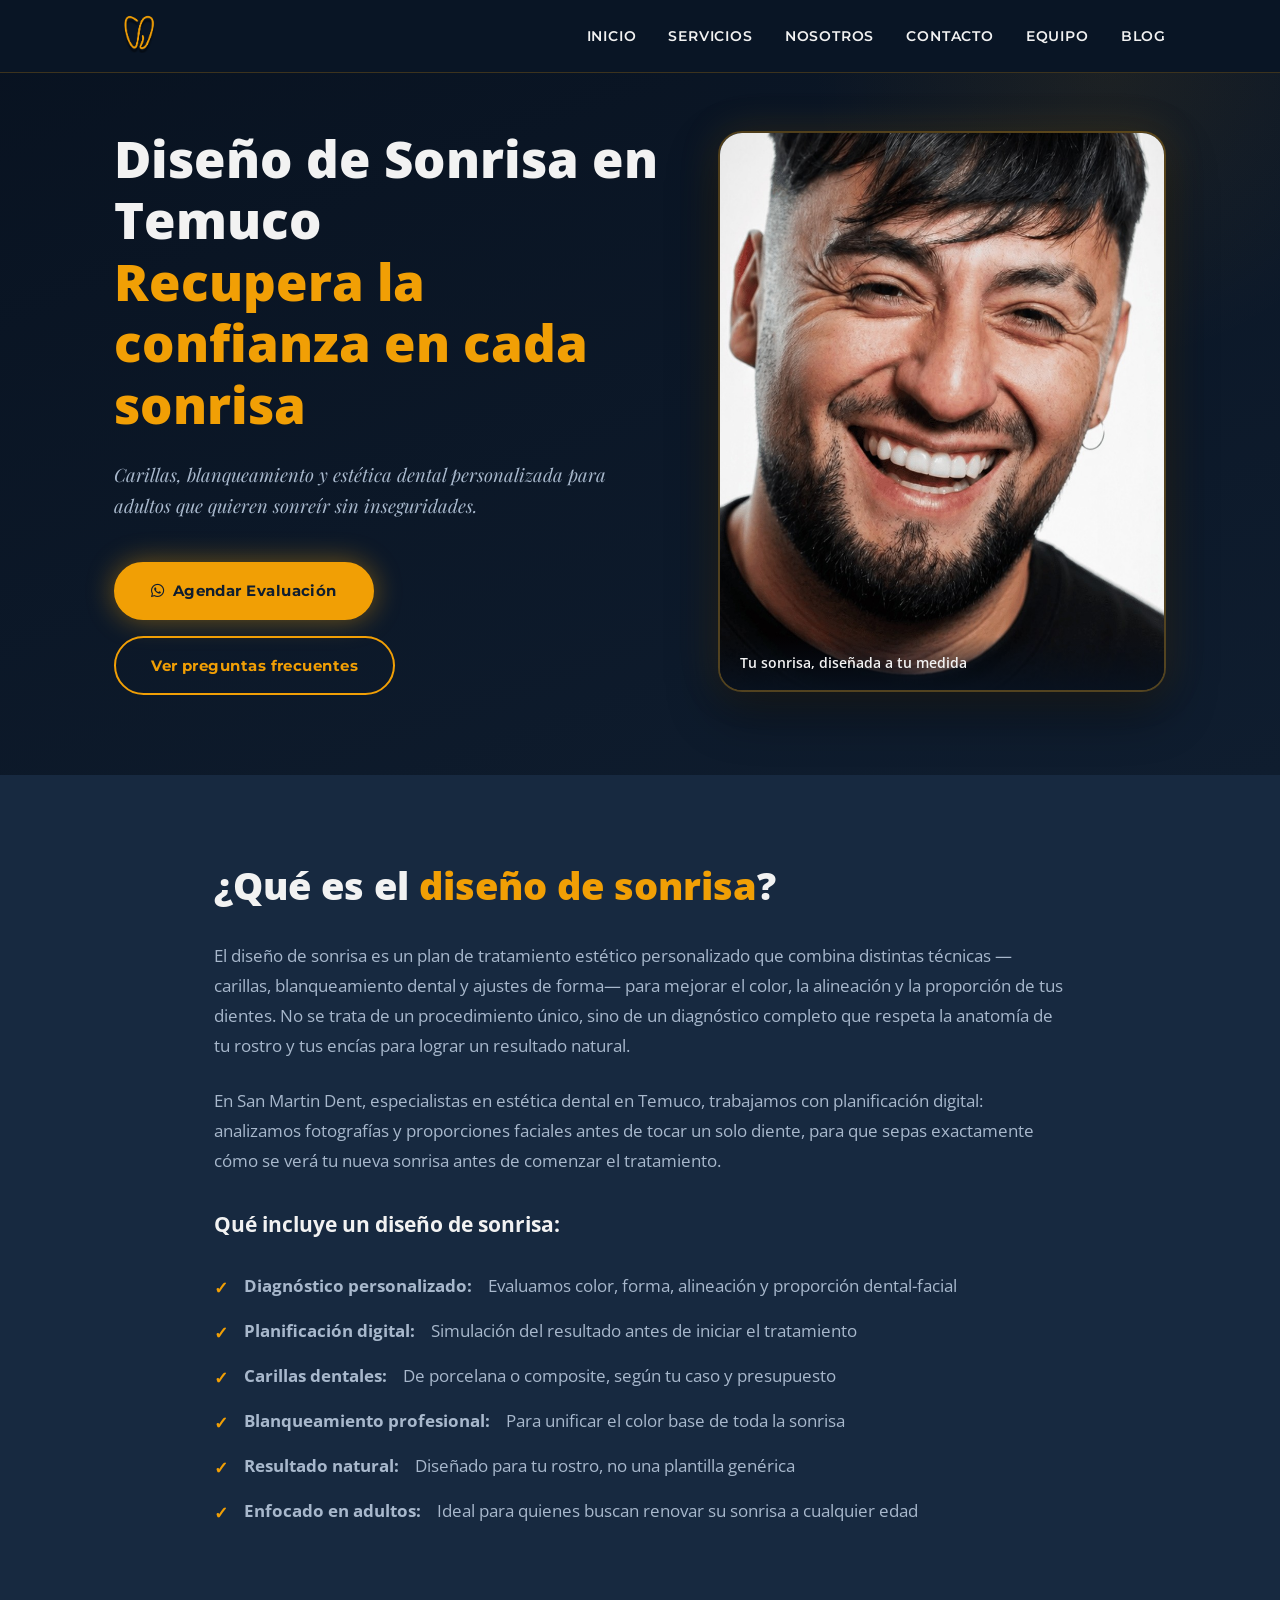
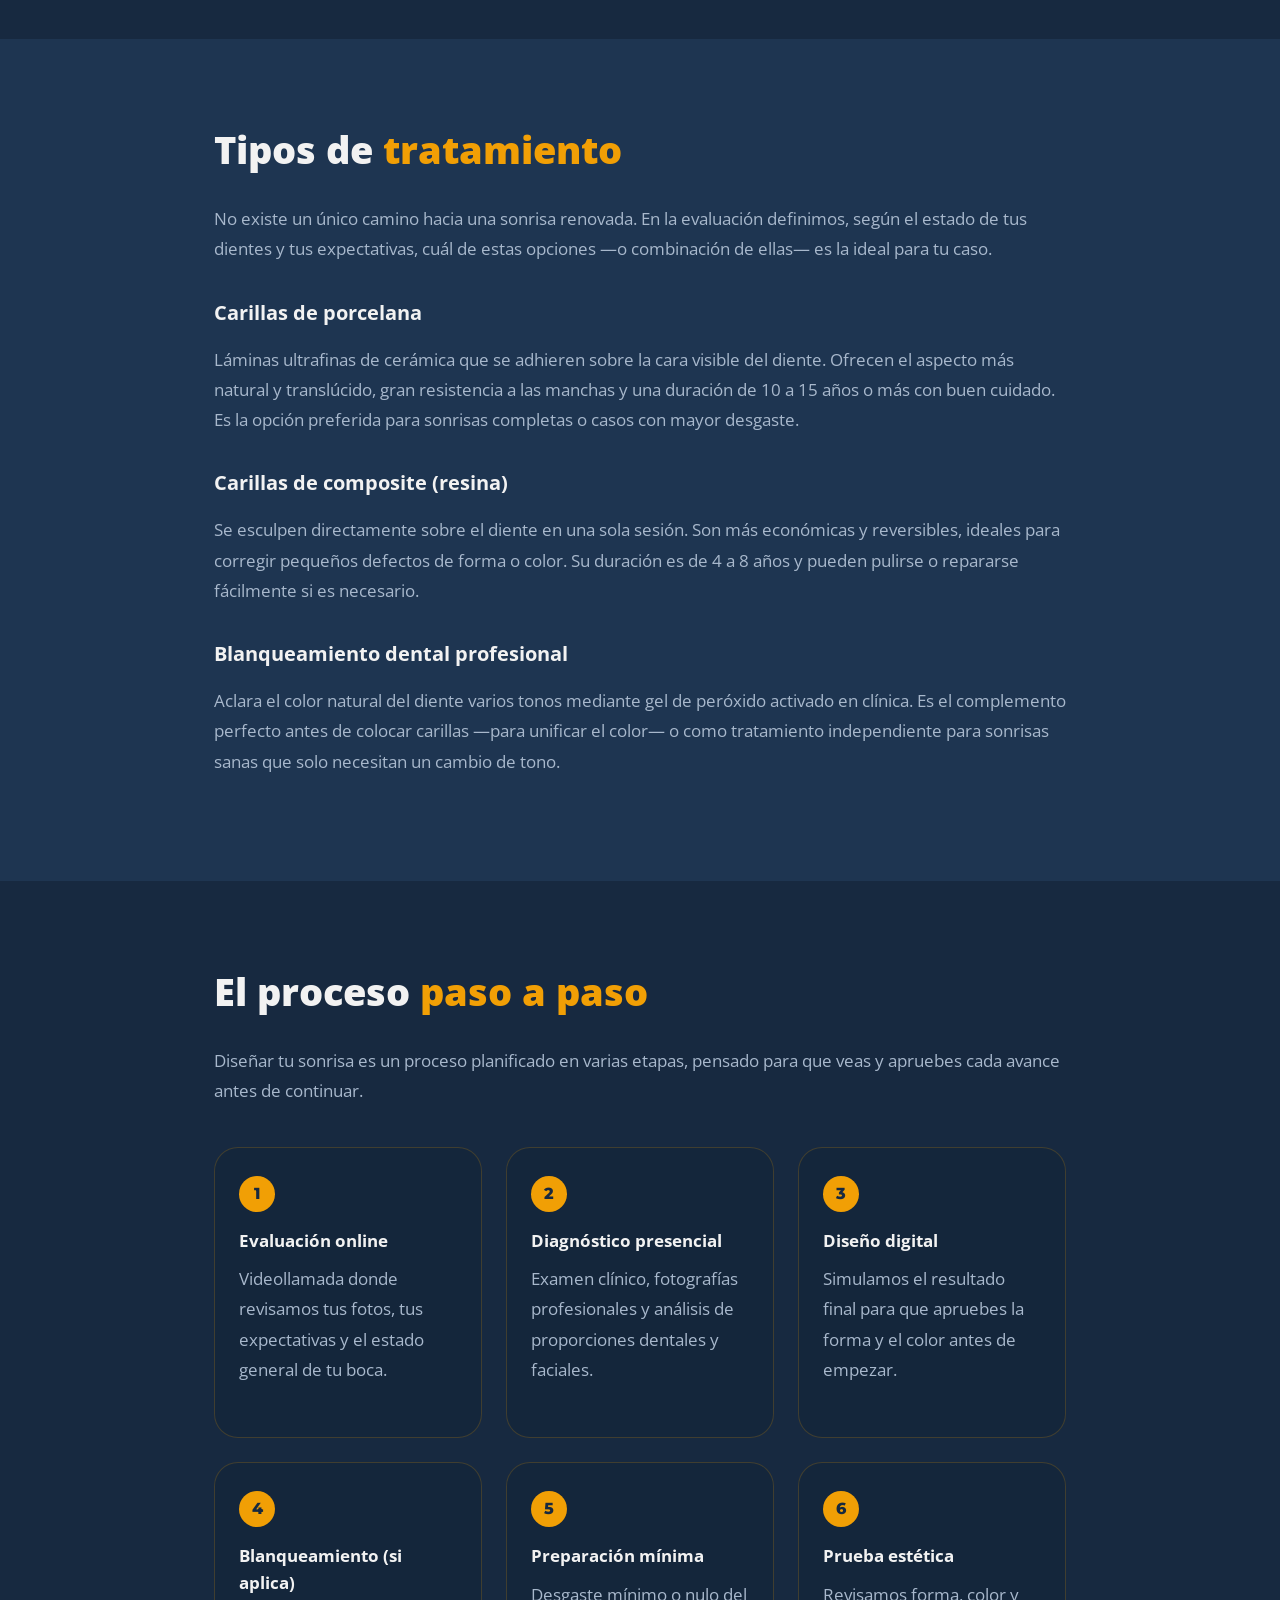
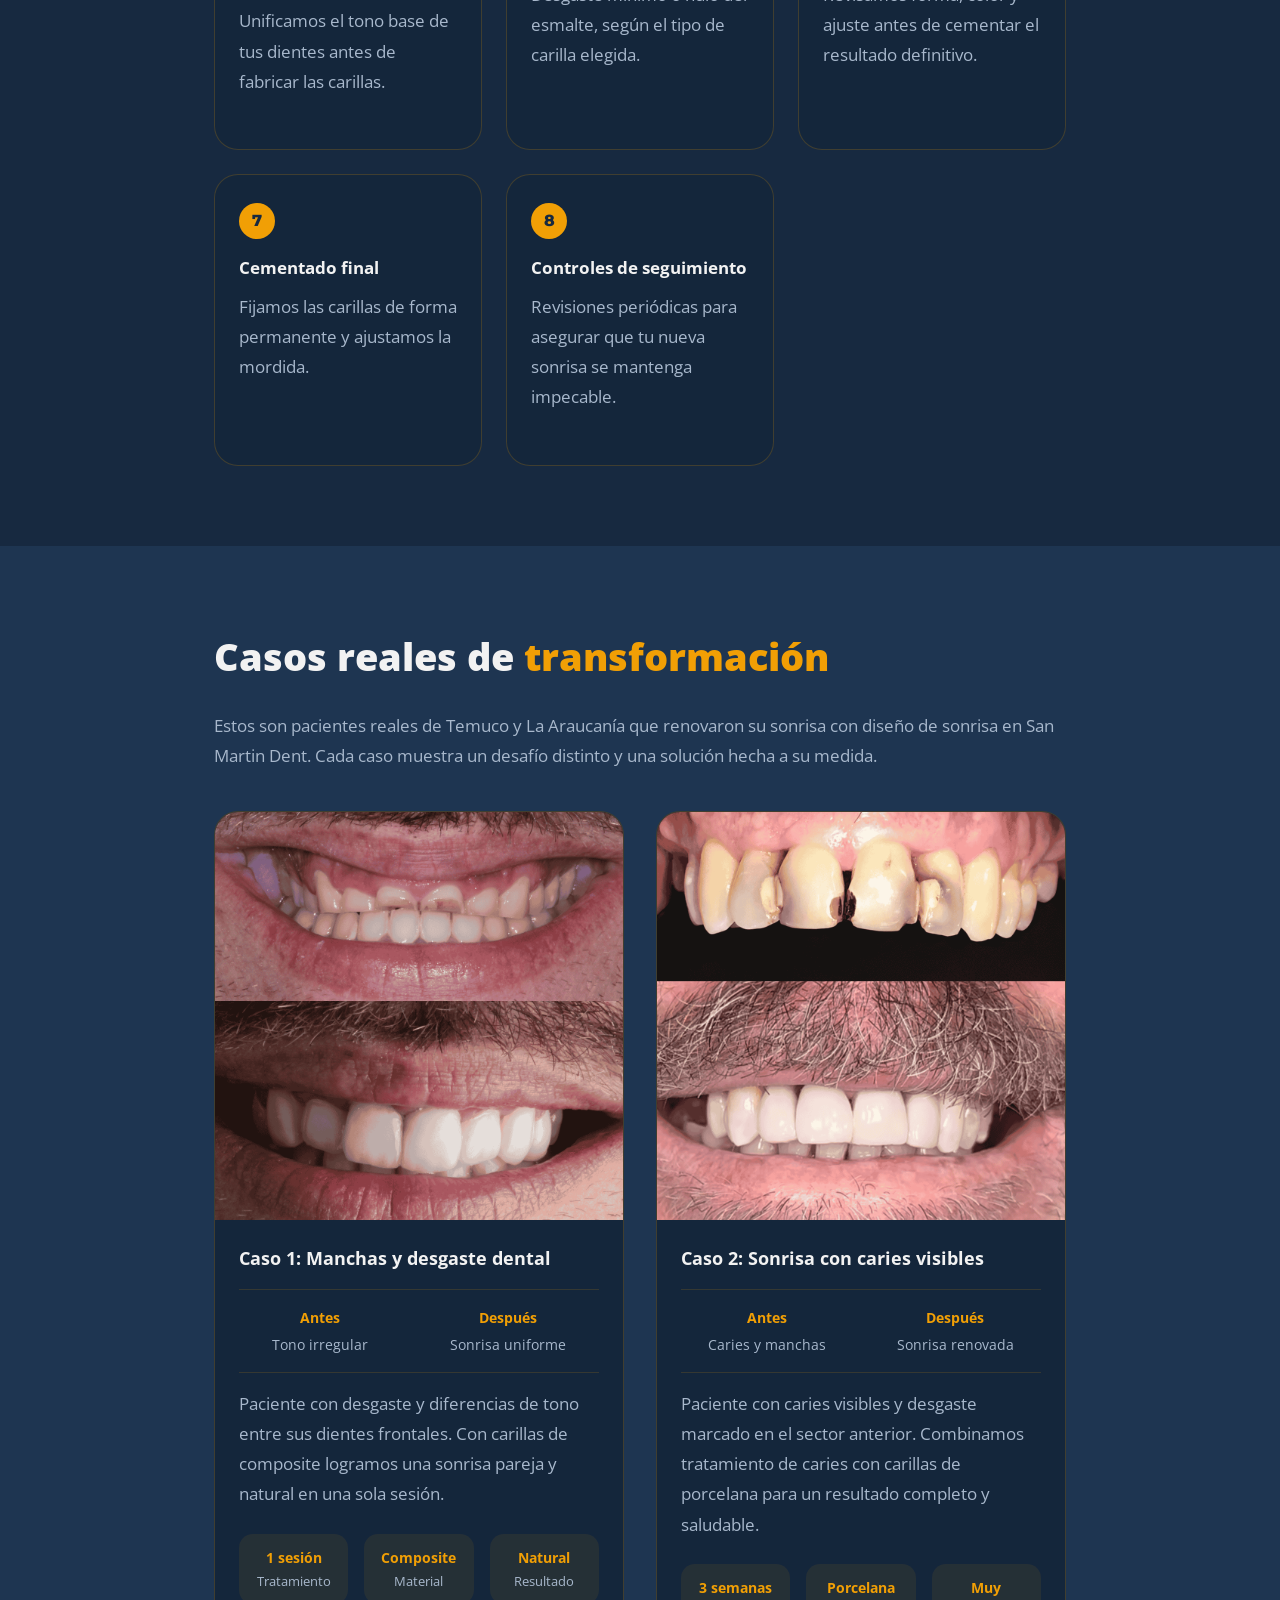
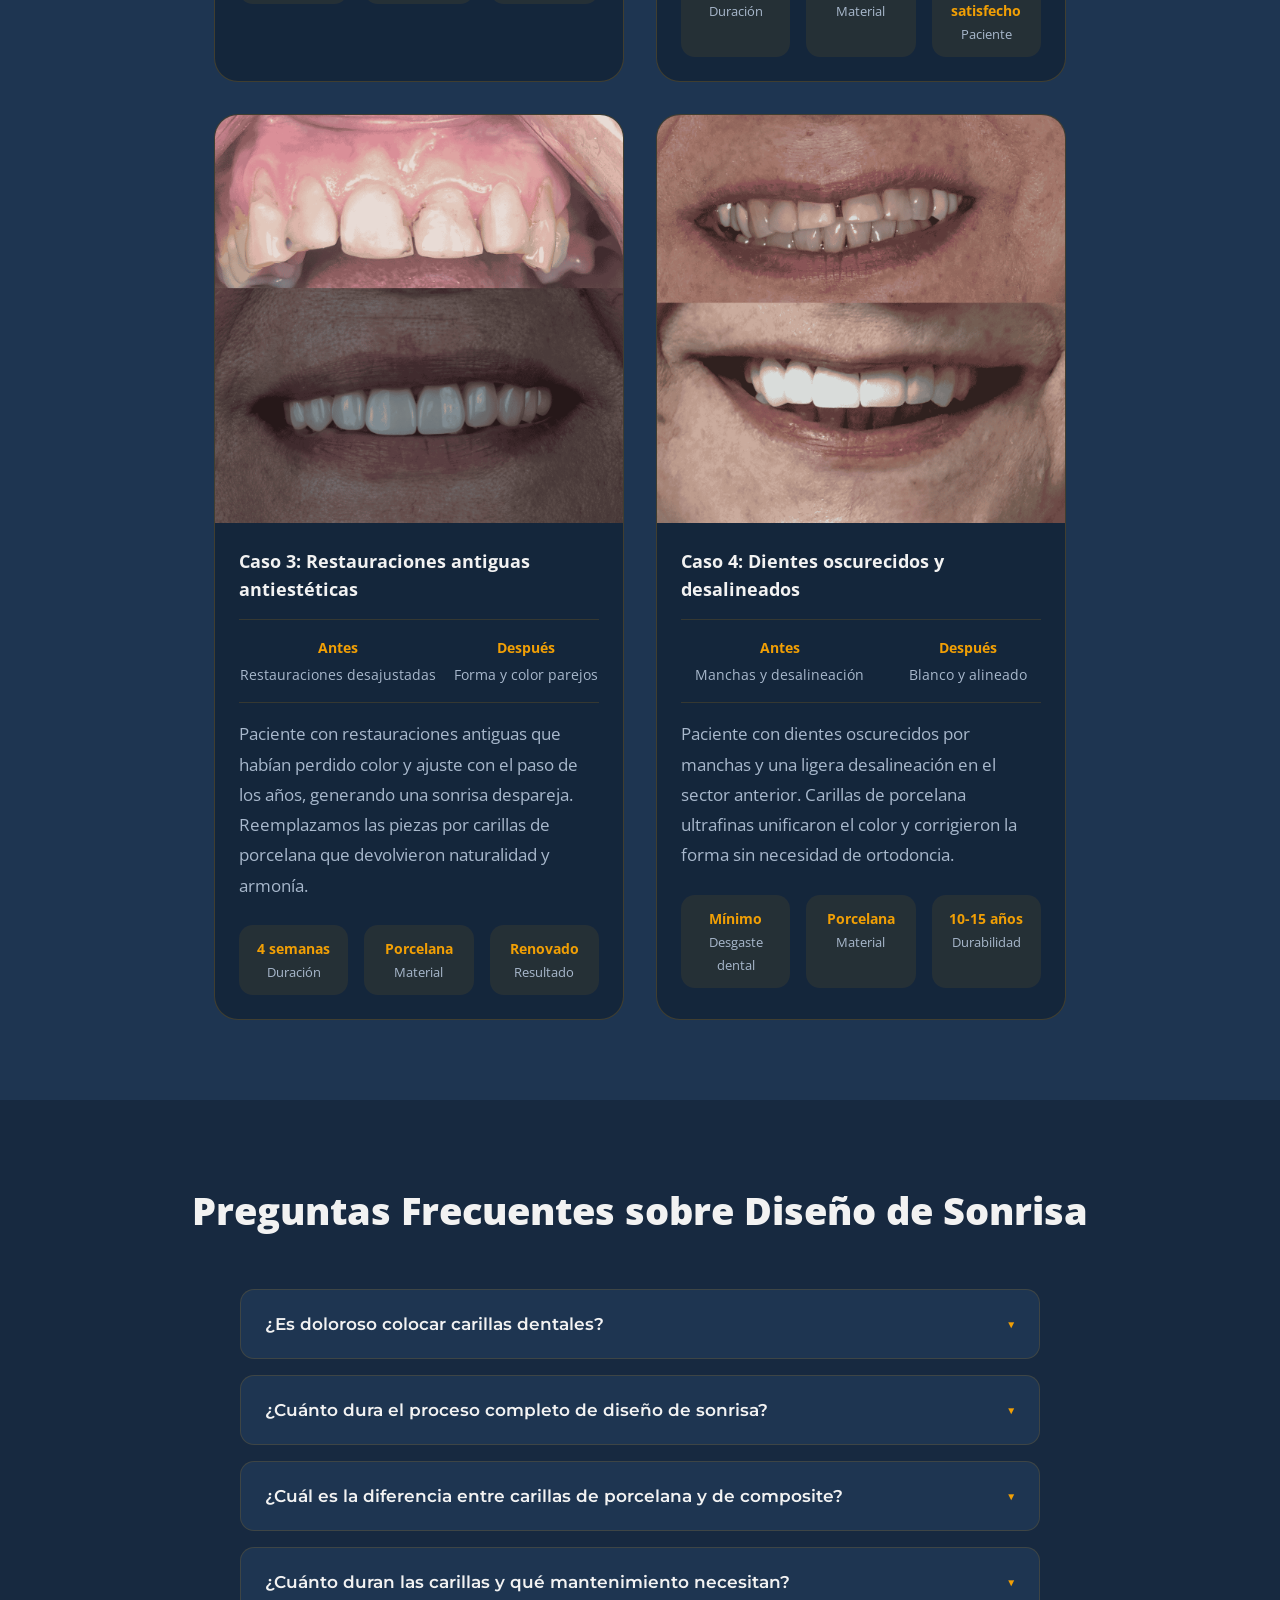
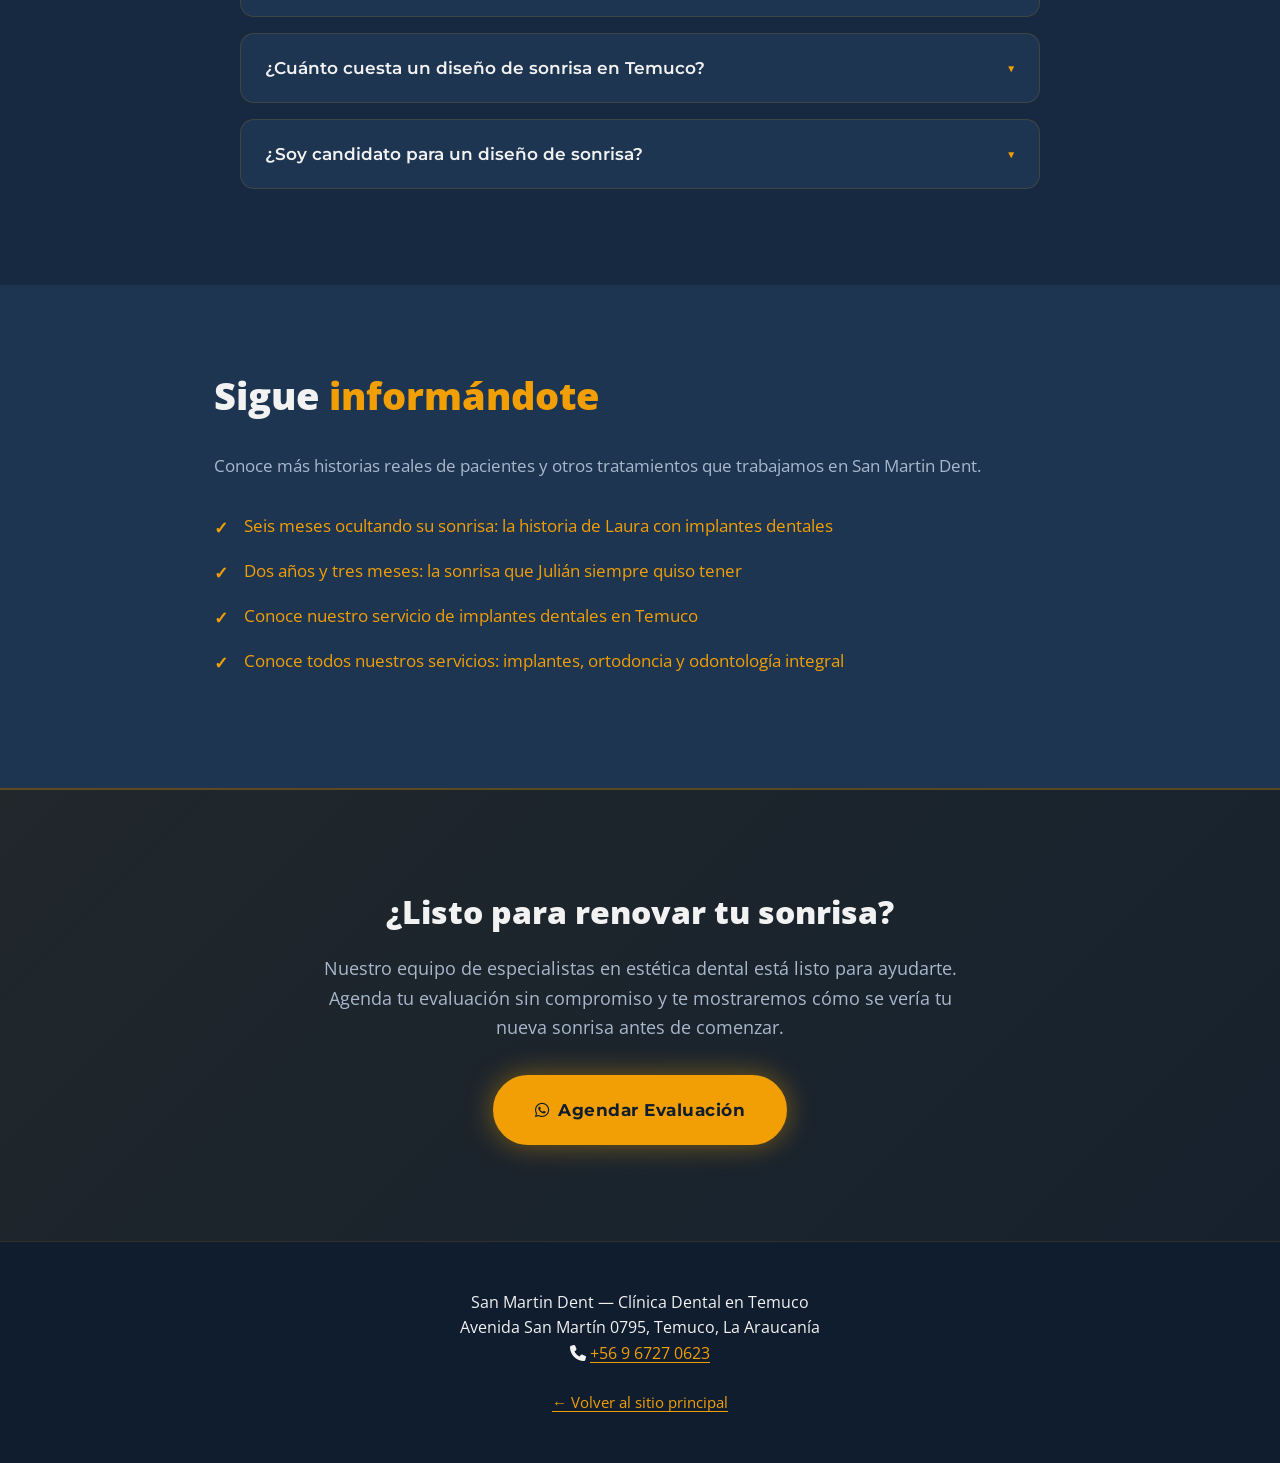
<file: servicios/diseno-sonrisa-temuco.html>
<!DOCTYPE html>
<html lang="es">
<head>
    <meta charset="UTF-8">
    <meta name="viewport" content="width=device-width, initial-scale=1.0">
    <title>Diseño de Sonrisa en Temuco | Carillas y Blanqueamiento | San Martin Dent</title>
    <meta name="description" content="Diseño de sonrisa personalizado en Temuco. Carillas, blanqueamiento y estética dental para adultos. Recupera tu confianza. Agenda tu evaluación por WhatsApp.">
    <meta name="keywords" content="diseño de sonrisa Temuco, carillas dentales Temuco, blanqueamiento dental Temuco, estética dental para adultos, sonrisa bonita, carillas de porcelana Temuco">
    <meta name="robots" content="index, follow">
    <link rel="canonical" href="https://sanmartindent.cl/servicios/diseno-sonrisa-temuco.html">

    <!-- Open Graph -->
    <meta property="og:type" content="website">
    <meta property="og:url" content="https://sanmartindent.cl/servicios/diseno-sonrisa-temuco.html">
    <meta property="og:title" content="Diseño de Sonrisa en Temuco | San Martin Dent">
    <meta property="og:description" content="Diseño de sonrisa personalizado en Temuco. Carillas, blanqueamiento y estética dental para adultos. Recupera tu confianza.">
    <meta property="og:image" content="https://sanmartindent.cl/assets/equipo-fundadores.jpg">
    <meta property="og:image:width" content="1200">
    <meta property="og:image:height" content="630">
    <meta property="og:locale" content="es_CL">
    <meta property="og:site_name" content="San Martin Dent">

    <!-- Twitter Card -->
    <meta name="twitter:card" content="summary_large_image">
    <meta name="twitter:title" content="Diseño de Sonrisa en Temuco | San Martin Dent">
    <meta name="twitter:description" content="Diseño de sonrisa personalizado en Temuco. Carillas, blanqueamiento y estética dental para adultos.">
    <meta name="twitter:image" content="https://sanmartindent.cl/assets/equipo-fundadores.jpg">

    <link rel="preconnect" href="https://fonts.googleapis.com">
    <link rel="preconnect" href="https://fonts.gstatic.com" crossorigin>
    <link href="https://fonts.googleapis.com/css2?family=Montserrat:wght@400;600;700;800&family=Open+Sans:wght@400;500;600&family=Playfair+Display:ital,wght@0,400;0,600;1,400;1,600&display=swap" rel="stylesheet">
    <link rel="stylesheet" href="https://cdnjs.cloudflare.com/ajax/libs/font-awesome/6.5.0/css/all.min.css">
    <link rel="stylesheet" href="../styles.css">
    <link rel="icon" href="../assets/logos-icono.png">

    <!-- Schema.org JSON-LD para MedicalService -->
    <script type="application/ld+json">
    {
      "@context": "https://schema.org",
      "@type": "MedicalService",
      "name": "Diseño de Sonrisa",
      "provider": {
        "@type": "MedicalBusiness",
        "name": "San Martin Dent",
        "url": "https://sanmartindent.cl",
        "logo": "https://sanmartindent.cl/assets/logo.png",
        "telephone": "+56967270623",
        "address": {
          "@type": "PostalAddress",
          "streetAddress": "Avenida San Martín 0795",
          "addressLocality": "Temuco",
          "addressRegion": "La Araucanía",
          "addressCountry": "CL"
        }
      },
      "description": "Diseño de sonrisa personalizado mediante carillas, blanqueamiento dental y planificación digital para recuperar la estética y confianza de la sonrisa.",
      "medicalSpecialty": "Odontología Estética",
      "areaServed": {
        "@type": "City",
        "name": "Temuco"
      },
      "specialty": "Estética Dental",
      "hasOfferCatalog": {
        "@type": "OfferCatalog",
        "name": "Diseño de Sonrisa Temuco",
        "itemListElement": [
          {
            "@type": "Offer",
            "itemOffered": {
              "@type": "MedicalProcedure",
              "name": "Carillas de porcelana"
            }
          },
          {
            "@type": "Offer",
            "itemOffered": {
              "@type": "MedicalProcedure",
              "name": "Carillas de composite"
            }
          },
          {
            "@type": "Offer",
            "itemOffered": {
              "@type": "MedicalProcedure",
              "name": "Blanqueamiento dental profesional"
            }
          }
        ]
      }
    }
    </script>

    <!-- Meta Pixel Code -->
    <script>
    !function(f,b,e,v,n,t,s)
    {if(f.fbq)return;n=f.fbq=function(){n.callMethod?
    n.callMethod.apply(n,arguments):n.queue.push(arguments)};
    if(!f._fbq)f._fbq=n;n.push=n;n.loaded=!0;n.version='2.0';
    n.queue=[];t=b.createElement(e);t.async=!0;
    t.src=v;s=b.getElementsByTagName(e)[0];
    s.parentNode.insertBefore(t,s)}(window, document,'script',
    'https://connect.facebook.net/en_US/fbevents.js');
    fbq('init', '1521014895368723');
    fbq('track', 'PageView');
    </script>
    <noscript><img height="1" width="1" style="display:none"
    src="https://www.facebook.com/tr?id=1521014895368723&ev=PageView&noscript=1"
    /></noscript>
    <!-- End Meta Pixel Code -->

    <style>
        /* ===== SERVICIO PAGE ESPECÍFICO ===== */
        .service-hero {
            min-height: 85vh;
            display: flex;
            align-items: center;
            justify-content: center;
            padding: 8rem 1.5rem 5rem;
            background: linear-gradient(160deg, #081220 0%, #0f1d2f 100%);
            position: relative;
            overflow: hidden;
        }
        .service-hero::before {
            content: '';
            position: absolute;
            top: -30%;
            right: -10%;
            width: 600px;
            height: 600px;
            background: radial-gradient(circle, rgba(241,159,5,0.08) 0%, transparent 70%);
            pointer-events: none;
        }
        .service-hero .container {
            position: relative;
            z-index: 1;
            max-width: 1100px;
            display: grid;
            grid-template-columns: 1.1fr 0.9fr;
            gap: 3.5rem;
            align-items: center;
            text-align: left;
        }
        .service-hero h1 {
            font-size: clamp(2.2rem, 5vw, 3.2rem);
            font-weight: 800;
            margin-bottom: 1.5rem;
            line-height: 1.2;
        }
        .service-hero__subtitle {
            color: var(--text-muted);
            font-size: 1.15rem;
            margin-bottom: 2.5rem;
            font-family: var(--font-elegant);
            font-style: italic;
            line-height: 1.7;
        }
        .service-hero__cta {
            display: flex;
            gap: 1rem;
            flex-wrap: wrap;
            justify-content: flex-start;
        }
        .service-hero__image {
            position: relative;
            border-radius: var(--radius);
            overflow: hidden;
            border: 2px solid rgba(241,159,5,0.3);
            box-shadow: 0 20px 50px rgba(0,0,0,0.45), 0 0 40px rgba(241,159,5,0.15);
            aspect-ratio: 4 / 5;
        }
        .service-hero__image img {
            width: 100%;
            height: 100%;
            object-fit: cover;
            display: block;
        }
        .service-hero__image-caption {
            position: absolute;
            bottom: 0;
            left: 0;
            right: 0;
            padding: 1rem 1.25rem;
            background: linear-gradient(0deg, rgba(8,18,32,0.9), transparent);
            color: var(--text);
            font-size: 0.85rem;
            font-weight: 600;
        }
        @media (max-width: 900px) {
            .service-hero .container {
                grid-template-columns: 1fr;
                text-align: center;
            }
            .service-hero__cta {
                justify-content: center;
            }
            .service-hero__image {
                max-width: 420px;
                margin: 0 auto;
                order: -1;
            }
        }

        /* Secciones de contenido */
        .content-section {
            padding: 5rem 1.5rem;
            background: var(--bg);
        }
        .content-section:nth-child(even) {
            background: var(--bg-light);
        }
        .content-section .container {
            max-width: 900px;
        }
        .content-section h2 {
            font-size: clamp(1.8rem, 4vw, 2.4rem);
            font-weight: 800;
            margin-bottom: 1.5rem;
            color: var(--text);
        }
        .content-section h2 span {
            color: var(--accent);
        }
        .content-section p {
            font-size: 1.05rem;
            color: var(--text-muted);
            line-height: 1.8;
            margin-bottom: 1.5rem;
        }
        .content-section ul {
            list-style: none;
            margin: 2rem 0;
        }
        .content-section ul li {
            display: flex;
            gap: 1rem;
            margin-bottom: 1rem;
            font-size: 1.05rem;
            color: var(--text-muted);
            line-height: 1.6;
        }
        .content-section ul li::before {
            content: '✓';
            color: var(--accent);
            font-weight: 800;
            flex-shrink: 0;
            margin-top: 2px;
        }

        /* Grid de casos reales */
        .cases-grid {
            display: grid;
            grid-template-columns: repeat(auto-fit, minmax(280px, 1fr));
            gap: 2rem;
            margin-top: 2.5rem;
        }
        .case-card {
            background: var(--bg-card);
            border-radius: var(--radius);
            overflow: hidden;
            border: 1px solid rgba(241,159,5,0.2);
            transition: all var(--transition);
        }
        .case-card:hover {
            border-color: var(--accent);
            box-shadow: 0 0 24px rgba(241,159,5,0.2);
        }
        .case-card__image {
            width: 100%;
            aspect-ratio: 1 / 1;
            background: linear-gradient(135deg, rgba(241,159,5,0.08), rgba(241,159,5,0.04));
            display: flex;
            align-items: center;
            justify-content: center;
            font-size: 3rem;
            color: var(--accent);
            overflow: hidden;
        }
        .case-card__image img {
            width: 100%;
            height: 100%;
            object-fit: cover;
            display: block;
        }
        .case-card__content {
            padding: 1.5rem;
        }
        .case-card__title {
            font-size: 1.1rem;
            font-weight: 700;
            color: var(--text);
            margin-bottom: 0.5rem;
        }
        .case-card__before-after {
            display: flex;
            justify-content: space-around;
            gap: 1rem;
            margin: 1rem 0;
            padding: 1rem 0;
            border-top: 1px solid rgba(241,159,5,0.15);
            border-bottom: 1px solid rgba(241,159,5,0.15);
        }
        .case-card__stage {
            text-align: center;
            font-size: 0.9rem;
        }
        .case-card__stage strong {
            color: var(--accent);
            display: block;
            margin-bottom: 0.25rem;
        }
        .case-card__stage span {
            color: var(--text-muted);
            font-size: 0.85rem;
        }
        .case-card__description {
            font-size: 0.95rem;
            color: var(--text-muted);
            line-height: 1.6;
            margin-bottom: 1rem;
        }
        .case-card__stats {
            display: flex;
            justify-content: space-between;
            gap: 1rem;
            font-size: 0.9rem;
        }
        .case-card__stat {
            flex: 1;
            text-align: center;
            padding: 0.75rem;
            background: rgba(241,159,5,0.08);
            border-radius: var(--radius-small);
        }
        .case-card__stat strong {
            color: var(--accent);
            display: block;
        }
        .case-card__stat span {
            color: var(--text-muted);
            font-size: 0.8rem;
        }

        /* FAQ */
        .faq-section {
            padding: 5rem 1.5rem;
            background: var(--bg);
        }
        .faq-section h2 {
            font-size: clamp(1.8rem, 4vw, 2.4rem);
            font-weight: 800;
            margin-bottom: 3rem;
            text-align: center;
            color: var(--text);
        }
        .faq-list {
            max-width: 800px;
            margin: 0 auto;
        }
        .faq-item {
            background: var(--bg-light);
            border: 1px solid rgba(241,159,5,0.15);
            border-radius: var(--radius-small);
            margin-bottom: 1rem;
            overflow: hidden;
            transition: all var(--transition);
        }
        .faq-item:hover {
            border-color: var(--accent);
            box-shadow: 0 0 16px rgba(241,159,5,0.12);
        }
        .faq-toggle {
            width: 100%;
            padding: 1.5rem;
            background: none;
            border: none;
            color: var(--text);
            font-size: 1.05rem;
            font-weight: 600;
            text-align: left;
            cursor: pointer;
            display: flex;
            justify-content: space-between;
            align-items: center;
            transition: color var(--transition);
            font-family: var(--font-title);
        }
        .faq-toggle:hover {
            color: var(--accent);
        }
        .faq-toggle::after {
            content: '▼';
            color: var(--accent);
            font-size: 0.85rem;
            transition: transform var(--transition);
            margin-left: 1rem;
            flex-shrink: 0;
        }
        .faq-item.active .faq-toggle::after {
            transform: rotate(-180deg);
        }
        .faq-answer {
            max-height: 0;
            overflow: hidden;
            transition: max-height var(--transition);
        }
        .faq-item.active .faq-answer {
            max-height: 600px;
        }
        .faq-answer p {
            padding: 0 1.5rem 1.5rem;
            color: var(--text-muted);
            line-height: 1.7;
            font-size: 1rem;
        }

        /* CTA Section Final */
        .cta-final {
            padding: 6rem 1.5rem;
            background: linear-gradient(135deg, rgba(241,159,5,0.08), rgba(241,159,5,0.03));
            border-top: 2px solid rgba(241,159,5,0.3);
            text-align: center;
        }
        .cta-final .container {
            max-width: 700px;
        }
        .cta-final h2 {
            font-size: 2rem;
            font-weight: 800;
            margin-bottom: 1rem;
            color: var(--text);
        }
        .cta-final p {
            font-size: 1.1rem;
            color: var(--text-muted);
            margin-bottom: 2rem;
            line-height: 1.7;
        }
        .cta-final .btn {
            padding: 1.2rem 2.5rem;
            font-size: 1.05rem;
        }

        /* Footer mínimo */
        .service-footer {
            padding: 3rem 1.5rem;
            background: var(--bg-deep);
            text-align: center;
            border-top: 1px solid rgba(241,159,5,0.15);
        }
        .service-footer a {
            color: var(--accent);
            text-decoration: underline;
            text-underline-offset: 3px;
            transition: color var(--transition);
        }
        .service-footer a:hover {
            color: var(--accent-soft);
        }

        /* ===== TIMELINE DE TRATAMIENTO ===== */
        .timeline-grid {
            display: grid;
            grid-template-columns: repeat(auto-fit, minmax(220px, 1fr));
            gap: 1.5rem;
            margin-top: 2.5rem;
        }
        .timeline-step {
            background: var(--bg-card);
            border: 1px solid rgba(241,159,5,0.2);
            border-radius: var(--radius);
            padding: 1.75rem 1.5rem;
            transition: all var(--transition);
        }
        .timeline-step:hover {
            border-color: var(--accent);
            box-shadow: 0 0 20px rgba(241,159,5,0.15);
        }
        .timeline-step__number {
            display: inline-flex;
            align-items: center;
            justify-content: center;
            width: 36px;
            height: 36px;
            background: var(--accent);
            color: var(--bg);
            border-radius: 50%;
            font-weight: 800;
            font-family: var(--font-title);
            margin-bottom: 1rem;
        }
        .timeline-step__title {
            font-size: 1.05rem;
            font-weight: 700;
            color: var(--text);
            margin-bottom: 0.6rem;
        }
        .timeline-step__desc {
            font-size: 0.92rem;
            color: var(--text-muted);
            line-height: 1.6;
        }

        /* Responsivo */
        @media (max-width: 768px) {
            .service-hero {
                min-height: 60vh;
                padding: 6rem 1.5rem 3rem;
            }
            .service-hero h1 {
                margin-bottom: 1rem;
            }
            .service-hero__cta {
                flex-direction: column;
                gap: 0.75rem;
            }
            .service-hero__cta .btn {
                width: 100%;
                justify-content: center;
            }
            .content-section {
                padding: 3.5rem 1.5rem;
            }
            .cases-grid {
                grid-template-columns: 1fr;
            }
            .faq-toggle {
                padding: 1.25rem;
                font-size: 0.95rem;
            }
            .faq-answer p {
                padding: 0 1.25rem 1.25rem;
            }
            .timeline-grid {
                grid-template-columns: 1fr;
            }
        }
    </style>
</head>
<body>

    <!-- HEADER -->
    <header class="header" id="header">
        <nav class="nav container">
            <a href="../index.html" class="nav__logo">
                <img src="../assets/logos-icono.png" alt="San Martin Dent" class="nav__logo-img">
            </a>
            <ul class="nav__menu" id="navMenu">
                <li><a href="../index.html#inicio" class="nav__link">Inicio</a></li>
                <li><a href="../index.html#servicios" class="nav__link">Servicios</a></li>
                <li><a href="../index.html#nosotros" class="nav__link">Nosotros</a></li>
                <li><a href="../index.html#contacto" class="nav__link">Contacto</a></li>
                <li><a href="../equipo.html" class="nav__link">Equipo</a></li>
                <li><a href="../blog/index.html" class="nav__link">Blog</a></li>
            </ul>
            <button class="nav__toggle" id="navToggle" aria-label="Abrir menú">
                <i class="fas fa-bars"></i>
            </button>
        </nav>
    </header>

    <!-- ===== HERO ===== -->
    <section class="service-hero">
        <div class="container">
            <div>
                <h1>Diseño de Sonrisa en Temuco<br><span style="color: var(--accent);">Recupera la confianza en cada sonrisa</span></h1>
                <p class="service-hero__subtitle">Carillas, blanqueamiento y estética dental personalizada para adultos que quieren sonreír sin inseguridades.</p>
                <div class="service-hero__cta">
                    <a href="https://wa.me/56967270623?text=Hola%2C%20me%20interesa%20agendar%20una%20consulta%20para%20dise%C3%B1o%20de%20sonrisa"
                       class="btn btn--primary" target="_blank" rel="noopener">
                        <i class="fab fa-whatsapp"></i> Agendar Evaluación
                    </a>
                    <a href="#preguntas" class="btn btn--outline">Ver preguntas frecuentes</a>
                </div>
            </div>
            <div class="service-hero__image">
                <img src="../assets/casos/caso-06-despues.jpeg" alt="Paciente sonriendo con seguridad tras su diseño de sonrisa en Temuco" loading="eager">
                <div class="service-hero__image-caption">Tu sonrisa, diseñada a tu medida</div>
            </div>
        </div>
    </section>

    <!-- ===== ¿QUÉ ES EL DISEÑO DE SONRISA? ===== -->
    <section class="content-section">
        <div class="container">
            <h2>¿Qué es el <span>diseño de sonrisa</span>?</h2>
            <p>
                El diseño de sonrisa es un plan de tratamiento estético personalizado que combina distintas técnicas —carillas, blanqueamiento dental y ajustes de forma— para mejorar el color, la alineación y la proporción de tus dientes. No se trata de un procedimiento único, sino de un diagnóstico completo que respeta la anatomía de tu rostro y tus encías para lograr un resultado natural.
            </p>
            <p>
                En San Martin Dent, especialistas en estética dental en Temuco, trabajamos con planificación digital: analizamos fotografías y proporciones faciales antes de tocar un solo diente, para que sepas exactamente cómo se verá tu nueva sonrisa antes de comenzar el tratamiento.
            </p>
            <h3 style="color: var(--text); margin-top: 2rem; margin-bottom: 1rem; font-size: 1.3rem;">Qué incluye un diseño de sonrisa:</h3>
            <ul>
                <li><strong>Diagnóstico personalizado:</strong> Evaluamos color, forma, alineación y proporción dental-facial</li>
                <li><strong>Planificación digital:</strong> Simulación del resultado antes de iniciar el tratamiento</li>
                <li><strong>Carillas dentales:</strong> De porcelana o composite, según tu caso y presupuesto</li>
                <li><strong>Blanqueamiento profesional:</strong> Para unificar el color base de toda la sonrisa</li>
                <li><strong>Resultado natural:</strong> Diseñado para tu rostro, no una plantilla genérica</li>
                <li><strong>Enfocado en adultos:</strong> Ideal para quienes buscan renovar su sonrisa a cualquier edad</li>
            </ul>
        </div>
    </section>

    <!-- ===== TIPOS DE TRATAMIENTO ===== -->
    <section class="content-section">
        <div class="container">
            <h2>Tipos de <span>tratamiento</span></h2>
            <p>
                No existe un único camino hacia una sonrisa renovada. En la evaluación definimos, según el estado de tus dientes y tus expectativas, cuál de estas opciones —o combinación de ellas— es la ideal para tu caso.
            </p>

            <h3 style="color: var(--text); margin-top: 2rem; margin-bottom: 1rem; font-size: 1.25rem;">Carillas de porcelana</h3>
            <p>
                Láminas ultrafinas de cerámica que se adhieren sobre la cara visible del diente. Ofrecen el aspecto más natural y translúcido, gran resistencia a las manchas y una duración de 10 a 15 años o más con buen cuidado. Es la opción preferida para sonrisas completas o casos con mayor desgaste.
            </p>

            <h3 style="color: var(--text); margin-top: 2rem; margin-bottom: 1rem; font-size: 1.25rem;">Carillas de composite (resina)</h3>
            <p>
                Se esculpen directamente sobre el diente en una sola sesión. Son más económicas y reversibles, ideales para corregir pequeños defectos de forma o color. Su duración es de 4 a 8 años y pueden pulirse o repararse fácilmente si es necesario.
            </p>

            <h3 style="color: var(--text); margin-top: 2rem; margin-bottom: 1rem; font-size: 1.25rem;">Blanqueamiento dental profesional</h3>
            <p>
                Aclara el color natural del diente varios tonos mediante gel de peróxido activado en clínica. Es el complemento perfecto antes de colocar carillas —para unificar el color— o como tratamiento independiente para sonrisas sanas que solo necesitan un cambio de tono.
            </p>
        </div>
    </section>

    <!-- ===== PROCESO PASO A PASO ===== -->
    <section class="content-section">
        <div class="container">
            <h2>El proceso <span>paso a paso</span></h2>
            <p>
                Diseñar tu sonrisa es un proceso planificado en varias etapas, pensado para que veas y apruebes cada avance antes de continuar.
            </p>

            <div class="timeline-grid">
                <div class="timeline-step">
                    <div class="timeline-step__number">1</div>
                    <h3 class="timeline-step__title">Evaluación online</h3>
                    <p class="timeline-step__desc">Videollamada donde revisamos tus fotos, tus expectativas y el estado general de tu boca.</p>
                </div>
                <div class="timeline-step">
                    <div class="timeline-step__number">2</div>
                    <h3 class="timeline-step__title">Diagnóstico presencial</h3>
                    <p class="timeline-step__desc">Examen clínico, fotografías profesionales y análisis de proporciones dentales y faciales.</p>
                </div>
                <div class="timeline-step">
                    <div class="timeline-step__number">3</div>
                    <h3 class="timeline-step__title">Diseño digital</h3>
                    <p class="timeline-step__desc">Simulamos el resultado final para que apruebes la forma y el color antes de empezar.</p>
                </div>
                <div class="timeline-step">
                    <div class="timeline-step__number">4</div>
                    <h3 class="timeline-step__title">Blanqueamiento (si aplica)</h3>
                    <p class="timeline-step__desc">Unificamos el tono base de tus dientes antes de fabricar las carillas.</p>
                </div>
                <div class="timeline-step">
                    <div class="timeline-step__number">5</div>
                    <h3 class="timeline-step__title">Preparación mínima</h3>
                    <p class="timeline-step__desc">Desgaste mínimo o nulo del esmalte, según el tipo de carilla elegida.</p>
                </div>
                <div class="timeline-step">
                    <div class="timeline-step__number">6</div>
                    <h3 class="timeline-step__title">Prueba estética</h3>
                    <p class="timeline-step__desc">Revisamos forma, color y ajuste antes de cementar el resultado definitivo.</p>
                </div>
                <div class="timeline-step">
                    <div class="timeline-step__number">7</div>
                    <h3 class="timeline-step__title">Cementado final</h3>
                    <p class="timeline-step__desc">Fijamos las carillas de forma permanente y ajustamos la mordida.</p>
                </div>
                <div class="timeline-step">
                    <div class="timeline-step__number">8</div>
                    <h3 class="timeline-step__title">Controles de seguimiento</h3>
                    <p class="timeline-step__desc">Revisiones periódicas para asegurar que tu nueva sonrisa se mantenga impecable.</p>
                </div>
            </div>
        </div>
    </section>

    <!-- ===== CASOS REALES ===== -->
    <section class="content-section">
        <div class="container">
            <h2>Casos reales de <span>transformación</span></h2>
            <p>
                Estos son pacientes reales de Temuco y La Araucanía que renovaron su sonrisa con diseño de sonrisa en San Martin Dent. Cada caso muestra un desafío distinto y una solución hecha a su medida.
            </p>

            <div class="cases-grid">
                <!-- Caso 1 -->
                <div class="case-card">
                    <div class="case-card__image">
                        <img src="../assets/casos/caso-manchas-desgaste.jpg" alt="Caso real de carillas dentales para manchas y desgaste, antes y después - Temuco" loading="lazy" onerror="this.parentElement.innerHTML='<i class=\'fas fa-smile\'></i>'">
                    </div>
                    <div class="case-card__content">
                        <h3 class="case-card__title">Caso 1: Manchas y desgaste dental</h3>
                        <div class="case-card__before-after">
                            <div class="case-card__stage">
                                <strong>Antes</strong>
                                <span>Tono irregular</span>
                            </div>
                            <div class="case-card__stage">
                                <strong>Después</strong>
                                <span>Sonrisa uniforme</span>
                            </div>
                        </div>
                        <p class="case-card__description">
                            Paciente con desgaste y diferencias de tono entre sus dientes frontales. Con carillas de composite logramos una sonrisa pareja y natural en una sola sesión.
                        </p>
                        <div class="case-card__stats">
                            <div class="case-card__stat">
                                <strong>1 sesión</strong>
                                <span>Tratamiento</span>
                            </div>
                            <div class="case-card__stat">
                                <strong>Composite</strong>
                                <span>Material</span>
                            </div>
                            <div class="case-card__stat">
                                <strong>Natural</strong>
                                <span>Resultado</span>
                            </div>
                        </div>
                    </div>
                </div>

                <!-- Caso 2 -->
                <div class="case-card">
                    <div class="case-card__image">
                        <img src="../assets/casos/caso-caries.jpg" alt="Caso real de tratamiento de caries y carillas, antes y después - Temuco" loading="lazy" onerror="this.parentElement.innerHTML='<i class=\'fas fa-tooth\'></i>'">
                    </div>
                    <div class="case-card__content">
                        <h3 class="case-card__title">Caso 2: Sonrisa con caries visibles</h3>
                        <div class="case-card__before-after">
                            <div class="case-card__stage">
                                <strong>Antes</strong>
                                <span>Caries y manchas</span>
                            </div>
                            <div class="case-card__stage">
                                <strong>Después</strong>
                                <span>Sonrisa renovada</span>
                            </div>
                        </div>
                        <p class="case-card__description">
                            Paciente con caries visibles y desgaste marcado en el sector anterior. Combinamos tratamiento de caries con carillas de porcelana para un resultado completo y saludable.
                        </p>
                        <div class="case-card__stats">
                            <div class="case-card__stat">
                                <strong>3 semanas</strong>
                                <span>Duración</span>
                            </div>
                            <div class="case-card__stat">
                                <strong>Porcelana</strong>
                                <span>Material</span>
                            </div>
                            <div class="case-card__stat">
                                <strong>Muy satisfecho</strong>
                                <span>Paciente</span>
                            </div>
                        </div>
                    </div>
                </div>

                <!-- Caso 3 -->
                <div class="case-card">
                    <div class="case-card__image">
                        <img src="../assets/casos/caso-restauraciones.jpg" alt="Caso real de reemplazo de restauraciones antiguas por carillas, antes y después - Temuco" loading="lazy" onerror="this.parentElement.innerHTML='<i class=\'fas fa-tooth\'></i>'">
                    </div>
                    <div class="case-card__content">
                        <h3 class="case-card__title">Caso 3: Restauraciones antiguas antiestéticas</h3>
                        <div class="case-card__before-after">
                            <div class="case-card__stage">
                                <strong>Antes</strong>
                                <span>Restauraciones desajustadas</span>
                            </div>
                            <div class="case-card__stage">
                                <strong>Después</strong>
                                <span>Forma y color parejos</span>
                            </div>
                        </div>
                        <p class="case-card__description">
                            Paciente con restauraciones antiguas que habían perdido color y ajuste con el paso de los años, generando una sonrisa despareja. Reemplazamos las piezas por carillas de porcelana que devolvieron naturalidad y armonía.
                        </p>
                        <div class="case-card__stats">
                            <div class="case-card__stat">
                                <strong>4 semanas</strong>
                                <span>Duración</span>
                            </div>
                            <div class="case-card__stat">
                                <strong>Porcelana</strong>
                                <span>Material</span>
                            </div>
                            <div class="case-card__stat">
                                <strong>Renovado</strong>
                                <span>Resultado</span>
                            </div>
                        </div>
                    </div>
                </div>

                <!-- Caso 4 -->
                <div class="case-card">
                    <div class="case-card__image">
                        <img src="../assets/casos/caso-oscurecidos.jpg" alt="Caso real de carillas de porcelana para dientes oscurecidos y desalineados, antes y después - Temuco" loading="lazy" onerror="this.parentElement.innerHTML='<i class=\'fas fa-smile\'></i>'">
                    </div>
                    <div class="case-card__content">
                        <h3 class="case-card__title">Caso 4: Dientes oscurecidos y desalineados</h3>
                        <div class="case-card__before-after">
                            <div class="case-card__stage">
                                <strong>Antes</strong>
                                <span>Manchas y desalineación</span>
                            </div>
                            <div class="case-card__stage">
                                <strong>Después</strong>
                                <span>Blanco y alineado</span>
                            </div>
                        </div>
                        <p class="case-card__description">
                            Paciente con dientes oscurecidos por manchas y una ligera desalineación en el sector anterior. Carillas de porcelana ultrafinas unificaron el color y corrigieron la forma sin necesidad de ortodoncia.
                        </p>
                        <div class="case-card__stats">
                            <div class="case-card__stat">
                                <strong>Mínimo</strong>
                                <span>Desgaste dental</span>
                            </div>
                            <div class="case-card__stat">
                                <strong>Porcelana</strong>
                                <span>Material</span>
                            </div>
                            <div class="case-card__stat">
                                <strong>10-15 años</strong>
                                <span>Durabilidad</span>
                            </div>
                        </div>
                    </div>
                </div>
            </div>
        </div>
    </section>

    <!-- ===== FAQ ===== -->
    <section class="faq-section" id="preguntas">
        <div class="container">
            <h2>Preguntas Frecuentes sobre <span>Diseño de Sonrisa</span></h2>

            <div class="faq-list">
                <div class="faq-item">
                    <button class="faq-toggle">¿Es doloroso colocar carillas dentales?</button>
                    <div class="faq-answer">
                        <p>
                            No. En la mayoría de los casos con carillas de porcelana el desgaste del diente es mínimo o nulo, y usamos anestesia local si es necesario. Con carillas de composite el procedimiento es aún menos invasivo. La molestia posterior, si existe, es leve y desaparece en un par de días.
                        </p>
                    </div>
                </div>

                <div class="faq-item">
                    <button class="faq-toggle">¿Cuánto dura el proceso completo de diseño de sonrisa?</button>
                    <div class="faq-answer">
                        <p>
                            Depende del tipo de tratamiento. Las carillas de composite pueden completarse en una sola sesión. Las de porcelana requieren entre 2 y 4 semanas, ya que se fabrican a medida en laboratorio. Si se combina con blanqueamiento previo, el proceso completo puede extenderse a 4-6 semanas para lograr el mejor resultado de color.
                        </p>
                    </div>
                </div>

                <div class="faq-item">
                    <button class="faq-toggle">¿Cuál es la diferencia entre carillas de porcelana y de composite?</button>
                    <div class="faq-answer">
                        <p>
                            Las carillas de porcelana se fabrican en laboratorio, ofrecen un aspecto más translúcido y natural, resisten mejor las manchas y duran entre 10 y 15 años. Las de composite se esculpen directamente en boca en una sesión, tienen un costo menor y duran entre 4 y 8 años. Ambas son excelentes opciones; la elección depende de tu caso, tiempo disponible y presupuesto.
                        </p>
                    </div>
                </div>

                <div class="faq-item">
                    <button class="faq-toggle">¿Cuánto duran las carillas y qué mantenimiento necesitan?</button>
                    <div class="faq-answer">
                        <p>
                            Con buen cuidado, las carillas de porcelana duran 10 a 15 años o más, y las de composite entre 4 y 8 años. El mantenimiento es simple: cepillado diario, uso de hilo dental y controles cada 6 meses. Recomendamos evitar morder objetos duros y, si tienes bruxismo, usar una placa de protección nocturna.
                        </p>
                    </div>
                </div>

                <div class="faq-item">
                    <button class="faq-toggle">¿Cuánto cuesta un diseño de sonrisa en Temuco?</button>
                    <div class="faq-answer">
                        <p>
                            El costo varía según el número de piezas, el tipo de carilla elegida y si se incluye blanqueamiento previo. En San Martin Dent ofrecemos evaluación online sin costo y opciones de financiamiento para que puedas planificar tu tratamiento sin presión. Contáctanos por WhatsApp para recibir un presupuesto personalizado.
                        </p>
                    </div>
                </div>

                <div class="faq-item">
                    <button class="faq-toggle">¿Soy candidato para un diseño de sonrisa?</button>
                    <div class="faq-answer">
                        <p>
                            Si tus dientes tienen manchas, desgaste, pequeñas fracturas, espacios o diferencias de forma y color, el diseño de sonrisa es una excelente opción a cualquier edad. Trabajamos especialmente con adultos que buscan renovar su sonrisa de forma segura y con resultados naturales. En la evaluación inicial confirmamos si tu caso requiere tratamiento previo (como control de caries o encías) antes de avanzar.
                        </p>
                    </div>
                </div>
            </div>
        </div>
    </section>

    <!-- ===== ENLACES RELACIONADOS ===== -->
    <section class="content-section">
        <div class="container">
            <h2>Sigue <span>informándote</span></h2>
            <p>
                Conoce más historias reales de pacientes y otros tratamientos que trabajamos en San Martin Dent.
            </p>
            <ul>
                <li><a href="../blog/implantes-dentales-temuco.html" style="color: var(--accent);">Seis meses ocultando su sonrisa: la historia de Laura con implantes dentales</a></li>
                <li><a href="../blog/ortodoncia-brackets-temuco.html" style="color: var(--accent);">Dos años y tres meses: la sonrisa que Julián siempre quiso tener</a></li>
                <li><a href="implantes-dentales-temuco.html" style="color: var(--accent);">Conoce nuestro servicio de implantes dentales en Temuco</a></li>
                <li><a href="../index.html#servicios" style="color: var(--accent);">Conoce todos nuestros servicios: implantes, ortodoncia y odontología integral</a></li>
            </ul>
        </div>
    </section>

    <!-- ===== CTA FINAL ===== -->
    <section class="cta-final">
        <div class="container">
            <h2>¿Listo para renovar tu sonrisa?</h2>
            <p>
                Nuestro equipo de especialistas en estética dental está listo para ayudarte. Agenda tu evaluación sin compromiso y te mostraremos cómo se vería tu nueva sonrisa antes de comenzar.
            </p>
            <a href="https://wa.me/56967270623?text=Hola%2C%20me%20gustar%C3%ADa%20agendar%20una%20consulta%20para%20dise%C3%B1o%20de%20sonrisa"
               class="btn btn--primary" target="_blank" rel="noopener">
                <i class="fab fa-whatsapp"></i> Agendar Evaluación
            </a>
        </div>
    </section>

    <!-- ===== FOOTER ===== -->
    <footer class="service-footer">
        <div class="container">
            <p style="margin-bottom: 1.5rem;">
                San Martin Dent — Clínica Dental en Temuco<br>
                Avenida San Martín 0795, Temuco, La Araucanía<br>
                <i class="fas fa-phone"></i> <a href="tel:+56967270623">+56 9 6727 0623</a>
            </p>
            <p style="color: var(--text-muted); font-size: 0.95rem;">
                <a href="../index.html">← Volver al sitio principal</a>
            </p>
        </div>
    </footer>

    <!-- ===== SCRIPT ===== -->
    <script>
        // Mobile menu toggle
        const navToggle = document.getElementById('navToggle');
        const navMenu = document.getElementById('navMenu');

        if (navToggle && navMenu) {
            navToggle.addEventListener('click', () => {
                navMenu.style.display = navMenu.style.display === 'flex' ? 'none' : 'flex';
                navMenu.style.position = 'absolute';
                navMenu.style.top = '72px';
                navMenu.style.left = '0';
                navMenu.style.right = '0';
                navMenu.style.width = '100%';
                navMenu.style.flexDirection = 'column';
                navMenu.style.background = 'rgba(10, 22, 38, 0.98)';
                navMenu.style.gap = '0';
                navMenu.style.zIndex = '999';
                navMenu.style.backdropFilter = 'blur(16px)';
            });
        }

        // FAQ collapse functionality
        document.querySelectorAll('.faq-toggle').forEach(button => {
            button.addEventListener('click', () => {
                const faqItem = button.parentElement;
                const isActive = faqItem.classList.contains('active');

                // Close all other FAQ items
                document.querySelectorAll('.faq-item').forEach(item => {
                    item.classList.remove('active');
                });

                // Toggle current item
                if (!isActive) {
                    faqItem.classList.add('active');
                }
            });
        });

        // Active nav link on scroll
        const navLinks = document.querySelectorAll('.nav__link');
        const sections = document.querySelectorAll('section');

        window.addEventListener('scroll', () => {
            const scrollPosition = window.scrollY + 100;

            sections.forEach(section => {
                const sectionTop = section.offsetTop;
                const sectionHeight = section.clientHeight;

                if (scrollPosition >= sectionTop && scrollPosition < sectionTop + sectionHeight) {
                    navLinks.forEach(link => {
                        link.classList.remove('active');
                        const href = link.getAttribute('href');
                        if (href === '#' + section.id) {
                            link.classList.add('active');
                        }
                    });
                }
            });
        });

        // Intersection Observer for fade-in animations
        const fadeElements = document.querySelectorAll('.case-card, .content-section, .faq-item, .timeline-step');
        const observerOptions = {
            threshold: 0.1,
            rootMargin: '0px 0px -100px 0px'
        };

        const observer = new IntersectionObserver((entries) => {
            entries.forEach(entry => {
                if (entry.isIntersecting) {
                    entry.target.style.opacity = '1';
                    entry.target.style.animation = 'fadeInUp 0.6s ease-out';
                }
            });
        }, observerOptions);

        fadeElements.forEach(el => observer.observe(el));

        // Simple fade-in animation
        const style = document.createElement('style');
        style.textContent = `
            @keyframes fadeInUp {
                from {
                    opacity: 0;
                    transform: translateY(20px);
                }
                to {
                    opacity: 1;
                    transform: translateY(0);
                }
            }
        `;
        document.head.appendChild(style);
    </script>

</body>
</html>
</file>
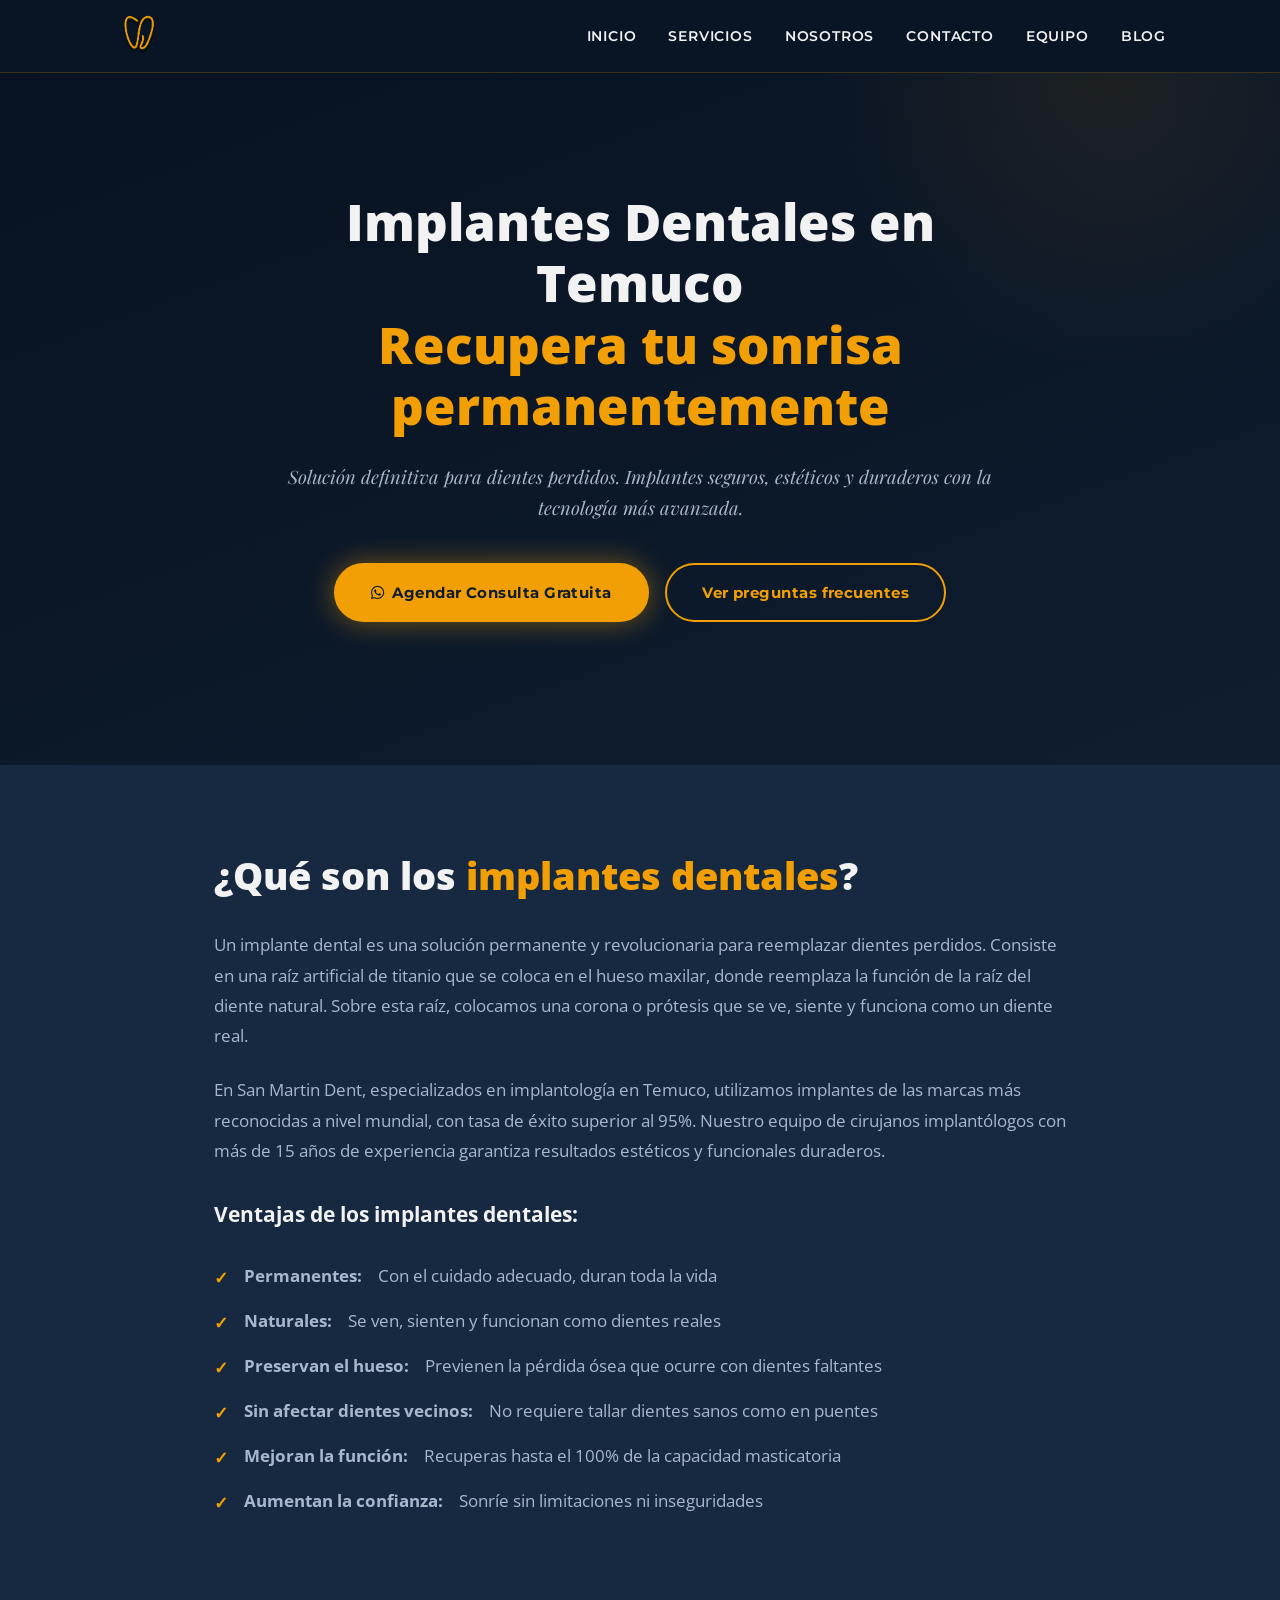
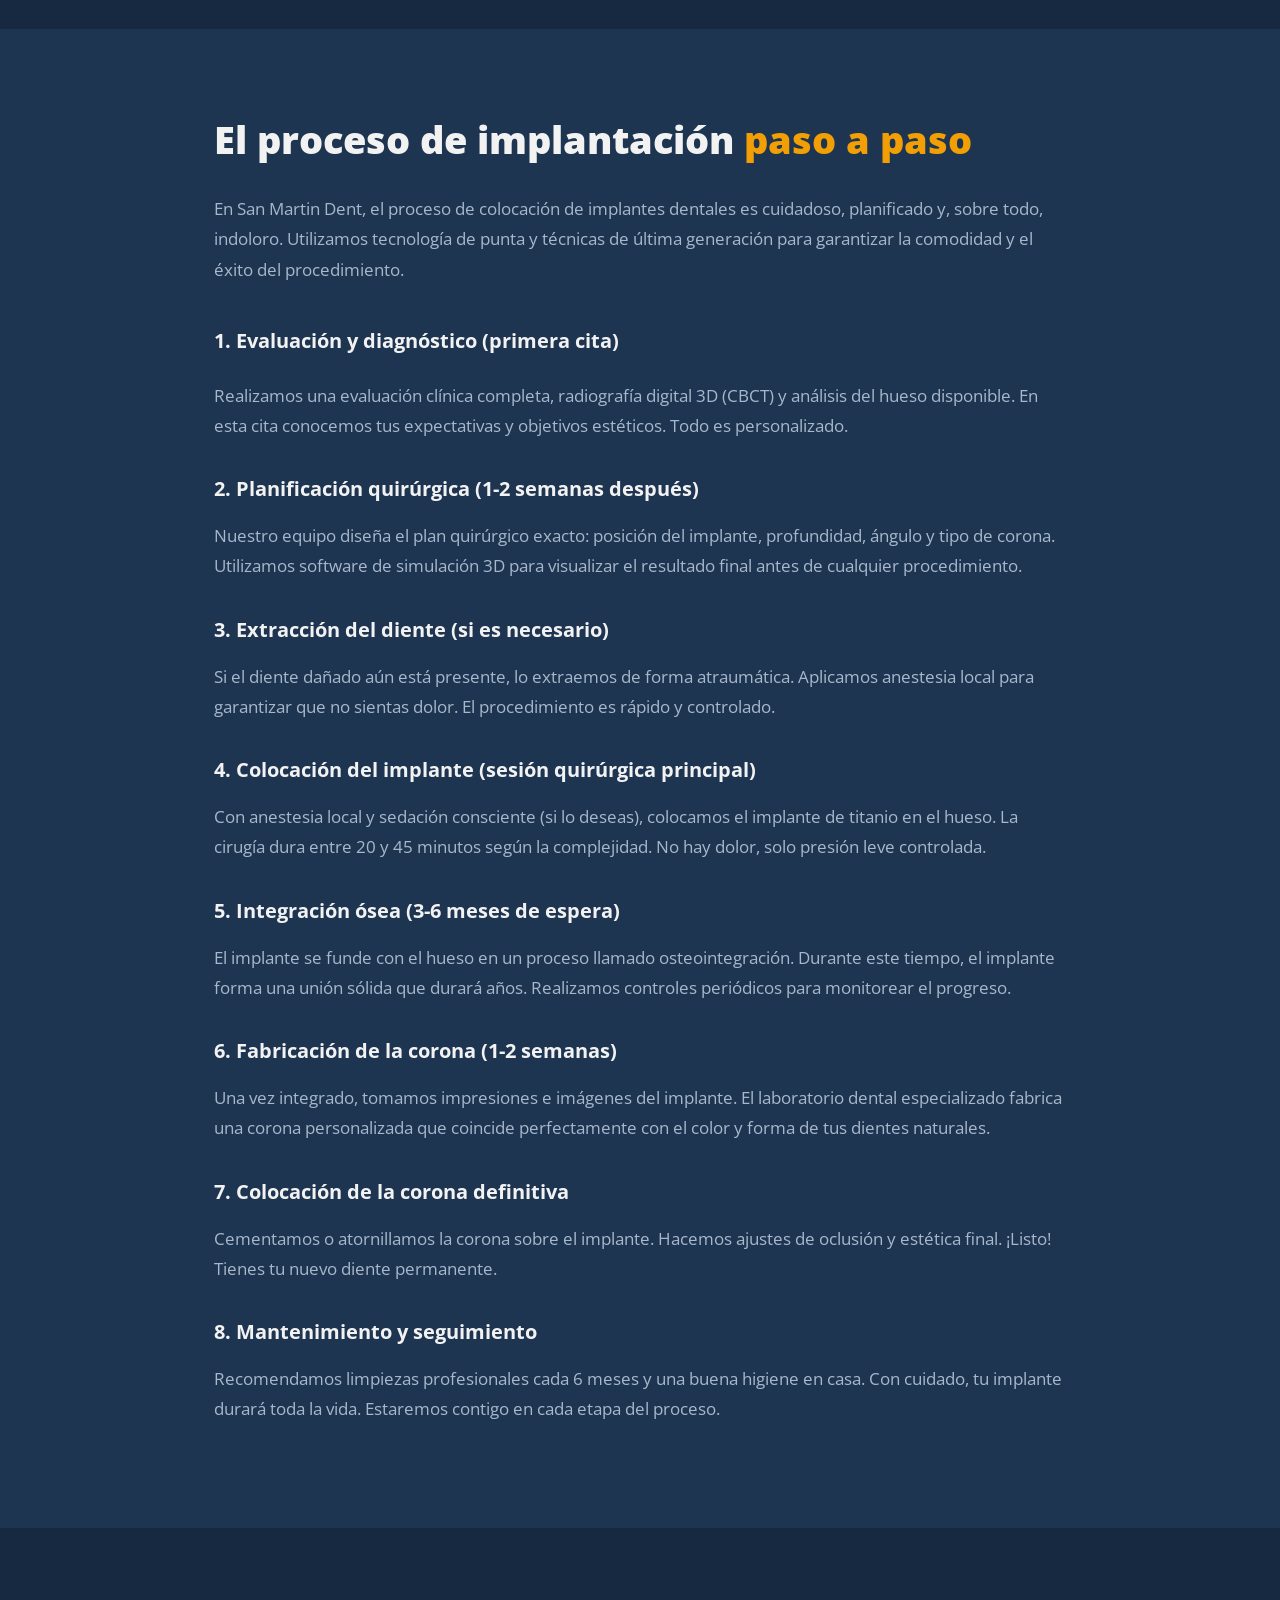
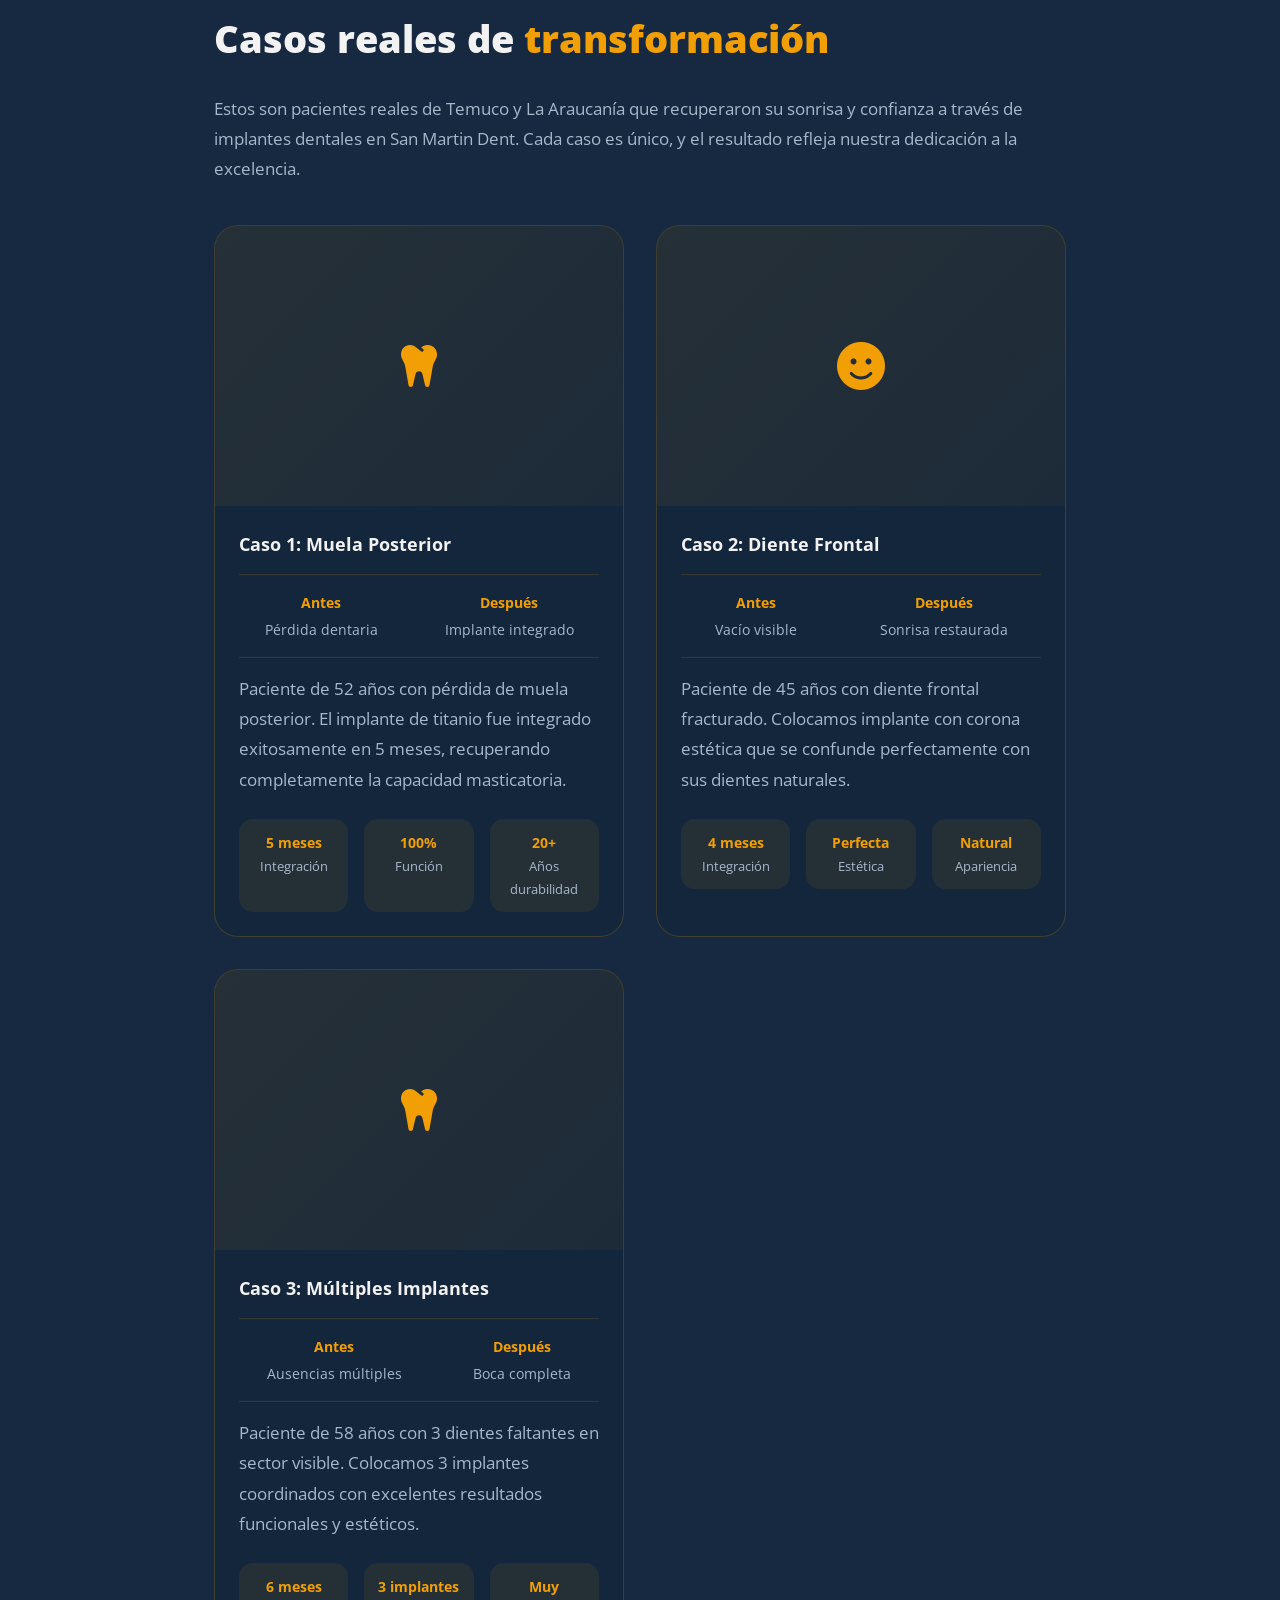
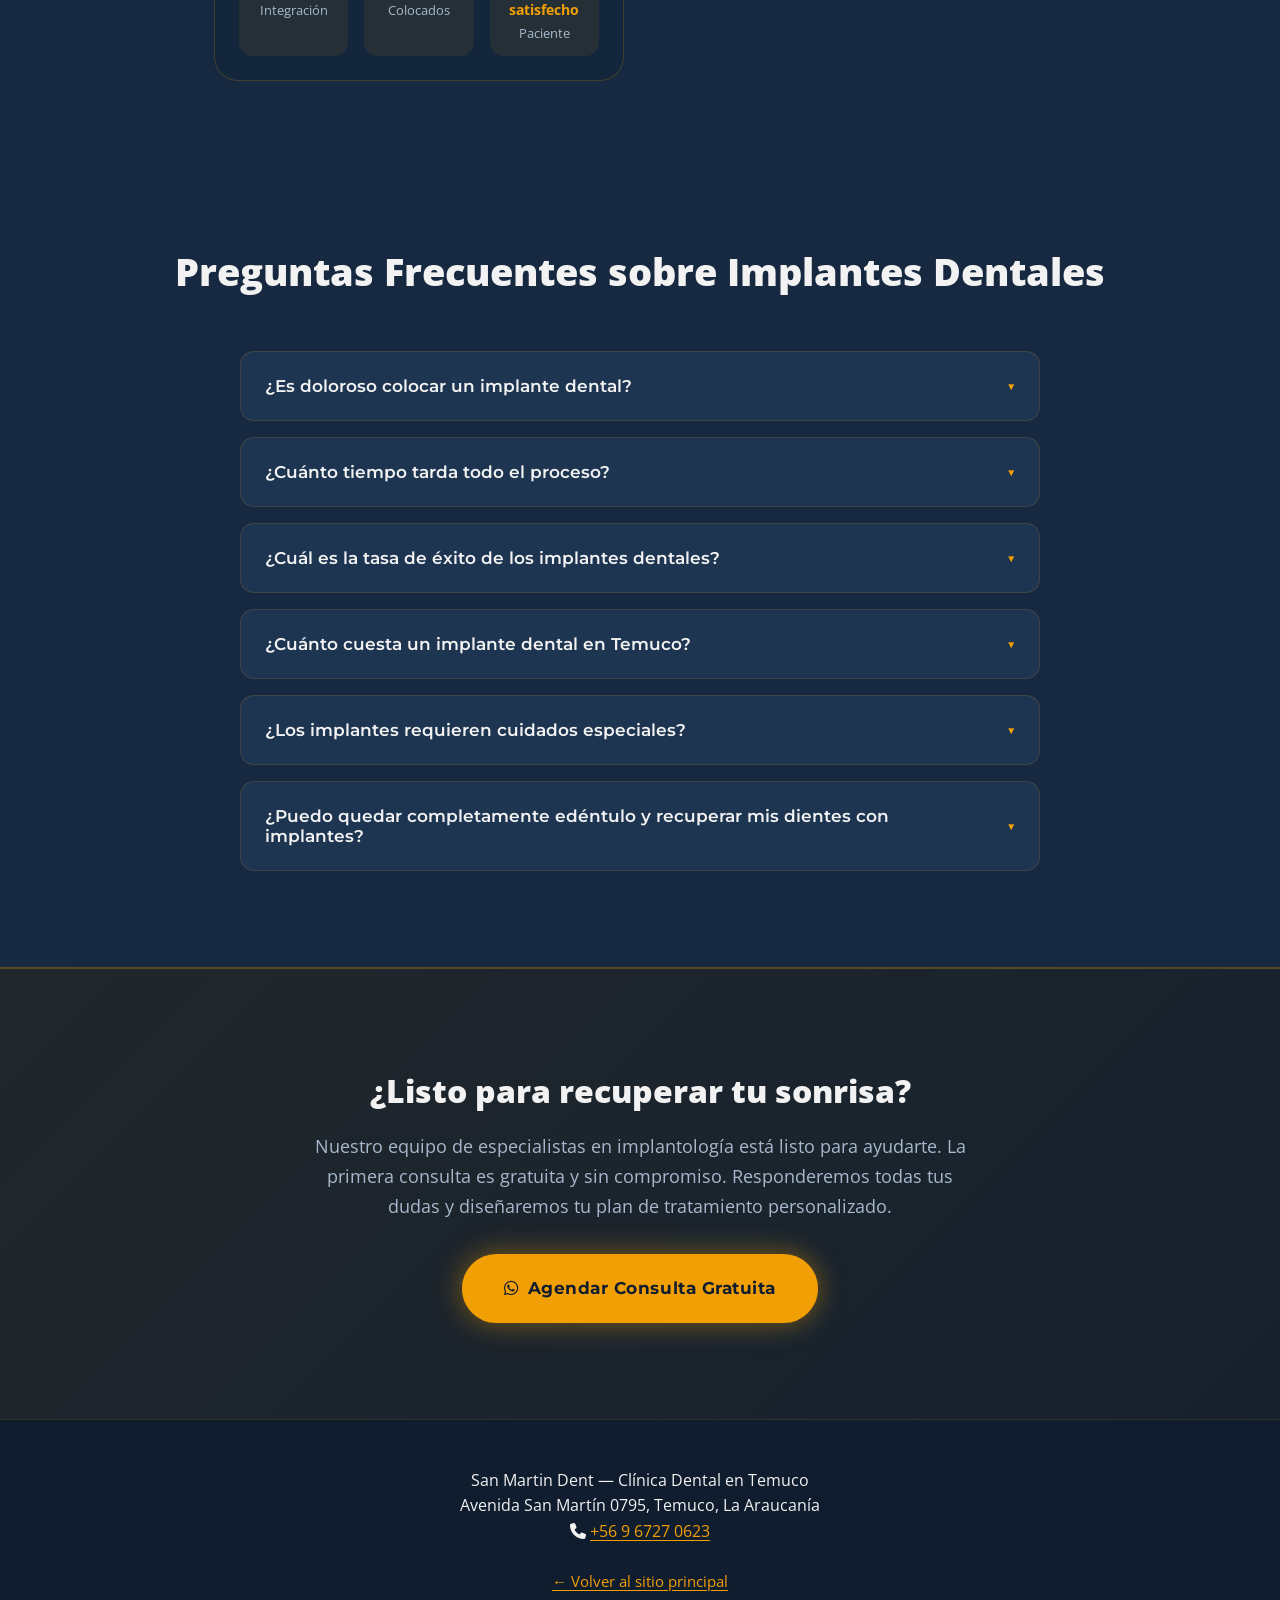
<file: servicios/implantes-dentales-temuco.html>
<!DOCTYPE html>
<html lang="es">
<head>
    <meta charset="UTF-8">
    <meta name="viewport" content="width=device-width, initial-scale=1.0">
    <title>Implantes Dentales en Temuco | San Martin Dent — Procedimiento Seguro</title>
    <meta name="description" content="Especialistas en implantes dentales en Temuco. Recupera tu sonrisa con implantes seguros y duraderos. Respuesta en menos de 1 hora. Agenda por WhatsApp.">
    <meta name="keywords" content="implantes dentales Temuco, especialista en implantes, implante dental sin dolor, implante dental duradero, implantes dentales La Araucanía, cirujano implantólogo Temuco">
    <meta name="robots" content="index, follow">
    <link rel="canonical" href="https://sanmartindent.cl/servicios/implantes-dentales-temuco.html">

    <!-- Open Graph -->
    <meta property="og:type" content="website">
    <meta property="og:url" content="https://sanmartindent.cl/servicios/implantes-dentales-temuco.html">
    <meta property="og:title" content="Implantes Dentales en Temuco | San Martin Dent">
    <meta property="og:description" content="Especialistas en implantes dentales en Temuco. Recupera tu sonrisa con implantes seguros y duraderos.">
    <meta property="og:image" content="https://sanmartindent.cl/assets/equipo-fundadores.jpg">
    <meta property="og:image:width" content="1200">
    <meta property="og:image:height" content="630">
    <meta property="og:locale" content="es_CL">
    <meta property="og:site_name" content="San Martin Dent">

    <!-- Twitter Card -->
    <meta name="twitter:card" content="summary_large_image">
    <meta name="twitter:title" content="Implantes Dentales en Temuco | San Martin Dent">
    <meta name="twitter:description" content="Especialistas en implantes dentales en Temuco. Recupera tu sonrisa con implantes seguros.">
    <meta name="twitter:image" content="https://sanmartindent.cl/assets/equipo-fundadores.jpg">

    <link rel="preconnect" href="https://fonts.googleapis.com">
    <link rel="preconnect" href="https://fonts.gstatic.com" crossorigin>
    <link href="https://fonts.googleapis.com/css2?family=Montserrat:wght@400;600;700;800&family=Open+Sans:wght@400;500;600&family=Playfair+Display:ital,wght@0,400;0,600;1,400;1,600&display=swap" rel="stylesheet">
    <link rel="stylesheet" href="https://cdnjs.cloudflare.com/ajax/libs/font-awesome/6.5.0/css/all.min.css">
    <link rel="stylesheet" href="../styles.css">
    <link rel="icon" href="../assets/logos-icono.png">

    <!-- Schema.org JSON-LD para MedicalService -->
    <script type="application/ld+json">
    {
      "@context": "https://schema.org",
      "@type": "MedicalService",
      "name": "Implantes Dentales",
      "provider": {
        "@type": "MedicalBusiness",
        "name": "San Martin Dent",
        "url": "https://sanmartindent.cl",
        "logo": "https://sanmartindent.cl/assets/logo.png",
        "telephone": "+56967270623",
        "address": {
          "@type": "PostalAddress",
          "streetAddress": "Avenida San Martín 0795",
          "addressLocality": "Temuco",
          "addressRegion": "La Araucanía",
          "addressCountry": "CL"
        }
      },
      "description": "Procedimiento de implantes dentales para recuperar dientes perdidos. Solución permanente, segura y estética.",
      "medicalSpecialty": "Prostodoncia",
      "areaServed": {
        "@type": "City",
        "name": "Temuco"
      },
      "specialty": "Implantología",
      "hasOfferCatalog": {
        "@type": "OfferCatalog",
        "name": "Implantes Dentales Temuco",
        "itemListElement": [
          {
            "@type": "Offer",
            "itemOffered": {
              "@type": "MedicalProcedure",
              "name": "Implante dental unitario"
            }
          },
          {
            "@type": "Offer",
            "itemOffered": {
              "@type": "MedicalProcedure",
              "name": "Implante completo (Full mouth)"
            }
          }
        ]
      }
    }
    </script>

    <!-- Meta Pixel Code -->
    <script>
    !function(f,b,e,v,n,t,s)
    {if(f.fbq)return;n=f.fbq=function(){n.callMethod?
    n.callMethod.apply(n,arguments):n.queue.push(arguments)};
    if(!f._fbq)f._fbq=n;n.push=n;n.loaded=!0;n.version='2.0';
    n.queue=[];t=b.createElement(e);t.async=!0;
    t.src=v;s=b.getElementsByTagName(e)[0];
    s.parentNode.insertBefore(t,s)}(window, document,'script',
    'https://connect.facebook.net/en_US/fbevents.js');
    fbq('init', '1521014895368723');
    fbq('track', 'PageView');
    </script>
    <noscript><img height="1" width="1" style="display:none"
    src="https://www.facebook.com/tr?id=1521014895368723&ev=PageView&noscript=1"
    /></noscript>
    <!-- End Meta Pixel Code -->

    <style>
        /* ===== SERVICIO PAGE ESPECÍFICO ===== */
        .service-hero {
            min-height: 85vh;
            display: flex;
            flex-direction: column;
            align-items: center;
            justify-content: center;
            text-align: center;
            padding: 8rem 1.5rem 5rem;
            background: linear-gradient(160deg, #081220 0%, #0f1d2f 100%);
            position: relative;
            overflow: hidden;
        }
        .service-hero::before {
            content: '';
            position: absolute;
            top: -30%;
            right: -10%;
            width: 600px;
            height: 600px;
            background: radial-gradient(circle, rgba(241,159,5,0.08) 0%, transparent 70%);
            pointer-events: none;
        }
        .service-hero .container {
            position: relative;
            z-index: 1;
            max-width: 800px;
        }
        .service-hero h1 {
            font-size: clamp(2.2rem, 5vw, 3.2rem);
            font-weight: 800;
            margin-bottom: 1.5rem;
            line-height: 1.2;
        }
        .service-hero__subtitle {
            color: var(--text-muted);
            font-size: 1.15rem;
            margin-bottom: 2.5rem;
            font-family: var(--font-elegant);
            font-style: italic;
            line-height: 1.7;
        }
        .service-hero__cta {
            display: flex;
            gap: 1rem;
            flex-wrap: wrap;
            justify-content: center;
        }

        /* Secciones de contenido */
        .content-section {
            padding: 5rem 1.5rem;
            background: var(--bg);
        }
        .content-section:nth-child(even) {
            background: var(--bg-light);
        }
        .content-section .container {
            max-width: 900px;
        }
        .content-section h2 {
            font-size: clamp(1.8rem, 4vw, 2.4rem);
            font-weight: 800;
            margin-bottom: 1.5rem;
            color: var(--text);
        }
        .content-section h2 span {
            color: var(--accent);
        }
        .content-section p {
            font-size: 1.05rem;
            color: var(--text-muted);
            line-height: 1.8;
            margin-bottom: 1.5rem;
        }
        .content-section ul {
            list-style: none;
            margin: 2rem 0;
        }
        .content-section ul li {
            display: flex;
            gap: 1rem;
            margin-bottom: 1rem;
            font-size: 1.05rem;
            color: var(--text-muted);
            line-height: 1.6;
        }
        .content-section ul li::before {
            content: '✓';
            color: var(--accent);
            font-weight: 800;
            flex-shrink: 0;
            margin-top: 2px;
        }

        /* Grid de casos reales */
        .cases-grid {
            display: grid;
            grid-template-columns: repeat(auto-fit, minmax(280px, 1fr));
            gap: 2rem;
            margin-top: 2.5rem;
        }
        .case-card {
            background: var(--bg-card);
            border-radius: var(--radius);
            overflow: hidden;
            border: 1px solid rgba(241,159,5,0.2);
            transition: all var(--transition);
        }
        .case-card:hover {
            border-color: var(--accent);
            box-shadow: 0 0 24px rgba(241,159,5,0.2);
        }
        .case-card__image {
            width: 100%;
            height: 280px;
            background: linear-gradient(135deg, rgba(241,159,5,0.08), rgba(241,159,5,0.04));
            display: flex;
            align-items: center;
            justify-content: center;
            font-size: 3rem;
            color: var(--accent);
        }
        .case-card__content {
            padding: 1.5rem;
        }
        .case-card__title {
            font-size: 1.1rem;
            font-weight: 700;
            color: var(--text);
            margin-bottom: 0.5rem;
        }
        .case-card__before-after {
            display: flex;
            justify-content: space-around;
            gap: 1rem;
            margin: 1rem 0;
            padding: 1rem 0;
            border-top: 1px solid rgba(241,159,5,0.15);
            border-bottom: 1px solid rgba(241,159,5,0.15);
        }
        .case-card__stage {
            text-align: center;
            font-size: 0.9rem;
        }
        .case-card__stage strong {
            color: var(--accent);
            display: block;
            margin-bottom: 0.25rem;
        }
        .case-card__stage span {
            color: var(--text-muted);
            font-size: 0.85rem;
        }
        .case-card__description {
            font-size: 0.95rem;
            color: var(--text-muted);
            line-height: 1.6;
            margin-bottom: 1rem;
        }
        .case-card__stats {
            display: flex;
            justify-content: space-between;
            gap: 1rem;
            font-size: 0.9rem;
        }
        .case-card__stat {
            flex: 1;
            text-align: center;
            padding: 0.75rem;
            background: rgba(241,159,5,0.08);
            border-radius: var(--radius-small);
        }
        .case-card__stat strong {
            color: var(--accent);
            display: block;
        }
        .case-card__stat span {
            color: var(--text-muted);
            font-size: 0.8rem;
        }

        /* FAQ */
        .faq-section {
            padding: 5rem 1.5rem;
            background: var(--bg);
        }
        .faq-section h2 {
            font-size: clamp(1.8rem, 4vw, 2.4rem);
            font-weight: 800;
            margin-bottom: 3rem;
            text-align: center;
            color: var(--text);
        }
        .faq-list {
            max-width: 800px;
            margin: 0 auto;
        }
        .faq-item {
            background: var(--bg-light);
            border: 1px solid rgba(241,159,5,0.15);
            border-radius: var(--radius-small);
            margin-bottom: 1rem;
            overflow: hidden;
            transition: all var(--transition);
        }
        .faq-item:hover {
            border-color: var(--accent);
            box-shadow: 0 0 16px rgba(241,159,5,0.12);
        }
        .faq-toggle {
            width: 100%;
            padding: 1.5rem;
            background: none;
            border: none;
            color: var(--text);
            font-size: 1.05rem;
            font-weight: 600;
            text-align: left;
            cursor: pointer;
            display: flex;
            justify-content: space-between;
            align-items: center;
            transition: color var(--transition);
            font-family: var(--font-title);
        }
        .faq-toggle:hover {
            color: var(--accent);
        }
        .faq-toggle::after {
            content: '▼';
            color: var(--accent);
            font-size: 0.85rem;
            transition: transform var(--transition);
            margin-left: 1rem;
            flex-shrink: 0;
        }
        .faq-item.active .faq-toggle::after {
            transform: rotate(-180deg);
        }
        .faq-answer {
            max-height: 0;
            overflow: hidden;
            transition: max-height var(--transition);
        }
        .faq-item.active .faq-answer {
            max-height: 600px;
        }
        .faq-answer p {
            padding: 0 1.5rem 1.5rem;
            color: var(--text-muted);
            line-height: 1.7;
            font-size: 1rem;
        }

        /* CTA Section Final */
        .cta-final {
            padding: 6rem 1.5rem;
            background: linear-gradient(135deg, rgba(241,159,5,0.08), rgba(241,159,5,0.03));
            border-top: 2px solid rgba(241,159,5,0.3);
            text-align: center;
        }
        .cta-final .container {
            max-width: 700px;
        }
        .cta-final h2 {
            font-size: 2rem;
            font-weight: 800;
            margin-bottom: 1rem;
            color: var(--text);
        }
        .cta-final p {
            font-size: 1.1rem;
            color: var(--text-muted);
            margin-bottom: 2rem;
            line-height: 1.7;
        }
        .cta-final .btn {
            padding: 1.2rem 2.5rem;
            font-size: 1.05rem;
        }

        /* Footer mínimo */
        .service-footer {
            padding: 3rem 1.5rem;
            background: var(--bg-deep);
            text-align: center;
            border-top: 1px solid rgba(241,159,5,0.15);
        }
        .service-footer a {
            color: var(--accent);
            text-decoration: underline;
            text-underline-offset: 3px;
            transition: color var(--transition);
        }
        .service-footer a:hover {
            color: var(--accent-soft);
        }

        /* Responsivo */
        @media (max-width: 768px) {
            .service-hero {
                min-height: 60vh;
                padding: 6rem 1.5rem 3rem;
            }
            .service-hero h1 {
                margin-bottom: 1rem;
            }
            .service-hero__cta {
                flex-direction: column;
                gap: 0.75rem;
            }
            .service-hero__cta .btn {
                width: 100%;
                justify-content: center;
            }
            .content-section {
                padding: 3.5rem 1.5rem;
            }
            .cases-grid {
                grid-template-columns: 1fr;
            }
            .faq-toggle {
                padding: 1.25rem;
                font-size: 0.95rem;
            }
            .faq-answer p {
                padding: 0 1.25rem 1.25rem;
            }
        }
    </style>
</head>
<body>

    <!-- HEADER -->
    <header class="header" id="header">
        <nav class="nav container">
            <a href="../index.html" class="nav__logo">
                <img src="../assets/logos-icono.png" alt="San Martin Dent" class="nav__logo-img">
            </a>
            <ul class="nav__menu" id="navMenu">
                <li><a href="../index.html#inicio" class="nav__link">Inicio</a></li>
                <li><a href="../index.html#servicios" class="nav__link">Servicios</a></li>
                <li><a href="../index.html#nosotros" class="nav__link">Nosotros</a></li>
                <li><a href="../index.html#contacto" class="nav__link">Contacto</a></li>
                <li><a href="../equipo.html" class="nav__link">Equipo</a></li>
                <li><a href="../blog/index.html" class="nav__link">Blog</a></li>
            </ul>
            <button class="nav__toggle" id="navToggle" aria-label="Abrir menú">
                <i class="fas fa-bars"></i>
            </button>
        </nav>
    </header>

    <!-- ===== HERO ===== -->
    <section class="service-hero">
        <div class="container">
            <h1>Implantes Dentales en Temuco<br><span style="color: var(--accent);">Recupera tu sonrisa permanentemente</span></h1>
            <p class="service-hero__subtitle">Solución definitiva para dientes perdidos. Implantes seguros, estéticos y duraderos con la tecnología más avanzada.</p>
            <div class="service-hero__cta">
                <a href="https://wa.me/56967270623?text=Hola%2C%20me%20interesa%20agendar%20una%20consulta%20para%20implantes%20dentales"
                   class="btn btn--primary" target="_blank" rel="noopener">
                    <i class="fab fa-whatsapp"></i> Agendar Consulta Gratuita
                </a>
                <a href="#preguntas" class="btn btn--outline">Ver preguntas frecuentes</a>
            </div>
        </div>
    </section>

    <!-- ===== ¿QUÉ SON LOS IMPLANTES? ===== -->
    <section class="content-section">
        <div class="container">
            <h2>¿Qué son los <span>implantes dentales</span>?</h2>
            <p>
                Un implante dental es una solución permanente y revolucionaria para reemplazar dientes perdidos. Consiste en una raíz artificial de titanio que se coloca en el hueso maxilar, donde reemplaza la función de la raíz del diente natural. Sobre esta raíz, colocamos una corona o prótesis que se ve, siente y funciona como un diente real.
            </p>
            <p>
                En San Martin Dent, especializados en implantología en Temuco, utilizamos implantes de las marcas más reconocidas a nivel mundial, con tasa de éxito superior al 95%. Nuestro equipo de cirujanos implantólogos con más de 15 años de experiencia garantiza resultados estéticos y funcionales duraderos.
            </p>
            <h3 style="color: var(--text); margin-top: 2rem; margin-bottom: 1rem; font-size: 1.3rem;">Ventajas de los implantes dentales:</h3>
            <ul>
                <li><strong>Permanentes:</strong> Con el cuidado adecuado, duran toda la vida</li>
                <li><strong>Naturales:</strong> Se ven, sienten y funcionan como dientes reales</li>
                <li><strong>Preservan el hueso:</strong> Previenen la pérdida ósea que ocurre con dientes faltantes</li>
                <li><strong>Sin afectar dientes vecinos:</strong> No requiere tallar dientes sanos como en puentes</li>
                <li><strong>Mejoran la función:</strong> Recuperas hasta el 100% de la capacidad masticatoria</li>
                <li><strong>Aumentan la confianza:</strong> Sonríe sin limitaciones ni inseguridades</li>
            </ul>
        </div>
    </section>

    <!-- ===== PROCESO PASO A PASO ===== -->
    <section class="content-section">
        <div class="container">
            <h2>El proceso de implantación <span>paso a paso</span></h2>
            <p>
                En San Martin Dent, el proceso de colocación de implantes dentales es cuidadoso, planificado y, sobre todo, indoloro. Utilizamos tecnología de punta y técnicas de última generación para garantizar la comodidad y el éxito del procedimiento.
            </p>

            <h3 style="color: var(--text); margin-top: 2.5rem; margin-bottom: 1.5rem; font-size: 1.25rem;">1. Evaluación y diagnóstico (primera cita)</h3>
            <p>
                Realizamos una evaluación clínica completa, radiografía digital 3D (CBCT) y análisis del hueso disponible. En esta cita conocemos tus expectativas y objetivos estéticos. Todo es personalizado.
            </p>

            <h3 style="color: var(--text); margin-top: 2rem; margin-bottom: 1rem; font-size: 1.25rem;">2. Planificación quirúrgica (1-2 semanas después)</h3>
            <p>
                Nuestro equipo diseña el plan quirúrgico exacto: posición del implante, profundidad, ángulo y tipo de corona. Utilizamos software de simulación 3D para visualizar el resultado final antes de cualquier procedimiento.
            </p>

            <h3 style="color: var(--text); margin-top: 2rem; margin-bottom: 1rem; font-size: 1.25rem;">3. Extracción del diente (si es necesario)</h3>
            <p>
                Si el diente dañado aún está presente, lo extraemos de forma atraumática. Aplicamos anestesia local para garantizar que no sientas dolor. El procedimiento es rápido y controlado.
            </p>

            <h3 style="color: var(--text); margin-top: 2rem; margin-bottom: 1rem; font-size: 1.25rem;">4. Colocación del implante (sesión quirúrgica principal)</h3>
            <p>
                Con anestesia local y sedación consciente (si lo deseas), colocamos el implante de titanio en el hueso. La cirugía dura entre 20 y 45 minutos según la complejidad. No hay dolor, solo presión leve controlada.
            </p>

            <h3 style="color: var(--text); margin-top: 2rem; margin-bottom: 1rem; font-size: 1.25rem;">5. Integración ósea (3-6 meses de espera)</h3>
            <p>
                El implante se funde con el hueso en un proceso llamado osteointegración. Durante este tiempo, el implante forma una unión sólida que durará años. Realizamos controles periódicos para monitorear el progreso.
            </p>

            <h3 style="color: var(--text); margin-top: 2rem; margin-bottom: 1rem; font-size: 1.25rem;">6. Fabricación de la corona (1-2 semanas)</h3>
            <p>
                Una vez integrado, tomamos impresiones e imágenes del implante. El laboratorio dental especializado fabrica una corona personalizada que coincide perfectamente con el color y forma de tus dientes naturales.
            </p>

            <h3 style="color: var(--text); margin-top: 2rem; margin-bottom: 1rem; font-size: 1.25rem;">7. Colocación de la corona definitiva</h3>
            <p>
                Cementamos o atornillamos la corona sobre el implante. Hacemos ajustes de oclusión y estética final. ¡Listo! Tienes tu nuevo diente permanente.
            </p>

            <h3 style="color: var(--text); margin-top: 2rem; margin-bottom: 1rem; font-size: 1.25rem;">8. Mantenimiento y seguimiento</h3>
            <p>
                Recomendamos limpiezas profesionales cada 6 meses y una buena higiene en casa. Con cuidado, tu implante durará toda la vida. Estaremos contigo en cada etapa del proceso.
            </p>
        </div>
    </section>

    <!-- ===== CASOS REALES ===== -->
    <section class="content-section">
        <div class="container">
            <h2>Casos reales de <span>transformación</span></h2>
            <p>
                Estos son pacientes reales de Temuco y La Araucanía que recuperaron su sonrisa y confianza a través de implantes dentales en San Martin Dent. Cada caso es único, y el resultado refleja nuestra dedicación a la excelencia.
            </p>

            <div class="cases-grid">
                <!-- Caso 1 -->
                <div class="case-card">
                    <div class="case-card__image">
                        <i class="fas fa-tooth"></i>
                    </div>
                    <div class="case-card__content">
                        <h3 class="case-card__title">Caso 1: Muela Posterior</h3>
                        <div class="case-card__before-after">
                            <div class="case-card__stage">
                                <strong>Antes</strong>
                                <span>Pérdida dentaria</span>
                            </div>
                            <div class="case-card__stage">
                                <strong>Después</strong>
                                <span>Implante integrado</span>
                            </div>
                        </div>
                        <p class="case-card__description">
                            Paciente de 52 años con pérdida de muela posterior. El implante de titanio fue integrado exitosamente en 5 meses, recuperando completamente la capacidad masticatoria.
                        </p>
                        <div class="case-card__stats">
                            <div class="case-card__stat">
                                <strong>5 meses</strong>
                                <span>Integración</span>
                            </div>
                            <div class="case-card__stat">
                                <strong>100%</strong>
                                <span>Función</span>
                            </div>
                            <div class="case-card__stat">
                                <strong>20+</strong>
                                <span>Años durabilidad</span>
                            </div>
                        </div>
                    </div>
                </div>

                <!-- Caso 2 -->
                <div class="case-card">
                    <div class="case-card__image">
                        <i class="fas fa-smile"></i>
                    </div>
                    <div class="case-card__content">
                        <h3 class="case-card__title">Caso 2: Diente Frontal</h3>
                        <div class="case-card__before-after">
                            <div class="case-card__stage">
                                <strong>Antes</strong>
                                <span>Vacío visible</span>
                            </div>
                            <div class="case-card__stage">
                                <strong>Después</strong>
                                <span>Sonrisa restaurada</span>
                            </div>
                        </div>
                        <p class="case-card__description">
                            Paciente de 45 años con diente frontal fracturado. Colocamos implante con corona estética que se confunde perfectamente con sus dientes naturales.
                        </p>
                        <div class="case-card__stats">
                            <div class="case-card__stat">
                                <strong>4 meses</strong>
                                <span>Integración</span>
                            </div>
                            <div class="case-card__stat">
                                <strong>Perfecta</strong>
                                <span>Estética</span>
                            </div>
                            <div class="case-card__stat">
                                <strong>Natural</strong>
                                <span>Apariencia</span>
                            </div>
                        </div>
                    </div>
                </div>

                <!-- Caso 3 -->
                <div class="case-card">
                    <div class="case-card__image">
                        <i class="fas fa-tooth"></i>
                    </div>
                    <div class="case-card__content">
                        <h3 class="case-card__title">Caso 3: Múltiples Implantes</h3>
                        <div class="case-card__before-after">
                            <div class="case-card__stage">
                                <strong>Antes</strong>
                                <span>Ausencias múltiples</span>
                            </div>
                            <div class="case-card__stage">
                                <strong>Después</strong>
                                <span>Boca completa</span>
                            </div>
                        </div>
                        <p class="case-card__description">
                            Paciente de 58 años con 3 dientes faltantes en sector visible. Colocamos 3 implantes coordinados con excelentes resultados funcionales y estéticos.
                        </p>
                        <div class="case-card__stats">
                            <div class="case-card__stat">
                                <strong>6 meses</strong>
                                <span>Integración</span>
                            </div>
                            <div class="case-card__stat">
                                <strong>3 implantes</strong>
                                <span>Colocados</span>
                            </div>
                            <div class="case-card__stat">
                                <strong>Muy satisfecho</strong>
                                <span>Paciente</span>
                            </div>
                        </div>
                    </div>
                </div>
            </div>
        </div>
    </section>

    <!-- ===== FAQ ===== -->
    <section class="faq-section" id="preguntas">
        <div class="container">
            <h2>Preguntas Frecuentes sobre <span>Implantes Dentales</span></h2>

            <div class="faq-list">
                <div class="faq-item">
                    <button class="faq-toggle">¿Es doloroso colocar un implante dental?</button>
                    <div class="faq-answer">
                        <p>
                            No. Utilizamos anestesia local para adormecer completamente la zona. Durante la cirugía solo sientes presión y vibración, pero no dolor. Si deseas mayor comodidad, ofrecemos sedación consciente. Después de la cirugía, es normal una leve molestia durante 3-4 días, controlable con analgésicos simples.
                        </p>
                    </div>
                </div>

                <div class="faq-item">
                    <button class="faq-toggle">¿Cuánto tiempo tarda todo el proceso?</button>
                    <div class="faq-answer">
                        <p>
                            El tiempo total varía según cada caso. La integración ósea (osteointegración) toma 3-6 meses, pero algunos casos requieren injertos óseos adicionales que agregan 2-4 meses más. Desde el diagnóstico hasta tener tu implante completamente funcional: entre 4 y 8 meses en casos normales. En casos de urgencia, podemos ofrecer coronas temporales estéticas durante la integración.
                        </p>
                    </div>
                </div>

                <div class="faq-item">
                    <button class="faq-toggle">¿Cuál es la tasa de éxito de los implantes dentales?</button>
                    <div class="faq-answer">
                        <p>
                            Los implantes dentales tienen una tasa de éxito superior al 95% a nivel mundial cuando son colocados por profesionales calificados. En San Martin Dent, nuestra tasa de éxito es del 98% gracias a nuestro equipo experimentado y protocolos rigurosos. El éxito depende también del cuidado posterior y de la higiene oral del paciente.
                        </p>
                    </div>
                </div>

                <div class="faq-item">
                    <button class="faq-toggle">¿Cuánto cuesta un implante dental en Temuco?</button>
                    <div class="faq-answer">
                        <p>
                            El costo varía según varios factores: número de implantes, tipo de corona, necesidad de injertos óseos, y complejidad del caso. Un implante unitario (perno + corona) típicamente oscila entre $4.500.000 y $7.000.000 en nuestro país. En San Martin Dent, ofrecemos opciones de financiamiento sin interés para hacer el tratamiento más accesible. Contáctanos por WhatsApp para un presupuesto personalizado.
                        </p>
                    </div>
                </div>

                <div class="faq-item">
                    <button class="faq-toggle">¿Los implantes requieren cuidados especiales?</button>
                    <div class="faq-answer">
                        <p>
                            No, los implantes se cuidan como dientes naturales. Cepillado diario con cepillo suave, hilo dental y enjuague con antiséptico son suficientes. Evita fumar (puede afectar la integración) y limita el alcohol. Recomendamos limpiezas profesionales cada 6 meses. Con este cuidado básico, tu implante durará décadas.
                        </p>
                    </div>
                </div>

                <div class="faq-item">
                    <button class="faq-toggle">¿Puedo quedar completamente edéntulo y recuperar mis dientes con implantes?</button>
                    <div class="faq-answer">
                        <p>
                            Sí. Para pacientes sin dientes, ofrecemos prótesis completas soportadas por implantes (Full mouth). Desde 4 implantes en la mandíbula (Protocolo All-on-4) hasta 8-10 implantes para máxima estabilidad. Es la solución más eficaz para recuperar la función, la estética y la confianza. Nuestro equipo tiene amplia experiencia en estos casos complejos.
                        </p>
                    </div>
                </div>
            </div>
        </div>
    </section>

    <!-- ===== CTA FINAL ===== -->
    <section class="cta-final">
        <div class="container">
            <h2>¿Listo para recuperar tu sonrisa?</h2>
            <p>
                Nuestro equipo de especialistas en implantología está listo para ayudarte. La primera consulta es gratuita y sin compromiso. Responderemos todas tus dudas y diseñaremos tu plan de tratamiento personalizado.
            </p>
            <a href="https://wa.me/56967270623?text=Hola%2C%20me%20gustar%C3%ADa%20agendar%20una%20consulta%20gratuita%20para%20implantes%20dentales"
               class="btn btn--primary" target="_blank" rel="noopener">
                <i class="fab fa-whatsapp"></i> Agendar Consulta Gratuita
            </a>
        </div>
    </section>

    <!-- ===== FOOTER ===== -->
    <footer class="service-footer">
        <div class="container">
            <p style="margin-bottom: 1.5rem;">
                San Martin Dent — Clínica Dental en Temuco<br>
                Avenida San Martín 0795, Temuco, La Araucanía<br>
                <i class="fas fa-phone"></i> <a href="tel:+56967270623">+56 9 6727 0623</a>
            </p>
            <p style="color: var(--text-muted); font-size: 0.95rem;">
                <a href="../index.html">← Volver al sitio principal</a>
            </p>
        </div>
    </footer>

    <!-- ===== SCRIPT ===== -->
    <script>
        // Mobile menu toggle
        const navToggle = document.getElementById('navToggle');
        const navMenu = document.getElementById('navMenu');

        if (navToggle && navMenu) {
            navToggle.addEventListener('click', () => {
                navMenu.style.display = navMenu.style.display === 'flex' ? 'none' : 'flex';
                navMenu.style.position = 'absolute';
                navMenu.style.top = '72px';
                navMenu.style.left = '0';
                navMenu.style.right = '0';
                navMenu.style.width = '100%';
                navMenu.style.flexDirection = 'column';
                navMenu.style.background = 'rgba(10, 22, 38, 0.98)';
                navMenu.style.gap = '0';
                navMenu.style.zIndex = '999';
                navMenu.style.backdropFilter = 'blur(16px)';
            });
        }

        // FAQ collapse functionality
        document.querySelectorAll('.faq-toggle').forEach(button => {
            button.addEventListener('click', () => {
                const faqItem = button.parentElement;
                const isActive = faqItem.classList.contains('active');

                // Close all other FAQ items
                document.querySelectorAll('.faq-item').forEach(item => {
                    item.classList.remove('active');
                });

                // Toggle current item
                if (!isActive) {
                    faqItem.classList.add('active');
                }
            });
        });

        // Active nav link on scroll
        const navLinks = document.querySelectorAll('.nav__link');
        const sections = document.querySelectorAll('section');

        window.addEventListener('scroll', () => {
            const scrollPosition = window.scrollY + 100;

            sections.forEach(section => {
                const sectionTop = section.offsetTop;
                const sectionHeight = section.clientHeight;

                if (scrollPosition >= sectionTop && scrollPosition < sectionTop + sectionHeight) {
                    navLinks.forEach(link => {
                        link.classList.remove('active');
                        const href = link.getAttribute('href');
                        if (href === '#' + section.id) {
                            link.classList.add('active');
                        }
                    });
                }
            });
        });

        // Intersection Observer for fade-in animations
        const fadeElements = document.querySelectorAll('.case-card, .content-section, .faq-item');
        const observerOptions = {
            threshold: 0.1,
            rootMargin: '0px 0px -100px 0px'
        };

        const observer = new IntersectionObserver((entries) => {
            entries.forEach(entry => {
                if (entry.isIntersecting) {
                    entry.target.style.opacity = '1';
                    entry.target.style.animation = 'fadeInUp 0.6s ease-out';
                }
            });
        }, observerOptions);

        fadeElements.forEach(el => observer.observe(el));

        // Simple fade-in animation
        const style = document.createElement('style');
        style.textContent = `
            @keyframes fadeInUp {
                from {
                    opacity: 0;
                    transform: translateY(20px);
                }
                to {
                    opacity: 1;
                    transform: translateY(0);
                }
            }
        `;
        document.head.appendChild(style);
    </script>

</body>
</html>
</file>
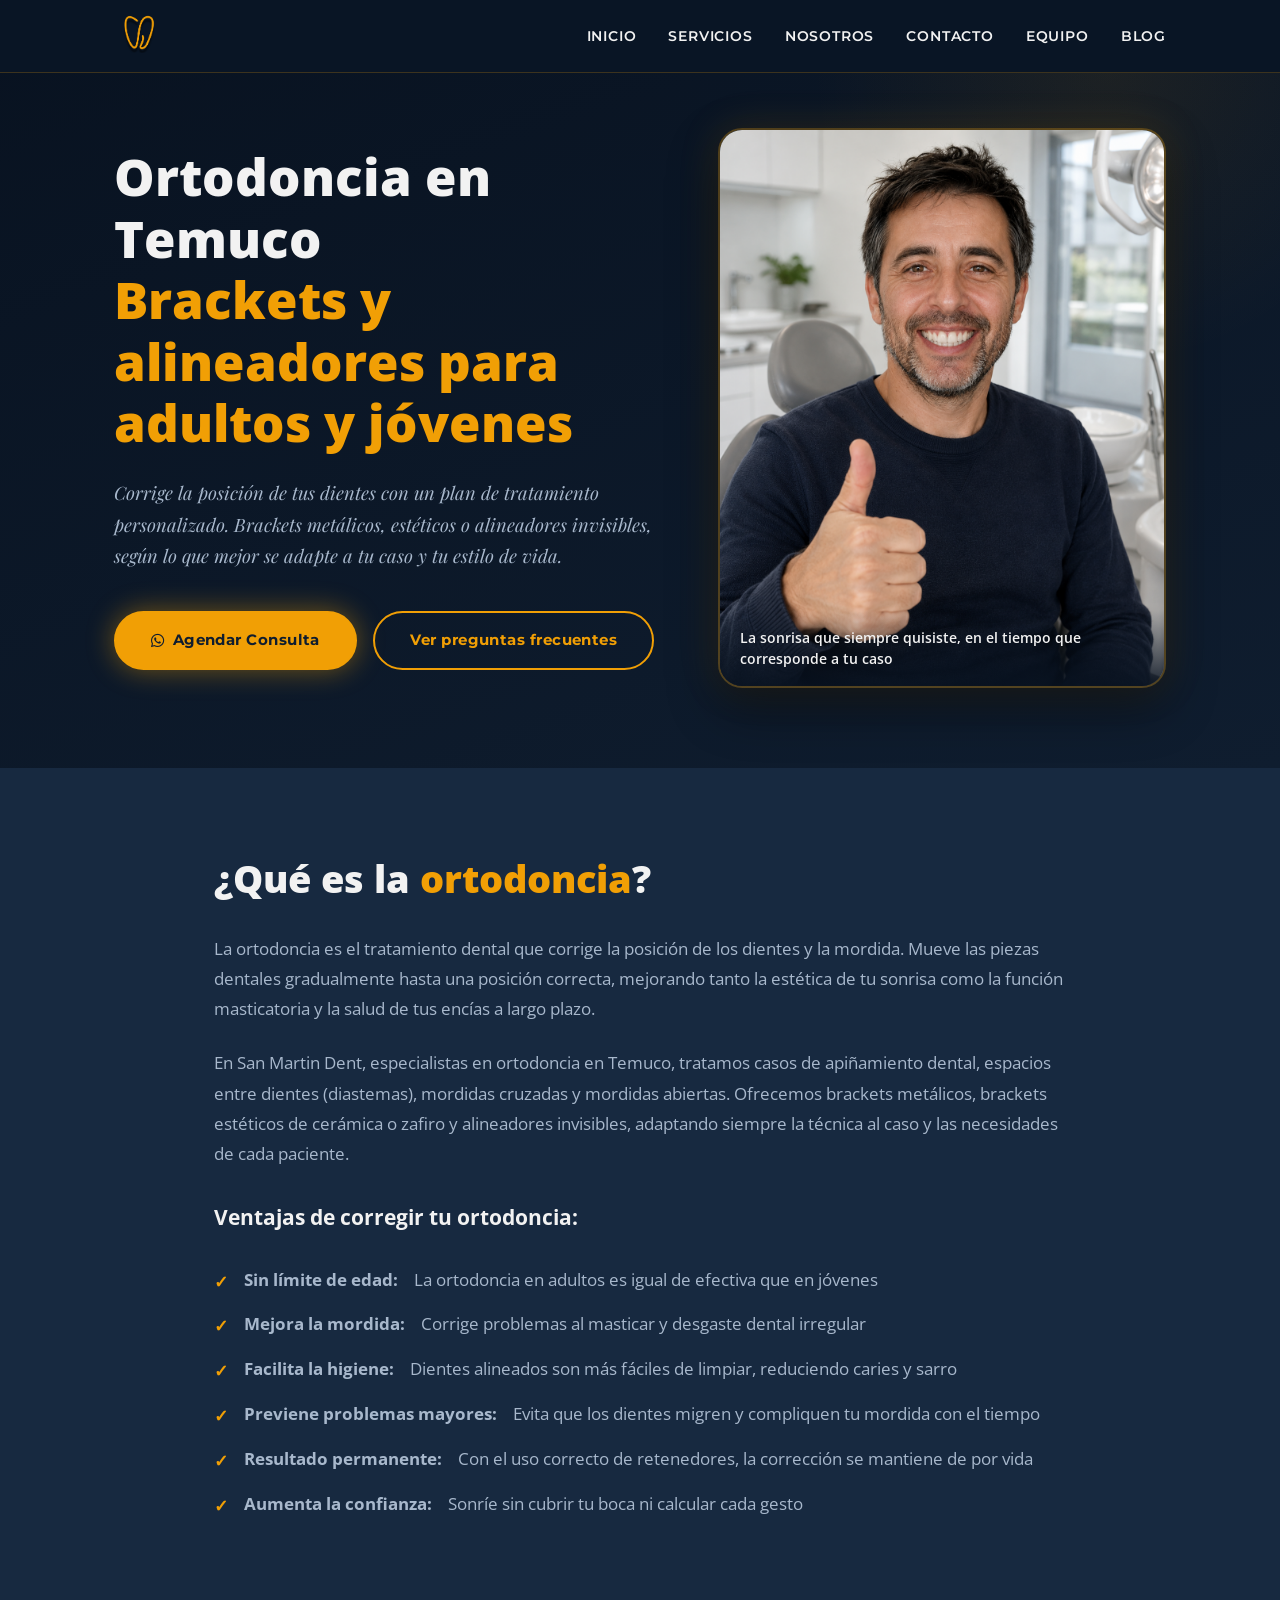
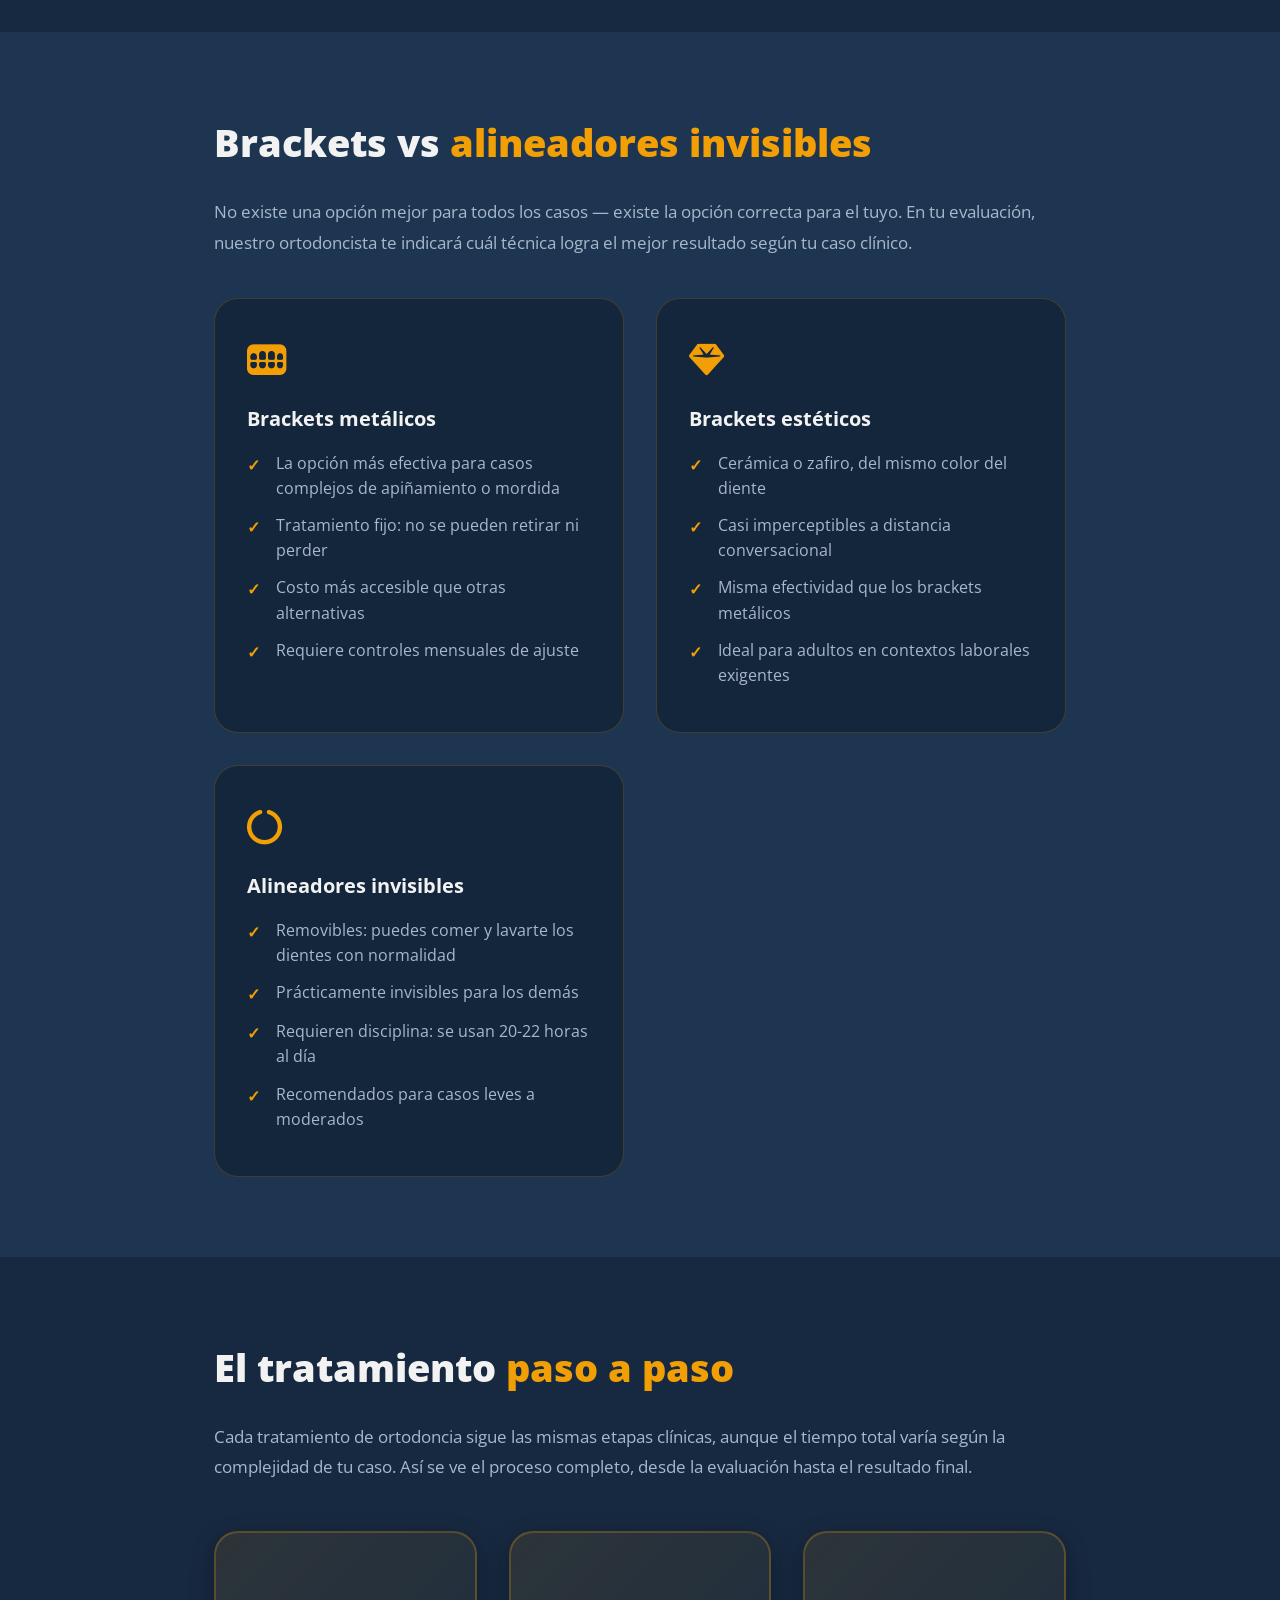
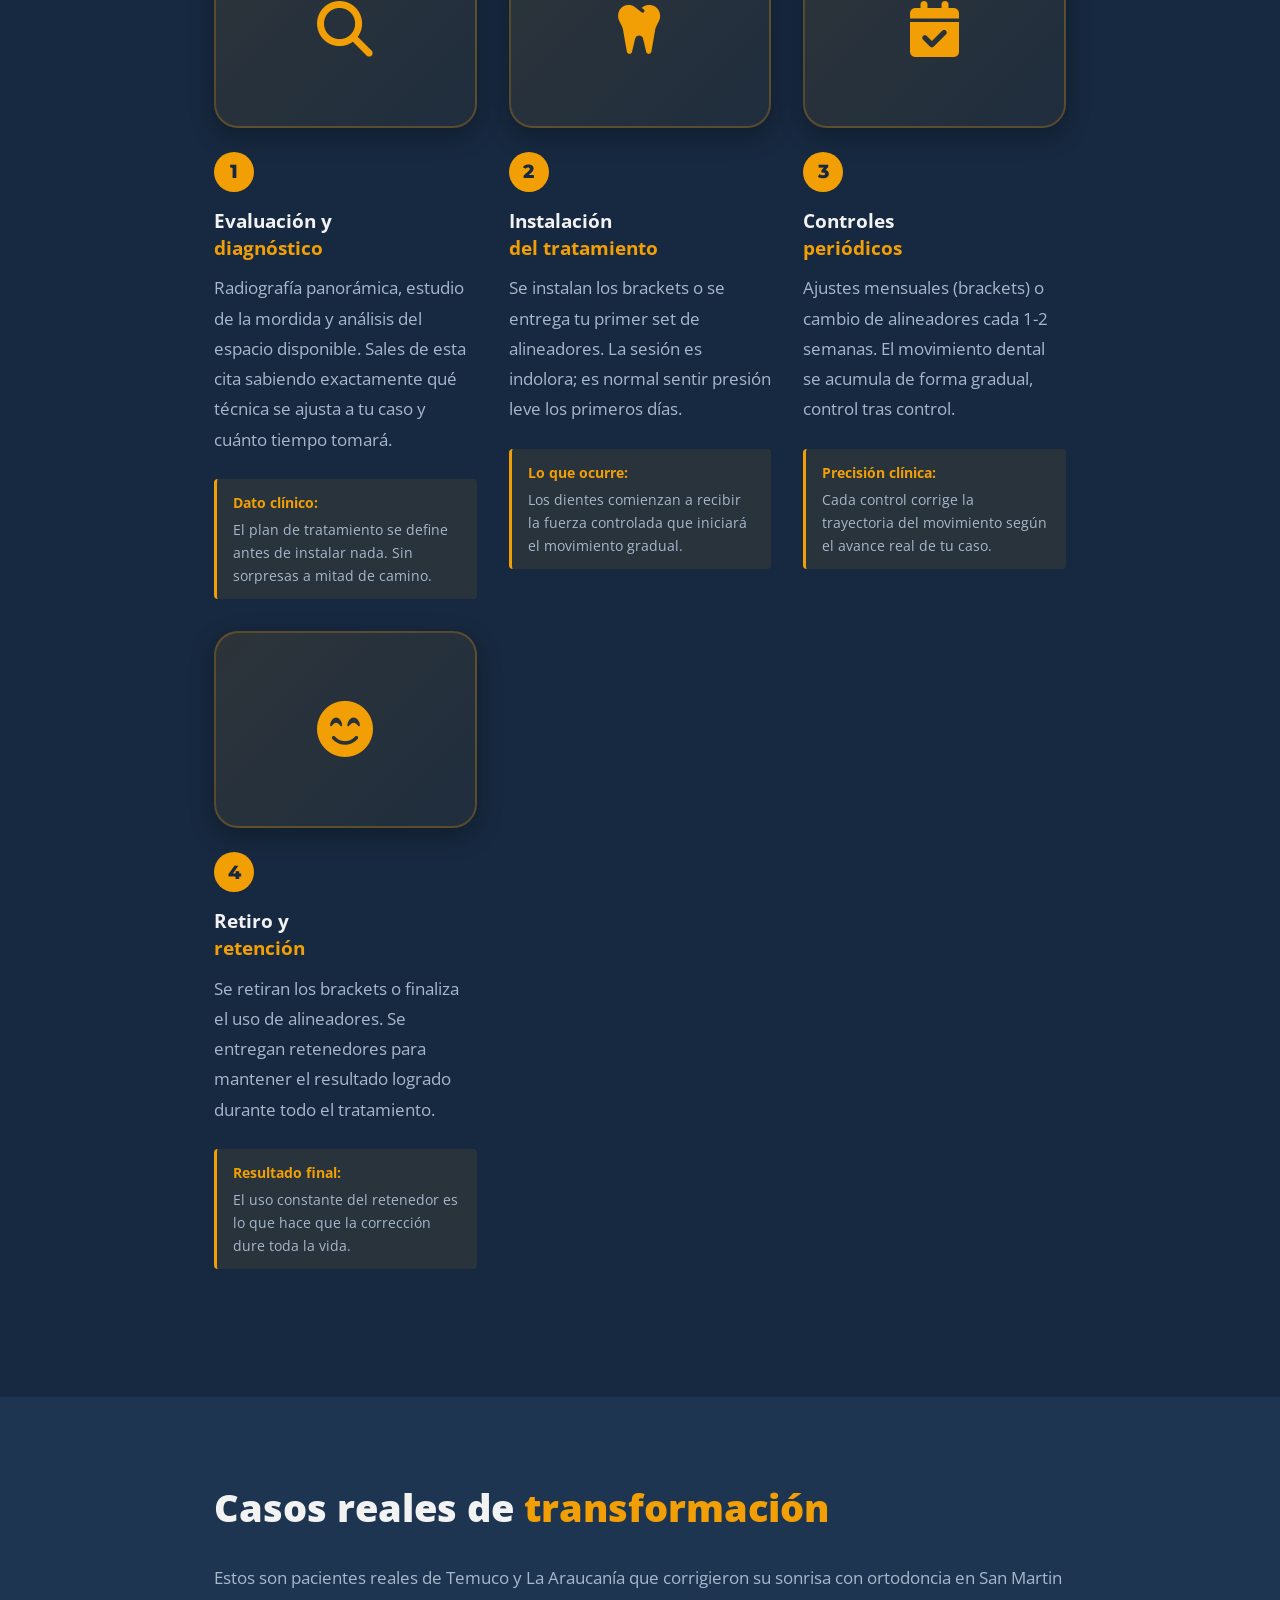
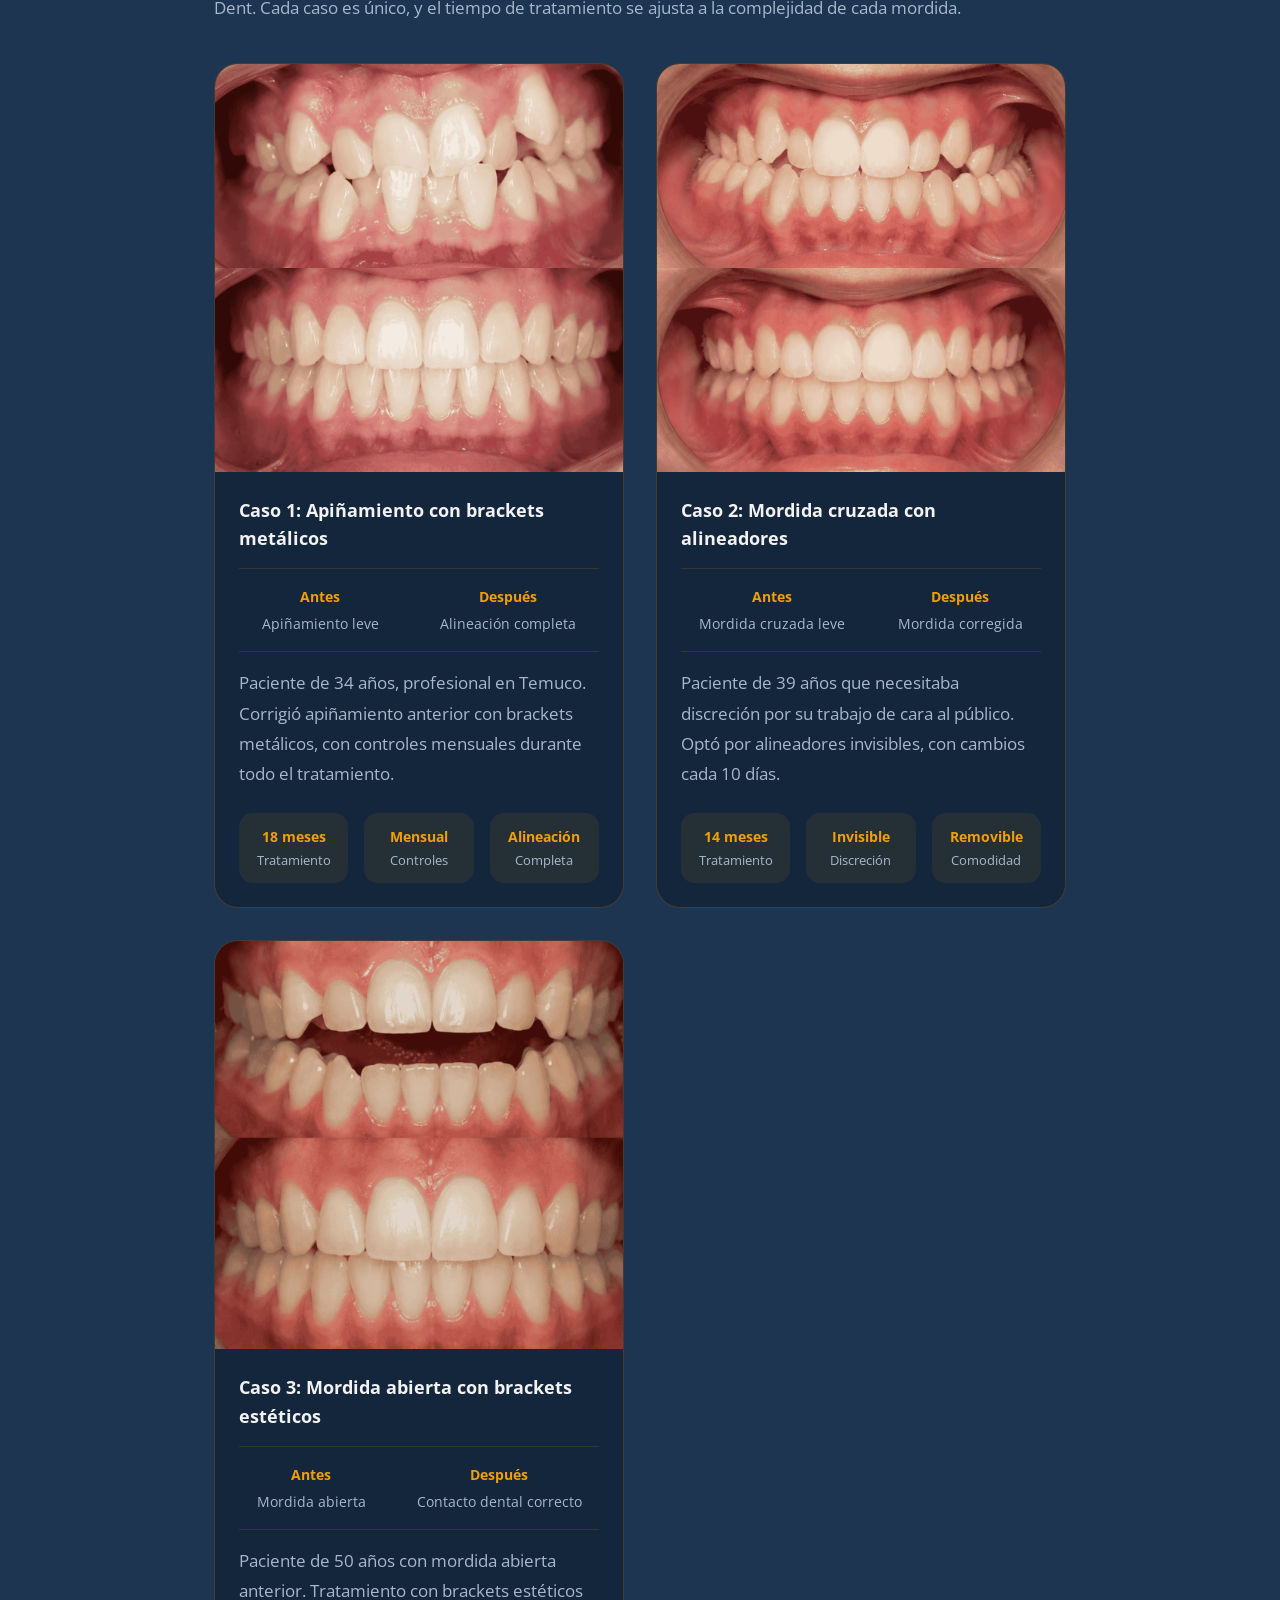
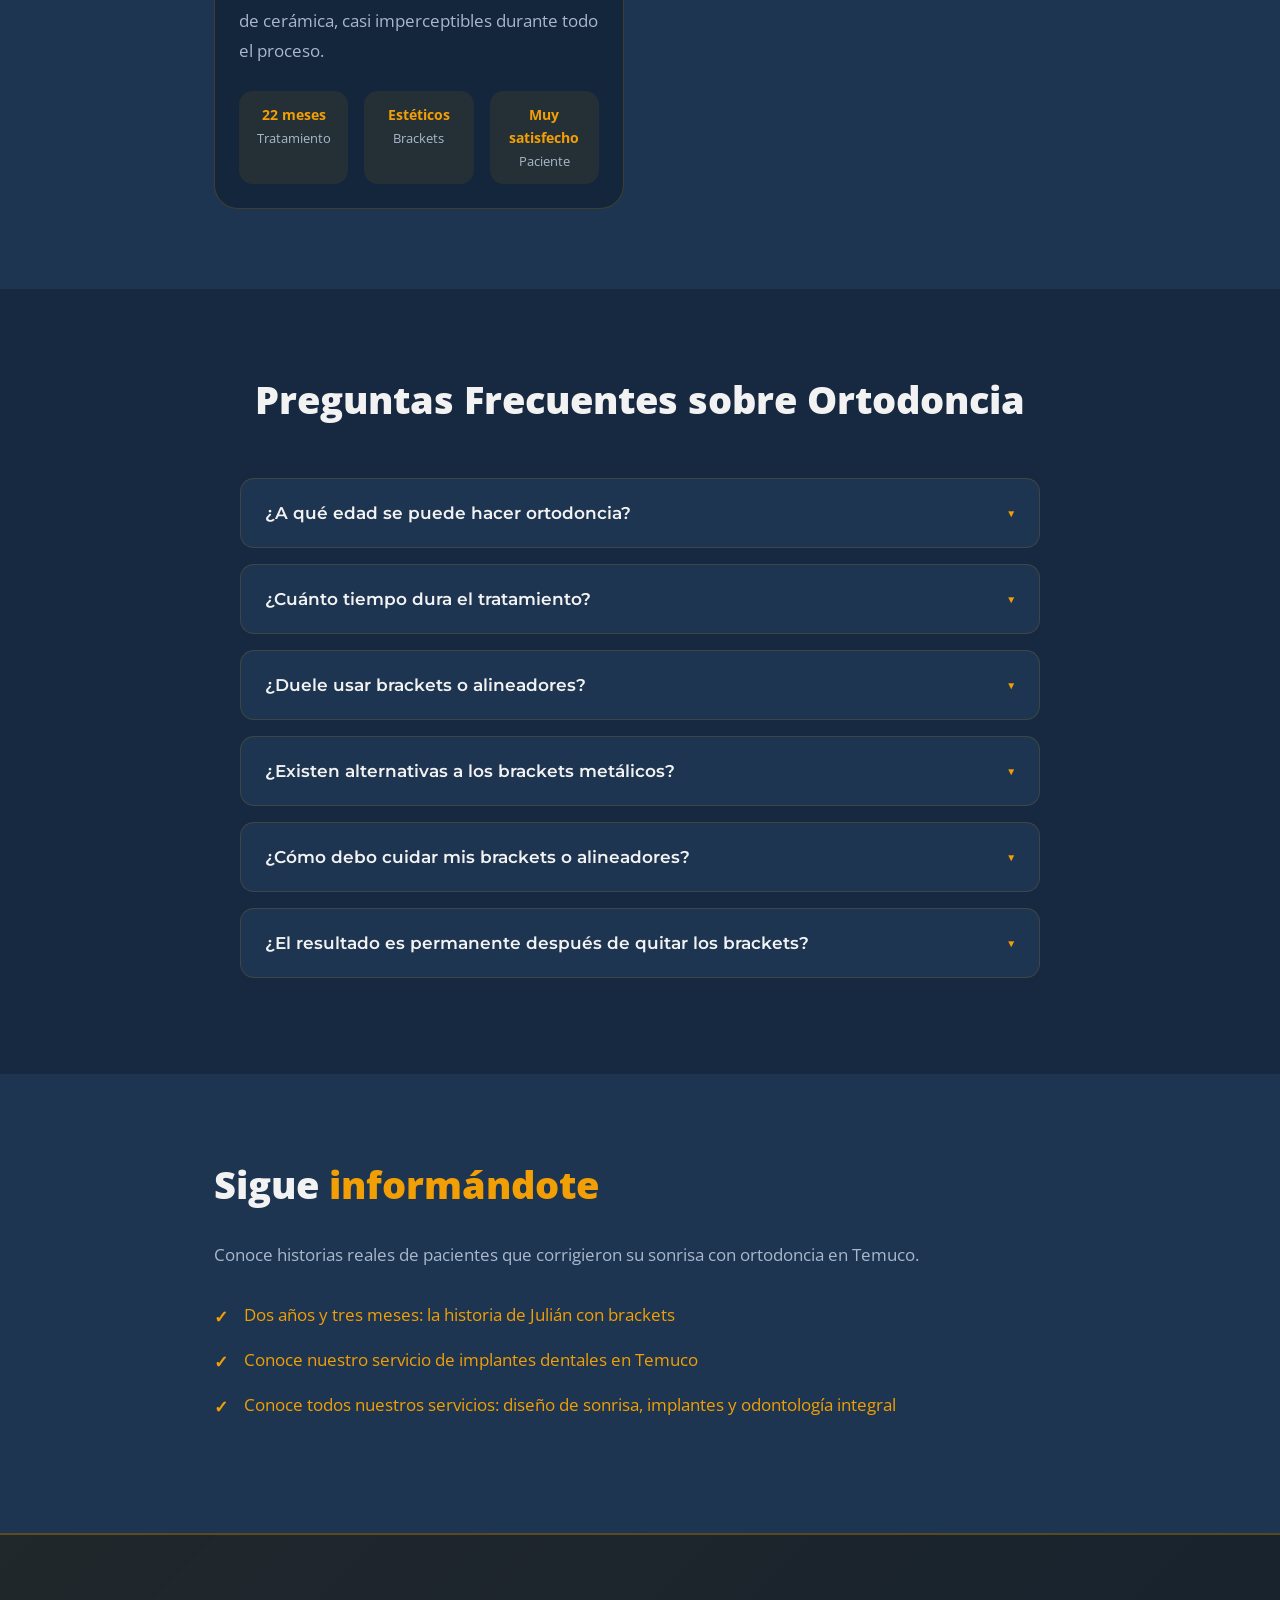
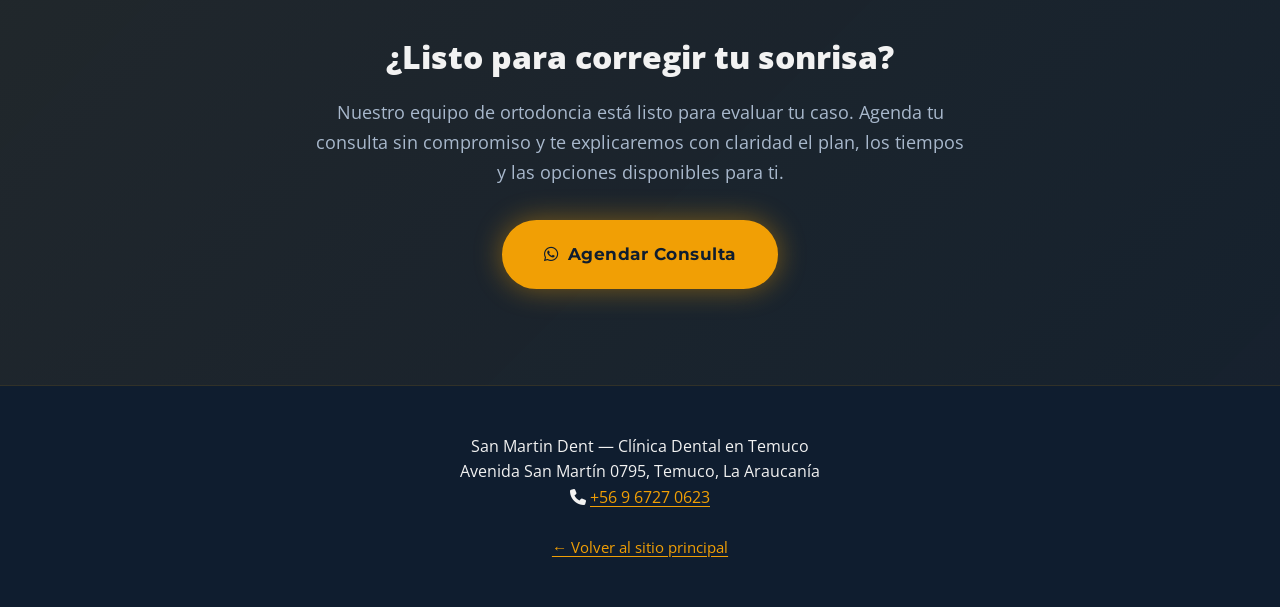
<file: servicios/ortodoncia-temuco.html>
<!DOCTYPE html>
<html lang="es">
<head>
    <meta charset="UTF-8">
    <meta name="viewport" content="width=device-width, initial-scale=1.0">
    <title>Ortodoncia en Temuco | San Martin Dent — Brackets y Alineadores</title>
    <meta name="description" content="Ortodoncia moderna en Temuco: brackets, alineadores invisibles y tratamientos para todas las edades. Plan personalizado. Agenda ya.">
    <meta name="keywords" content="ortodoncia Temuco, brackets Temuco, alineadores invisibles, corrección dental Temuco, ortodoncia adultos">
    <meta name="robots" content="index, follow">
    <link rel="canonical" href="https://sanmartindent.cl/servicios/ortodoncia-temuco.html">

    <!-- Open Graph -->
    <meta property="og:type" content="website">
    <meta property="og:url" content="https://sanmartindent.cl/servicios/ortodoncia-temuco.html">
    <meta property="og:title" content="Ortodoncia en Temuco | San Martin Dent">
    <meta property="og:description" content="Ortodoncia moderna en Temuco: brackets, alineadores invisibles y tratamientos para todas las edades. Plan personalizado.">
    <meta property="og:image" content="https://sanmartindent.cl/blog/ortodoncia/3.png">
    <meta property="og:image:width" content="800">
    <meta property="og:image:height" content="1000">
    <meta property="og:locale" content="es_CL">
    <meta property="og:site_name" content="San Martin Dent">

    <!-- Twitter Card -->
    <meta name="twitter:card" content="summary_large_image">
    <meta name="twitter:title" content="Ortodoncia en Temuco | San Martin Dent">
    <meta name="twitter:description" content="Ortodoncia moderna en Temuco: brackets, alineadores invisibles y tratamientos para todas las edades.">
    <meta name="twitter:image" content="https://sanmartindent.cl/blog/ortodoncia/3.png">

    <link rel="preconnect" href="https://fonts.googleapis.com">
    <link rel="preconnect" href="https://fonts.gstatic.com" crossorigin>
    <link href="https://fonts.googleapis.com/css2?family=Montserrat:wght@400;600;700;800&family=Open+Sans:wght@400;500;600&family=Playfair+Display:ital,wght@0,400;0,600;1,400;1,600&display=swap" rel="stylesheet">
    <link rel="stylesheet" href="https://cdnjs.cloudflare.com/ajax/libs/font-awesome/6.5.0/css/all.min.css">
    <link rel="stylesheet" href="../styles.css">
    <link rel="icon" href="../assets/logos-icono.png">

    <!-- Schema.org JSON-LD para MedicalService -->
    <script type="application/ld+json">
    {
      "@context": "https://schema.org",
      "@type": "MedicalService",
      "name": "Ortodoncia",
      "provider": {
        "@type": "MedicalBusiness",
        "name": "San Martin Dent",
        "url": "https://sanmartindent.cl",
        "logo": "https://sanmartindent.cl/assets/logo.png",
        "telephone": "+56967270623",
        "address": {
          "@type": "PostalAddress",
          "streetAddress": "Avenida San Martín 0795",
          "addressLocality": "Temuco",
          "addressRegion": "La Araucanía",
          "addressCountry": "CL"
        }
      },
      "description": "Tratamientos de ortodoncia con brackets metálicos, brackets estéticos y alineadores invisibles para adultos y jóvenes.",
      "medicalSpecialty": "Ortodoncia",
      "areaServed": {
        "@type": "City",
        "name": "Temuco"
      },
      "specialty": "Ortodoncia",
      "hasOfferCatalog": {
        "@type": "OfferCatalog",
        "name": "Ortodoncia Temuco",
        "itemListElement": [
          {
            "@type": "Offer",
            "itemOffered": {
              "@type": "MedicalProcedure",
              "name": "Brackets metálicos"
            }
          },
          {
            "@type": "Offer",
            "itemOffered": {
              "@type": "MedicalProcedure",
              "name": "Brackets estéticos"
            }
          },
          {
            "@type": "Offer",
            "itemOffered": {
              "@type": "MedicalProcedure",
              "name": "Alineadores invisibles"
            }
          }
        ]
      }
    }
    </script>

    <!-- Meta Pixel Code -->
    <script>
    !function(f,b,e,v,n,t,s)
    {if(f.fbq)return;n=f.fbq=function(){n.callMethod?
    n.callMethod.apply(n,arguments):n.queue.push(arguments)};
    if(!f._fbq)f._fbq=n;n.push=n;n.loaded=!0;n.version='2.0';
    n.queue=[];t=b.createElement(e);t.async=!0;
    t.src=v;s=b.getElementsByTagName(e)[0];
    s.parentNode.insertBefore(t,s)}(window, document,'script',
    'https://connect.facebook.net/en_US/fbevents.js');
    fbq('init', '1521014895368723');
    fbq('track', 'PageView');
    </script>
    <noscript><img height="1" width="1" style="display:none"
    src="https://www.facebook.com/tr?id=1521014895368723&ev=PageView&noscript=1"
    /></noscript>
    <!-- End Meta Pixel Code -->

    <style>
        /* ===== SERVICIO PAGE ESPECÍFICO ===== */
        .service-hero {
            min-height: 85vh;
            display: flex;
            align-items: center;
            justify-content: center;
            padding: 8rem 1.5rem 5rem;
            background: linear-gradient(160deg, #081220 0%, #0f1d2f 100%);
            position: relative;
            overflow: hidden;
        }
        .service-hero::before {
            content: '';
            position: absolute;
            top: -30%;
            right: -10%;
            width: 600px;
            height: 600px;
            background: radial-gradient(circle, rgba(241,159,5,0.08) 0%, transparent 70%);
            pointer-events: none;
        }
        .service-hero .container {
            position: relative;
            z-index: 1;
            max-width: 1100px;
            display: grid;
            grid-template-columns: 1.1fr 0.9fr;
            gap: 3.5rem;
            align-items: center;
            text-align: left;
        }
        .service-hero h1 {
            font-size: clamp(2.2rem, 5vw, 3.2rem);
            font-weight: 800;
            margin-bottom: 1.5rem;
            line-height: 1.2;
        }
        .service-hero__subtitle {
            color: var(--text-muted);
            font-size: 1.15rem;
            margin-bottom: 2.5rem;
            font-family: var(--font-elegant);
            font-style: italic;
            line-height: 1.7;
        }
        .service-hero__cta {
            display: flex;
            gap: 1rem;
            flex-wrap: wrap;
            justify-content: flex-start;
        }
        .service-hero__image {
            position: relative;
            border-radius: var(--radius);
            overflow: hidden;
            border: 2px solid rgba(241,159,5,0.3);
            box-shadow: 0 20px 50px rgba(0,0,0,0.45), 0 0 40px rgba(241,159,5,0.15);
            aspect-ratio: 4 / 5;
        }
        .service-hero__image img {
            width: 100%;
            height: 100%;
            object-fit: cover;
            display: block;
        }
        .service-hero__image-caption {
            position: absolute;
            bottom: 0;
            left: 0;
            right: 0;
            padding: 1rem 1.25rem;
            background: linear-gradient(0deg, rgba(8,18,32,0.9), transparent);
            color: var(--text);
            font-size: 0.85rem;
            font-weight: 600;
        }
        @media (max-width: 900px) {
            .service-hero .container {
                grid-template-columns: 1fr;
                text-align: center;
            }
            .service-hero__cta {
                justify-content: center;
            }
            .service-hero__image {
                max-width: 420px;
                margin: 0 auto;
                order: -1;
            }
        }

        /* Secciones de contenido */
        .content-section {
            padding: 5rem 1.5rem;
            background: var(--bg);
        }
        .content-section:nth-child(even) {
            background: var(--bg-light);
        }
        .content-section .container {
            max-width: 900px;
        }
        .content-section h2 {
            font-size: clamp(1.8rem, 4vw, 2.4rem);
            font-weight: 800;
            margin-bottom: 1.5rem;
            color: var(--text);
        }
        .content-section h2 span {
            color: var(--accent);
        }
        .content-section p {
            font-size: 1.05rem;
            color: var(--text-muted);
            line-height: 1.8;
            margin-bottom: 1.5rem;
        }
        .content-section ul {
            list-style: none;
            margin: 2rem 0;
        }
        .content-section ul li {
            display: flex;
            gap: 1rem;
            margin-bottom: 1rem;
            font-size: 1.05rem;
            color: var(--text-muted);
            line-height: 1.6;
        }
        .content-section ul li::before {
            content: '✓';
            color: var(--accent);
            font-weight: 800;
            flex-shrink: 0;
            margin-top: 2px;
        }

        /* Comparativa Brackets vs Alineadores */
        .compare-grid {
            display: grid;
            grid-template-columns: repeat(auto-fit, minmax(280px, 1fr));
            gap: 2rem;
            margin-top: 2.5rem;
        }
        .compare-card {
            background: var(--bg-card);
            border-radius: var(--radius);
            padding: 2rem;
            border: 1px solid rgba(241,159,5,0.2);
            transition: all var(--transition);
        }
        .compare-card:hover {
            border-color: var(--accent);
            box-shadow: 0 0 24px rgba(241,159,5,0.2);
        }
        .compare-card__icon {
            font-size: 2.2rem;
            color: var(--accent);
            margin-bottom: 1rem;
        }
        .compare-card__title {
            font-size: 1.25rem;
            font-weight: 700;
            color: var(--text);
            margin-bottom: 1rem;
        }
        .compare-card ul {
            margin: 0;
        }
        .compare-card ul li {
            margin-bottom: 0.75rem;
            font-size: 0.98rem;
        }

        /* Timeline del tratamiento */
        .process-gallery {
            display: grid;
            grid-template-columns: repeat(auto-fit, minmax(250px, 1fr));
            gap: 2rem;
            margin-top: 3rem;
            margin-bottom: 3rem;
        }
        .process-step {
            display: flex;
            flex-direction: column;
            gap: 1.5rem;
        }
        .process-step__icon {
            width: 100%;
            aspect-ratio: 4 / 3;
            border-radius: var(--radius);
            border: 2px solid rgba(241,159,5,0.25);
            box-shadow: 0 8px 24px rgba(0,0,0,0.3);
            background: linear-gradient(135deg, rgba(241,159,5,0.1), rgba(241,159,5,0.04));
            display: flex;
            align-items: center;
            justify-content: center;
            font-size: 3.5rem;
            color: var(--accent);
            transition: all var(--transition);
        }
        .process-step__icon:hover {
            border-color: var(--accent);
            box-shadow: 0 12px 32px rgba(241,159,5,0.3);
            transform: translateY(-4px);
        }
        .process-step__content {
            padding: 0;
        }
        .process-step__counter {
            display: inline-flex;
            width: 40px;
            height: 40px;
            background: var(--accent);
            color: var(--bg);
            border-radius: 50%;
            align-items: center;
            justify-content: center;
            font-weight: 800;
            font-size: 1.2rem;
            margin-bottom: 1rem;
            font-family: var(--font-title);
        }
        .process-step__title {
            font-size: 1.2rem;
            font-weight: 700;
            color: var(--text);
            margin-bottom: 0.75rem;
            line-height: 1.4;
        }
        .process-step__title span {
            color: var(--accent);
        }
        .process-step__description {
            font-size: 0.95rem;
            color: var(--text-muted);
            line-height: 1.7;
            margin-bottom: 1rem;
        }
        .process-step__highlight {
            background: rgba(241,159,5,0.08);
            border-left: 3px solid var(--accent);
            padding: 0.75rem 1rem;
            border-radius: 4px;
            font-size: 0.9rem;
            color: var(--text-muted);
            line-height: 1.6;
        }
        .process-step__highlight strong {
            color: var(--accent);
            display: block;
            margin-bottom: 0.25rem;
            font-weight: 700;
        }

        /* Grid de casos reales */
        .cases-grid {
            display: grid;
            grid-template-columns: repeat(auto-fit, minmax(280px, 1fr));
            gap: 2rem;
            margin-top: 2.5rem;
        }
        .case-card {
            background: var(--bg-card);
            border-radius: var(--radius);
            overflow: hidden;
            border: 1px solid rgba(241,159,5,0.2);
            transition: all var(--transition);
        }
        .case-card:hover {
            border-color: var(--accent);
            box-shadow: 0 0 24px rgba(241,159,5,0.2);
        }
        .case-card__image {
            width: 100%;
            aspect-ratio: 1 / 1;
            background: linear-gradient(135deg, rgba(241,159,5,0.08), rgba(241,159,5,0.04));
            display: flex;
            align-items: center;
            justify-content: center;
            font-size: 3rem;
            color: var(--accent);
            overflow: hidden;
        }
        .case-card__image img {
            width: 100%;
            height: 100%;
            object-fit: contain;
            display: block;
        }
        .case-card__content {
            padding: 1.5rem;
        }
        .case-card__title {
            font-size: 1.1rem;
            font-weight: 700;
            color: var(--text);
            margin-bottom: 0.5rem;
        }
        .case-card__before-after {
            display: flex;
            justify-content: space-around;
            gap: 1rem;
            margin: 1rem 0;
            padding: 1rem 0;
            border-top: 1px solid rgba(241,159,5,0.15);
            border-bottom: 1px solid rgba(241,159,5,0.15);
        }
        .case-card__stage {
            text-align: center;
            font-size: 0.9rem;
        }
        .case-card__stage strong {
            color: var(--accent);
            display: block;
            margin-bottom: 0.25rem;
        }
        .case-card__stage span {
            color: var(--text-muted);
            font-size: 0.85rem;
        }
        .case-card__description {
            font-size: 0.95rem;
            color: var(--text-muted);
            line-height: 1.6;
            margin-bottom: 1rem;
        }
        .case-card__stats {
            display: flex;
            justify-content: space-between;
            gap: 1rem;
            font-size: 0.9rem;
        }
        .case-card__stat {
            flex: 1;
            text-align: center;
            padding: 0.75rem;
            background: rgba(241,159,5,0.08);
            border-radius: var(--radius-small);
        }
        .case-card__stat strong {
            color: var(--accent);
            display: block;
        }
        .case-card__stat span {
            color: var(--text-muted);
            font-size: 0.8rem;
        }

        /* FAQ */
        .faq-section {
            padding: 5rem 1.5rem;
            background: var(--bg);
        }
        .faq-section h2 {
            font-size: clamp(1.8rem, 4vw, 2.4rem);
            font-weight: 800;
            margin-bottom: 3rem;
            text-align: center;
            color: var(--text);
        }
        .faq-list {
            max-width: 800px;
            margin: 0 auto;
        }
        .faq-item {
            background: var(--bg-light);
            border: 1px solid rgba(241,159,5,0.15);
            border-radius: var(--radius-small);
            margin-bottom: 1rem;
            overflow: hidden;
            transition: all var(--transition);
        }
        .faq-item:hover {
            border-color: var(--accent);
            box-shadow: 0 0 16px rgba(241,159,5,0.12);
        }
        .faq-toggle {
            width: 100%;
            padding: 1.5rem;
            background: none;
            border: none;
            color: var(--text);
            font-size: 1.05rem;
            font-weight: 600;
            text-align: left;
            cursor: pointer;
            display: flex;
            justify-content: space-between;
            align-items: center;
            transition: color var(--transition);
            font-family: var(--font-title);
        }
        .faq-toggle:hover {
            color: var(--accent);
        }
        .faq-toggle::after {
            content: '▼';
            color: var(--accent);
            font-size: 0.85rem;
            transition: transform var(--transition);
            margin-left: 1rem;
            flex-shrink: 0;
        }
        .faq-item.active .faq-toggle::after {
            transform: rotate(-180deg);
        }
        .faq-answer {
            max-height: 0;
            overflow: hidden;
            transition: max-height var(--transition);
        }
        .faq-item.active .faq-answer {
            max-height: 600px;
        }
        .faq-answer p {
            padding: 0 1.5rem 1.5rem;
            color: var(--text-muted);
            line-height: 1.7;
            font-size: 1rem;
        }

        /* CTA Section Final */
        .cta-final {
            padding: 6rem 1.5rem;
            background: linear-gradient(135deg, rgba(241,159,5,0.08), rgba(241,159,5,0.03));
            border-top: 2px solid rgba(241,159,5,0.3);
            text-align: center;
        }
        .cta-final .container {
            max-width: 700px;
        }
        .cta-final h2 {
            font-size: 2rem;
            font-weight: 800;
            margin-bottom: 1rem;
            color: var(--text);
        }
        .cta-final p {
            font-size: 1.1rem;
            color: var(--text-muted);
            margin-bottom: 2rem;
            line-height: 1.7;
        }
        .cta-final .btn {
            padding: 1.2rem 2.5rem;
            font-size: 1.05rem;
        }

        /* Footer mínimo */
        .service-footer {
            padding: 3rem 1.5rem;
            background: var(--bg-deep);
            text-align: center;
            border-top: 1px solid rgba(241,159,5,0.15);
        }
        .service-footer a {
            color: var(--accent);
            text-decoration: underline;
            text-underline-offset: 3px;
            transition: color var(--transition);
        }
        .service-footer a:hover {
            color: var(--accent-soft);
        }

        /* Responsivo */
        @media (max-width: 768px) {
            .service-hero {
                min-height: 60vh;
                padding: 6rem 1.5rem 3rem;
            }
            .service-hero h1 {
                margin-bottom: 1rem;
            }
            .service-hero__cta {
                flex-direction: column;
                gap: 0.75rem;
            }
            .service-hero__cta .btn {
                width: 100%;
                justify-content: center;
            }
            .content-section {
                padding: 3.5rem 1.5rem;
            }
            .compare-grid {
                grid-template-columns: 1fr;
            }
            .cases-grid {
                grid-template-columns: 1fr;
            }
            .faq-toggle {
                padding: 1.25rem;
                font-size: 0.95rem;
            }
            .faq-answer p {
                padding: 0 1.25rem 1.25rem;
            }
            .process-gallery {
                grid-template-columns: 1fr;
                gap: 1.5rem;
            }
            .process-step__title {
                font-size: 1.1rem;
            }
        }
    </style>
</head>
<body>

    <!-- HEADER -->
    <header class="header" id="header">
        <nav class="nav container">
            <a href="../index.html" class="nav__logo">
                <img src="../assets/logos-icono.png" alt="San Martin Dent" class="nav__logo-img">
            </a>
            <ul class="nav__menu" id="navMenu">
                <li><a href="../index.html#inicio" class="nav__link">Inicio</a></li>
                <li><a href="../index.html#servicios" class="nav__link">Servicios</a></li>
                <li><a href="../index.html#nosotros" class="nav__link">Nosotros</a></li>
                <li><a href="../index.html#contacto" class="nav__link">Contacto</a></li>
                <li><a href="../equipo.html" class="nav__link">Equipo</a></li>
                <li><a href="../blog/index.html" class="nav__link">Blog</a></li>
            </ul>
            <button class="nav__toggle" id="navToggle" aria-label="Abrir menú">
                <i class="fas fa-bars"></i>
            </button>
        </nav>
    </header>

    <!-- ===== HERO ===== -->
    <section class="service-hero">
        <div class="container">
            <div>
                <h1>Ortodoncia en Temuco<br><span style="color: var(--accent);">Brackets y alineadores para adultos y jóvenes</span></h1>
                <p class="service-hero__subtitle">Corrige la posición de tus dientes con un plan de tratamiento personalizado. Brackets metálicos, estéticos o alineadores invisibles, según lo que mejor se adapte a tu caso y tu estilo de vida.</p>
                <div class="service-hero__cta">
                    <a href="https://wa.me/56967270623?text=Hola%2C%20me%20interesa%20agendar%20una%20consulta%20para%20ortodoncia"
                       class="btn btn--primary" target="_blank" rel="noopener">
                        <i class="fab fa-whatsapp"></i> Agendar Consulta
                    </a>
                    <a href="#preguntas" class="btn btn--outline">Ver preguntas frecuentes</a>
                </div>
            </div>
            <div class="service-hero__image">
                <img src="../blog/ortodoncia/3.png" alt="Paciente adulto sonriendo el día que le retiraron los brackets en San Martin Dent Temuco" loading="eager">
                <div class="service-hero__image-caption">La sonrisa que siempre quisiste, en el tiempo que corresponde a tu caso</div>
            </div>
        </div>
    </section>

    <!-- ===== ¿QUÉ ES LA ORTODONCIA? ===== -->
    <section class="content-section">
        <div class="container">
            <h2>¿Qué es la <span>ortodoncia</span>?</h2>
            <p>
                La ortodoncia es el tratamiento dental que corrige la posición de los dientes y la mordida. Mueve las piezas dentales gradualmente hasta una posición correcta, mejorando tanto la estética de tu sonrisa como la función masticatoria y la salud de tus encías a largo plazo.
            </p>
            <p>
                En San Martin Dent, especialistas en ortodoncia en Temuco, tratamos casos de apiñamiento dental, espacios entre dientes (diastemas), mordidas cruzadas y mordidas abiertas. Ofrecemos brackets metálicos, brackets estéticos de cerámica o zafiro y alineadores invisibles, adaptando siempre la técnica al caso y las necesidades de cada paciente.
            </p>
            <h3 style="color: var(--text); margin-top: 2rem; margin-bottom: 1rem; font-size: 1.3rem;">Ventajas de corregir tu ortodoncia:</h3>
            <ul>
                <li><strong>Sin límite de edad:</strong> La ortodoncia en adultos es igual de efectiva que en jóvenes</li>
                <li><strong>Mejora la mordida:</strong> Corrige problemas al masticar y desgaste dental irregular</li>
                <li><strong>Facilita la higiene:</strong> Dientes alineados son más fáciles de limpiar, reduciendo caries y sarro</li>
                <li><strong>Previene problemas mayores:</strong> Evita que los dientes migren y compliquen tu mordida con el tiempo</li>
                <li><strong>Resultado permanente:</strong> Con el uso correcto de retenedores, la corrección se mantiene de por vida</li>
                <li><strong>Aumenta la confianza:</strong> Sonríe sin cubrir tu boca ni calcular cada gesto</li>
            </ul>
        </div>
    </section>

    <!-- ===== BRACKETS VS ALINEADORES ===== -->
    <section class="content-section">
        <div class="container">
            <h2>Brackets vs <span>alineadores invisibles</span></h2>
            <p>
                No existe una opción mejor para todos los casos — existe la opción correcta para el tuyo. En tu evaluación, nuestro ortodoncista te indicará cuál técnica logra el mejor resultado según tu caso clínico.
            </p>

            <div class="compare-grid">
                <div class="compare-card">
                    <div class="compare-card__icon"><i class="fas fa-teeth"></i></div>
                    <h3 class="compare-card__title">Brackets metálicos</h3>
                    <ul>
                        <li>La opción más efectiva para casos complejos de apiñamiento o mordida</li>
                        <li>Tratamiento fijo: no se pueden retirar ni perder</li>
                        <li>Costo más accesible que otras alternativas</li>
                        <li>Requiere controles mensuales de ajuste</li>
                    </ul>
                </div>

                <div class="compare-card">
                    <div class="compare-card__icon"><i class="fas fa-gem"></i></div>
                    <h3 class="compare-card__title">Brackets estéticos</h3>
                    <ul>
                        <li>Cerámica o zafiro, del mismo color del diente</li>
                        <li>Casi imperceptibles a distancia conversacional</li>
                        <li>Misma efectividad que los brackets metálicos</li>
                        <li>Ideal para adultos en contextos laborales exigentes</li>
                    </ul>
                </div>

                <div class="compare-card">
                    <div class="compare-card__icon"><i class="fas fa-circle-notch"></i></div>
                    <h3 class="compare-card__title">Alineadores invisibles</h3>
                    <ul>
                        <li>Removibles: puedes comer y lavarte los dientes con normalidad</li>
                        <li>Prácticamente invisibles para los demás</li>
                        <li>Requieren disciplina: se usan 20-22 horas al día</li>
                        <li>Recomendados para casos leves a moderados</li>
                    </ul>
                </div>
            </div>
        </div>
    </section>

    <!-- ===== LÍNEA DE TIEMPO DEL TRATAMIENTO ===== -->
    <section class="content-section">
        <div class="container">
            <h2>El tratamiento <span>paso a paso</span></h2>
            <p>
                Cada tratamiento de ortodoncia sigue las mismas etapas clínicas, aunque el tiempo total varía según la complejidad de tu caso. Así se ve el proceso completo, desde la evaluación hasta el resultado final.
            </p>

            <div class="process-gallery">
                <!-- Paso 1 -->
                <div class="process-step">
                    <div class="process-step__icon"><i class="fas fa-magnifying-glass"></i></div>
                    <div class="process-step__content">
                        <div class="process-step__counter">1</div>
                        <h3 class="process-step__title">Evaluación y<br><span>diagnóstico</span></h3>
                        <p class="process-step__description">
                            Radiografía panorámica, estudio de la mordida y análisis del espacio disponible. Sales de esta cita sabiendo exactamente qué técnica se ajusta a tu caso y cuánto tiempo tomará.
                        </p>
                        <div class="process-step__highlight">
                            <strong>Dato clínico:</strong> El plan de tratamiento se define antes de instalar nada. Sin sorpresas a mitad de camino.
                        </div>
                    </div>
                </div>

                <!-- Paso 2 -->
                <div class="process-step">
                    <div class="process-step__icon"><i class="fas fa-tooth"></i></div>
                    <div class="process-step__content">
                        <div class="process-step__counter">2</div>
                        <h3 class="process-step__title">Instalación<br><span>del tratamiento</span></h3>
                        <p class="process-step__description">
                            Se instalan los brackets o se entrega tu primer set de alineadores. La sesión es indolora; es normal sentir presión leve los primeros días.
                        </p>
                        <div class="process-step__highlight">
                            <strong>Lo que ocurre:</strong> Los dientes comienzan a recibir la fuerza controlada que iniciará el movimiento gradual.
                        </div>
                    </div>
                </div>

                <!-- Paso 3 -->
                <div class="process-step">
                    <div class="process-step__icon"><i class="fas fa-calendar-check"></i></div>
                    <div class="process-step__content">
                        <div class="process-step__counter">3</div>
                        <h3 class="process-step__title">Controles<br><span>periódicos</span></h3>
                        <p class="process-step__description">
                            Ajustes mensuales (brackets) o cambio de alineadores cada 1-2 semanas. El movimiento dental se acumula de forma gradual, control tras control.
                        </p>
                        <div class="process-step__highlight">
                            <strong>Precisión clínica:</strong> Cada control corrige la trayectoria del movimiento según el avance real de tu caso.
                        </div>
                    </div>
                </div>

                <!-- Paso 4 -->
                <div class="process-step">
                    <div class="process-step__icon"><i class="fas fa-face-smile-beam"></i></div>
                    <div class="process-step__content">
                        <div class="process-step__counter">4</div>
                        <h3 class="process-step__title">Retiro y<br><span>retención</span></h3>
                        <p class="process-step__description">
                            Se retiran los brackets o finaliza el uso de alineadores. Se entregan retenedores para mantener el resultado logrado durante todo el tratamiento.
                        </p>
                        <div class="process-step__highlight">
                            <strong>Resultado final:</strong> El uso constante del retenedor es lo que hace que la corrección dure toda la vida.
                        </div>
                    </div>
                </div>
            </div>
        </div>
    </section>

    <!-- ===== CASOS REALES ===== -->
    <section class="content-section">
        <div class="container">
            <h2>Casos reales de <span>transformación</span></h2>
            <p>
                Estos son pacientes reales de Temuco y La Araucanía que corrigieron su sonrisa con ortodoncia en San Martin Dent. Cada caso es único, y el tiempo de tratamiento se ajusta a la complejidad de cada mordida.
            </p>

            <div class="cases-grid">
                <!-- Caso 1 -->
                <div class="case-card">
                    <div class="case-card__image">
                        <img src="../assets/casos/caso-ortodoncia-01.png" alt="Caso real de apiñamiento con brackets metálicos, antes y después - Temuco" loading="lazy" onerror="this.parentElement.innerHTML='<i class=\'fas fa-teeth\'></i>'">
                    </div>
                    <div class="case-card__content">
                        <h3 class="case-card__title">Caso 1: Apiñamiento con brackets metálicos</h3>
                        <div class="case-card__before-after">
                            <div class="case-card__stage">
                                <strong>Antes</strong>
                                <span>Apiñamiento leve</span>
                            </div>
                            <div class="case-card__stage">
                                <strong>Después</strong>
                                <span>Alineación completa</span>
                            </div>
                        </div>
                        <p class="case-card__description">
                            Paciente de 34 años, profesional en Temuco. Corrigió apiñamiento anterior con brackets metálicos, con controles mensuales durante todo el tratamiento.
                        </p>
                        <div class="case-card__stats">
                            <div class="case-card__stat">
                                <strong>18 meses</strong>
                                <span>Tratamiento</span>
                            </div>
                            <div class="case-card__stat">
                                <strong>Mensual</strong>
                                <span>Controles</span>
                            </div>
                            <div class="case-card__stat">
                                <strong>Alineación</strong>
                                <span>Completa</span>
                            </div>
                        </div>
                    </div>
                </div>

                <!-- Caso 2 -->
                <div class="case-card">
                    <div class="case-card__image">
                        <img src="../assets/casos/caso-ortodoncia-02.png" alt="Caso real de mordida cruzada con alineadores invisibles, antes y después - Temuco" loading="lazy" onerror="this.parentElement.innerHTML='<i class=\'fas fa-circle-notch\'></i>'">
                    </div>
                    <div class="case-card__content">
                        <h3 class="case-card__title">Caso 2: Mordida cruzada con alineadores</h3>
                        <div class="case-card__before-after">
                            <div class="case-card__stage">
                                <strong>Antes</strong>
                                <span>Mordida cruzada leve</span>
                            </div>
                            <div class="case-card__stage">
                                <strong>Después</strong>
                                <span>Mordida corregida</span>
                            </div>
                        </div>
                        <p class="case-card__description">
                            Paciente de 39 años que necesitaba discreción por su trabajo de cara al público. Optó por alineadores invisibles, con cambios cada 10 días.
                        </p>
                        <div class="case-card__stats">
                            <div class="case-card__stat">
                                <strong>14 meses</strong>
                                <span>Tratamiento</span>
                            </div>
                            <div class="case-card__stat">
                                <strong>Invisible</strong>
                                <span>Discreción</span>
                            </div>
                            <div class="case-card__stat">
                                <strong>Removible</strong>
                                <span>Comodidad</span>
                            </div>
                        </div>
                    </div>
                </div>

                <!-- Caso 3 -->
                <div class="case-card">
                    <div class="case-card__image">
                        <img src="../assets/casos/caso-ortodoncia-03.png" alt="Caso real de mordida abierta con brackets estéticos, antes y después - Temuco" loading="lazy" onerror="this.parentElement.innerHTML='<i class=\'fas fa-gem\'></i>'">
                    </div>
                    <div class="case-card__content">
                        <h3 class="case-card__title">Caso 3: Mordida abierta con brackets estéticos</h3>
                        <div class="case-card__before-after">
                            <div class="case-card__stage">
                                <strong>Antes</strong>
                                <span>Mordida abierta</span>
                            </div>
                            <div class="case-card__stage">
                                <strong>Después</strong>
                                <span>Contacto dental correcto</span>
                            </div>
                        </div>
                        <p class="case-card__description">
                            Paciente de 50 años con mordida abierta anterior. Tratamiento con brackets estéticos de cerámica, casi imperceptibles durante todo el proceso.
                        </p>
                        <div class="case-card__stats">
                            <div class="case-card__stat">
                                <strong>22 meses</strong>
                                <span>Tratamiento</span>
                            </div>
                            <div class="case-card__stat">
                                <strong>Estéticos</strong>
                                <span>Brackets</span>
                            </div>
                            <div class="case-card__stat">
                                <strong>Muy satisfecho</strong>
                                <span>Paciente</span>
                            </div>
                        </div>
                    </div>
                </div>
            </div>
        </div>
    </section>

    <!-- ===== FAQ ===== -->
    <section class="faq-section" id="preguntas">
        <div class="container">
            <h2>Preguntas Frecuentes sobre <span>Ortodoncia</span></h2>

            <div class="faq-list">
                <div class="faq-item">
                    <button class="faq-toggle">¿A qué edad se puede hacer ortodoncia?</button>
                    <div class="faq-answer">
                        <p>
                            La ortodoncia no tiene límite de edad. Es igual de efectiva en adultos que en jóvenes. En San Martin Dent atendemos frecuentemente pacientes adultos con brackets metálicos, estéticos y alineadores — según lo que mejor se adapte a cada caso y estilo de vida.
                        </p>
                    </div>
                </div>

                <div class="faq-item">
                    <button class="faq-toggle">¿Cuánto tiempo dura el tratamiento?</button>
                    <div class="faq-answer">
                        <p>
                            Depende de la complejidad del caso. La mayoría de los tratamientos en adultos toma entre 14 y 24 meses. Nuestro ortodoncista te dará un estimado claro en la primera evaluación, junto con la radiografía de estudio.
                        </p>
                    </div>
                </div>

                <div class="faq-item">
                    <button class="faq-toggle">¿Duele usar brackets o alineadores?</button>
                    <div class="faq-answer">
                        <p>
                            Los primeros días después de cada control o cambio de alineador puede haber una molestia leve mientras los dientes se ajustan a la nueva posición. No es dolor constante — la mayoría de los pacientes lo describe como una presión tolerable que desaparece en 2 o 3 días.
                        </p>
                    </div>
                </div>

                <div class="faq-item">
                    <button class="faq-toggle">¿Existen alternativas a los brackets metálicos?</button>
                    <div class="faq-answer">
                        <p>
                            Sí. En San Martin Dent ofrecemos brackets estéticos de cerámica o zafiro, casi invisibles, y alineadores removibles para casos seleccionados. El ortodoncista evaluará cuál es la opción más efectiva para tu situación específica.
                        </p>
                    </div>
                </div>

                <div class="faq-item">
                    <button class="faq-toggle">¿Cómo debo cuidar mis brackets o alineadores?</button>
                    <div class="faq-answer">
                        <p>
                            Con brackets: cepillado después de cada comida, uso de cepillo interproximal e hilo dental con pasador. Evita alimentos muy duros o pegajosos. Con alineadores: retíralos para comer, límpialos con su cepillo específico y úsalos entre 20 y 22 horas al día para no atrasar el tratamiento.
                        </p>
                    </div>
                </div>

                <div class="faq-item">
                    <button class="faq-toggle">¿El resultado es permanente después de quitar los brackets?</button>
                    <div class="faq-answer">
                        <p>
                            El resultado se mantiene siempre que uses el retenedor según las indicaciones — generalmente de noche por tiempo indefinido. Los dientes tienen memoria y tienden a volver a su posición original si se abandona el retenedor. Con uso correcto, la corrección dura toda la vida.
                        </p>
                    </div>
                </div>
            </div>
        </div>
    </section>

    <!-- ===== ENLACES RELACIONADOS ===== -->
    <section class="content-section">
        <div class="container">
            <h2>Sigue <span>informándote</span></h2>
            <p>
                Conoce historias reales de pacientes que corrigieron su sonrisa con ortodoncia en Temuco.
            </p>
            <ul>
                <li><a href="../blog/ortodoncia-brackets-temuco.html" style="color: var(--accent);">Dos años y tres meses: la historia de Julián con brackets</a></li>
                <li><a href="../servicios/implantes-dentales-temuco.html" style="color: var(--accent);">Conoce nuestro servicio de implantes dentales en Temuco</a></li>
                <li><a href="../index.html#servicios" style="color: var(--accent);">Conoce todos nuestros servicios: diseño de sonrisa, implantes y odontología integral</a></li>
            </ul>
        </div>
    </section>

    <!-- ===== CTA FINAL ===== -->
    <section class="cta-final">
        <div class="container">
            <h2>¿Listo para corregir tu sonrisa?</h2>
            <p>
                Nuestro equipo de ortodoncia está listo para evaluar tu caso. Agenda tu consulta sin compromiso y te explicaremos con claridad el plan, los tiempos y las opciones disponibles para ti.
            </p>
            <a href="https://wa.me/56967270623?text=Hola%2C%20me%20gustar%C3%ADa%20agendar%20una%20consulta%20para%20ortodoncia"
               class="btn btn--primary" target="_blank" rel="noopener">
                <i class="fab fa-whatsapp"></i> Agendar Consulta
            </a>
        </div>
    </section>

    <!-- ===== FOOTER ===== -->
    <footer class="service-footer">
        <div class="container">
            <p style="margin-bottom: 1.5rem;">
                San Martin Dent — Clínica Dental en Temuco<br>
                Avenida San Martín 0795, Temuco, La Araucanía<br>
                <i class="fas fa-phone"></i> <a href="tel:+56967270623">+56 9 6727 0623</a>
            </p>
            <p style="color: var(--text-muted); font-size: 0.95rem;">
                <a href="../index.html">← Volver al sitio principal</a>
            </p>
        </div>
    </footer>

    <!-- ===== SCRIPT ===== -->
    <script>
        // Mobile menu toggle
        const navToggle = document.getElementById('navToggle');
        const navMenu = document.getElementById('navMenu');

        if (navToggle && navMenu) {
            navToggle.addEventListener('click', () => {
                navMenu.style.display = navMenu.style.display === 'flex' ? 'none' : 'flex';
                navMenu.style.position = 'absolute';
                navMenu.style.top = '72px';
                navMenu.style.left = '0';
                navMenu.style.right = '0';
                navMenu.style.width = '100%';
                navMenu.style.flexDirection = 'column';
                navMenu.style.background = 'rgba(10, 22, 38, 0.98)';
                navMenu.style.gap = '0';
                navMenu.style.zIndex = '999';
                navMenu.style.backdropFilter = 'blur(16px)';
            });
        }

        // FAQ collapse functionality
        document.querySelectorAll('.faq-toggle').forEach(button => {
            button.addEventListener('click', () => {
                const faqItem = button.parentElement;
                const isActive = faqItem.classList.contains('active');

                // Close all other FAQ items
                document.querySelectorAll('.faq-item').forEach(item => {
                    item.classList.remove('active');
                });

                // Toggle current item
                if (!isActive) {
                    faqItem.classList.add('active');
                }
            });
        });

        // Active nav link on scroll
        const navLinks = document.querySelectorAll('.nav__link');
        const sections = document.querySelectorAll('section');

        window.addEventListener('scroll', () => {
            const scrollPosition = window.scrollY + 100;

            sections.forEach(section => {
                const sectionTop = section.offsetTop;
                const sectionHeight = section.clientHeight;

                if (scrollPosition >= sectionTop && scrollPosition < sectionTop + sectionHeight) {
                    navLinks.forEach(link => {
                        link.classList.remove('active');
                        const href = link.getAttribute('href');
                        if (href === '#' + section.id) {
                            link.classList.add('active');
                        }
                    });
                }
            });
        });

        // Intersection Observer for fade-in animations
        const fadeElements = document.querySelectorAll('.case-card, .compare-card, .content-section, .faq-item, .process-step');
        const observerOptions = {
            threshold: 0.1,
            rootMargin: '0px 0px -100px 0px'
        };

        const observer = new IntersectionObserver((entries) => {
            entries.forEach(entry => {
                if (entry.isIntersecting) {
                    entry.target.style.opacity = '1';
                    entry.target.style.animation = 'fadeInUp 0.6s ease-out';
                }
            });
        }, observerOptions);

        fadeElements.forEach(el => observer.observe(el));

        // Simple fade-in animation
        const style = document.createElement('style');
        style.textContent = `
            @keyframes fadeInUp {
                from {
                    opacity: 0;
                    transform: translateY(20px);
                }
                to {
                    opacity: 1;
                    transform: translateY(0);
                }
            }
        `;
        document.head.appendChild(style);
    </script>

</body>
</html>
</file>
<file: styles.css>
/* ===== VARIABLES ===== */
:root {
    --bg: #172940;
    --bg-light: #1e3551;
    --bg-deep: #0f1d2f;
    --bg-card: #14263b;
    --accent: #f19f05;
    --accent-soft: #f6b33a;
    --text: #f2f2f2;
    --text-muted: #a8b8cc;
    --border-soft: rgba(241,159,5,0.75);
    --glow-gold: rgba(241,159,5,0.32);
    --font-title: 'Montserrat', sans-serif;
    --font-body: 'Open Sans', sans-serif;
    --font-elegant: 'Playfair Display', serif;
    --radius: 24px;
    --radius-small: 14px;
    --radius-pill: 999px;
    --transition: 0.3s ease;
    --shadow: 0 12px 42px rgba(0,0,0,0.38);
    --soft-shadow: 0 8px 28px rgba(0,0,0,0.28);
    --gold-glow: 0 0 22px rgba(241,159,5,0.38);
}

/* ===== RESET ===== */
*, *::before, *::after { box-sizing: border-box; margin: 0; padding: 0; }
html { scroll-behavior: smooth; }
body { background: var(--bg-deep); color: var(--text); font-family: var(--font-body); line-height: 1.6; overflow-x: hidden; }
img { max-width: 100%; display: block; }
a { text-decoration: none; color: inherit; }
ul { list-style: none; }

.container { max-width: 1100px; margin: 0 auto; padding: 0 1.5rem; }

/* ===== BUTTONS ===== */
.btn {
    display: inline-flex; align-items: center; gap: 0.5rem;
    padding: 0.95rem 2.2rem; border-radius: var(--radius-pill);
    font-family: var(--font-title); font-weight: 700; font-size: 0.95rem;
    cursor: pointer; transition: all var(--transition); border: 2px solid transparent;
    letter-spacing: 0.03em;
}
.btn--primary { background: var(--accent); color: var(--bg-deep); border-color: var(--accent); box-shadow: 0 0 28px rgba(241,159,5,0.45); }
.btn--primary:hover { background: transparent; color: var(--accent); box-shadow: 0 0 36px rgba(241,159,5,0.55); }
.btn--outline { background: transparent; color: var(--accent); border-color: var(--accent); }
.btn--outline:hover { background: var(--accent); color: var(--bg-deep); box-shadow: 0 0 22px rgba(241,159,5,0.4); }
.btn--whatsapp { background: #25D366; color: #fff; border-color: #25D366; }
.btn--whatsapp:hover { background: transparent; color: #25D366; }

/* ===== SECTION TITLES ===== */
.section__title {
    font-family: var(--font-title); font-size: clamp(1.6rem, 3vw, 2.2rem);
    font-weight: 800; color: var(--text); margin-bottom: 0.75rem; text-align: center;
}
.section__title span { color: var(--accent); }
.section__title::after {
    content: ''; display: block; width: 52px; height: 3px;
    background: linear-gradient(90deg, var(--accent), var(--accent-soft));
    border-radius: 2px; margin: 0.75rem auto 0;
    box-shadow: 0 0 10px rgba(241,159,5,0.5);
}
.section__subtitle {
    text-align: center; color: var(--text-muted); margin-bottom: 3rem;
    font-size: 1.05rem; font-family: var(--font-elegant); font-style: italic;
}

/* ===== HEADER ===== */
.header {
    position: fixed; top: 0; left: 0; width: 100%; z-index: 1000;
    background: rgba(10, 22, 38, 0.98); backdrop-filter: blur(16px);
    border-bottom: 1px solid rgba(241,159,5,0.22);
}
.nav { display: flex; align-items: center; justify-content: space-between; height: 72px; }
.nav__logo-img { height: 50px; width: auto; }
.nav__menu { display: flex; gap: 2rem; }
.nav__link {
    font-family: var(--font-title); font-weight: 600; font-size: 0.85rem;
    color: var(--text); letter-spacing: 0.06em; text-transform: uppercase;
    position: relative; transition: color var(--transition);
}
.nav__link::after {
    content: ''; position: absolute; bottom: -4px; left: 0;
    width: 0; height: 2px; background: var(--accent); transition: width var(--transition);
    box-shadow: 0 0 6px rgba(241,159,5,0.6);
}
.nav__link:hover, .nav__link.active { color: var(--accent); }
.nav__link:hover::after, .nav__link.active::after { width: 100%; }
.nav__toggle { display: none; background: none; border: none; color: var(--text); font-size: 1.5rem; cursor: pointer; }

/* ===== HERO ===== */
.hero {
    min-height: 100vh; display: flex; flex-direction: column;
    align-items: center; justify-content: center; text-align: center;
    padding: 8rem 1.5rem 5rem;
    background-image: url('assets/clinica-exterior.jpg');
    background-size: cover;
    background-position: center;
    position: relative;
}
.hero::before {
    content: ''; position: absolute; inset: 0;
    background: linear-gradient(160deg, rgba(10,22,38,0.88) 0%, rgba(15,29,47,0.80) 100%);
    z-index: 0;
}
.hero::after {
    content: ''; position: absolute; bottom: 0; left: 0; width: 100%; height: 4px;
    background: linear-gradient(90deg, transparent, var(--accent), transparent);
    opacity: 0.7; z-index: 1;
}
.hero .container { position: relative; z-index: 1; }
.hero__scroll { z-index: 1; }
.hero__logo {
    width: 170px; height: 170px; object-fit: contain; margin: 0 auto 2rem;
    filter: drop-shadow(0 0 40px rgba(241,159,5,0.5));
    border-radius: 50%;
    border: 3px solid var(--accent);
    box-shadow: 0 0 0 8px rgba(241,159,5,0.08), 0 0 40px rgba(241,159,5,0.25);
}
.hero__title {
    font-family: var(--font-title); font-size: clamp(2rem, 5vw, 3.6rem);
    font-weight: 800; line-height: 1.15; margin-bottom: 1.25rem; max-width: 700px;
}
.hero__title span { color: var(--accent); text-shadow: 0 0 24px rgba(241,159,5,0.4); }
.hero__subtitle {
    color: var(--text-muted); font-size: 1.2rem; max-width: 560px;
    margin: 0 auto 2.5rem; font-family: var(--font-elegant); font-style: italic;
    line-height: 1.7;
}
.hero__btns {
    display: flex; gap: 1rem; flex-wrap: wrap; justify-content: center;
}
.hero__scroll {
    position: absolute; bottom: 2rem; left: 50%; transform: translateX(-50%);
    color: var(--accent); font-size: 1.4rem; animation: bounce 2s infinite;
}
@keyframes bounce {
    0%,100% { transform: translateX(-50%) translateY(0); }
    50% { transform: translateX(-50%) translateY(9px); }
}

/* ===== SERVICES ===== */
.services { padding: 6rem 0; background: var(--bg); }
.services__grid {
    display: grid;
    grid-template-columns: repeat(3, minmax(0, 340px));
    gap: 1.5rem;
    justify-content: center;
}
.service__card--highlight {
    border-color: var(--accent);
    border-top: 3px solid var(--accent);
    box-shadow: 0 0 28px rgba(241,159,5,0.22);
    position: relative;
}
.service__badge {
    position: absolute; top: -1px; right: 1.5rem;
    background: var(--accent); color: var(--bg-deep);
    font-family: var(--font-title); font-size: 0.68rem; font-weight: 800;
    letter-spacing: 0.1em; text-transform: uppercase;
    padding: 0.3rem 0.85rem; border-radius: 0 0 var(--radius-small) var(--radius-small);
}
.service__card {
    background: var(--bg-card);
    border: 1px solid rgba(241,159,5,0.18);
    border-top: 3px solid rgba(241,159,5,0.35);
    border-radius: var(--radius); padding: 2.5rem 2rem; text-align: center;
    transition: transform var(--transition), border-color var(--transition), box-shadow var(--transition);
    display: flex; flex-direction: column; align-items: center;
}
.service__card:hover {
    transform: translateY(-10px);
    border-color: var(--accent);
    border-top-color: var(--accent);
    box-shadow: var(--shadow), 0 0 24px rgba(241,159,5,0.18);
}
.service__card--featured {
    border-color: var(--accent);
    border-top: 3px solid var(--accent);
    background: linear-gradient(160deg, var(--bg-card) 50%, rgba(241,159,5,0.07));
    transform: scale(1.04);
    box-shadow: 0 0 32px rgba(241,159,5,0.28);
}
.service__card--featured:hover { transform: scale(1.04) translateY(-10px); box-shadow: var(--shadow), 0 0 36px rgba(241,159,5,0.32); }
.service__icon {
    width: 80px; height: 80px; border-radius: 50%;
    background: rgba(241,159,5,0.12);
    border: 2px solid rgba(241,159,5,0.3);
    display: flex; align-items: center; justify-content: center;
    margin-bottom: 1.5rem; font-size: 2rem; color: var(--accent);
    transition: all var(--transition);
    box-shadow: 0 0 16px rgba(241,159,5,0.15);
}
.service__icon-img {
    width: 5.5rem;
    height: 5.5rem;
    object-fit: contain;
    border-radius: var(--radius);
}
.implant-svg, .bracket-svg {
    width: 2rem;
    height: auto;
    color: var(--accent);
}
.smile-design-svg {
    width: 2.6rem;
    height: auto;
    color: var(--accent);
}
.service__icon--endo i {
    background: linear-gradient(to bottom, var(--accent) 45%, #d95f5f 45%);
    -webkit-background-clip: text;
    -webkit-text-fill-color: transparent;
    background-clip: text;
}
.service__card:hover .service__icon {
    background: rgba(241,159,5,0.2);
    border-color: var(--accent);
    box-shadow: 0 0 22px rgba(241,159,5,0.35);
}
.service__card h3 { font-family: var(--font-title); font-size: 1.15rem; font-weight: 700; margin-bottom: 1rem; }
.service__card h3 a { color: inherit; transition: color var(--transition); }
.service__card h3 a:hover { color: var(--accent); }
.service__card p { color: var(--text-muted); font-size: 0.95rem; line-height: 1.75; margin-bottom: 2rem; flex: 1; }
.service__card > .post__link { margin-bottom: 1.25rem; }

/* ===== ABOUT ===== */
.about {
    padding: 6rem 0;
    background-image: url('assets/box2.png');
    background-size: cover;
    background-position: center;
    position: relative;
}
.about::before {
    content: ''; position: absolute; inset: 0;
    background: linear-gradient(160deg, rgba(10,22,38,0.90) 0%, rgba(15,29,47,0.85) 100%);
    z-index: 0;
}
.about .container { position: relative; z-index: 1; }
.about__content { display: grid; grid-template-columns: 1fr 1fr; gap: 4rem; align-items: center; }
.about__text .section__title { text-align: left; }
.about__text .section__title::after { margin: 0.75rem 0 0; }
.about__text p { color: var(--text-muted); margin-bottom: 1.25rem; line-height: 1.85; }
.about__text strong { color: var(--accent); font-weight: 600; }
.about__text .btn { margin-top: 0.5rem; }
.about__logo img {
    width: 340px; max-width: 100%;
    filter: drop-shadow(0 0 50px rgba(241,159,5,0.3));
    margin: 0 auto;
    border-radius: 50%;
    border: 3px solid var(--accent);
    box-shadow: 0 0 0 10px rgba(241,159,5,0.07);
}

/* ===== TESTIMONIALS ===== */
.testimonials { padding: 6rem 0; background: var(--bg-deep); }
.testimonials__grid { display: grid; grid-template-columns: repeat(3, 1fr); gap: 2rem; margin-top: 3rem; }
.testimonial__card {
    background: var(--bg-card);
    border: 1px solid rgba(241,159,5,0.18);
    border-top: 3px solid rgba(241,159,5,0.45);
    border-radius: var(--radius);
    padding: 2rem;
    display: flex; flex-direction: column; gap: 1rem;
    box-shadow: var(--soft-shadow);
    transition: transform var(--transition), border-color var(--transition), box-shadow var(--transition);
}
.testimonial__card:hover {
    transform: translateY(-6px);
    border-top-color: var(--accent);
    border-color: rgba(241,159,5,0.45);
    box-shadow: var(--shadow), 0 0 20px rgba(241,159,5,0.15);
}
.testimonial__stars { color: var(--accent); font-size: 1.1rem; letter-spacing: 2px; }
.testimonial__text {
    color: var(--text-muted); font-size: 0.95rem; line-height: 1.8;
    flex: 1; font-style: italic; font-family: var(--font-elegant);
}
.testimonial__author {
    display: flex; align-items: center; gap: 0.6rem;
    color: var(--text); font-weight: 600; font-size: 0.9rem;
}
.testimonial__author i { font-size: 1.6rem; color: var(--accent); }
.testimonial__source {
    font-size: 0.8rem; color: var(--text-muted);
    display: flex; align-items: center; gap: 0.4rem;
}
.testimonial__source i { color: #4285F4; }

/* ===== CONTACT ===== */
.contact { padding: 6rem 0; background: var(--bg); }
.contact__grid { display: grid; grid-template-columns: 1fr 1.4fr; gap: 3rem; align-items: start; }
.contact__info { display: flex; flex-direction: column; gap: 2rem; }
.contact__item { display: flex; align-items: flex-start; gap: 1rem; }
.contact__item i { font-size: 1.5rem; color: var(--accent); margin-top: 2px; flex-shrink: 0; }
.contact__item h4 { font-family: var(--font-title); font-weight: 600; margin-bottom: 0.3rem; }
.contact__item p { color: var(--text-muted); font-size: 0.95rem; line-height: 1.6; }
.contact__map iframe { border-radius: var(--radius); width: 100%; height: 380px; border: 0; box-shadow: 0 0 0 2px rgba(241,159,5,0.2); }

/* ===== FOOTER ===== */
.footer { padding: 3rem 0; background: var(--bg-deep); border-top: 1px solid rgba(241,159,5,0.2); }
.footer__content { display: flex; flex-direction: column; align-items: center; gap: 0.75rem; text-align: center; }
.footer__logo { height: 70px; width: auto; }
.footer__slogan { color: var(--accent); font-family: var(--font-title); font-weight: 700; font-size: 0.8rem; letter-spacing: 0.15em; text-transform: uppercase; }
.footer__copy { color: var(--text-muted); font-size: 0.82rem; }

/* ===== FLOATING WHATSAPP ===== */
.whatsapp-float {
    position: fixed; bottom: 2rem; right: 2rem; z-index: 999;
    width: 62px; height: 62px; border-radius: 50%;
    background: #25D366; display: flex; align-items: center; justify-content: center;
    font-size: 2rem; color: #fff;
    box-shadow: 0 4px 20px rgba(37,211,102,0.45);
    transition: transform var(--transition), box-shadow var(--transition);
}
.whatsapp-float:hover { transform: scale(1.12); box-shadow: 0 6px 30px rgba(37,211,102,0.65); }
.whatsapp-float .pulse {
    position: absolute; width: 100%; height: 100%; border-radius: 50%;
    background: rgba(37,211,102,0.35); animation: pulse 2s infinite;
}
@keyframes pulse { 0% { transform: scale(1); opacity: 1; } 100% { transform: scale(1.6); opacity: 0; } }

/* ===== TEAM MINI (index) ===== */
.team-mini { padding: 6rem 0; background: var(--bg); }
.team-mini__label {
    text-align: center; font-family: var(--font-title); font-size: 0.8rem;
    font-weight: 700; letter-spacing: 0.2em; text-transform: uppercase;
    color: var(--accent); margin-bottom: 0.5rem;
}
.team-mini__grid {
    display: grid; grid-template-columns: repeat(3, 1fr);
    gap: 2rem; margin-top: 3rem;
}
.team-mini__card {
    background: var(--bg-card);
    border: 1px solid rgba(241,159,5,0.18);
    border-top: 3px solid var(--accent);
    border-radius: var(--radius); overflow: hidden; text-align: center;
    box-shadow: 0 0 22px rgba(241,159,5,0.12);
    transition: transform var(--transition), box-shadow var(--transition), border-color var(--transition);
}
.team-mini__card:hover {
    transform: translateY(-8px);
    border-color: var(--accent);
    box-shadow: var(--shadow), 0 0 28px rgba(241,159,5,0.22);
}
.team-mini__avatar {
    width: 100%; height: 200px;
    overflow: hidden; background: var(--bg-light);
}
.team-mini__avatar img { width: 100%; height: 100%; object-fit: cover; object-position: center 30%; }
.team-mini__name {
    font-family: var(--font-title); font-size: 1rem; font-weight: 700;
    padding: 1.2rem 1rem 0.2rem;
}
.team-mini__role {
    color: var(--accent); font-size: 0.82rem; font-weight: 600;
    font-family: var(--font-title); padding: 0 1rem 1.4rem;
}
.team-mini__cta { text-align: center; margin-top: 2.5rem; }

/* ===== TEAM PAGE ===== */
.team-hero {
    padding: 8rem 1.5rem 4rem; text-align: center;
    background:
        radial-gradient(ellipse at center, rgba(241,159,5,0.1) 0%, transparent 60%),
        linear-gradient(180deg, var(--bg-deep) 0%, var(--bg) 100%);
}
.team-hero p { color: var(--text-muted); font-size: 1.05rem; max-width: 560px; margin: 0 auto; font-family: var(--font-elegant); font-style: italic; }
.team-section { padding: 5rem 0; }
.team-section:nth-child(even) { background: var(--bg-light); }
.team-section__label {
    text-align: center; font-family: var(--font-title); font-size: 0.8rem;
    font-weight: 700; letter-spacing: 0.2em; text-transform: uppercase;
    color: var(--accent); margin-bottom: 0.5rem;
}
.team__grid { display: grid; grid-template-columns: repeat(3,1fr); gap: 2rem; margin-top: 3rem; }
.team__grid--founders { grid-template-columns: repeat(3,1fr); }
.team__card {
    background: var(--bg-card);
    border: 1px solid rgba(241,159,5,0.18);
    border-top: 3px solid rgba(241,159,5,0.35);
    border-radius: var(--radius); overflow: hidden;
    transition: transform var(--transition), border-color var(--transition), box-shadow var(--transition);
    text-align: center;
}
.team__card:hover { transform: translateY(-6px); border-color: var(--accent); border-top-color: var(--accent); box-shadow: var(--shadow), 0 0 20px rgba(241,159,5,0.18); }
.team__card--founder { border-top: 3px solid var(--accent); box-shadow: 0 0 28px rgba(241,159,5,0.22); }
.team__avatar {
    width: 100%; height: 220px; background: var(--bg-light);
    display: flex; align-items: center; justify-content: center;
    font-size: 5rem; color: rgba(241,159,5,0.3);
    overflow: hidden;
}
.team__avatar img { width: 100%; height: 100%; object-fit: cover; object-position: center 30%; }
.team__info { padding: 1.75rem 1.5rem; }
.team__name { font-family: var(--font-title); font-size: 1.1rem; font-weight: 700; margin-bottom: 0.3rem; }
.team__title { color: var(--accent); font-size: 0.85rem; font-weight: 600; margin-bottom: 0.75rem; font-family: var(--font-title); }
.team__bio { color: var(--text-muted); font-size: 0.9rem; line-height: 1.65; }
.team__badge {
    display: inline-block; background: rgba(241,159,5,0.12); color: var(--accent);
    font-size: 0.75rem; font-weight: 700; letter-spacing: 0.08em; text-transform: uppercase;
    padding: 0.25rem 0.75rem; border-radius: 50px; margin-bottom: 0.75rem;
    border: 1px solid rgba(241,159,5,0.3);
}

/* ===== BACK LINK ===== */
.back-link {
    display: inline-flex; align-items: center; gap: 0.5rem;
    color: var(--text-muted); font-family: var(--font-title); font-size: 0.85rem;
    font-weight: 600; transition: color var(--transition);
    margin-bottom: 2.5rem;
}
.back-link:hover { color: var(--accent); }

/* ===== RESPONSIVE ===== */
@media (max-width: 960px) {
    .services__grid { grid-template-columns: 1fr; max-width: 440px; margin: 0 auto; }
    .service__card--featured { transform: scale(1); }
    .service__card--featured:hover { transform: translateY(-8px); }
    .about__content { grid-template-columns: 1fr; }
    .team-mini__grid { grid-template-columns: 1fr; max-width: 360px; margin: 3rem auto 0; }
    .testimonials__grid { grid-template-columns: 1fr; }
    .about__text .section__title { text-align: center; }
    .about__text .section__title::after { margin: 0.75rem auto 0; }
    .about__logo { display: none; }
    .contact__grid { grid-template-columns: 1fr; }
    .team__grid { grid-template-columns: 1fr 1fr; }
    .team__grid--founders { grid-template-columns: 1fr 1fr; }
}
@media (max-width: 640px) {
    .nav__menu {
        display: none; flex-direction: column;
        position: absolute; top: 72px; left: 0; width: 100%;
        background: rgba(10,22,38,0.99); padding: 1rem 0;
        border-bottom: 1px solid rgba(241,159,5,0.2);
    }
    .nav__menu.open { display: flex; }
    .nav__menu li { padding: 0.75rem 2rem; }
    .nav__toggle { display: block; }
    .team__grid { grid-template-columns: 1fr; max-width: 360px; margin: 3rem auto 0; }
    .team__grid--founders { grid-template-columns: 1fr; }
}

/* ===== BLOG PREVIEW (homepage) ===== */
.blog-preview {
    padding: 5rem 0;
    background: var(--bg-light);
}
.blog-preview__label {
    text-align: center;
    font-size: 0.85rem;
    font-weight: 700;
    letter-spacing: 0.12em;
    text-transform: uppercase;
    color: var(--accent);
    font-family: var(--font-title);
    margin-bottom: 0.5rem;
}
.blog-preview__grid {
    display: grid;
    grid-template-columns: repeat(2, 1fr);
    gap: 2rem;
    margin-top: 3rem;
}
.post__card--visual {
    display: flex;
    flex-direction: column;
    padding: 0;
    overflow: hidden;
}
.post__card-img-link { display: block; overflow: hidden; }
.post__card-img {
    width: 100%;
    height: 240px;
    object-fit: cover;
    object-position: center top;
    display: block;
    transition: transform 0.4s ease;
}
.post__card--visual:hover .post__card-img { transform: scale(1.04); }
.post__card-body { padding: 1.75rem 2rem 2rem; flex: 1; display: flex; flex-direction: column; }
.post__card-body .post__title { font-size: 1.05rem; margin: 0.75rem 0 0.6rem; }
.post__card-body .post__excerpt { flex: 1; }
.post__card-body .post__link { margin-top: 1.25rem; align-self: flex-start; }
.blog-preview__cta {
    text-align: center;
    margin-top: 3rem;
}
@media (max-width: 680px) {
    .blog-preview__grid { grid-template-columns: 1fr; }
    .post__card-img { height: 200px; }
}

/* ===== BLOG ===== */
.blog-hero {
    padding: 9rem 1.5rem 4rem;
    background: var(--bg-deep);
    border-bottom: 1px solid rgba(241,159,5,0.15);
    text-align: center;
}
.breadcrumb {
    display: flex; align-items: center; gap: 0.5rem;
    font-size: 0.85rem; color: var(--text-muted);
    margin-bottom: 1.5rem; justify-content: center;
    font-family: var(--font-title);
}
.breadcrumb a { color: var(--accent); }
.breadcrumb a:hover { text-decoration: underline; }
.breadcrumb span { color: var(--text-muted); }

.blog-listing { padding: 5rem 0; background: var(--bg); }
.blog__grid {
    display: grid;
    grid-template-columns: repeat(auto-fill, minmax(300px, 1fr));
    gap: 2rem;
}
.blog__grid--related { margin-top: 2rem; }

.post__card {
    background: var(--bg-card);
    border: 1px solid rgba(241,159,5,0.12);
    border-radius: var(--radius);
    padding: 2rem;
    display: flex; flex-direction: column; gap: 1rem;
    transition: border-color var(--transition), transform var(--transition);
}
.post__card:hover { border-color: var(--accent); transform: translateY(-4px); }
.post__card--coming { opacity: 0.55; pointer-events: none; }
.post__meta { display: flex; align-items: center; gap: 0.75rem; flex-wrap: wrap; }
.post__tag {
    background: rgba(241,159,5,0.15);
    color: var(--accent);
    border: 1px solid rgba(241,159,5,0.3);
    border-radius: var(--radius-pill);
    padding: 0.2rem 0.85rem;
    font-size: 0.78rem; font-family: var(--font-title); font-weight: 700;
    text-transform: uppercase; letter-spacing: 0.05em;
}
.post__date { color: var(--text-muted); font-size: 0.82rem; }
.post__title {
    font-family: var(--font-title); font-weight: 700;
    font-size: 1.1rem; color: var(--text); line-height: 1.4;
    flex: 1;
}
.post__title a { color: inherit; transition: color var(--transition); }
.post__title a:hover { color: var(--accent); }
.post__excerpt { color: var(--text-muted); font-size: 0.95rem; line-height: 1.65; }
.post__link {
    display: inline-flex; align-items: center; gap: 0.4rem;
    color: var(--accent); font-family: var(--font-title); font-weight: 700;
    font-size: 0.88rem; transition: gap var(--transition);
}
.post__link:hover { gap: 0.7rem; }
.post__link--soon { color: var(--text-muted); font-size: 0.85rem; font-family: var(--font-title); }

.blog-cta {
    padding: 5rem 1.5rem;
    background: var(--bg-light);
    text-align: center;
}

/* ===== ARTÍCULO ===== */
.article-wrap { padding: 8rem 0 4rem; background: var(--bg); }
.article { max-width: 760px; margin: 0 auto; }
.article__header { margin-bottom: 2.5rem; }
.article__tags { display: flex; gap: 0.5rem; flex-wrap: wrap; margin-bottom: 1.25rem; }
.article__title {
    font-family: var(--font-title); font-weight: 800;
    font-size: clamp(1.75rem, 4vw, 2.8rem); line-height: 1.15;
    color: var(--text); margin-bottom: 1.25rem;
}
.article__title span { color: var(--accent); }
.article__lead {
    font-family: var(--font-elegant); font-style: italic;
    font-size: 1.15rem; color: var(--text-muted); line-height: 1.75;
    border-left: 3px solid var(--accent); padding-left: 1.25rem;
    margin-bottom: 1.25rem;
}
.article__meta {
    display: flex; gap: 1.5rem; flex-wrap: wrap;
    color: var(--text-muted); font-size: 0.85rem; font-family: var(--font-title);
}
.article__meta i { color: var(--accent); margin-right: 0.3rem; }

.article__cta-inline {
    background: linear-gradient(135deg, rgba(241,159,5,0.1), rgba(241,159,5,0.05));
    border: 1px solid rgba(241,159,5,0.3);
    border-radius: var(--radius);
    padding: 1.5rem 2rem;
    display: flex; align-items: center; justify-content: space-between; gap: 1rem;
    flex-wrap: wrap; margin-bottom: 3rem;
}
.article__cta-inline p { color: var(--text); margin: 0; font-size: 0.95rem; }

.article__body { line-height: 1.8; color: var(--text-muted); }

.article__figure {
    margin: 2rem 0;
    border-radius: 12px;
    overflow: hidden;
}
.article__figure img { width: 100%; height: auto; display: block; }
.article__figure figcaption {
    background: rgba(255,255,255,0.04);
    color: var(--text-muted);
    font-size: 0.82rem;
    text-align: center;
    padding: 0.6rem 1rem;
    font-style: italic;
}
.article__figure--portrait { max-width: 480px; margin-left: auto; margin-right: auto; }

.article__impact { margin: 2rem 0 2.5rem; }
.article__impact-intro {
    text-align: center;
    color: var(--text-muted);
    font-size: 1.05rem;
    font-style: italic;
    margin-bottom: 1.25rem;
}

.article__before-after {
    display: grid;
    grid-template-columns: 1fr 1fr;
    gap: 1rem;
    margin: 2.5rem 0;
}
.before-after__item {
    position: relative;
    border-radius: 12px;
    overflow: hidden;
}
.before-after__item img { width: 100%; height: auto; display: block; }
.before-after__label {
    position: absolute;
    top: 0.75rem;
    left: 0.75rem;
    font-family: var(--font-title);
    font-weight: 700;
    font-size: 0.85rem;
    letter-spacing: 0.05em;
    text-transform: uppercase;
    padding: 0.3rem 0.75rem;
    border-radius: 20px;
}
.before-after__label--before {
    background: rgba(0,0,0,0.65);
    color: var(--text-muted);
}
.before-after__label--after {
    background: var(--accent);
    color: #000;
}
@media (max-width: 540px) {
    .article__before-after { grid-template-columns: 1fr; }
}

.article__body h2 {
    font-family: var(--font-title); font-weight: 800;
    font-size: clamp(1.2rem, 2.5vw, 1.6rem);
    color: var(--text); margin: 3rem 0 1rem;
    padding-bottom: 0.5rem;
    border-bottom: 2px solid rgba(241,159,5,0.2);
}
.article__body h3 {
    font-family: var(--font-title); font-weight: 700;
    font-size: 1.05rem; color: var(--accent); margin-bottom: 0.4rem;
}
.article__body p { margin-bottom: 1.25rem; font-size: 1rem; }
.article__body strong { color: var(--text); }

.article__list {
    list-style: none; display: flex; flex-direction: column; gap: 0.65rem;
    margin: 1rem 0 1.5rem;
}
.article__list li {
    display: flex; align-items: flex-start; gap: 0.75rem;
    color: var(--text-muted); font-size: 0.97rem;
}
.article__list li i { color: var(--accent); margin-top: 0.2rem; flex-shrink: 0; }

.article__steps { display: flex; flex-direction: column; gap: 1.5rem; margin: 1.5rem 0; }
.article__step {
    display: flex; gap: 1.25rem; align-items: flex-start;
    background: var(--bg-card); border-radius: var(--radius-small);
    padding: 1.5rem; border: 1px solid rgba(241,159,5,0.1);
}
.article__step-num {
    background: var(--accent); color: var(--bg-deep);
    font-family: var(--font-title); font-weight: 800; font-size: 1.1rem;
    width: 36px; height: 36px; border-radius: 50%;
    display: flex; align-items: center; justify-content: center; flex-shrink: 0;
}
.article__step h3 { color: var(--text); margin-bottom: 0.35rem; }
.article__step p { margin: 0; font-size: 0.95rem; }

.article__faq { display: flex; flex-direction: column; gap: 1.25rem; margin: 1.5rem 0; }
.faq__item {
    background: var(--bg-card); border-radius: var(--radius-small);
    padding: 1.5rem; border: 1px solid rgba(241,159,5,0.1);
}
.faq__item h3 {
    font-family: var(--font-title); font-weight: 700;
    color: var(--text); font-size: 1rem; margin-bottom: 0.6rem;
    display: flex; align-items: center; gap: 0.5rem;
}
.faq__item h3 i { color: var(--accent); }
.faq__item p { margin: 0; font-size: 0.95rem; }

.article__cta-final {
    margin-top: 4rem; text-align: center;
    background: linear-gradient(135deg, rgba(241,159,5,0.12), rgba(241,159,5,0.04));
    border: 1px solid rgba(241,159,5,0.3);
    border-radius: var(--radius); padding: 3rem 2rem;
}
.article__cta-final h2 {
    font-family: var(--font-title); font-weight: 800;
    font-size: clamp(1.4rem, 3vw, 2rem); color: var(--text); margin-bottom: 0.75rem;
}
.article__cta-final p { color: var(--text-muted); margin-bottom: 1.5rem; }
.article__cta-address {
    margin-top: 1.25rem; font-size: 0.85rem;
    color: var(--text-muted); font-family: var(--font-title);
}
.article__cta-address i { color: var(--accent); margin-right: 0.25rem; }

.article__related { margin-top: 4rem; padding-top: 3rem; border-top: 1px solid rgba(241,159,5,0.15); }

@media (max-width: 640px) {
    .article__cta-inline { flex-direction: column; text-align: center; }
    .article__step { flex-direction: column; }
    .blog__grid { grid-template-columns: 1fr; }
}

/* ===== STORY-DRIVEN ARTICLE ===== */
.article__story-hero {
    margin: 0 0 2.5rem;
    border-radius: 12px;
    overflow: hidden;
}
.article__story-hero img {
    width: 100%;
    height: auto;
    display: block;
    max-height: 600px;
    object-fit: cover;
    object-position: center top;
}
.article__story-caption {
    font-size: 0.85rem;
    color: var(--text-muted);
    text-align: center;
    margin-top: 0.75rem;
    font-style: italic;
}
.article__testimonial {
    background: var(--bg-light);
    border-left: 4px solid var(--accent);
    border-radius: 0 12px 12px 0;
    padding: 1.75rem 2rem;
    margin: 2.5rem 0;
}
.article__testimonial blockquote {
    margin: 0;
    font-size: 1.15rem;
    color: var(--text);
    line-height: 1.75;
    font-style: italic;
}
.article__testimonial cite {
    display: block;
    margin-top: 1rem;
    font-size: 0.9rem;
    color: var(--accent);
    font-style: normal;
    font-weight: 600;
    font-family: var(--font-title);
}
.article__stakes {
    background: rgba(241,159,5,0.06);
    border: 1px solid rgba(241,159,5,0.2);
    border-radius: 12px;
    padding: 1.75rem 2rem;
    margin: 2.5rem 0;
}
.article__stakes h2 {
    color: var(--text) !important;
    margin-top: 0 !important;
    margin-bottom: 1rem !important;
}
.article__transformation {
    margin: 2.5rem 0;
}
.article__transformation img {
    width: 100%;
    height: auto;
    border-radius: 12px;
    display: block;
    max-height: 600px;
    object-fit: cover;
    object-position: center top;
}
.article__procedure {
    display: flex;
    flex-direction: column;
    gap: 1.5rem;
    margin: 1.5rem 0;
}
.article__proc-step {
    display: grid;
    grid-template-columns: 200px 1fr;
    align-items: stretch;
    background: var(--bg-light);
    border-radius: 12px;
    overflow: hidden;
}
.article__proc-step img {
    width: 100%;
    height: 200px;
    object-fit: cover;
    display: block;
}
.article__proc-info {
    padding: 1.25rem 1.5rem;
    display: flex;
    flex-direction: column;
    justify-content: center;
}
.article__proc-num {
    display: inline-flex;
    width: 2rem;
    height: 2rem;
    background: var(--accent);
    color: #000;
    border-radius: 50%;
    align-items: center;
    justify-content: center;
    font-weight: 800;
    font-size: 0.85rem;
    margin-bottom: 0.6rem;
    flex-shrink: 0;
}
.article__proc-info h3 {
    color: var(--text);
    margin-bottom: 0.4rem;
    font-size: 1rem;
    font-family: var(--font-title);
}
.article__proc-info p {
    margin: 0;
    font-size: 0.92rem;
    color: var(--text-muted);
    line-height: 1.65;
}
@media (max-width: 600px) {
    .article__proc-step { grid-template-columns: 1fr; }
    .article__proc-step img { height: 220px; }
    .article__proc-info { padding: 1rem 1.25rem; }
    .article__testimonial { padding: 1.25rem 1.25rem; }
    .article__stakes { padding: 1.25rem 1.25rem; }
}

/* ===== VIDEOS TRANSFORMACIONES (index.html) ===== */
.shorts-section {
    background: var(--bg);
    padding: 5rem 1.5rem;
    text-align: center;
}
.shorts__label {
    display: inline-flex; align-items: center; gap: 0.5rem;
    font-family: var(--font-title); font-size: 0.76rem; font-weight: 700;
    letter-spacing: 0.15em; text-transform: uppercase;
    color: var(--accent); margin-bottom: 0.65rem;
}
.shorts__grid {
    display: flex; justify-content: center; gap: 3rem;
    margin-top: 3rem; flex-wrap: wrap;
}
.shorts__item {
    display: flex; flex-direction: column; align-items: center; gap: 1rem;
}
.shorts__frame {
    position: relative;
    width: 240px;
    aspect-ratio: 9/16;
    border-radius: 18px; overflow: hidden;
    box-shadow: 0 0 50px rgba(241,159,5,0.2), 0 20px 56px rgba(0,0,0,0.5);
    border: 2px solid rgba(241,159,5,0.28);
}
.shorts__frame iframe {
    position: absolute; top: 0; left: 0; width: 100%; height: 100%; border: none;
}
.shorts__caption {
    font-family: var(--font-title); font-size: 0.85rem; font-weight: 600;
    color: var(--text-muted);
}
@media (max-width: 600px) {
    .shorts__grid { gap: 1.5rem; }
    .shorts__frame { width: 155px; }
}
</file>
